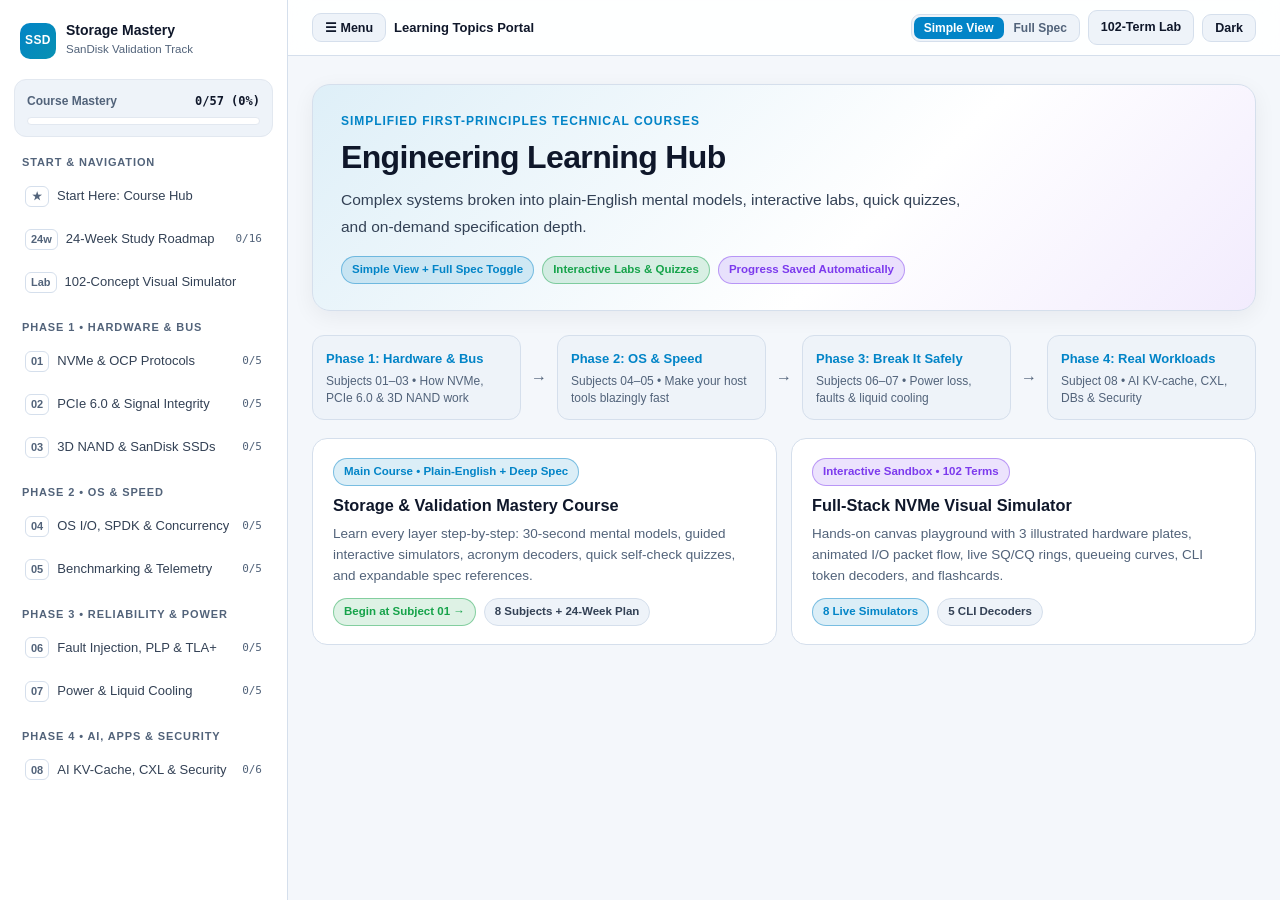
<file: index.html>
<!DOCTYPE html>
<html lang="en">
<head>
  <meta charset="UTF-8" />
  <meta name="viewport" content="width=device-width, initial-scale=1.0" />
  <title>Engineering Learning Hub &mdash; Storage Mastery Hub</title>
  <link rel="stylesheet" href="storage-learning-topics/assets/style.css" />
</head>
<body class="theme-dark">
  <div class="sidebar-backdrop" id="sidebar-backdrop"></div>
  <div class="app-shell">
    <aside class="course-sidebar" id="course-sidebar" data-base="storage-learning-topics/" data-current="portal" aria-label="Course navigation"></aside>

    <div class="main-column">
      <header class="site-header">
        <div class="header-inner">
          <div class="flex-wrap-gap">
            <button id="mobile-menu-btn" class="btn mobile-menu-btn" type="button" aria-label="Open course menu">&#9776; Menu</button>
            <div class="breadcrumbs"><span class="current">Learning Topics Portal</span></div>
          </div>
          <div class="header-controls">
            <div class="depth-switch" title="Switch between plain-English learning view and full specification depth">
              <button type="button" class="depth-btn active" data-depth="simple">Simple View</button>
              <button type="button" class="depth-btn" data-depth="deep">Full Spec</button>
            </div>
            <a class="btn" href="storage-learning-topics/nvme_systems_tutor.html">102-Term Lab</a>
            <button id="theme-toggle" class="btn" type="button">Light</button>
          </div>
        </div>
      </header>

      <main class="container">
        <section class="hero">
          <div class="hero-eyebrow">Simplified First-Principles Technical Courses</div>
          <h1>Engineering Learning Hub</h1>
          <p>Complex systems broken into plain-English mental models, interactive labs, quick quizzes, and on-demand specification depth.</p>
          <div class="hero-meta"><span class="badge badge-primary">Simple View + Full Spec Toggle</span><span class="badge badge-success">Interactive Labs &amp; Quizzes</span><span class="badge badge-violet">Progress Saved Automatically</span></div>
        </section>

        
    <div class="flow-diagram"><div class="flow-node"><strong>Phase 1: Hardware &amp; Bus</strong><span>Subjects 01–03 • How NVMe, PCIe 6.0 &amp; 3D NAND work</span></div><div class="flow-arrow">&rarr;</div><div class="flow-node"><strong>Phase 2: OS &amp; Speed</strong><span>Subjects 04–05 • Make your host tools blazingly fast</span></div><div class="flow-arrow">&rarr;</div><div class="flow-node"><strong>Phase 3: Break It Safely</strong><span>Subjects 06–07 • Power loss, faults &amp; liquid cooling</span></div><div class="flow-arrow">&rarr;</div><div class="flow-node"><strong>Phase 4: Real Workloads</strong><span>Subject 08 • AI KV-cache, CXL, DBs &amp; Security</span></div></div>

    <section class="grid-2">
      <a class="subject-card" href="storage-learning-topics/index.html">
        <div>
          <span class="badge badge-primary">Main Course &bull; Plain-English + Deep Spec</span>
          <h3>Storage &amp; Validation Mastery Course</h3>
          <p>Learn every layer step-by-step: 30-second mental models, guided interactive simulators, acronym decoders, quick self-check quizzes, and expandable spec references.</p>
        </div>
        <div class="flex-wrap-gap">
          <span class="badge badge-success">Begin at Subject 01 &rarr;</span>
          <span class="badge">8 Subjects + 24-Week Plan</span>
        </div>
      </a>

      <a class="subject-card" href="storage-learning-topics/nvme_systems_tutor.html">
        <div>
          <span class="badge badge-violet">Interactive Sandbox &bull; 102 Terms</span>
          <h3>Full-Stack NVMe Visual Simulator</h3>
          <p>Hands-on canvas playground with 3 illustrated hardware plates, animated I/O packet flow, live SQ/CQ rings, queueing curves, CLI token decoders, and flashcards.</p>
        </div>
        <div class="flex-wrap-gap">
          <span class="badge badge-primary">8 Live Simulators</span>
          <span class="badge">5 CLI Decoders</span>
        </div>
      </a>
    </section>
    

        
      </main>
    </div>
  </div>

  <script src="storage-learning-topics/assets/app.js"></script>
  
</body>
</html>
</file>
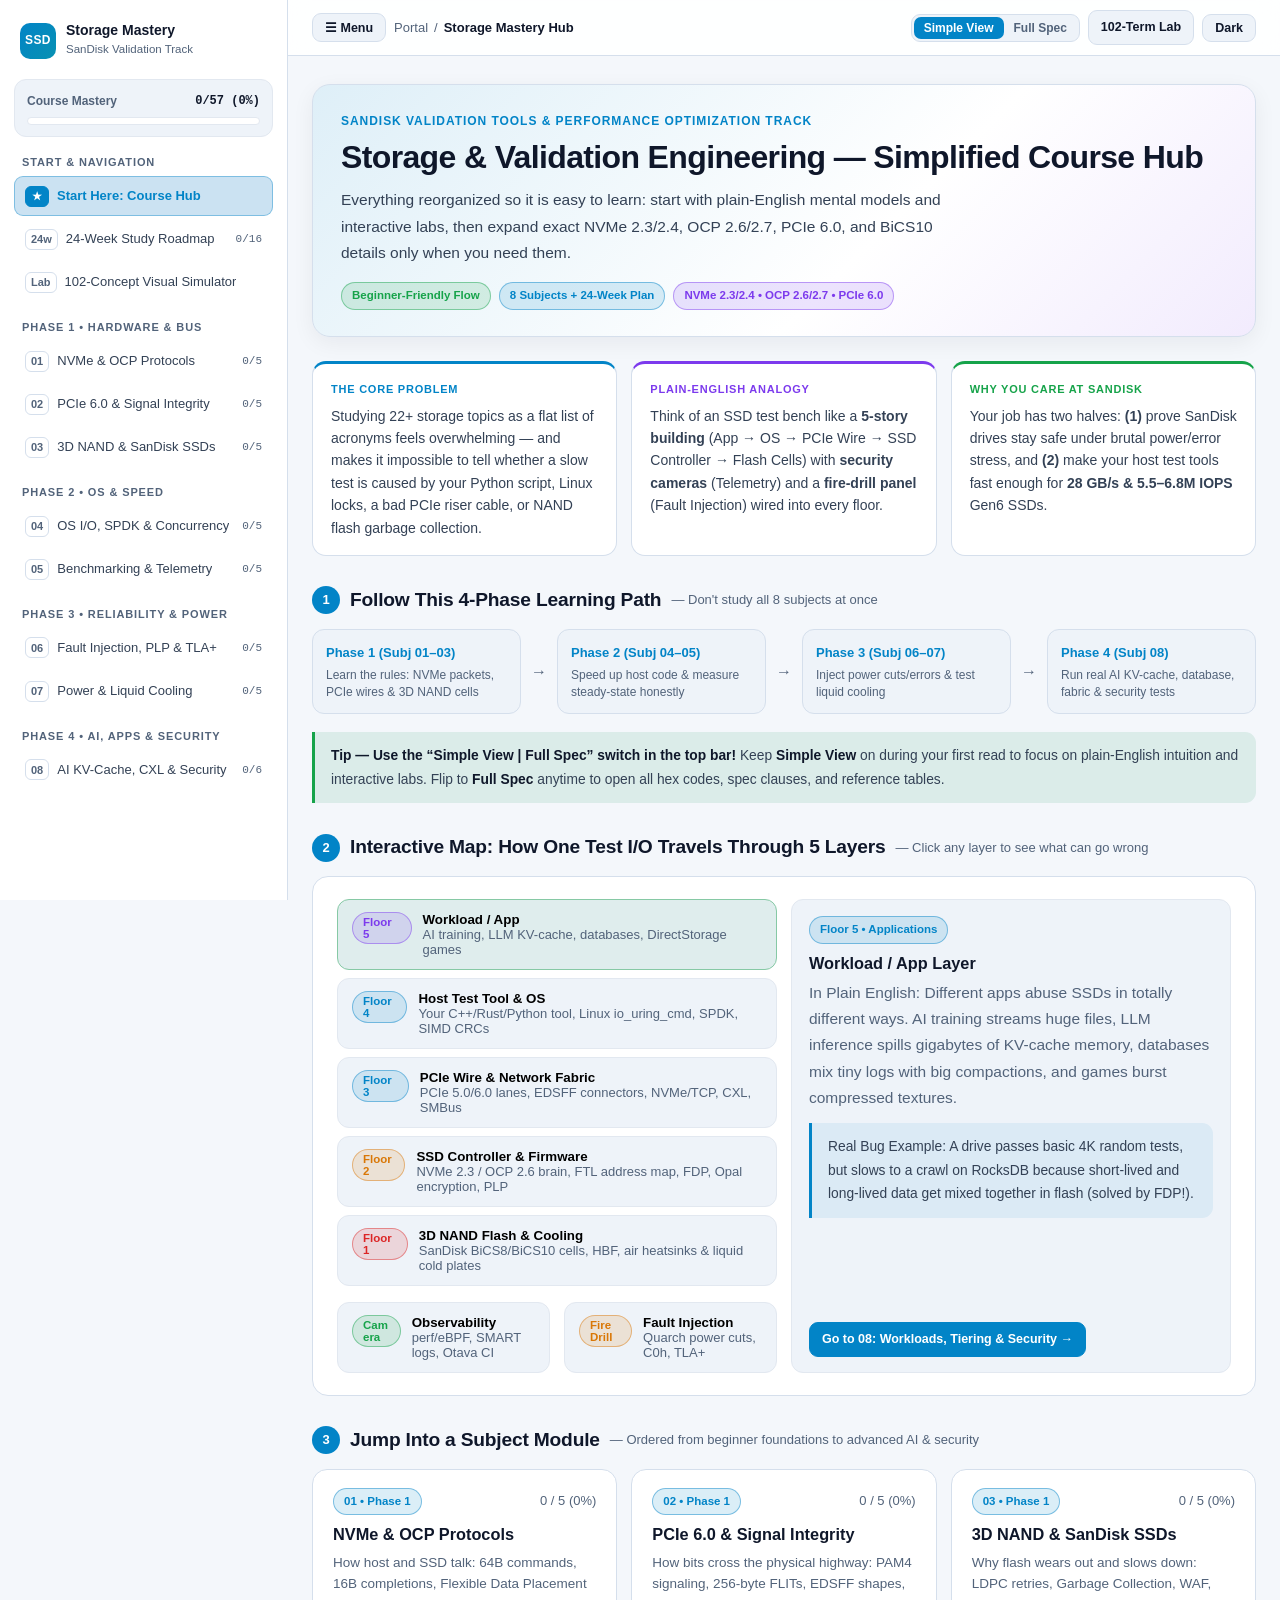
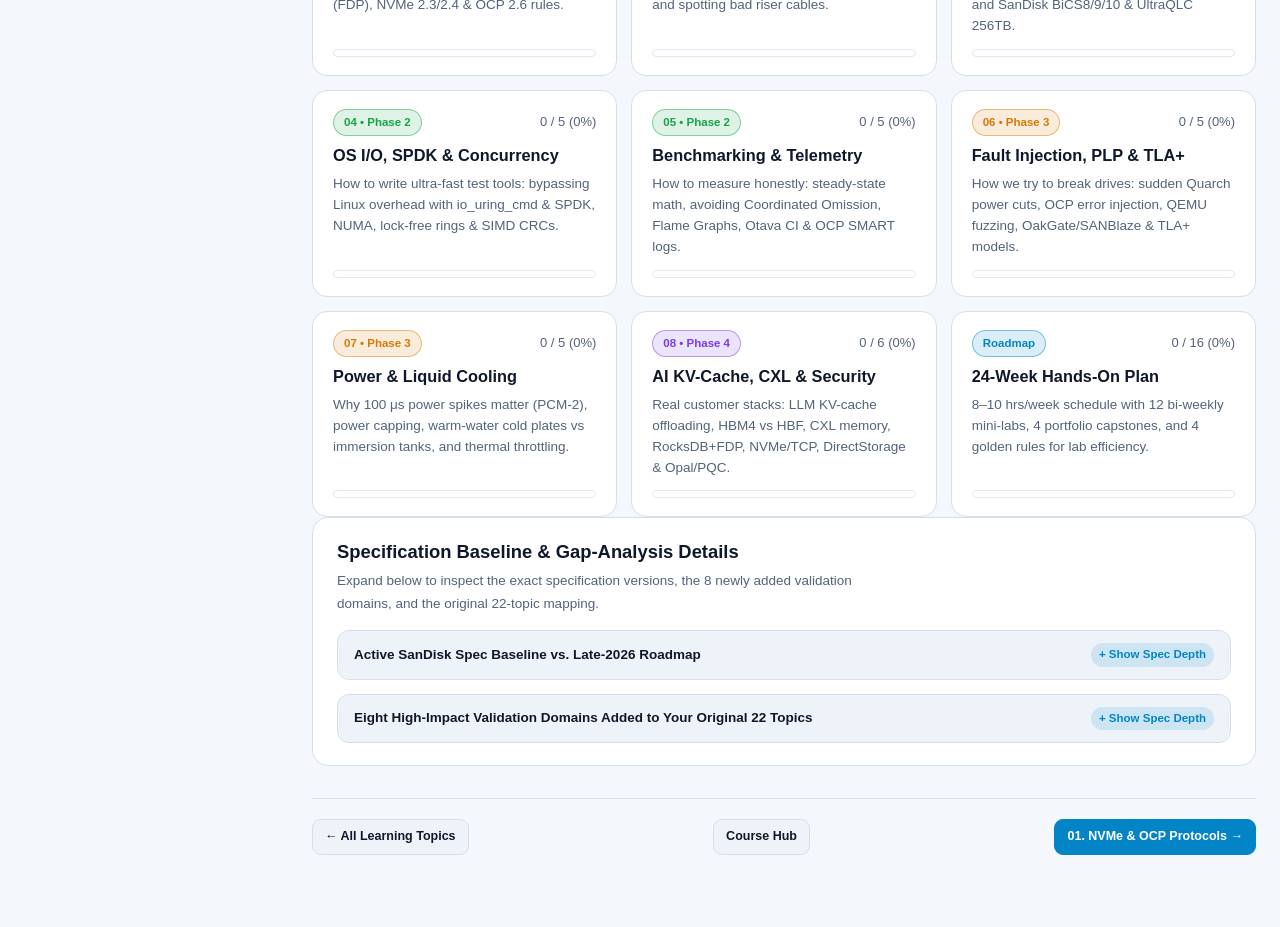
<file: storage-learning-topics/index.html>
<!DOCTYPE html>
<html lang="en">
<head>
  <meta charset="UTF-8" />
  <meta name="viewport" content="width=device-width, initial-scale=1.0" />
  <title>Storage &amp; Validation Engineering — Simplified Course Hub &mdash; Storage Mastery Hub</title>
  <link rel="stylesheet" href="assets/style.css" />
</head>
<body class="theme-dark">
  <div class="sidebar-backdrop" id="sidebar-backdrop"></div>
  <div class="app-shell">
    <aside class="course-sidebar" id="course-sidebar" data-base="./" data-current="hub" aria-label="Course navigation"></aside>

    <div class="main-column">
      <header class="site-header">
        <div class="header-inner">
          <div class="flex-wrap-gap">
            <button id="mobile-menu-btn" class="btn mobile-menu-btn" type="button" aria-label="Open course menu">&#9776; Menu</button>
            <div class="breadcrumbs"><a href="../index.html">Portal</a> <span>/</span> <span class="current">Storage Mastery Hub</span></div>
          </div>
          <div class="header-controls">
            <div class="depth-switch" title="Switch between plain-English learning view and full specification depth">
              <button type="button" class="depth-btn active" data-depth="simple">Simple View</button>
              <button type="button" class="depth-btn" data-depth="deep">Full Spec</button>
            </div>
            <a class="btn" href="./nvme_systems_tutor.html">102-Term Lab</a>
            <button id="theme-toggle" class="btn" type="button">Light</button>
          </div>
        </div>
      </header>

      <main class="container">
        <section class="hero">
          <div class="hero-eyebrow">SanDisk Validation Tools &amp; Performance Optimization Track</div>
          <h1>Storage &amp; Validation Engineering — Simplified Course Hub</h1>
          <p>Everything reorganized so it is easy to learn: start with plain-English mental models and interactive labs, then expand exact NVMe 2.3/2.4, OCP 2.6/2.7, PCIe 6.0, and BiCS10 details only when you need them.</p>
          <div class="hero-meta"><span class="badge badge-success">Beginner-Friendly Flow</span><span class="badge badge-primary">8 Subjects + 24-Week Plan</span><span class="badge badge-violet">NVMe 2.3/2.4 • OCP 2.6/2.7 • PCIe 6.0</span></div>
        </section>

        
    
    <section class="tldr-grid">
      <div class="tldr-card">
        <div class="tldr-label">The Core Problem</div>
        <p>Studying 22+ storage topics as a flat list of acronyms feels overwhelming — and makes it impossible to tell whether a slow test is caused by your Python script, Linux locks, a bad PCIe riser cable, or NAND flash garbage collection.</p>
      </div>
      <div class="tldr-card analogy">
        <div class="tldr-label">Plain-English Analogy</div>
        <p>Think of an SSD test bench like a <strong>5-story building</strong> (App &rarr; OS &rarr; PCIe Wire &rarr; SSD Controller &rarr; Flash Cells) with <strong>security cameras</strong> (Telemetry) and a <strong>fire-drill panel</strong> (Fault Injection) wired into every floor.</p>
      </div>
      <div class="tldr-card role">
        <div class="tldr-label">Why You Care at SanDisk</div>
        <p>Your job has two halves: <strong>(1)</strong> prove SanDisk drives stay safe under brutal power/error stress, and <strong>(2)</strong> make your host test tools fast enough for <strong>28 GB/s &amp; 5.5&ndash;6.8M IOPS</strong> Gen6 SSDs.</p>
      </div>
    </section>
    

    
    <div class="step-banner">
      <span class="step-num">1</span>
      <h2>Follow This 4-Phase Learning Path</h2>
      <span class="muted">&mdash; Don&#x27;t study all 8 subjects at once</span>
    </div>
    
    <div class="flow-diagram"><div class="flow-node"><strong>Phase 1 (Subj 01–03)</strong><span>Learn the rules: NVMe packets, PCIe wires &amp; 3D NAND cells</span></div><div class="flow-arrow">&rarr;</div><div class="flow-node"><strong>Phase 2 (Subj 04–05)</strong><span>Speed up host code &amp; measure steady-state honestly</span></div><div class="flow-arrow">&rarr;</div><div class="flow-node"><strong>Phase 3 (Subj 06–07)</strong><span>Inject power cuts/errors &amp; test liquid cooling</span></div><div class="flow-arrow">&rarr;</div><div class="flow-node"><strong>Phase 4 (Subj 08)</strong><span>Run real AI KV-cache, database, fabric &amp; security tests</span></div></div>

    <div class="callout success">
      <strong>Tip &mdash; Use the &ldquo;Simple View | Full Spec&rdquo; switch in the top bar!</strong> Keep <strong>Simple View</strong> on during your first read to focus on plain-English intuition and interactive labs. Flip to <strong>Full Spec</strong> anytime to open all hex codes, spec clauses, and reference tables.
    </div>

    
    <div class="step-banner">
      <span class="step-num">2</span>
      <h2>Interactive Map: How One Test I/O Travels Through 5 Layers</h2>
      <span class="muted">&mdash; Click any layer to see what can go wrong</span>
    </div>
    
    <section class="card">
      <div class="grid-2">
        <div style="display:flex; flex-direction:column; gap:8px;">
          <button type="button" class="check-item stack-btn" data-layer="l5" style="text-align:left; width:100%;">
            <span class="badge badge-violet">Floor 5</span>
            <div><strong>Workload / App</strong><div class="small muted">AI training, LLM KV-cache, databases, DirectStorage games</div></div>
          </button>
          <button type="button" class="check-item stack-btn" data-layer="l4" style="text-align:left; width:100%;">
            <span class="badge badge-primary">Floor 4</span>
            <div><strong>Host Test Tool &amp; OS</strong><div class="small muted">Your C++/Rust/Python tool, Linux io_uring_cmd, SPDK, SIMD CRCs</div></div>
          </button>
          <button type="button" class="check-item stack-btn" data-layer="l3" style="text-align:left; width:100%;">
            <span class="badge badge-primary">Floor 3</span>
            <div><strong>PCIe Wire &amp; Network Fabric</strong><div class="small muted">PCIe 5.0/6.0 lanes, EDSFF connectors, NVMe/TCP, CXL, SMBus</div></div>
          </button>
          <button type="button" class="check-item stack-btn" data-layer="l2" style="text-align:left; width:100%;">
            <span class="badge badge-warning">Floor 2</span>
            <div><strong>SSD Controller &amp; Firmware</strong><div class="small muted">NVMe 2.3 / OCP 2.6 brain, FTL address map, FDP, Opal encryption, PLP</div></div>
          </button>
          <button type="button" class="check-item stack-btn" data-layer="l1" style="text-align:left; width:100%;">
            <span class="badge badge-error">Floor 1</span>
            <div><strong>3D NAND Flash &amp; Cooling</strong><div class="small muted">SanDisk BiCS8/BiCS10 cells, HBF, air heatsinks &amp; liquid cold plates</div></div>
          </button>
          <div class="grid-2 mt-2">
            <button type="button" class="check-item stack-btn" data-layer="pa" style="text-align:left; width:100%;">
              <span class="badge badge-success">Camera</span>
              <div><strong>Observability</strong><div class="small muted">perf/eBPF, SMART logs, Otava CI</div></div>
            </button>
            <button type="button" class="check-item stack-btn" data-layer="pb" style="text-align:left; width:100%;">
              <span class="badge badge-warning">Fire Drill</span>
              <div><strong>Fault Injection</strong><div class="small muted">Quarch power cuts, C0h, TLA+</div></div>
            </button>
          </div>
        </div>

        <div class="sub-panel" style="display:flex; flex-direction:column; justify-content:space-between; gap:12px;">
          <div>
            <span class="badge badge-primary" id="li-tag">Floor 5</span>
            <h3 id="li-title" style="margin-top:8px;">Workload / App</h3>
            <p id="li-desc" class="muted" style="margin:6px 0 10px;"></p>
            <div class="callout" id="li-symptom"></div>
          </div>
          <div class="flex-wrap-gap" id="li-links"></div>
        </div>
      </div>
    </section>

    
    <div class="step-banner">
      <span class="step-num">3</span>
      <h2>Jump Into a Subject Module</h2>
      <span class="muted">&mdash; Ordered from beginner foundations to advanced AI &amp; security</span>
    </div>
    
    <section class="grid-3">
      <a class="subject-card" href="01-standards-and-protocols/index.html" data-progress-prefix="p01_" data-progress-total="5">
        <div>
          <div class="flex-wrap-gap" style="justify-content:space-between;"><span class="badge badge-primary">01 &bull; Phase 1</span><span class="small muted progress-text">0 / 5 (0%)</span></div>
          <h3>NVMe &amp; OCP Protocols</h3>
          <p>How host and SSD talk: 64B commands, 16B completions, Flexible Data Placement (FDP), NVMe 2.3/2.4 &amp; OCP 2.6 rules.</p>
        </div>
        <div class="progress-track"><div class="progress-fill" style="width:0%"></div></div>
      </a>

      <a class="subject-card" href="02-pcie-interconnects-and-si/index.html" data-progress-prefix="p02_" data-progress-total="5">
        <div>
          <div class="flex-wrap-gap" style="justify-content:space-between;"><span class="badge badge-primary">02 &bull; Phase 1</span><span class="small muted progress-text">0 / 5 (0%)</span></div>
          <h3>PCIe 6.0 &amp; Signal Integrity</h3>
          <p>How bits cross the physical highway: PAM4 signaling, 256-byte FLITs, EDSFF shapes, and spotting bad riser cables.</p>
        </div>
        <div class="progress-track"><div class="progress-fill" style="width:0%"></div></div>
      </a>

      <a class="subject-card" href="03-flash-physics-and-sandisk-platforms/index.html" data-progress-prefix="p03_" data-progress-total="5">
        <div>
          <div class="flex-wrap-gap" style="justify-content:space-between;"><span class="badge badge-primary">03 &bull; Phase 1</span><span class="small muted progress-text">0 / 5 (0%)</span></div>
          <h3>3D NAND &amp; SanDisk SSDs</h3>
          <p>Why flash wears out and slows down: LDPC retries, Garbage Collection, WAF, and SanDisk BiCS8/9/10 &amp; UltraQLC 256TB.</p>
        </div>
        <div class="progress-track"><div class="progress-fill" style="width:0%"></div></div>
      </a>

      <a class="subject-card" href="04-architecture-os-and-concurrency/index.html" data-progress-prefix="p04_" data-progress-total="5">
        <div>
          <div class="flex-wrap-gap" style="justify-content:space-between;"><span class="badge badge-success">04 &bull; Phase 2</span><span class="small muted progress-text">0 / 5 (0%)</span></div>
          <h3>OS I/O, SPDK &amp; Concurrency</h3>
          <p>How to write ultra-fast test tools: bypassing Linux overhead with io_uring_cmd &amp; SPDK, NUMA, lock-free rings &amp; SIMD CRCs.</p>
        </div>
        <div class="progress-track"><div class="progress-fill" style="width:0%"></div></div>
      </a>

      <a class="subject-card" href="05-performance-telemetry-and-observability/index.html" data-progress-prefix="p05_" data-progress-total="5">
        <div>
          <div class="flex-wrap-gap" style="justify-content:space-between;"><span class="badge badge-success">05 &bull; Phase 2</span><span class="small muted progress-text">0 / 5 (0%)</span></div>
          <h3>Benchmarking &amp; Telemetry</h3>
          <p>How to measure honestly: steady-state math, avoiding Coordinated Omission, Flame Graphs, Otava CI &amp; OCP SMART logs.</p>
        </div>
        <div class="progress-track"><div class="progress-fill" style="width:0%"></div></div>
      </a>

      <a class="subject-card" href="06-validation-fault-injection-and-formal-methods/index.html" data-progress-prefix="p06_" data-progress-total="5">
        <div>
          <div class="flex-wrap-gap" style="justify-content:space-between;"><span class="badge badge-warning">06 &bull; Phase 3</span><span class="small muted progress-text">0 / 5 (0%)</span></div>
          <h3>Fault Injection, PLP &amp; TLA+</h3>
          <p>How we try to break drives: sudden Quarch power cuts, OCP error injection, QEMU fuzzing, OakGate/SANBlaze &amp; TLA+ models.</p>
        </div>
        <div class="progress-track"><div class="progress-fill" style="width:0%"></div></div>
      </a>

      <a class="subject-card" href="07-power-thermals-and-liquid-cooling/index.html" data-progress-prefix="p07_" data-progress-total="5">
        <div>
          <div class="flex-wrap-gap" style="justify-content:space-between;"><span class="badge badge-warning">07 &bull; Phase 3</span><span class="small muted progress-text">0 / 5 (0%)</span></div>
          <h3>Power &amp; Liquid Cooling</h3>
          <p>Why 100 &mu;s power spikes matter (PCM-2), power capping, warm-water cold plates vs immersion tanks, and thermal throttling.</p>
        </div>
        <div class="progress-track"><div class="progress-fill" style="width:0%"></div></div>
      </a>

      <a class="subject-card" href="08-workloads-tiering-fabrics-and-security/index.html" data-progress-prefix="p08_" data-progress-total="6">
        <div>
          <div class="flex-wrap-gap" style="justify-content:space-between;"><span class="badge badge-violet">08 &bull; Phase 4</span><span class="small muted progress-text">0 / 6 (0%)</span></div>
          <h3>AI KV-Cache, CXL &amp; Security</h3>
          <p>Real customer stacks: LLM KV-cache offloading, HBM4 vs HBF, CXL memory, RocksDB+FDP, NVMe/TCP, DirectStorage &amp; Opal/PQC.</p>
        </div>
        <div class="progress-track"><div class="progress-fill" style="width:0%"></div></div>
      </a>

      <a class="subject-card" href="09-24-week-mastery-syllabus/index.html" data-progress-prefix="syl_" data-progress-total="16">
        <div>
          <div class="flex-wrap-gap" style="justify-content:space-between;"><span class="badge badge-primary">Roadmap</span><span class="small muted progress-text">0 / 16 (0%)</span></div>
          <h3>24-Week Hands-On Plan</h3>
          <p>8&ndash;10 hrs/week schedule with 12 bi-weekly mini-labs, 4 portfolio capstones, and 4 golden rules for lab efficiency.</p>
        </div>
        <div class="progress-track"><div class="progress-fill" style="width:0%"></div></div>
      </a>
    </section>

    <section class="card">
      <h2 style="margin-bottom:6px;">Specification Baseline &amp; Gap-Analysis Details</h2>
      <p class="card-subtitle">Expand below to inspect the exact specification versions, the 8 newly added validation domains, and the original 22-topic mapping.</p>

      <details class="deep-dive">
        <summary>Active SanDisk Spec Baseline vs. Late-2026 Roadmap</summary>
        <div class="deep-dive-body">
          <ul class="clean-list">
            <li><strong>Active Team Baseline:</strong> NVMe Base 2.3, NVM Command Set 1.2, PCIe Transport 1.3, TCG Storage Architecture Core 2.01, TCG Opal 2.30, and OCP Datacenter NVMe SSD 2.6.</li>
            <li><strong>Late-2026 Transition:</strong> NVMe 2.4 (ratified August 2026), OCP 2.7, PCIe 6.0 enterprise SSDs (vendor-reported up to 28 GB/s &amp; 5.5&ndash;6.8M IOPS), 332-layer BiCS10 NAND, and High Bandwidth Flash (HBF) for AI inference.</li>
          </ul>
        </div>
      </details>

      <details class="deep-dive">
        <summary>Eight High-Impact Validation Domains Added to Your Original 22 Topics</summary>
        <div class="deep-dive-body">
          <ol class="clean-list">
            <li><strong>Splitting &ldquo;TCP&rdquo; into TCG Security &amp; NVMe/TCP Fabrics:</strong> Separates TCG Core 2.01 / Opal 2.30 encryption from NVMe/TCP (1.2/1.3) &amp; RoCEv2 network storage.</li>
            <li><strong>Validator-as-a-System Engineering:</strong> Eliminates host CPU bottlenecks at Gen6 rates using Intel ISA-L SIMD CRCs, lock-free queues, NUMA pinning &amp; zero-copy DMA.</li>
            <li><strong>Out-of-Band Sidebands:</strong> NVMe-MI 2.1/2.2 over MCTP, SMBus/I2C, I3C &amp; PCIe VDM for health polling, sideband FW updates &amp; SPDM auth.</li>
            <li><strong>Formal State-Machine Modeling (TLA+ / PlusCal):</strong> Mathematically verifies concurrent resets, queue invariants &amp; PLP safety (actively recruited at SanDisk).</li>
            <li><strong>Statistical Rigor &amp; CI Change-Point Detection:</strong> SNIA SSS PTS steady-state math, Coordinated Omission prevention, p99.99/max &amp; Apache Otava (Hunter).</li>
            <li><strong>Form Factors &amp; Signal Integrity:</strong> EDSFF E1.S/E1.L/E3.S/E3.L (SFF-TA-1002), Gen5/Gen6 riser loss &amp; PCIe eye diagnostics (<code>nvmeadm sandisk/pci-eye</code>).</li>
            <li><strong>Commercial HIL &amp; Shift-Left Emulation:</strong> OakGate, SANBlaze, Quarch PPM/PAM, LeCroy Summit + early offline dev on QEMU/FEMU.</li>
            <li><strong>AI-Assisted Engineering Governance:</strong> Accelerating scripting/log triage with approved AI tools while verifying outputs &amp; protecting IP boundaries.</li>
          </ol>
        </div>
      </details>
    </section>
    

        <nav class="subject-pager"><a class="btn" href="./../index.html">&larr; All Learning Topics</a><a class="btn" href="./index.html">Course Hub</a><a class="btn btn-primary" href="./01-standards-and-protocols/index.html">01. NVMe &amp; OCP Protocols &rarr;</a></nav>
      </main>
    </div>
  </div>

  <script src="assets/app.js"></script>
  <script>

    const LAYERS = {
      l5: {
        tag: 'Floor 5 • Applications',
        title: 'Workload / App Layer',
        desc: 'In Plain English: Different apps abuse SSDs in totally different ways. AI training streams huge files, LLM inference spills gigabytes of KV-cache memory, databases mix tiny logs with big compactions, and games burst compressed textures.',
        symptom: 'Real Bug Example: A drive passes basic 4K random tests, but slows to a crawl on RocksDB because short-lived and long-lived data get mixed together in flash (solved by FDP!).',
        links: [['Go to 08: Workloads, Tiering & Security', '08-workloads-tiering-fabrics-and-security/index.html']]
      },
      l4: {
        tag: 'Floor 4 • Host Computer',
        title: 'Host Test Tool & Operating System',
        desc: 'In Plain English: Before an I/O ever reaches the SSD, it has to get out of your Linux/Windows server. Standard OS system calls and locks add ~40% extra delay and burn CPU cores checking CRCs.',
        symptom: 'Golden Rule: Always prove your host PC is innocent first! Use io_uring_cmd or SPDK polling, pin to the local NUMA socket, and use Intel ISA-L SIMD instructions.',
        links: [['Go to 04: OS I/O, SPDK & Concurrency', '04-architecture-os-and-concurrency/index.html']]
      },
      l3: {
        tag: 'Floor 3 • Physical Wires',
        title: 'PCIe Bus, Connectors & Fabrics',
        desc: 'In Plain English: PCIe 6.0 sends 64 billion transfers/sec per lane using 4 voltage levels (PAM4) packed into 256-byte FLIT boxes with built-in error correction.',
        symptom: 'Real Bug Example: A loose or noisy PCIe Gen5/Gen6 riser card causes thousands of invisible link retries — making a healthy SSD look broken.',
        links: [['Go to 02: PCIe 6.0 & Signal Integrity', '02-pcie-interconnects-and-si/index.html']]
      },
      l2: {
        tag: 'Floor 2 • Drive Brain',
        title: 'SSD Controller & Firmware',
        desc: 'In Plain English: Inside the SSD sits a multi-core ARM/RISC-V computer running firmware. It speaks NVMe 2.3 & OCP 2.6, translates logical block addresses to physical flash (FTL), encrypts data (Opal), and manages emergency power-loss capacitors (PLP).',
        symptom: 'Real Bug Example: If firmware hangs, OCP 2.6 requires a watchdog to catch it in under 2 seconds (CRASH-5) and recover cleanly without losing data.',
        links: [['Go to 01: NVMe & OCP Protocols', '01-standards-and-protocols/index.html']]
      },
      l1: {
        tag: 'Floor 1 • Silicon Physics',
        title: '3D NAND Flash & Cooling',
        desc: 'In Plain English: Flash cells trap electrons inside 218 to 332 stacked layers (BiCS8–BiCS10). Over time, electrons leak out, forcing slow error-recovery retries, while dense 40–70W Gen6 drives need warm-water cold plates to avoid overheating.',
        symptom: 'Real Bug Example: Sudden multi-millisecond p99.99 latency spikes happen when worn flash cells fail fast ECC and fall back to multi-pass voltage retries or garbage collection.',
        links: [['Go to 03: 3D NAND & SanDisk SSDs', '03-flash-physics-and-sandisk-platforms/index.html'], ['Go to 07: Power & Liquid Cooling', '07-power-thermals-and-liquid-cooling/index.html']]
      },
      pa: {
        tag: 'Security Cameras • All Floors',
        title: 'Observability, Profiling & Telemetry',
        desc: 'In Plain English: Tools like Linux perf/eBPF Flame Graphs show where CPU time goes, NVMe/OCP SMART log pages expose internal SSD health counters, and Apache Otava catches subtle CI speed regressions.',
        symptom: 'Real Bug Example: Testing a brand-new empty drive (FOB) gives fake 2–3× inflated write speeds — you must precondition to steady state first!',
        links: [['Go to 05: Benchmarking & Telemetry', '05-performance-telemetry-and-observability/index.html']]
      },
      pb: {
        tag: 'Fire Drill Panel • All Floors',
        title: 'Fault Injection, Fuzzing & Formal Models',
        desc: 'In Plain English: Don’t just test sunny-day reads and writes. Pull power mid-write with Quarch modules, inject 21 types of firmware faults (OCP C0h), fuzz commands on QEMU, and prove state machines mathematically with TLA+.',
        symptom: 'Real Bug Example: State-aware fuzzing on an emulator finds rare command-order crashes in 67% fewer tries than blind random fuzzing.',
        links: [['Go to 06: Fault Injection, PLP & TLA+', '06-validation-fault-injection-and-formal-methods/index.html']]
      }
    };

    function showLayer(key) {
      const d = LAYERS[key] || LAYERS.l5;
      document.querySelectorAll('.stack-btn').forEach(b => b.classList.toggle('done', b.dataset.layer === key));
      document.getElementById('li-tag').textContent = d.tag;
      document.getElementById('li-title').textContent = d.title;
      document.getElementById('li-desc').textContent = d.desc;
      document.getElementById('li-symptom').textContent = d.symptom;
      document.getElementById('li-links').innerHTML = d.links.map(([lbl, href]) => `<a class="btn btn-primary" href="${href}">${lbl} &rarr;</a>`).join('');
    }
    document.querySelectorAll('.stack-btn').forEach(b => b.addEventListener('click', () => showLayer(b.dataset.layer)));
    showLayer('l5');
    
</script>
</body>
</html>
</file>
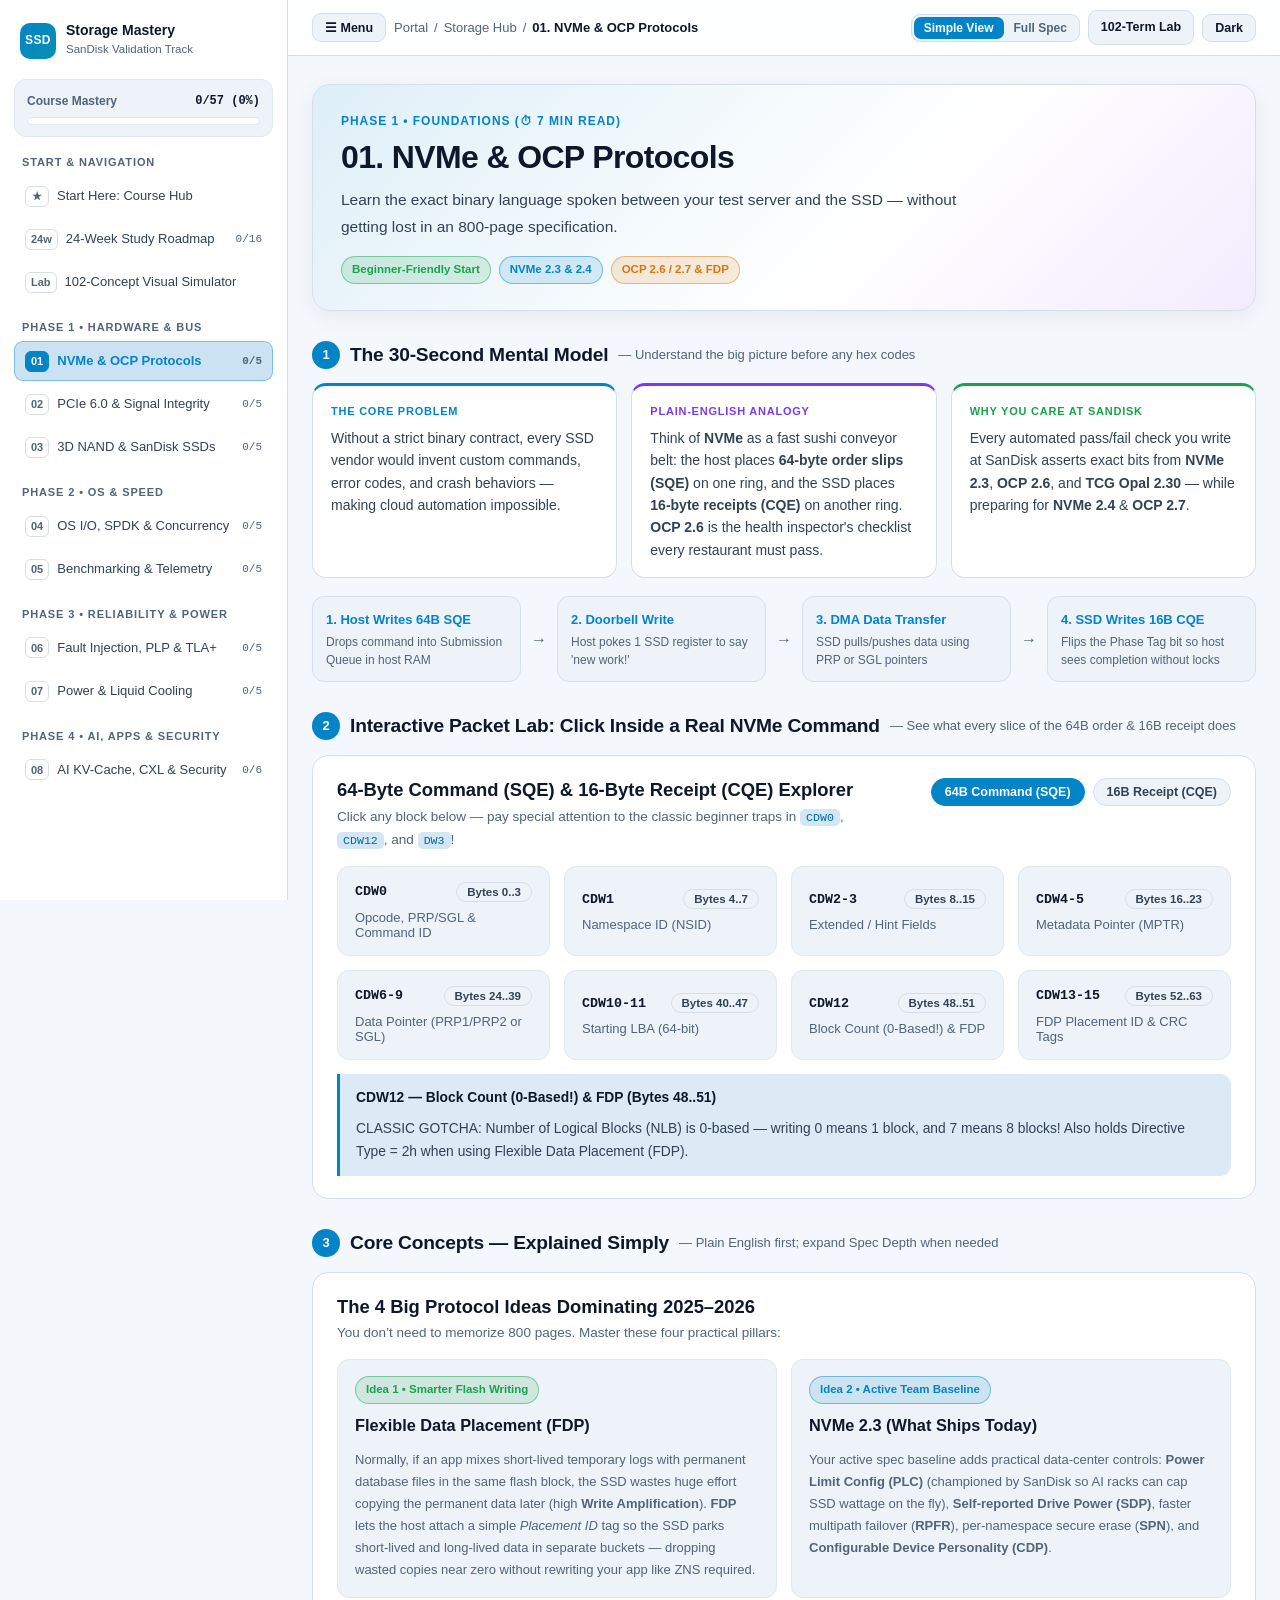
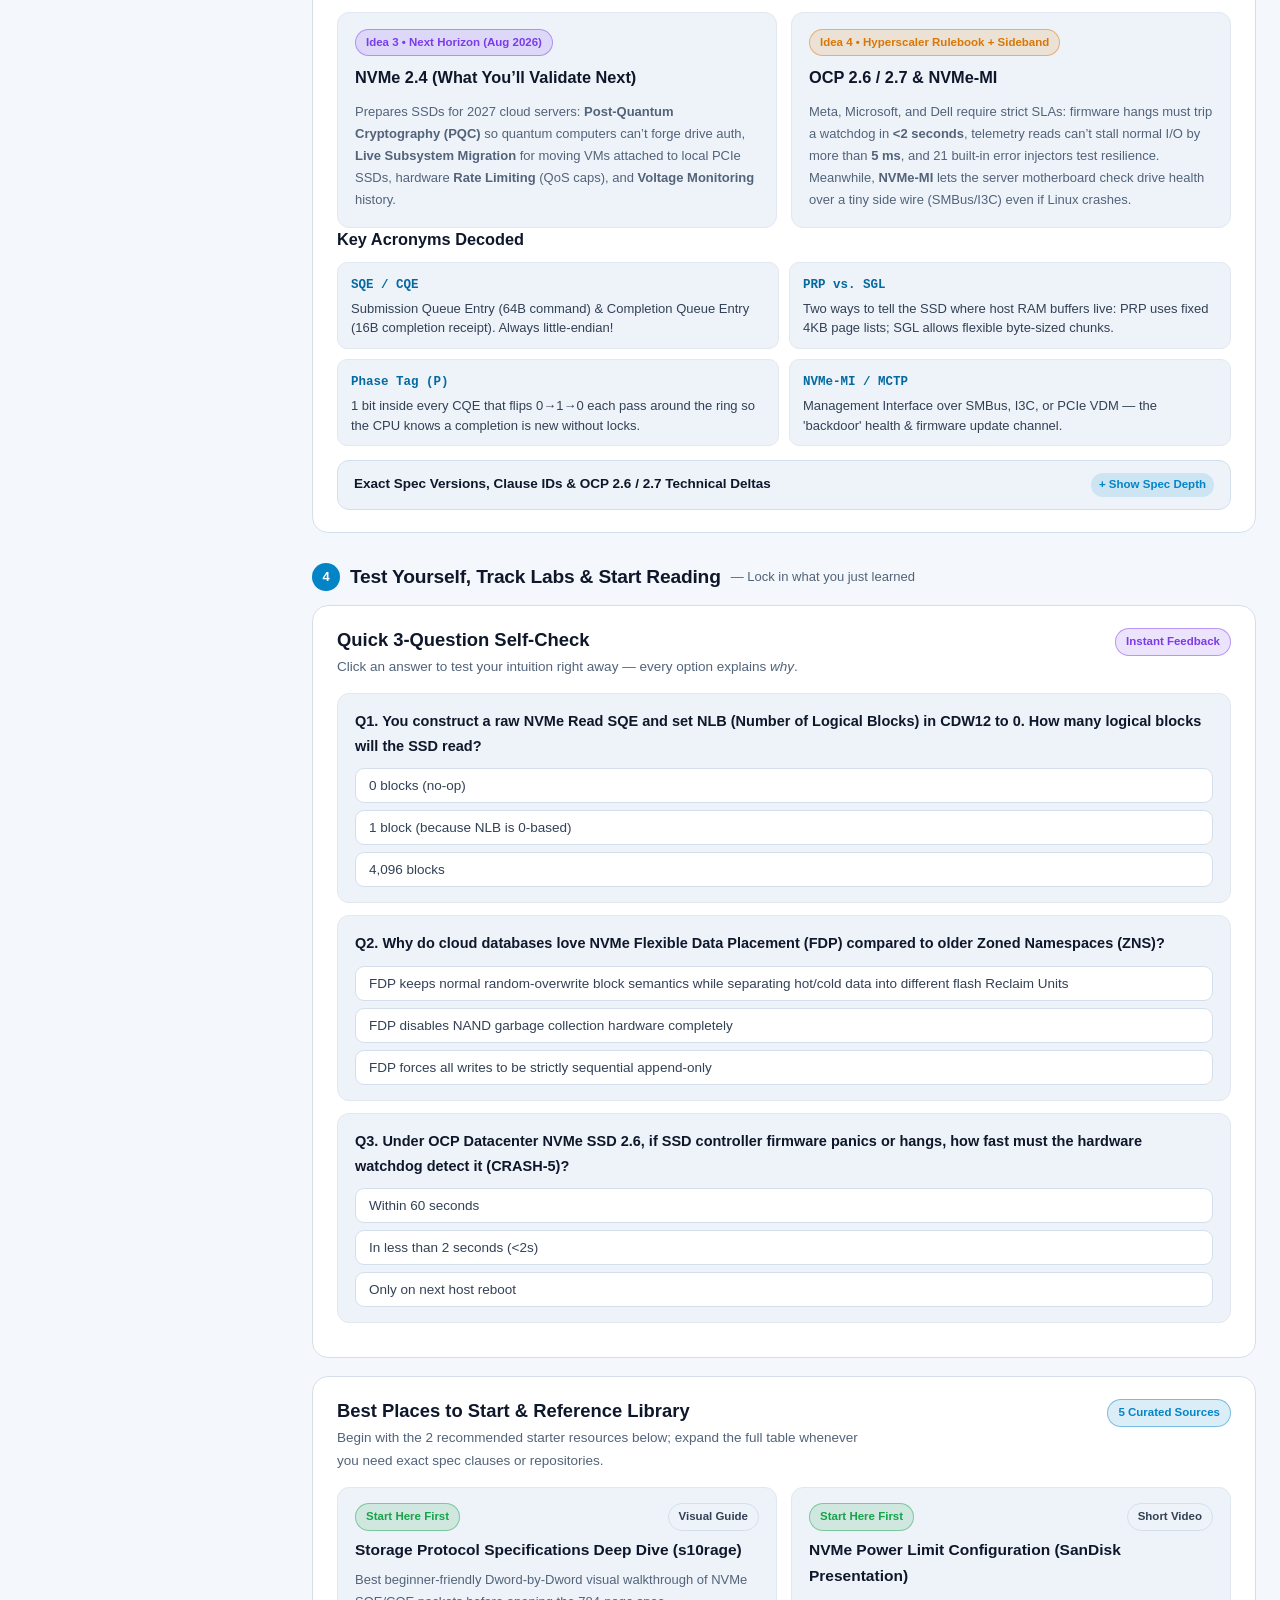
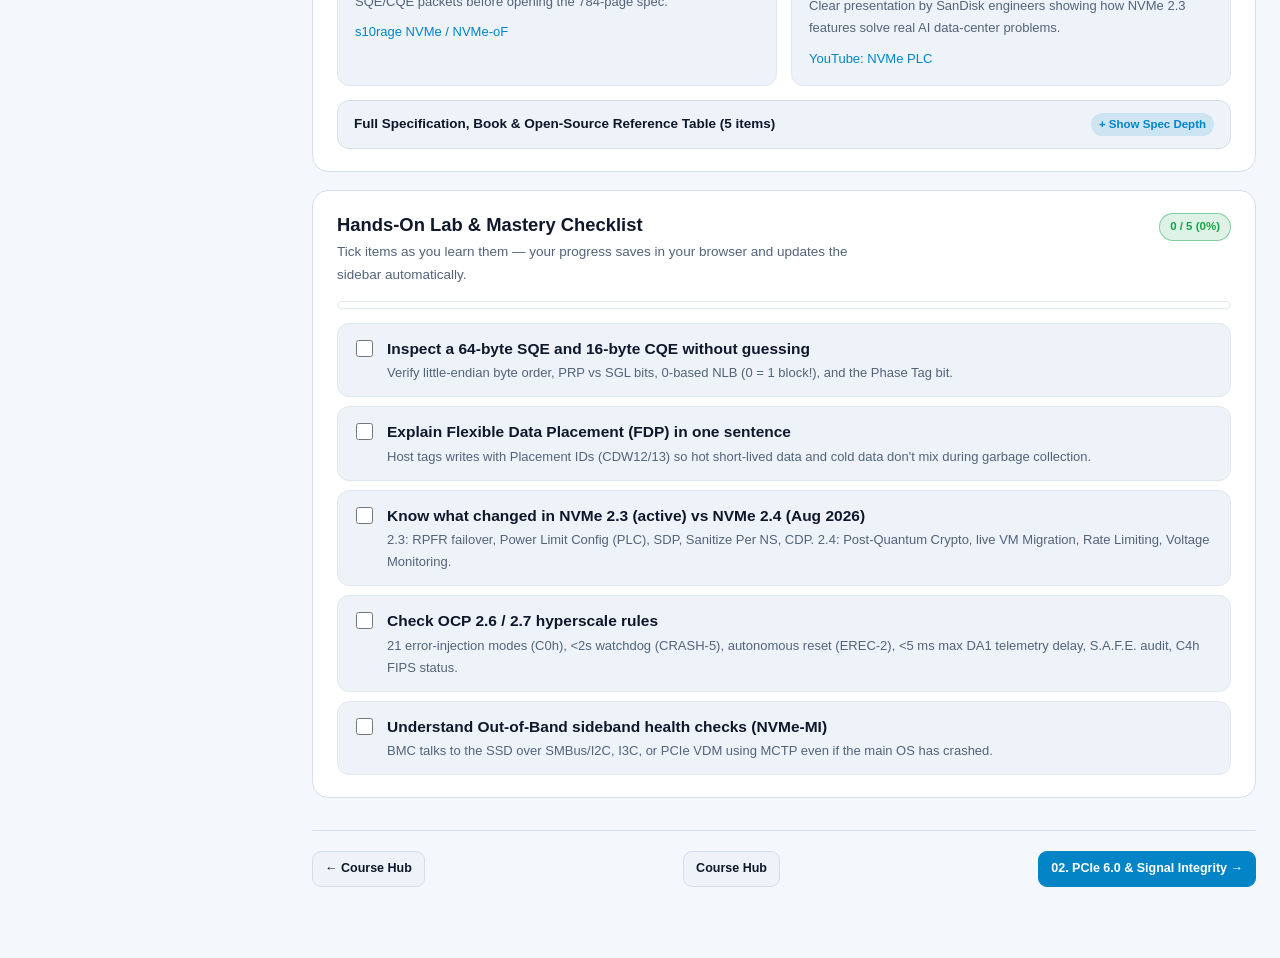
<file: storage-learning-topics/01-standards-and-protocols/index.html>
<!DOCTYPE html>
<html lang="en">
<head>
  <meta charset="UTF-8" />
  <meta name="viewport" content="width=device-width, initial-scale=1.0" />
  <title>01. NVMe &amp; OCP Protocols &mdash; Storage Mastery Hub</title>
  <link rel="stylesheet" href="../assets/style.css" />
</head>
<body class="theme-dark">
  <div class="sidebar-backdrop" id="sidebar-backdrop"></div>
  <div class="app-shell">
    <aside class="course-sidebar" id="course-sidebar" data-base="../" data-current="p01" aria-label="Course navigation"></aside>

    <div class="main-column">
      <header class="site-header">
        <div class="header-inner">
          <div class="flex-wrap-gap">
            <button id="mobile-menu-btn" class="btn mobile-menu-btn" type="button" aria-label="Open course menu">&#9776; Menu</button>
            <div class="breadcrumbs"><a href="../../index.html">Portal</a> <span>/</span> <a href="../index.html">Storage Hub</a> <span>/</span> <span class="current">01. NVMe &amp; OCP Protocols</span></div>
          </div>
          <div class="header-controls">
            <div class="depth-switch" title="Switch between plain-English learning view and full specification depth">
              <button type="button" class="depth-btn active" data-depth="simple">Simple View</button>
              <button type="button" class="depth-btn" data-depth="deep">Full Spec</button>
            </div>
            <a class="btn" href="../nvme_systems_tutor.html">102-Term Lab</a>
            <button id="theme-toggle" class="btn" type="button">Light</button>
          </div>
        </div>
      </header>

      <main class="container">
        <section class="hero">
          <div class="hero-eyebrow">Phase 1 • Foundations (⏱ 7 min read)</div>
          <h1>01. NVMe &amp; OCP Protocols</h1>
          <p>Learn the exact binary language spoken between your test server and the SSD — without getting lost in an 800-page specification.</p>
          <div class="hero-meta"><span class="badge badge-success">Beginner-Friendly Start</span><span class="badge badge-primary">NVMe 2.3 &amp; 2.4</span><span class="badge badge-warning">OCP 2.6 / 2.7 &amp; FDP</span></div>
        </section>

        
    
    <div class="step-banner">
      <span class="step-num">1</span>
      <h2>The 30-Second Mental Model</h2>
      <span class="muted">&mdash; Understand the big picture before any hex codes</span>
    </div>
    
    
    <section class="tldr-grid">
      <div class="tldr-card">
        <div class="tldr-label">The Core Problem</div>
        <p>Without a strict binary contract, every SSD vendor would invent custom commands, error codes, and crash behaviors &mdash; making cloud automation impossible.</p>
      </div>
      <div class="tldr-card analogy">
        <div class="tldr-label">Plain-English Analogy</div>
        <p>Think of <strong>NVMe</strong> as a fast sushi conveyor belt: the host places <strong>64-byte order slips (SQE)</strong> on one ring, and the SSD places <strong>16-byte receipts (CQE)</strong> on another ring. <strong>OCP 2.6</strong> is the health inspector's checklist every restaurant must pass.</p>
      </div>
      <div class="tldr-card role">
        <div class="tldr-label">Why You Care at SanDisk</div>
        <p>Every automated pass/fail check you write at SanDisk asserts exact bits from <strong>NVMe 2.3</strong>, <strong>OCP 2.6</strong>, and <strong>TCG Opal 2.30</strong> &mdash; while preparing for <strong>NVMe 2.4</strong> &amp; <strong>OCP 2.7</strong>.</p>
      </div>
    </section>
    

    <div class="flow-diagram"><div class="flow-node"><strong>1. Host Writes 64B SQE</strong><span>Drops command into Submission Queue in host RAM</span></div><div class="flow-arrow">&rarr;</div><div class="flow-node"><strong>2. Doorbell Write</strong><span>Host pokes 1 SSD register to say &#x27;new work!&#x27;</span></div><div class="flow-arrow">&rarr;</div><div class="flow-node"><strong>3. DMA Data Transfer</strong><span>SSD pulls/pushes data using PRP or SGL pointers</span></div><div class="flow-arrow">&rarr;</div><div class="flow-node"><strong>4. SSD Writes 16B CQE</strong><span>Flips the Phase Tag bit so host sees completion without locks</span></div></div>

    
    <div class="step-banner">
      <span class="step-num">2</span>
      <h2>Interactive Packet Lab: Click Inside a Real NVMe Command</h2>
      <span class="muted">&mdash; See what every slice of the 64B order &amp; 16B receipt does</span>
    </div>
    
    <section class="card">
      <div class="card-header">
        <div>
          <h2>64-Byte Command (SQE) &amp; 16-Byte Receipt (CQE) Explorer</h2>
          <p class="card-subtitle">Click any block below &mdash; pay special attention to the classic beginner traps in <code>CDW0</code>, <code>CDW12</code>, and <code>DW3</code>!</p>
        </div>
        <div class="pill-bar mb-0" data-tab-group="p01-frame">
          <button type="button" class="pill active" data-tab-target="sqe">64B Command (SQE)</button>
          <button type="button" class="pill" data-tab-target="cqe">16B Receipt (CQE)</button>
        </div>
      </div>

      <div class="tab-pane active" data-tab-pane-group="p01-frame" data-tab-pane="sqe">
        <div class="grid-4" id="sqe-grid"></div>
      </div>
      <div class="tab-pane" data-tab-pane-group="p01-frame" data-tab-pane="cqe">
        <div class="grid-4" id="cqe-grid"></div>
      </div>

      <div class="callout mt-3 mb-0" id="frame-detail">
        <strong id="fd-title">Select a field above</strong>
        <p id="fd-body" class="mb-0 mt-2"></p>
      </div>
    </section>

    
    <div class="step-banner">
      <span class="step-num">3</span>
      <h2>Core Concepts — Explained Simply</h2>
      <span class="muted">&mdash; Plain English first; expand Spec Depth when needed</span>
    </div>
    
    <section class="card">
      <h2>The 4 Big Protocol Ideas Dominating 2025&ndash;2026</h2>
      <p class="card-subtitle">You don&rsquo;t need to memorize 800 pages. Master these four practical pillars:</p>

      <div class="grid-2 mt-3">
        <div class="sub-panel">
          <span class="badge badge-success mb-2">Idea 1 &bull; Smarter Flash Writing</span>
          <h3>Flexible Data Placement (FDP)</h3>
          <p class="small muted mb-0">Normally, if an app mixes short-lived temporary logs with permanent database files in the same flash block, the SSD wastes huge effort copying the permanent data later (high <strong>Write Amplification</strong>). <strong>FDP</strong> lets the host attach a simple <em>Placement ID</em> tag so the SSD parks short-lived and long-lived data in separate buckets &mdash; dropping wasted copies near zero without rewriting your app like ZNS required.</p>
        </div>

        <div class="sub-panel">
          <span class="badge badge-primary mb-2">Idea 2 &bull; Active Team Baseline</span>
          <h3>NVMe 2.3 (What Ships Today)</h3>
          <p class="small muted mb-0">Your active spec baseline adds practical data-center controls: <strong>Power Limit Config (PLC)</strong> (championed by SanDisk so AI racks can cap SSD wattage on the fly), <strong>Self-reported Drive Power (SDP)</strong>, faster multipath failover (<strong>RPFR</strong>), per-namespace secure erase (<strong>SPN</strong>), and <strong>Configurable Device Personality (CDP)</strong>.</p>
        </div>

        <div class="sub-panel">
          <span class="badge badge-violet mb-2">Idea 3 &bull; Next Horizon (Aug 2026)</span>
          <h3>NVMe 2.4 (What You&rsquo;ll Validate Next)</h3>
          <p class="small muted mb-0">Prepares SSDs for 2027 cloud servers: <strong>Post-Quantum Cryptography (PQC)</strong> so quantum computers can&rsquo;t forge drive auth, <strong>Live Subsystem Migration</strong> for moving VMs attached to local PCIe SSDs, hardware <strong>Rate Limiting</strong> (QoS caps), and <strong>Voltage Monitoring</strong> history.</p>
        </div>

        <div class="sub-panel">
          <span class="badge badge-warning mb-2">Idea 4 &bull; Hyperscaler Rulebook + Sideband</span>
          <h3>OCP 2.6 / 2.7 &amp; NVMe-MI</h3>
          <p class="small muted mb-0">Meta, Microsoft, and Dell require strict SLAs: firmware hangs must trip a watchdog in <strong>&lt;2 seconds</strong>, telemetry reads can&rsquo;t stall normal I/O by more than <strong>5 ms</strong>, and 21 built-in error injectors test resilience. Meanwhile, <strong>NVMe-MI</strong> lets the server motherboard check drive health over a tiny side wire (SMBus/I3C) even if Linux crashes.</p>
        </div>
      </div>

      <h3 class="mt-3">Key Acronyms Decoded</h3>
      <div class="term-grid"><div class="term-box"><strong>SQE / CQE</strong><p>Submission Queue Entry (64B command) &amp; Completion Queue Entry (16B completion receipt). Always little-endian!</p></div><div class="term-box"><strong>PRP vs. SGL</strong><p>Two ways to tell the SSD where host RAM buffers live: PRP uses fixed 4KB page lists; SGL allows flexible byte-sized chunks.</p></div><div class="term-box"><strong>Phase Tag (P)</strong><p>1 bit inside every CQE that flips 0→1→0 each pass around the ring so the CPU knows a completion is new without locks.</p></div><div class="term-box"><strong>NVMe-MI / MCTP</strong><p>Management Interface over SMBus, I3C, or PCIe VDM — the &#x27;backdoor&#x27; health &amp; firmware update channel.</p></div></div>

      <details class="deep-dive">
        <summary>Exact Spec Versions, Clause IDs &amp; OCP 2.6 / 2.7 Technical Deltas</summary>
        <div class="deep-dive-body">
          <ul class="clean-list">
            <li><strong>Active Baseline:</strong> NVMe Base 2.3 (ratified Jul/Aug 2025), NVM Command Set 1.2, PCIe Transport 1.3, TCG Core 2.01 / Opal 2.30, OCP Datacenter NVMe SSD 2.6.</li>
            <li><strong>FDP Mechanics (TP4146):</strong> Flash divided into Reclaim Groups (RGs) &amp; Reclaim Units (RUs) addressed via Reclaim Unit Handles (RUHs) and Placement IDs (PIDs) in <code>CDW12</code> (<code>DTYPE=2h</code>) and <code>CDW13</code> (<code>DSPEC</code>).</li>
            <li><strong>OCP 2.6 Key Assertions:</strong> 21 Error Injection types (<code>Set Features C0h</code>), <code>CRASH-5</code> (&lt;2s FW watchdog), <code>EREC-2</code> (autonomous panic recovery preferring NVMe Controller Reset), 32 KiB DA1 telemetry &lt;1 ms typical / &lt;5 ms max latency impact, &gt;16 Virtual FIFOs across DA1/DA2, mandatory OCP S.A.F.E. firmware audits (<code>SEC-15</code>).</li>
            <li><strong>OCP 2.7 Delta (Late 2025):</strong> Fixes two byte/offset errata from v2.6 and adds FIPS 140 validation status to Device Capability Log <code>C4h</code>.</li>
          </ul>
        </div>
      </details>
    </section>

    
    <div class="step-banner">
      <span class="step-num">4</span>
      <h2>Test Yourself, Track Labs &amp; Start Reading</h2>
      <span class="muted">&mdash; Lock in what you just learned</span>
    </div>
    
    
    <section class="card">
      <div class="card-header">
        <div>
          <h2>Quick 3-Question Self-Check</h2>
          <p class="card-subtitle">Click an answer to test your intuition right away &mdash; every option explains <em>why</em>.</p>
        </div>
        <span class="badge badge-violet">Instant Feedback</span>
      </div>
      <div id="p01-quiz"></div>
    </section>
    
    
    <section class="card">
      <div class="card-header">
        <div>
          <h2>Best Places to Start &amp; Reference Library</h2>
          <p class="card-subtitle">Begin with the 2 recommended starter resources below; expand the full table whenever you need exact spec clauses or repositories.</p>
        </div>
        <span class="badge badge-primary">5 Curated Sources</span>
      </div>
      <div class="grid-2"><div class="sub-panel"><div class="flex-wrap-gap" style="justify-content:space-between;margin-bottom:6px;"><span class="badge badge-success">Start Here First</span><span class="badge">Visual Guide</span></div><strong>Storage Protocol Specifications Deep Dive (s10rage)</strong><p class="small muted" style="margin:6px 0 8px;">Best beginner-friendly Dword-by-Dword visual walkthrough of NVMe SQE/CQE packets before opening the 784-page spec.</p><div class="small"><a href="https://s10rage.com/docs/interfaces-and-protocols/storage-protocol-specifications-nvme-nvmeof" target="_blank" rel="noopener noreferrer">s10rage NVMe / NVMe-oF</a></div></div><div class="sub-panel"><div class="flex-wrap-gap" style="justify-content:space-between;margin-bottom:6px;"><span class="badge badge-success">Start Here First</span><span class="badge">Short Video</span></div><strong>NVMe Power Limit Configuration (SanDisk Presentation)</strong><p class="small muted" style="margin:6px 0 8px;">Clear presentation by SanDisk engineers showing how NVMe 2.3 features solve real AI data-center problems.</p><div class="small"><a href="https://www.youtube.com/watch?v=gZsZrrXHHVM" target="_blank" rel="noopener noreferrer">YouTube: NVMe PLC</a></div></div></div>
      <details class="deep-dive">
        <summary>Full Specification, Book &amp; Open-Source Reference Table (5 items)</summary>
        <div class="deep-dive-body">
          <div class="table-wrap" style="margin:0;">
            <table>
              <thead>
                <tr><th>Source / Resource</th><th>Format</th><th>Link / Identifier</th><th>How to Use It</th></tr>
              </thead>
              <tbody><tr><td><strong>Storage Protocol Specifications Deep Dive (s10rage)</strong></td><td><span class="badge">Visual Guide</span></td><td><a href="https://s10rage.com/docs/interfaces-and-protocols/storage-protocol-specifications-nvme-nvmeof" target="_blank" rel="noopener noreferrer">s10rage NVMe / NVMe-oF</a></td><td>Best beginner-friendly Dword-by-Dword visual walkthrough of NVMe SQE/CQE packets before opening the 784-page spec.</td></tr><tr><td><strong>NVMe Power Limit Configuration (SanDisk Presentation)</strong></td><td><span class="badge">Short Video</span></td><td><a href="https://www.youtube.com/watch?v=gZsZrrXHHVM" target="_blank" rel="noopener noreferrer">YouTube: NVMe PLC</a></td><td>Clear presentation by SanDisk engineers showing how NVMe 2.3 features solve real AI data-center problems.</td></tr><tr><td><strong>NVM Express Specification Library (Base 2.3/2.4, NVM CS 1.2/1.3, PCIe 1.3/1.4, TCP 1.2/1.3, NVMe-MI 2.1/2.2)</strong></td><td><span class="badge">Primary Spec</span></td><td><a href="https://nvmexpress.org/specifications/" target="_blank" rel="noopener noreferrer">nvmexpress.org/specifications</a></td><td>Use as a lookup dictionary (never read cover-to-cover!) for exact bit fields, status codes, and reset rules.</td></tr><tr><td><strong>OCP Datacenter NVMe SSD Specification v2.6 (&amp; OCP Storage Hub for v2.7)</strong></td><td><span class="badge">Primary Spec</span></td><td><a href="https://www.opencompute.org/documents/datacenter-nvme-ssd-specification-v2-6-2-pdf" target="_blank" rel="noopener noreferrer">OCP SSD v2.6 PDF</a> &bull; <a href="https://www.opencompute.org/projects/storage/" target="_blank" rel="noopener noreferrer">OCP Storage Project</a></td><td>Hyperscale checklist from Meta/Microsoft/Google/Dell: maps IDs like CRASH-5 and EREC-2 directly to pass/fail tests.</td></tr><tr><td><strong>SNIA Solid State Storage PTS v2.0.1 / v2.0.2</strong></td><td><span class="badge">Primary Spec</span></td><td><a href="https://www.snia.org/sites/default/files/technical_work/PTS/SSS_PTS_2.0.1.pdf" target="_blank" rel="noopener noreferrer">SNIA SSS PTS PDF</a></td><td>Standard recipe for wiping a drive and preconditioning it to steady state before measuring speed.</td></tr></tbody>
            </table>
          </div>
        </div>
      </details>
    </section>
    
    
    <section class="card" data-progress-prefix="p01_" data-progress-total="5">
      <div class="card-header">
        <div>
          <h2>Hands-On Lab &amp; Mastery Checklist</h2>
          <p class="card-subtitle">Tick items as you learn them &mdash; your progress saves in your browser and updates the sidebar automatically.</p>
        </div>
        <span class="badge badge-success progress-text">0 / 5 (0%)</span>
      </div>
      <div class="progress-track mb-2"><div class="progress-fill" style="width: 0%"></div></div>
      <div class="checklist mt-3"><label class="check-item"><input type="checkbox" data-check-id="p01_01" /><div><div class="check-title"><strong>Inspect a 64-byte SQE and 16-byte CQE without guessing</strong></div><div class="small muted">Verify little-endian byte order, PRP vs SGL bits, 0-based NLB (0 = 1 block!), and the Phase Tag bit.</div></div></label><label class="check-item"><input type="checkbox" data-check-id="p01_02" /><div><div class="check-title"><strong>Explain Flexible Data Placement (FDP) in one sentence</strong></div><div class="small muted">Host tags writes with Placement IDs (CDW12/13) so hot short-lived data and cold data don&#x27;t mix during garbage collection.</div></div></label><label class="check-item"><input type="checkbox" data-check-id="p01_03" /><div><div class="check-title"><strong>Know what changed in NVMe 2.3 (active) vs NVMe 2.4 (Aug 2026)</strong></div><div class="small muted">2.3: RPFR failover, Power Limit Config (PLC), SDP, Sanitize Per NS, CDP. 2.4: Post-Quantum Crypto, live VM Migration, Rate Limiting, Voltage Monitoring.</div></div></label><label class="check-item"><input type="checkbox" data-check-id="p01_04" /><div><div class="check-title"><strong>Check OCP 2.6 / 2.7 hyperscale rules</strong></div><div class="small muted">21 error-injection modes (C0h), &lt;2s watchdog (CRASH-5), autonomous reset (EREC-2), &lt;5 ms max DA1 telemetry delay, S.A.F.E. audit, C4h FIPS status.</div></div></label><label class="check-item"><input type="checkbox" data-check-id="p01_05" /><div><div class="check-title"><strong>Understand Out-of-Band sideband health checks (NVMe-MI)</strong></div><div class="small muted">BMC talks to the SSD over SMBus/I2C, I3C, or PCIe VDM using MCTP even if the main OS has crashed.</div></div></label></div>
    </section>
    
    

        <nav class="subject-pager"><a class="btn" href="../index.html">&larr; Course Hub</a><a class="btn" href="../index.html">Course Hub</a><a class="btn btn-primary" href="../02-pcie-interconnects-and-si/index.html">02. PCIe 6.0 &amp; Signal Integrity &rarr;</a></nav>
      </main>
    </div>
  </div>

  <script src="../assets/app.js"></script>
  <script>

    const SQE_FIELDS = [
      { id: 'CDW0', name: 'Opcode, PRP/SGL & Command ID', tag: 'Bytes 0..3', desc: 'Beginner Note: Contains what command to run (Opcode), whether memory pointers use PRP or SGL (PSDT bits 15:14), and a 16-bit ticket number (CID) so you can match the receipt later.' },
      { id: 'CDW1', name: 'Namespace ID (NSID)', tag: 'Bytes 4..7', desc: 'Which logical drive partition (Namespace) you are reading/writing (usually 1). Stored in little-endian byte order, unlike old big-endian SCSI!' },
      { id: 'CDW2-3', name: 'Extended / Hint Fields', tag: 'Bytes 8..15', desc: 'Reserved or used by newer command-set features.' },
      { id: 'CDW4-5', name: 'Metadata Pointer (MPTR)', tag: 'Bytes 16..23', desc: 'Optional 64-bit RAM address for separate extra integrity bytes (DIX protection info).' },
      { id: 'CDW6-9', name: 'Data Pointer (PRP1/PRP2 or SGL)', tag: 'Bytes 24..39', desc: 'The exact host RAM addresses where the SSD should DMA-read or DMA-write your payload — zero CPU copying!' },
      { id: 'CDW10-11', name: 'Starting LBA (64-bit)', tag: 'Bytes 40..47', desc: 'Which sector number on the SSD to start reading or writing.' },
      { id: 'CDW12', name: 'Block Count (0-Based!) & FDP', tag: 'Bytes 48..51', desc: 'CLASSIC GOTCHA: Number of Logical Blocks (NLB) is 0-based — writing 0 means 1 block, and 7 means 8 blocks! Also holds Directive Type = 2h when using Flexible Data Placement (FDP).' },
      { id: 'CDW13-15', name: 'FDP Placement ID & CRC Tags', tag: 'Bytes 52..63', desc: 'CDW13 carries your FDP Placement ID (which Reclaim Unit bucket to write into); CDW14–15 hold end-to-end T10 CRC reference tags.' }
    ];
    const CQE_FIELDS = [
      { id: 'DW0-1', name: 'Command Result', tag: 'Bytes 0..7', desc: 'Optional output value returned by Admin/feature commands.' },
      { id: 'DW2', name: 'SQ Head Pointer & Queue ID', tag: 'Bytes 8..11', desc: 'Tells the host how far the SSD has consumed the Submission Queue ring so free slots can be reused.' },
      { id: 'DW3 (CID)', name: 'Matching Ticket # (CID)', tag: 'Bytes 12..13', desc: 'Matches CDW0 CID from your SQE — remember SSDs finish commands out-of-order!' },
      { id: 'DW3 (P+Status)', name: 'Phase Tag Bit + Pass/Fail', tag: 'Bytes 14..15', desc: 'KEY TRICK: Bit 16 is the Phase Tag (flips 0↔1 each loop around the ring). The CPU just watches this 1 bit in RAM to detect finished I/Os with zero locks or PCIe register reads!' }
    ];

    function renderFields(containerId, list) {
      const box = document.getElementById(containerId);
      box.innerHTML = '';
      list.forEach((f, idx) => {
        const b = document.createElement('button');
        b.type = 'button';
        b.className = 'sub-panel';
        b.style.cssText = 'text-align:left; cursor:pointer; color:var(--fg);';
        b.innerHTML = `<div class="flex-wrap-gap" style="justify-content:space-between;"><strong class="mono">${f.id}</strong><span class="badge">${f.tag}</span></div><div class="small muted mt-2">${f.name}</div>`;
        b.addEventListener('click', () => {
          document.getElementById('fd-title').textContent = `${f.id} — ${f.name} (${f.tag})`;
          document.getElementById('fd-body').textContent = f.desc;
        });
        box.appendChild(b);
        if (containerId === 'sqe-grid' && idx === 6) {
          document.getElementById('fd-title').textContent = `${f.id} — ${f.name} (${f.tag})`;
          document.getElementById('fd-body').textContent = f.desc;
        }
      });
    }
    renderFields('sqe-grid', SQE_FIELDS);
    renderFields('cqe-grid', CQE_FIELDS);

    document.addEventListener('DOMContentLoaded', () => {
      StorageHub.renderQuiz('p01-quiz', [
        {
          q: 'You construct a raw NVMe Read SQE and set NLB (Number of Logical Blocks) in CDW12 to 0. How many logical blocks will the SSD read?',
          options: ['0 blocks (no-op)', '1 block (because NLB is 0-based)', '4,096 blocks'],
          answer: 1,
          explain: 'NVMe NLB is 0s-based so a 16-bit field can represent 1 to 65,536 blocks. Setting NLB = 0 requests exactly 1 logical block!'
        },
        {
          q: 'Why do cloud databases love NVMe Flexible Data Placement (FDP) compared to older Zoned Namespaces (ZNS)?',
          options: [
            'FDP keeps normal random-overwrite block semantics while separating hot/cold data into different flash Reclaim Units',
            'FDP disables NAND garbage collection hardware completely',
            'FDP forces all writes to be strictly sequential append-only'
          ],
          answer: 0,
          explain: 'Unlike ZNS (which required rewriting host apps for sequential append-only zones), FDP keeps standard block LBAs and simply uses a Placement ID hint in CDW12/13 to isolate data lifetimes and push WAF near 1.0.'
        },
        {
          q: 'Under OCP Datacenter NVMe SSD 2.6, if SSD controller firmware panics or hangs, how fast must the hardware watchdog detect it (CRASH-5)?',
          options: ['Within 60 seconds', 'In less than 2 seconds (<2s)', 'Only on next host reboot'],
          answer: 1,
          explain: 'OCP 2.6 CRASH-5 mandates a <2 second firmware watchdog timer, paired with EREC-2 autonomous recovery preferring an NVMe Controller Reset.'
        }
      ]);
    });
    
</script>
</body>
</html>
</file>
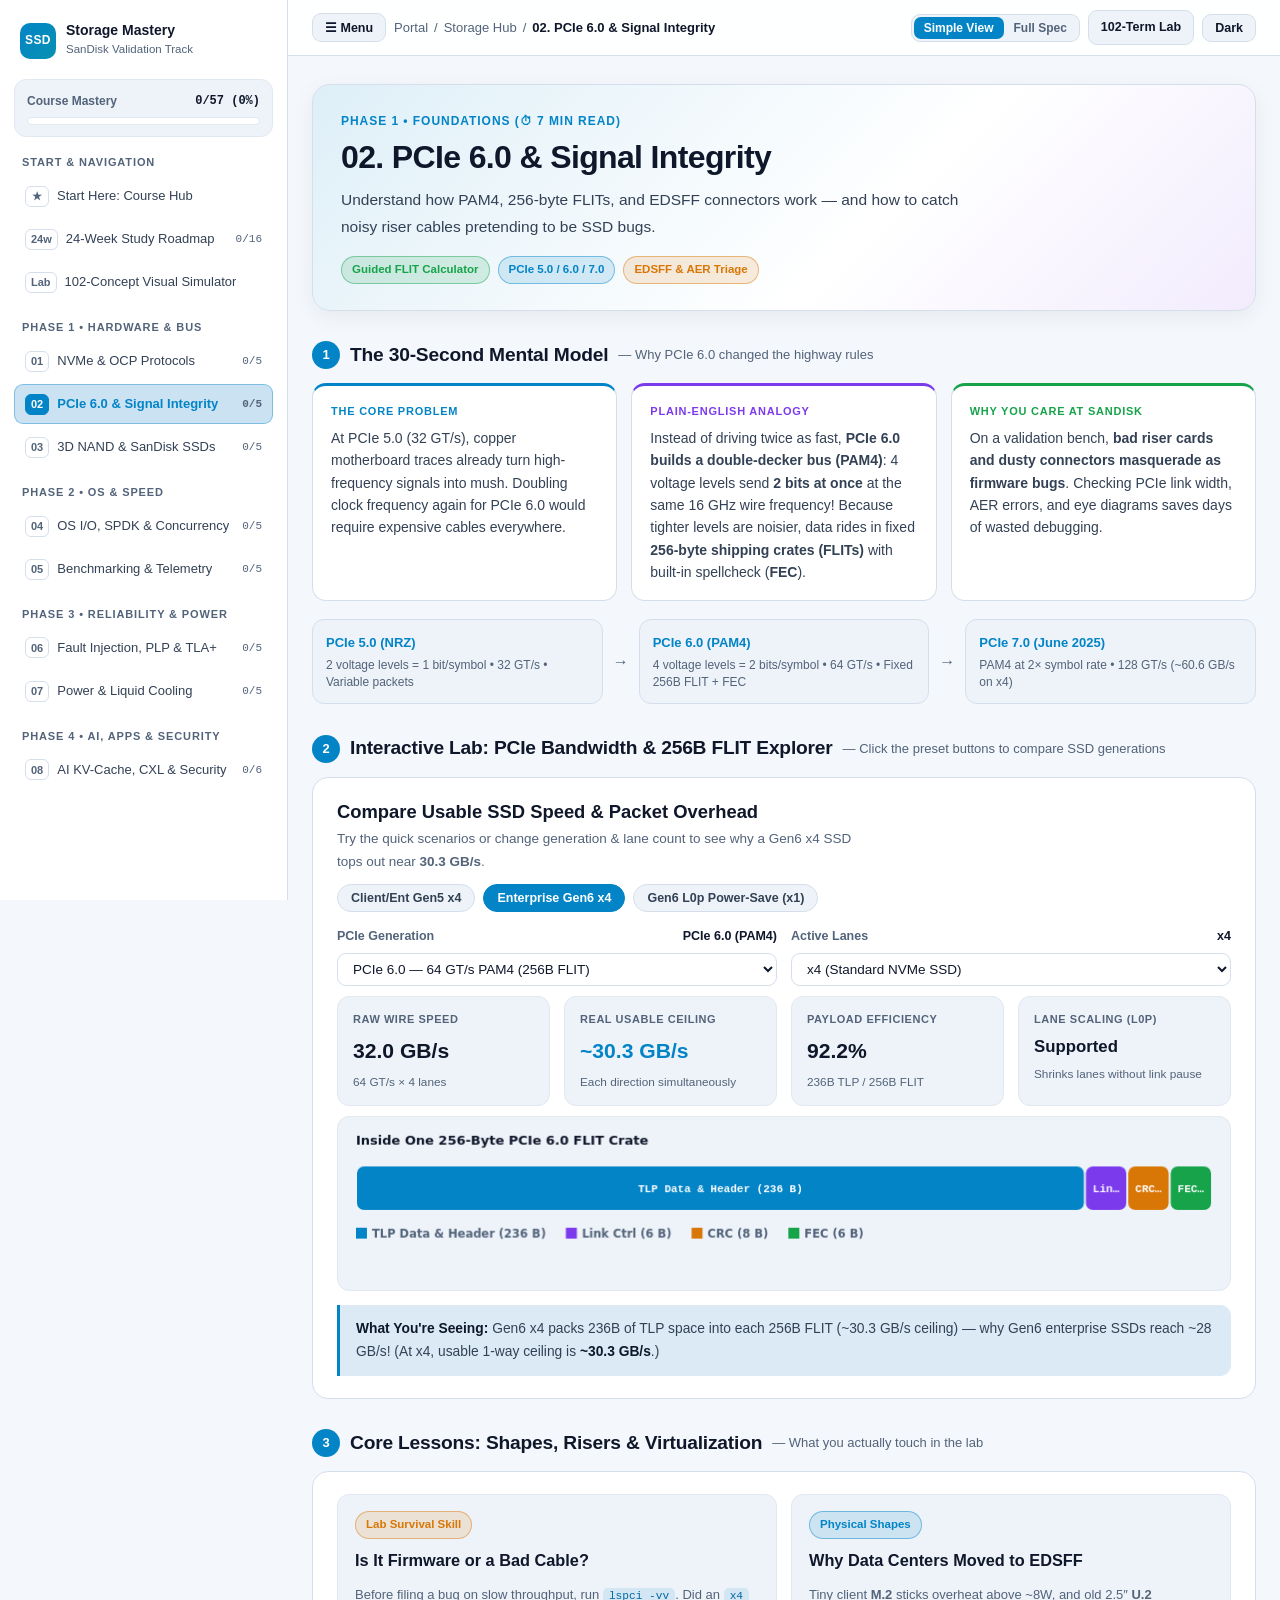
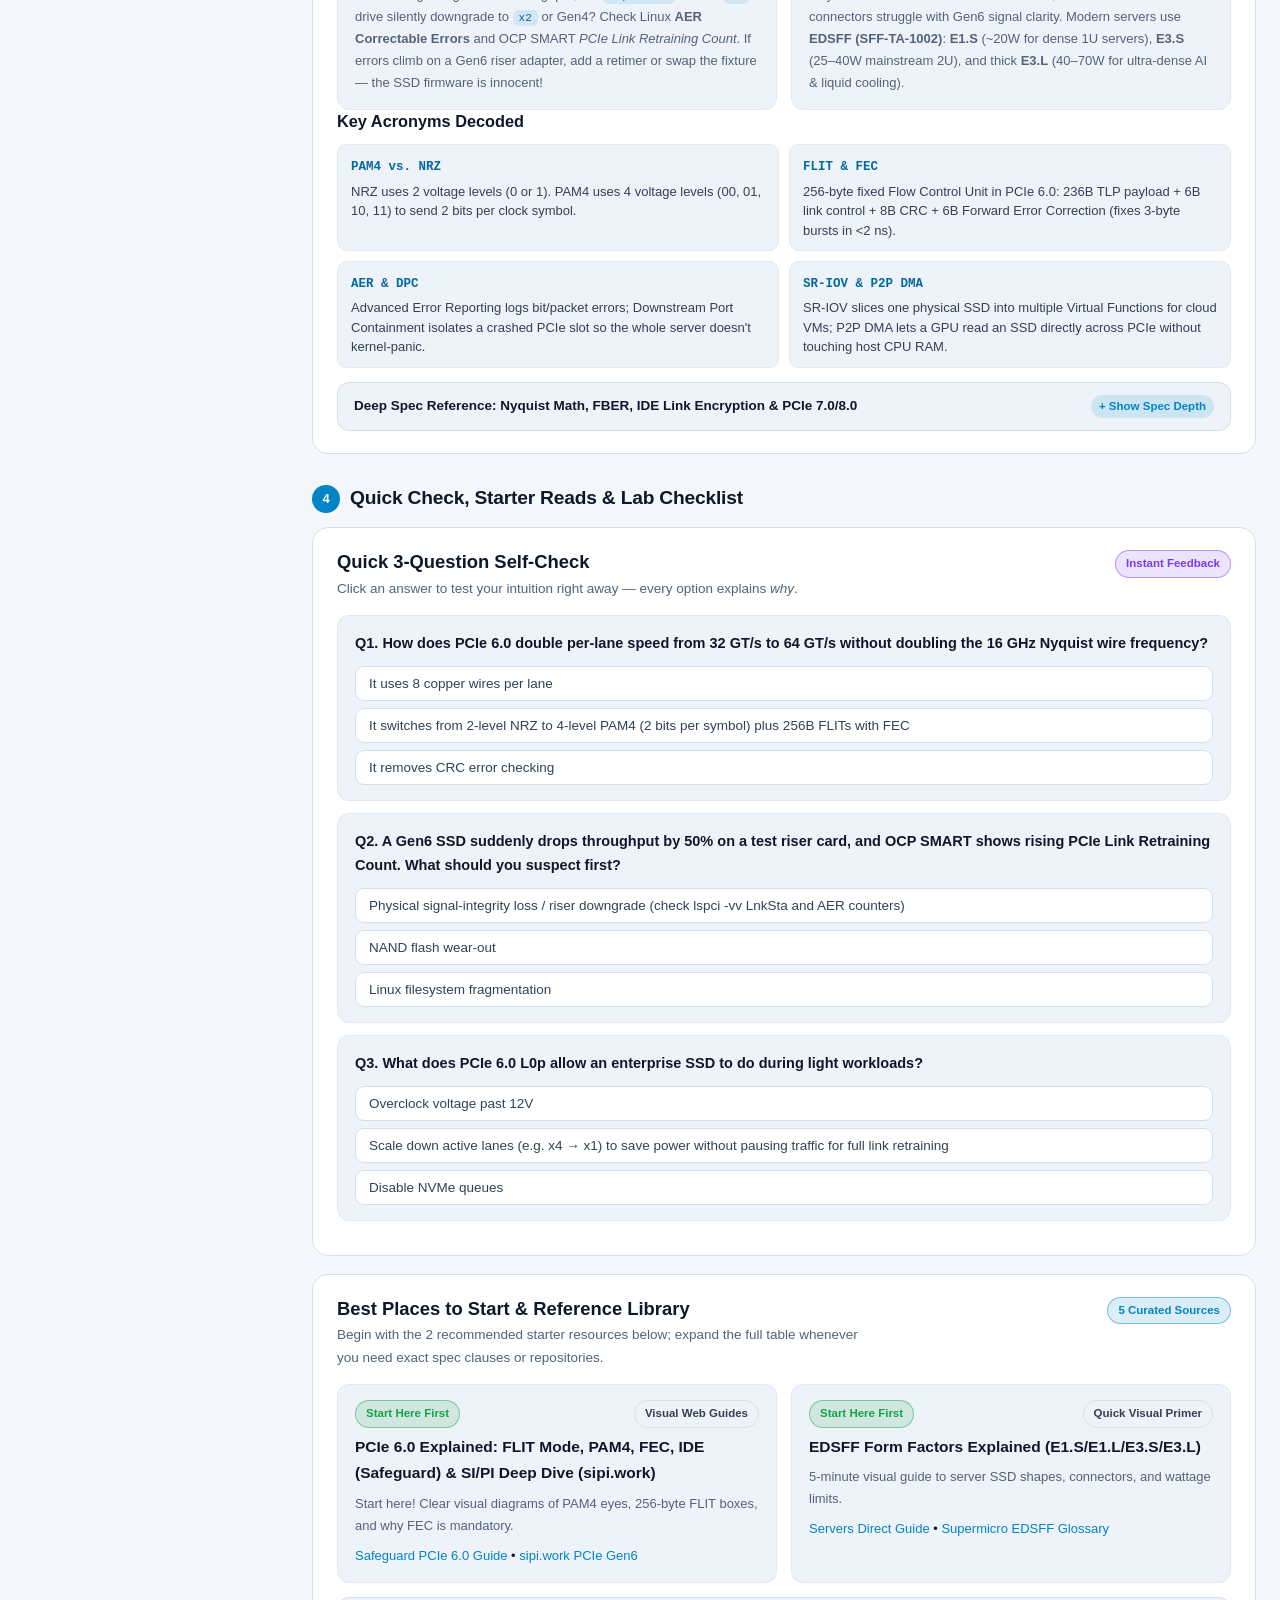
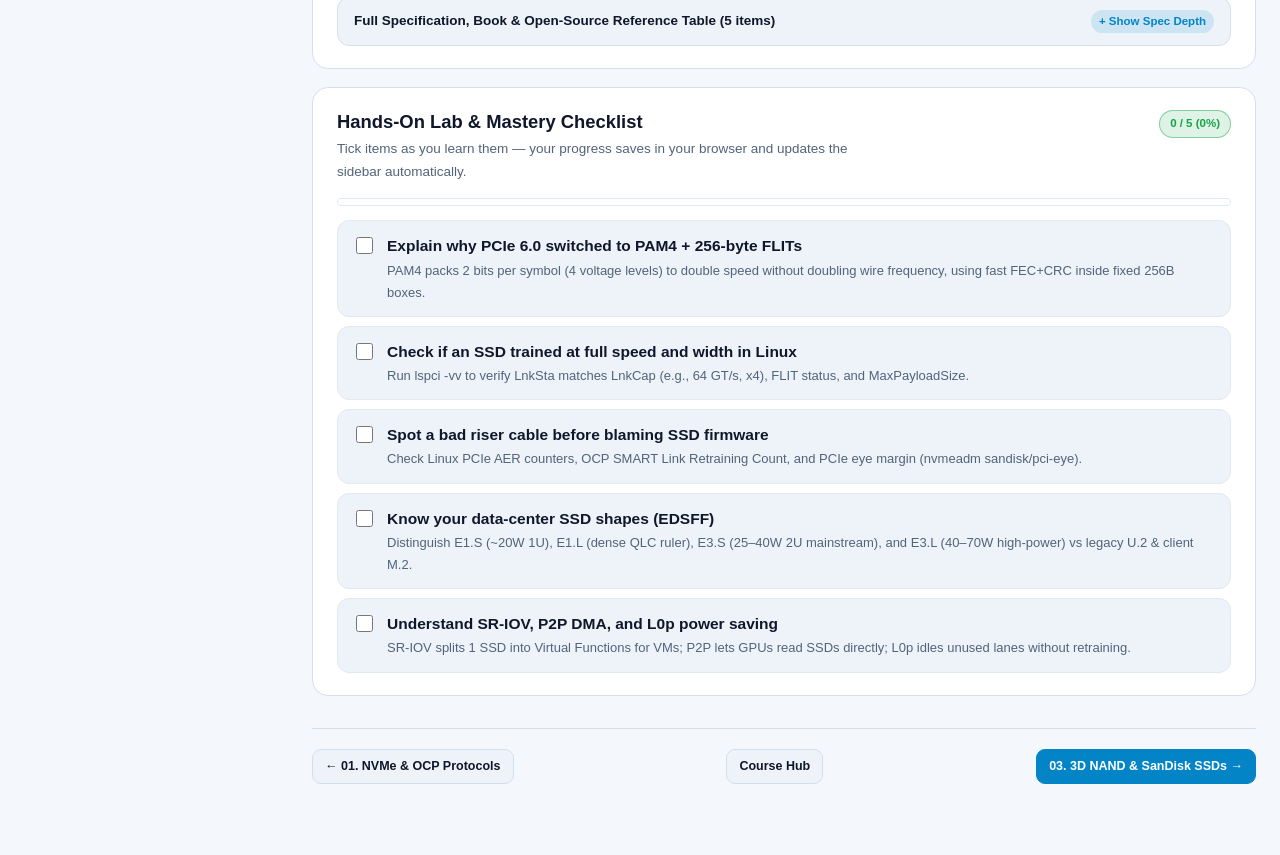
<file: storage-learning-topics/02-pcie-interconnects-and-si/index.html>
<!DOCTYPE html>
<html lang="en">
<head>
  <meta charset="UTF-8" />
  <meta name="viewport" content="width=device-width, initial-scale=1.0" />
  <title>02. PCIe 6.0 &amp; Signal Integrity &mdash; Storage Mastery Hub</title>
  <link rel="stylesheet" href="../assets/style.css" />
</head>
<body class="theme-dark">
  <div class="sidebar-backdrop" id="sidebar-backdrop"></div>
  <div class="app-shell">
    <aside class="course-sidebar" id="course-sidebar" data-base="../" data-current="p02" aria-label="Course navigation"></aside>

    <div class="main-column">
      <header class="site-header">
        <div class="header-inner">
          <div class="flex-wrap-gap">
            <button id="mobile-menu-btn" class="btn mobile-menu-btn" type="button" aria-label="Open course menu">&#9776; Menu</button>
            <div class="breadcrumbs"><a href="../../index.html">Portal</a> <span>/</span> <a href="../index.html">Storage Hub</a> <span>/</span> <span class="current">02. PCIe 6.0 &amp; Signal Integrity</span></div>
          </div>
          <div class="header-controls">
            <div class="depth-switch" title="Switch between plain-English learning view and full specification depth">
              <button type="button" class="depth-btn active" data-depth="simple">Simple View</button>
              <button type="button" class="depth-btn" data-depth="deep">Full Spec</button>
            </div>
            <a class="btn" href="../nvme_systems_tutor.html">102-Term Lab</a>
            <button id="theme-toggle" class="btn" type="button">Light</button>
          </div>
        </div>
      </header>

      <main class="container">
        <section class="hero">
          <div class="hero-eyebrow">Phase 1 • Foundations (⏱ 7 min read)</div>
          <h1>02. PCIe 6.0 &amp; Signal Integrity</h1>
          <p>Understand how PAM4, 256-byte FLITs, and EDSFF connectors work — and how to catch noisy riser cables pretending to be SSD bugs.</p>
          <div class="hero-meta"><span class="badge badge-success">Guided FLIT Calculator</span><span class="badge badge-primary">PCIe 5.0 / 6.0 / 7.0</span><span class="badge badge-warning">EDSFF &amp; AER Triage</span></div>
        </section>

        
    
    <div class="step-banner">
      <span class="step-num">1</span>
      <h2>The 30-Second Mental Model</h2>
      <span class="muted">&mdash; Why PCIe 6.0 changed the highway rules</span>
    </div>
    
    
    <section class="tldr-grid">
      <div class="tldr-card">
        <div class="tldr-label">The Core Problem</div>
        <p>At PCIe 5.0 (32 GT/s), copper motherboard traces already turn high-frequency signals into mush. Doubling clock frequency again for PCIe 6.0 would require expensive cables everywhere.</p>
      </div>
      <div class="tldr-card analogy">
        <div class="tldr-label">Plain-English Analogy</div>
        <p>Instead of driving twice as fast, <strong>PCIe 6.0 builds a double-decker bus (PAM4)</strong>: 4 voltage levels send <strong>2 bits at once</strong> at the same 16 GHz wire frequency! Because tighter levels are noisier, data rides in fixed <strong>256-byte shipping crates (FLITs)</strong> with built-in spellcheck (<strong>FEC</strong>).</p>
      </div>
      <div class="tldr-card role">
        <div class="tldr-label">Why You Care at SanDisk</div>
        <p>On a validation bench, <strong>bad riser cards and dusty connectors masquerade as firmware bugs</strong>. Checking PCIe link width, AER errors, and eye diagrams saves days of wasted debugging.</p>
      </div>
    </section>
    

    <div class="flow-diagram"><div class="flow-node"><strong>PCIe 5.0 (NRZ)</strong><span>2 voltage levels = 1 bit/symbol • 32 GT/s • Variable packets</span></div><div class="flow-arrow">&rarr;</div><div class="flow-node"><strong>PCIe 6.0 (PAM4)</strong><span>4 voltage levels = 2 bits/symbol • 64 GT/s • Fixed 256B FLIT + FEC</span></div><div class="flow-arrow">&rarr;</div><div class="flow-node"><strong>PCIe 7.0 (June 2025)</strong><span>PAM4 at 2× symbol rate • 128 GT/s (~60.6 GB/s on x4)</span></div></div>

    
    <div class="step-banner">
      <span class="step-num">2</span>
      <h2>Interactive Lab: PCIe Bandwidth &amp; 256B FLIT Explorer</h2>
      <span class="muted">&mdash; Click the preset buttons to compare SSD generations</span>
    </div>
    
    <section class="card">
      <div class="card-header">
        <div>
          <h2>Compare Usable SSD Speed &amp; Packet Overhead</h2>
          <p class="card-subtitle">Try the quick scenarios or change generation &amp; lane count to see why a Gen6 x4 SSD tops out near <strong>30.3 GB/s</strong>.</p>
        </div>
        <div class="pill-bar mb-0">
          <button type="button" class="pill" id="p2-try-g5">Client/Ent Gen5 x4</button>
          <button type="button" class="pill active" id="p2-try-g6">Enterprise Gen6 x4</button>
          <button type="button" class="pill" id="p2-try-l0p">Gen6 L0p Power-Save (x1)</button>
        </div>
      </div>

      <div class="grid-2 mb-2">
        <div class="control-group">
          <div class="control-label"><span>PCIe Generation</span><strong id="pcie-gen-lbl">PCIe 6.0 (PAM4)</strong></div>
          <select id="p2-gen">
            <option value="4">PCIe 4.0 &mdash; 16 GT/s NRZ</option>
            <option value="5">PCIe 5.0 &mdash; 32 GT/s NRZ</option>
            <option value="6" selected>PCIe 6.0 &mdash; 64 GT/s PAM4 (256B FLIT)</option>
            <option value="7">PCIe 7.0 &mdash; 128 GT/s PAM4 (256B FLIT)</option>
          </select>
        </div>
        <div class="control-group">
          <div class="control-label"><span>Active Lanes</span><strong id="p2-lanes-lbl">x4</strong></div>
          <select id="p2-lanes">
            <option value="1">x1 (L0p power-save)</option>
            <option value="2">x2 (L0p half-width)</option>
            <option value="4" selected>x4 (Standard NVMe SSD)</option>
            <option value="8">x8</option>
            <option value="16">x16 (GPU slot &bull; ~121 GB/s on Gen6)</option>
          </select>
        </div>
      </div>

      <div class="grid-4 mb-2">
        <div class="kpi-tile"><div class="kpi-label">Raw Wire Speed</div><div class="kpi-value" id="k-raw">32.0 GB/s</div><div class="kpi-note" id="k-gt">64 GT/s &times; 4 lanes</div></div>
        <div class="kpi-tile"><div class="kpi-label">Real Usable Ceiling</div><div class="kpi-value" id="k-usable" style="color:var(--primary);">~30.3 GB/s</div><div class="kpi-note">Each direction simultaneously</div></div>
        <div class="kpi-tile"><div class="kpi-label">Payload Efficiency</div><div class="kpi-value" id="k-eff">92.2%</div><div class="kpi-note" id="k-eff-note">236B data per 256B FLIT</div></div>
        <div class="kpi-tile"><div class="kpi-label">Lane Scaling (L0p)</div><div class="kpi-value" id="k-l0p" style="font-size:1.05rem;">Supported</div><div class="kpi-note">Shrinks lanes without link pause</div></div>
      </div>

      <canvas id="p2-flit-canvas" height="175"></canvas>
      <div class="callout mt-3 mb-0" id="p2-takeaway"></div>
    </section>

    
    <div class="step-banner">
      <span class="step-num">3</span>
      <h2>Core Lessons: Shapes, Risers &amp; Virtualization</h2>
      <span class="muted">&mdash; What you actually touch in the lab</span>
    </div>
    
    <section class="card">
      <div class="grid-2">
        <div class="sub-panel">
          <span class="badge badge-warning mb-2">Lab Survival Skill</span>
          <h3>Is It Firmware or a Bad Cable?</h3>
          <p class="small muted mb-0">Before filing a bug on slow throughput, run <code>lspci -vv</code>. Did an <code>x4</code> drive silently downgrade to <code>x2</code> or Gen4? Check Linux <strong>AER Correctable Errors</strong> and OCP SMART <em>PCIe Link Retraining Count</em>. If errors climb on a Gen6 riser adapter, add a retimer or swap the fixture &mdash; the SSD firmware is innocent!</p>
        </div>
        <div class="sub-panel">
          <span class="badge badge-primary mb-2">Physical Shapes</span>
          <h3>Why Data Centers Moved to EDSFF</h3>
          <p class="small muted mb-0">Tiny client <strong>M.2</strong> sticks overheat above ~8W, and old 2.5&Prime; <strong>U.2</strong> connectors struggle with Gen6 signal clarity. Modern servers use <strong>EDSFF (SFF-TA-1002)</strong>: <strong>E1.S</strong> (~20W for dense 1U servers), <strong>E3.S</strong> (25&ndash;40W mainstream 2U), and thick <strong>E3.L</strong> (40&ndash;70W for ultra-dense AI &amp; liquid cooling).</p>
        </div>
      </div>

      <h3 class="mt-3">Key Acronyms Decoded</h3>
      <div class="term-grid"><div class="term-box"><strong>PAM4 vs. NRZ</strong><p>NRZ uses 2 voltage levels (0 or 1). PAM4 uses 4 voltage levels (00, 01, 10, 11) to send 2 bits per clock symbol.</p></div><div class="term-box"><strong>FLIT &amp; FEC</strong><p>256-byte fixed Flow Control Unit in PCIe 6.0: 236B TLP payload + 6B link control + 8B CRC + 6B Forward Error Correction (fixes 3-byte bursts in &lt;2 ns).</p></div><div class="term-box"><strong>AER &amp; DPC</strong><p>Advanced Error Reporting logs bit/packet errors; Downstream Port Containment isolates a crashed PCIe slot so the whole server doesn&#x27;t kernel-panic.</p></div><div class="term-box"><strong>SR-IOV &amp; P2P DMA</strong><p>SR-IOV slices one physical SSD into multiple Virtual Functions for cloud VMs; P2P DMA lets a GPU read an SSD directly across PCIe without touching host CPU RAM.</p></div></div>

      <details class="deep-dive">
        <summary>Deep Spec Reference: Nyquist Math, FBER, IDE Link Encryption &amp; PCIe 7.0/8.0</summary>
        <div class="deep-dive-body">
          <ul class="clean-list">
            <li><strong>PCIe 6.0 (Base Spec Rev 6.4, June 11, 2025):</strong> 64 GT/s PAM4 at 32 GBd keeps Nyquist at <strong>16 GHz</strong> (same as Gen5 NRZ). Raw First Bit Error Rate (FBER) target relaxes to <code>1e-6</code> because 6B FEC + 8B CRC + Link Replay drops effective error rate far below <code>1e-12</code> in under 2 ns.</li>
            <li><strong>PCIe 7.0 &amp; 8.0 Roadmap:</strong> PCIe 7.0 (128 GT/s, released to PCI-SIG members June 2025) doubles PAM4 symbol rate to 64 GBd (32 GHz Nyquist). PCIe 8.0 (256 GT/s) targets member release by 2028.</li>
            <li><strong>Link Security (IDE / CMA / DOE):</strong> Data Object Exchange (DOE) mailboxes carry Component Measurement &amp; Authentication (CMA/SPDM) to key hardware <strong>Integrity and Data Encryption (IDE)</strong> directly across PCIe TLP wires.</li>
          </ul>
        </div>
      </details>
    </section>

    
    <div class="step-banner">
      <span class="step-num">4</span>
      <h2>Quick Check, Starter Reads &amp; Lab Checklist</h2>
      
    </div>
    
    
    <section class="card">
      <div class="card-header">
        <div>
          <h2>Quick 3-Question Self-Check</h2>
          <p class="card-subtitle">Click an answer to test your intuition right away &mdash; every option explains <em>why</em>.</p>
        </div>
        <span class="badge badge-violet">Instant Feedback</span>
      </div>
      <div id="p02-quiz"></div>
    </section>
    
    
    <section class="card">
      <div class="card-header">
        <div>
          <h2>Best Places to Start &amp; Reference Library</h2>
          <p class="card-subtitle">Begin with the 2 recommended starter resources below; expand the full table whenever you need exact spec clauses or repositories.</p>
        </div>
        <span class="badge badge-primary">5 Curated Sources</span>
      </div>
      <div class="grid-2"><div class="sub-panel"><div class="flex-wrap-gap" style="justify-content:space-between;margin-bottom:6px;"><span class="badge badge-success">Start Here First</span><span class="badge">Visual Web Guides</span></div><strong>PCIe 6.0 Explained: FLIT Mode, PAM4, FEC, IDE (Safeguard) &amp; SI/PI Deep Dive (sipi.work)</strong><p class="small muted" style="margin:6px 0 8px;">Start here! Clear visual diagrams of PAM4 eyes, 256-byte FLIT boxes, and why FEC is mandatory.</p><div class="small"><a href="https://safeguard.sh/resources/blog/pcie-6-explained-flit-mode-pam4-fec-and-integrity-and-data-encryption" target="_blank" rel="noopener noreferrer">Safeguard PCIe 6.0 Guide</a> &bull; <a href="https://sipi.work/topics/interfaces/pcie-gen6.html" target="_blank" rel="noopener noreferrer">sipi.work PCIe Gen6</a></div></div><div class="sub-panel"><div class="flex-wrap-gap" style="justify-content:space-between;margin-bottom:6px;"><span class="badge badge-success">Start Here First</span><span class="badge">Quick Visual Primer</span></div><strong>EDSFF Form Factors Explained (E1.S/E1.L/E3.S/E3.L)</strong><p class="small muted" style="margin:6px 0 8px;">5-minute visual guide to server SSD shapes, connectors, and wattage limits.</p><div class="small"><a href="https://www.serversdirect.com/insights/nvme-form-factors-explained-m2-u2-e1s-e3s" target="_blank" rel="noopener noreferrer">Servers Direct Guide</a> &bull; <a href="https://www.supermicro.com/en/glossary/edsff" target="_blank" rel="noopener noreferrer">Supermicro EDSFF Glossary</a></div></div></div>
      <details class="deep-dive">
        <summary>Full Specification, Book &amp; Open-Source Reference Table (5 items)</summary>
        <div class="deep-dive-body">
          <div class="table-wrap" style="margin:0;">
            <table>
              <thead>
                <tr><th>Source / Resource</th><th>Format</th><th>Link / Identifier</th><th>How to Use It</th></tr>
              </thead>
              <tbody><tr><td><strong>PCIe 6.0 Explained: FLIT Mode, PAM4, FEC, IDE (Safeguard) &amp; SI/PI Deep Dive (sipi.work)</strong></td><td><span class="badge">Visual Web Guides</span></td><td><a href="https://safeguard.sh/resources/blog/pcie-6-explained-flit-mode-pam4-fec-and-integrity-and-data-encryption" target="_blank" rel="noopener noreferrer">Safeguard PCIe 6.0 Guide</a> &bull; <a href="https://sipi.work/topics/interfaces/pcie-gen6.html" target="_blank" rel="noopener noreferrer">sipi.work PCIe Gen6</a></td><td>Start here! Clear visual diagrams of PAM4 eyes, 256-byte FLIT boxes, and why FEC is mandatory.</td></tr><tr><td><strong>EDSFF Form Factors Explained (E1.S/E1.L/E3.S/E3.L)</strong></td><td><span class="badge">Quick Visual Primer</span></td><td><a href="https://www.serversdirect.com/insights/nvme-form-factors-explained-m2-u2-e1s-e3s" target="_blank" rel="noopener noreferrer">Servers Direct Guide</a> &bull; <a href="https://www.supermicro.com/en/glossary/edsff" target="_blank" rel="noopener noreferrer">Supermicro EDSFF Glossary</a></td><td>5-minute visual guide to server SSD shapes, connectors, and wattage limits.</td></tr><tr><td><strong>PCI Express Technology 3.0 — Mike Jackson, Ravi Budruk et al. (MindShare Press)</strong></td><td><span class="badge">Foundational Book</span></td><td><span class="mono small">ISBN 978-0-9770878-6-0</span></td><td>The gold-standard textbook for understanding TLPs, credits, ordering rules, and link training (LTSSM).</td></tr><tr><td><strong>Linux Kernel PCIe AER, P2P DMA &amp; SR-IOV Docs</strong></td><td><span class="badge">Official OS Docs</span></td><td><a href="https://docs.kernel.org/PCI/pcieaer-howto.html" target="_blank" rel="noopener noreferrer">PCIe AER HOWTO</a> &bull; <a href="https://docs.kernel.org/driver-api/pci/p2pdma.html" target="_blank" rel="noopener noreferrer">P2P DMA</a> &bull; <a href="https://docs.kernel.org/PCI/pci-iov-howto.html" target="_blank" rel="noopener noreferrer">SR-IOV HOWTO</a></td><td>Practical Linux commands to inject PCIe errors (/dev/aer_inject), check P2P GPU paths, and create Virtual Functions.</td></tr><tr><td><strong>PCI-SIG Official Specifications &amp; Intel PCIe DevNet Resources</strong></td><td><span class="badge">Primary Spec</span></td><td><a href="https://pcisig.com/specifications" target="_blank" rel="noopener noreferrer">PCI-SIG Specs</a> &bull; <a href="https://www.intel.com/content/www/us/en/io/pci-express/pci-express-architecture-devnet-resources.html" target="_blank" rel="noopener noreferrer">Intel PCIe DevNet</a></td><td>Corporate spec lookup for Base Spec 6.4 / 7.0, retimers, and IDE/CMA/DOE link security.</td></tr></tbody>
            </table>
          </div>
        </div>
      </details>
    </section>
    
    
    <section class="card" data-progress-prefix="p02_" data-progress-total="5">
      <div class="card-header">
        <div>
          <h2>Hands-On Lab &amp; Mastery Checklist</h2>
          <p class="card-subtitle">Tick items as you learn them &mdash; your progress saves in your browser and updates the sidebar automatically.</p>
        </div>
        <span class="badge badge-success progress-text">0 / 5 (0%)</span>
      </div>
      <div class="progress-track mb-2"><div class="progress-fill" style="width: 0%"></div></div>
      <div class="checklist mt-3"><label class="check-item"><input type="checkbox" data-check-id="p02_01" /><div><div class="check-title"><strong>Explain why PCIe 6.0 switched to PAM4 + 256-byte FLITs</strong></div><div class="small muted">PAM4 packs 2 bits per symbol (4 voltage levels) to double speed without doubling wire frequency, using fast FEC+CRC inside fixed 256B boxes.</div></div></label><label class="check-item"><input type="checkbox" data-check-id="p02_02" /><div><div class="check-title"><strong>Check if an SSD trained at full speed and width in Linux</strong></div><div class="small muted">Run lspci -vv to verify LnkSta matches LnkCap (e.g., 64 GT/s, x4), FLIT status, and MaxPayloadSize.</div></div></label><label class="check-item"><input type="checkbox" data-check-id="p02_03" /><div><div class="check-title"><strong>Spot a bad riser cable before blaming SSD firmware</strong></div><div class="small muted">Check Linux PCIe AER counters, OCP SMART Link Retraining Count, and PCIe eye margin (nvmeadm sandisk/pci-eye).</div></div></label><label class="check-item"><input type="checkbox" data-check-id="p02_04" /><div><div class="check-title"><strong>Know your data-center SSD shapes (EDSFF)</strong></div><div class="small muted">Distinguish E1.S (~20W 1U), E1.L (dense QLC ruler), E3.S (25–40W 2U mainstream), and E3.L (40–70W high-power) vs legacy U.2 &amp; client M.2.</div></div></label><label class="check-item"><input type="checkbox" data-check-id="p02_05" /><div><div class="check-title"><strong>Understand SR-IOV, P2P DMA, and L0p power saving</strong></div><div class="small muted">SR-IOV splits 1 SSD into Virtual Functions for VMs; P2P lets GPUs read SSDs directly; L0p idles unused lanes without retraining.</div></div></label></div>
    </section>
    
    

        <nav class="subject-pager"><a class="btn" href="../01-standards-and-protocols/index.html">&larr; 01. NVMe &amp; OCP Protocols</a><a class="btn" href="../index.html">Course Hub</a><a class="btn btn-primary" href="../03-flash-physics-and-sandisk-platforms/index.html">03. 3D NAND &amp; SanDisk SSDs &rarr;</a></nav>
      </main>
    </div>
  </div>

  <script src="../assets/app.js"></script>
  <script>

    const GEN_SPEC = {
      4: { label: 'PCIe 4.0 (NRZ)', gts: 16, eff: 128 / 130, usablePer4: 7.88, flit: false, l0p: 'No L0p', msg: 'Gen4 x4 tops out around ~7.0–7.5 GB/s in real SSDs after TLP header overhead.' },
      5: { label: 'PCIe 5.0 (NRZ)', gts: 32, eff: 128 / 130, usablePer4: 15.75, flit: false, l0p: 'No L0p', msg: 'Gen5 x4 gives ~15.75 GB/s theoretical TLP ceiling — why flagship Gen5 SSDs (like SanDisk SN8100) peak right around 14.9 GB/s!' },
      6: { label: 'PCIe 6.0 (PAM4)', gts: 64, eff: 236 / 256, usablePer4: 30.3, flit: true, l0p: 'Supported', msg: 'Gen6 x4 packs 236B of TLP space into each 256B FLIT (~30.3 GB/s ceiling) — why Gen6 enterprise SSDs reach ~28 GB/s!' },
      7: { label: 'PCIe 7.0 (PAM4)', gts: 128, eff: 236 / 256, usablePer4: 60.6, flit: true, l0p: 'Supported', msg: 'Gen7 doubles PAM4 symbol rate to 64 GBd, pushing an x4 SSD link past 60 GB/s.' }
    };

    function drawFlit() {
      const gen = document.getElementById('p2-gen').value;
      const lanes = parseInt(document.getElementById('p2-lanes').value, 10);
      const s = GEN_SPEC[gen];
      const rawGBs = (s.gts * lanes) / 8;
      const usableGBs = (s.usablePer4 / 4) * lanes;

      document.getElementById('pcie-gen-lbl').textContent = s.label;
      document.getElementById('p2-lanes-lbl').textContent = 'x' + lanes;
      document.getElementById('k-raw').textContent = rawGBs.toFixed(1) + ' GB/s';
      document.getElementById('k-gt').textContent = `${s.gts} GT/s × ${lanes} lane${lanes > 1 ? 's' : ''}`;
      document.getElementById('k-usable').textContent = '~' + usableGBs.toFixed(1) + ' GB/s';
      document.getElementById('k-eff').textContent = (s.eff * 100).toFixed(1) + '%';
      document.getElementById('k-eff-note').textContent = s.flit ? '236B TLP / 256B FLIT' : '128b/130b line coding';
      document.getElementById('k-l0p').textContent = s.l0p;
      document.getElementById('p2-takeaway').innerHTML = `<strong>What You're Seeing:</strong> ${s.msg} (At x${lanes}, usable 1-way ceiling is <strong>~${usableGBs.toFixed(1)} GB/s</strong>.)`;

      const { ctx, w, h, th } = StorageHub.prepCanvas(document.getElementById('p2-flit-canvas'), 175);
      const padX = 18, barW = w - padX * 2, barY = 50, barH = 44;
      ctx.fillStyle = th.fg;
      ctx.font = '700 13px system-ui, sans-serif';
      ctx.fillText(StorageHub.fitText(ctx, s.flit ? `Inside One 256-Byte PCIe ${gen}.0 FLIT Crate` : `PCIe ${gen}.0 Variable Packet Framing (128b/130b)`, barW), padX, 28);

      const segs = s.flit
        ? [
            { name: 'TLP Data & Header (236 B)', frac: 236 / 256, color: th.primary },
            { name: 'Link Ctrl (6 B)', frac: 6 / 256, color: th.violet },
            { name: 'CRC (8 B)', frac: 8 / 256, color: th.warning },
            { name: 'FEC (6 B)', frac: 6 / 256, color: th.success }
          ]
        : [
            { name: 'TLP Payload & Header (~86%)', frac: 0.86, color: th.primary },
            { name: 'LCRC + Framing (~12.5%)', frac: 0.125, color: th.warning },
            { name: '2b Sync (1.5%)', frac: 0.015, color: th.violet }
          ];

      const minW = Math.min(46, barW * 0.09);
      const rawW = segs.map(x => Math.max(minW, x.frac * barW));
      const sumW = rawW.reduce((a, b) => a + b, 0);
      const widths = rawW.map(v => (v / sumW) * barW);

      let curX = padX;
      segs.forEach((seg, i) => {
        const sw = widths[i];
        ctx.fillStyle = seg.color;
        StorageHub.roundRect(ctx, curX + 1, barY, Math.max(2, sw - 2), barH, 7);
        ctx.fill();
        ctx.fillStyle = StorageHub.contrastText(seg.color);
        ctx.font = '700 11px ui-monospace, monospace';
        const txt = StorageHub.fitText(ctx, seg.name, sw - 10);
        if (txt) { ctx.textAlign = 'center'; ctx.fillText(txt, curX + sw / 2, barY + barH / 2 + 4); }
        curX += sw;
      });
      ctx.textAlign = 'left';

      let lx = padX, ly = barY + barH + 28;
      ctx.font = '600 11.5px system-ui, sans-serif';
      segs.forEach(seg => {
        const tw = ctx.measureText(seg.name).width + 26;
        if (lx + tw > w - padX) { lx = padX; ly += 20; }
        ctx.fillStyle = seg.color; ctx.fillRect(lx, ly - 10, 11, 11);
        ctx.fillStyle = th.muted; ctx.fillText(seg.name, lx + 16, ly);
        lx += tw + 10;
      });
    }

    function setP2(g, l, btnId) {
      document.getElementById('p2-gen').value = g;
      document.getElementById('p2-lanes').value = l;
      ['p2-try-g5', 'p2-try-g6', 'p2-try-l0p'].forEach(id => document.getElementById(id).classList.toggle('active', id === btnId));
      drawFlit();
    }
    document.getElementById('p2-try-g5').addEventListener('click', () => setP2('5', '4', 'p2-try-g5'));
    document.getElementById('p2-try-g6').addEventListener('click', () => setP2('6', '4', 'p2-try-g6'));
    document.getElementById('p2-try-l0p').addEventListener('click', () => setP2('6', '1', 'p2-try-l0p'));
    document.getElementById('p2-gen').addEventListener('change', drawFlit);
    document.getElementById('p2-lanes').addEventListener('change', drawFlit);
    window.addEventListener('resize', drawFlit);
    window.addEventListener('themechange', drawFlit);
    drawFlit();

    document.addEventListener('DOMContentLoaded', () => {
      StorageHub.renderQuiz('p02-quiz', [
        {
          q: 'How does PCIe 6.0 double per-lane speed from 32 GT/s to 64 GT/s without doubling the 16 GHz Nyquist wire frequency?',
          options: ['It uses 8 copper wires per lane', 'It switches from 2-level NRZ to 4-level PAM4 (2 bits per symbol) plus 256B FLITs with FEC', 'It removes CRC error checking'],
          answer: 1,
          explain: 'PAM4 encodes 2 bits per symbol across 4 voltage levels at 32 GBd, keeping Nyquist at 16 GHz while using lightweight FEC + 8B CRC inside 256B FLITs to tame the smaller eye openings.'
        },
        {
          q: 'A Gen6 SSD suddenly drops throughput by 50% on a test riser card, and OCP SMART shows rising PCIe Link Retraining Count. What should you suspect first?',
          options: ['Physical signal-integrity loss / riser downgrade (check lspci -vv LnkSta and AER counters)', 'NAND flash wear-out', 'Linux filesystem fragmentation'],
          answer: 0,
          explain: 'Gen5/Gen6 risers and worn connectors easily lose eye margin and trigger link width/speed downgrades or replay storms — always check lspci -vv and AER first!'
        },
        {
          q: 'What does PCIe 6.0 L0p allow an enterprise SSD to do during light workloads?',
          options: ['Overclock voltage past 12V', 'Scale down active lanes (e.g. x4 → x1) to save power without pausing traffic for full link retraining', 'Disable NVMe queues'],
          answer: 1,
          explain: 'L0p dynamically idles unused lanes losslessy without dropping the link into full LTSSM recovery/retraining.'
        }
      ]);
    });
    
</script>
</body>
</html>
</file>
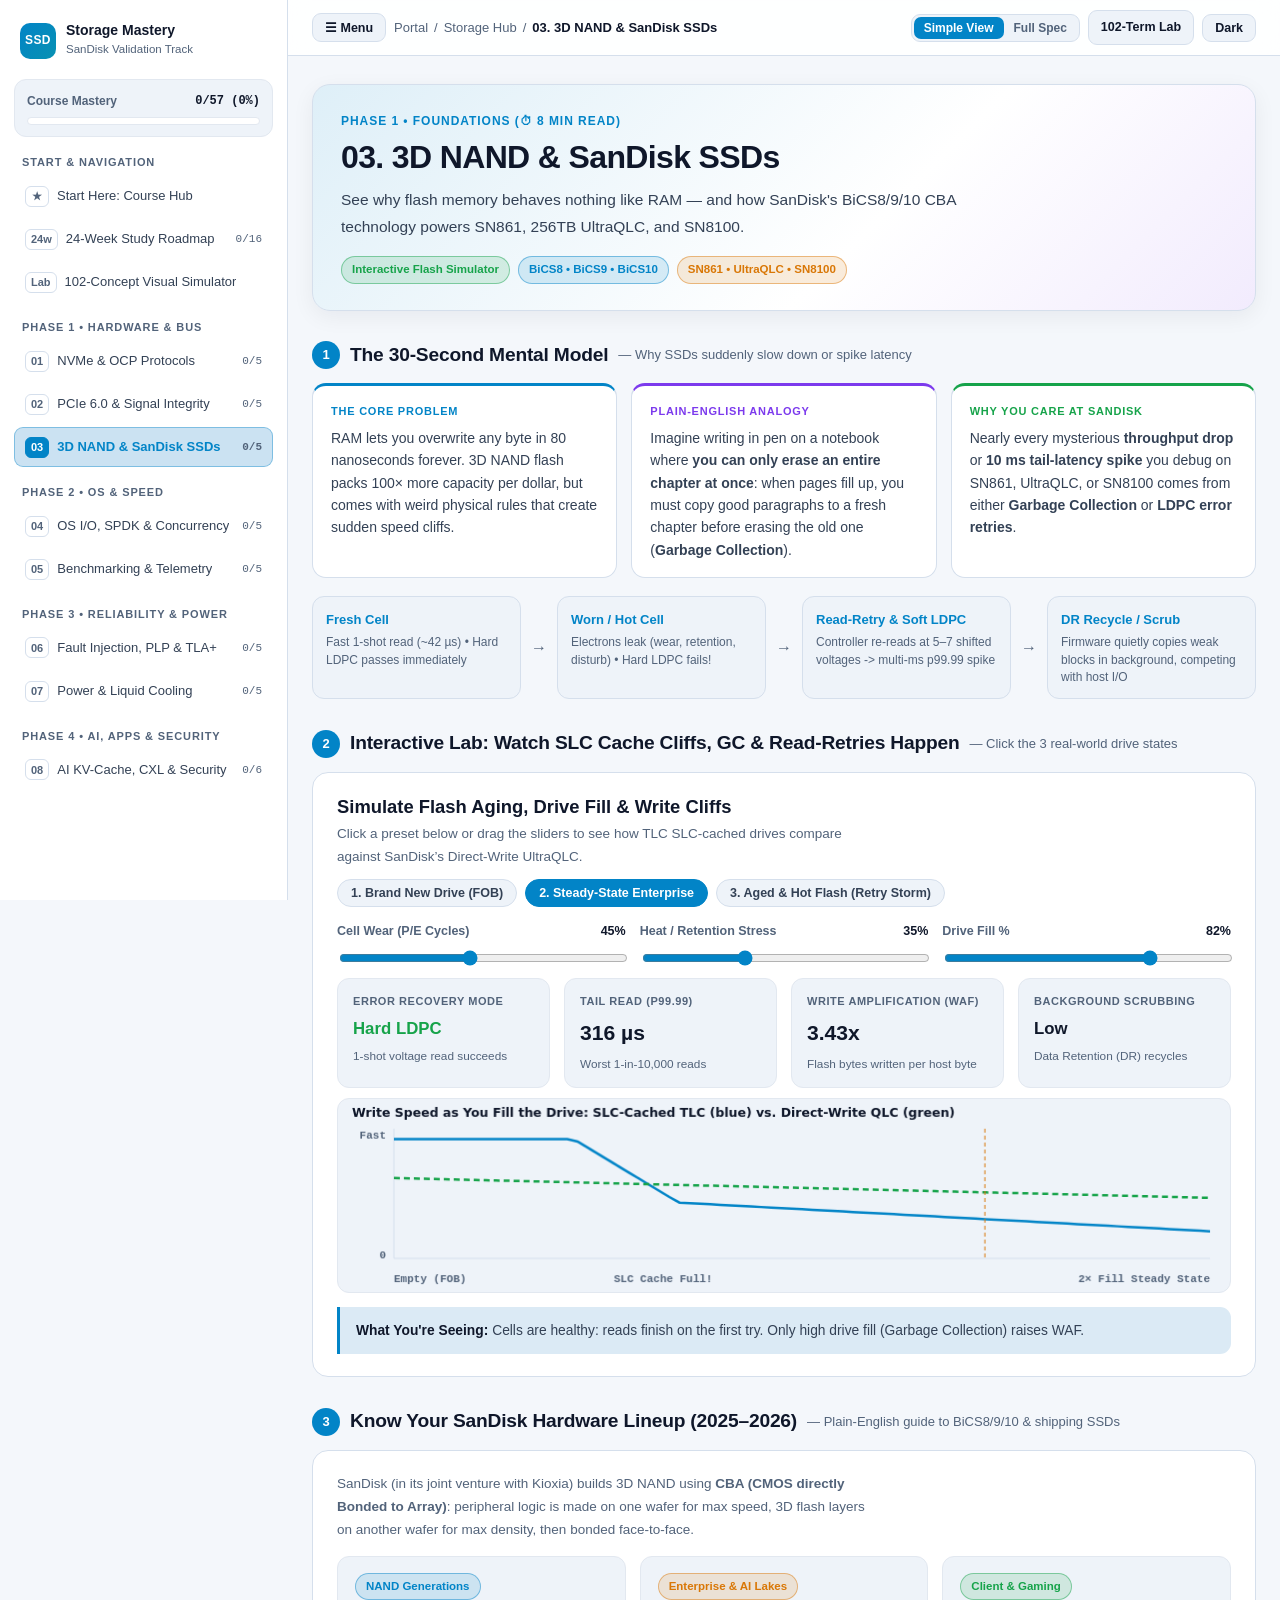
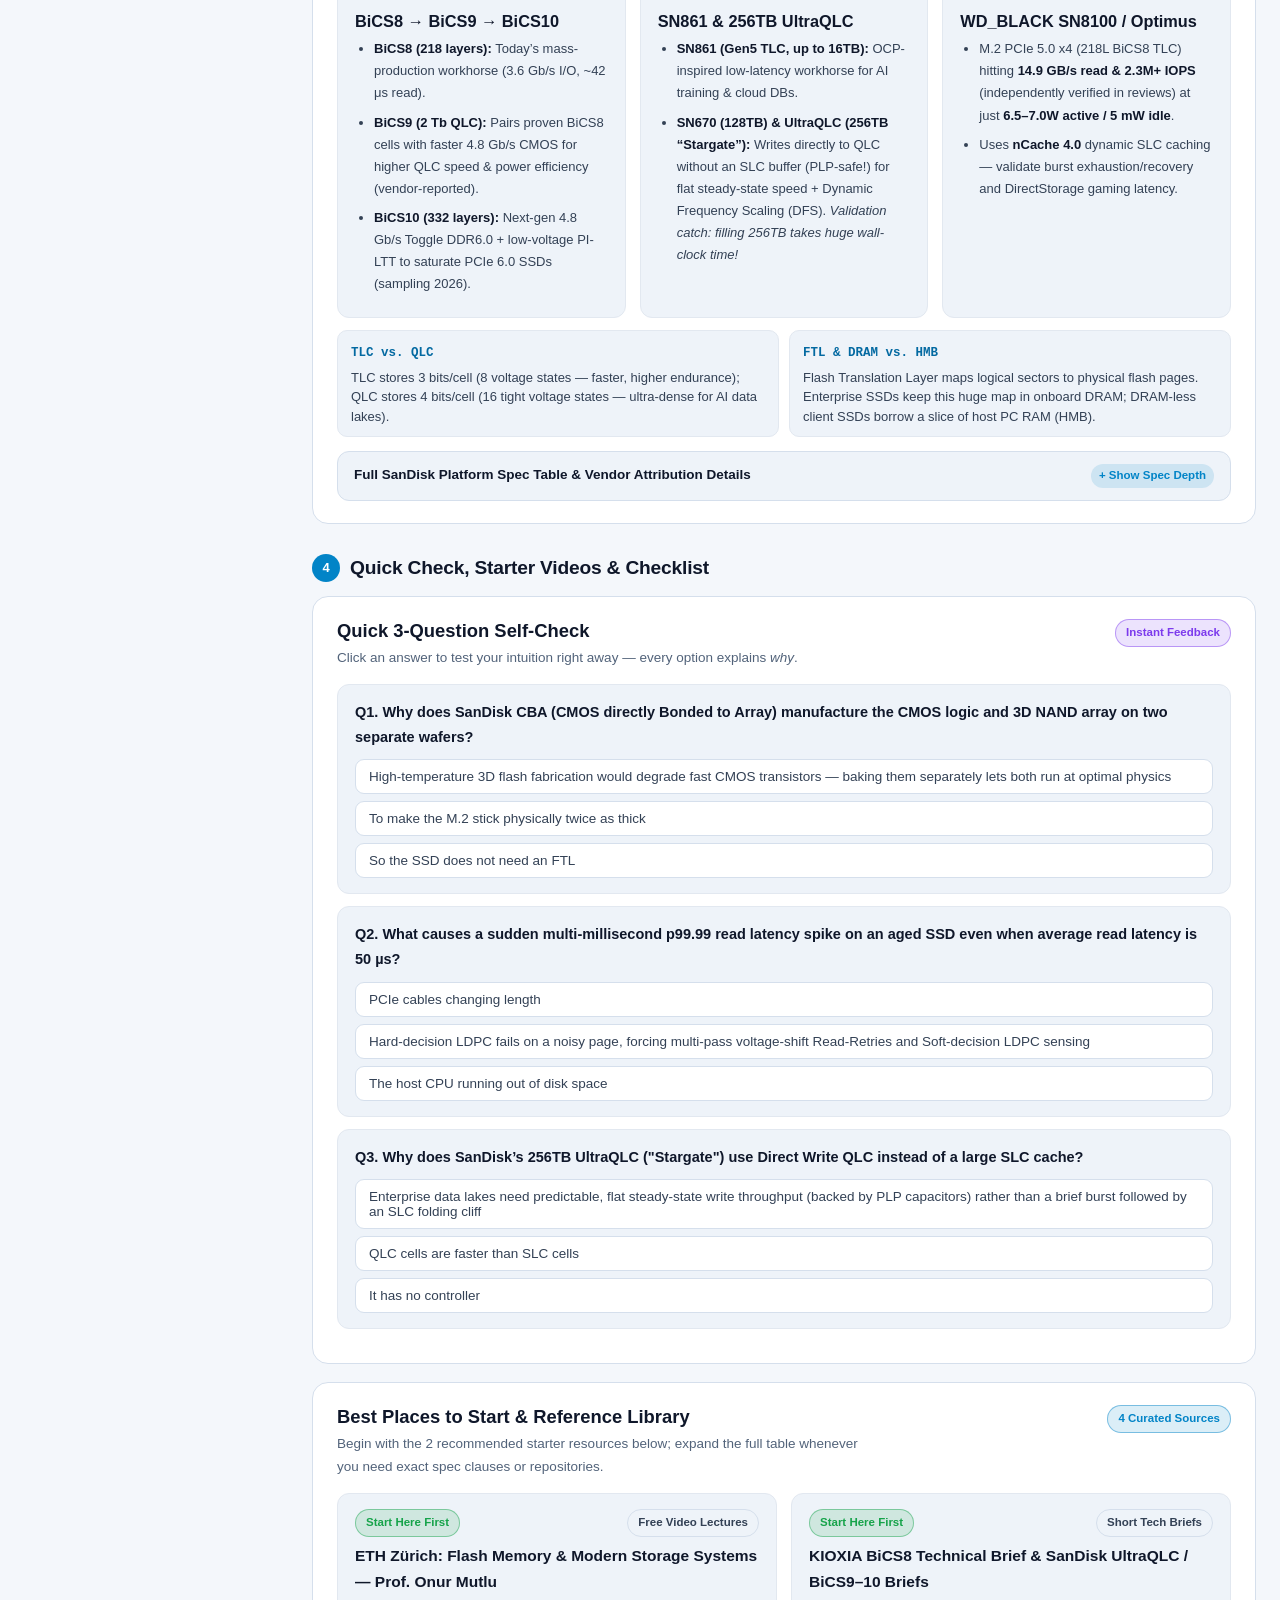
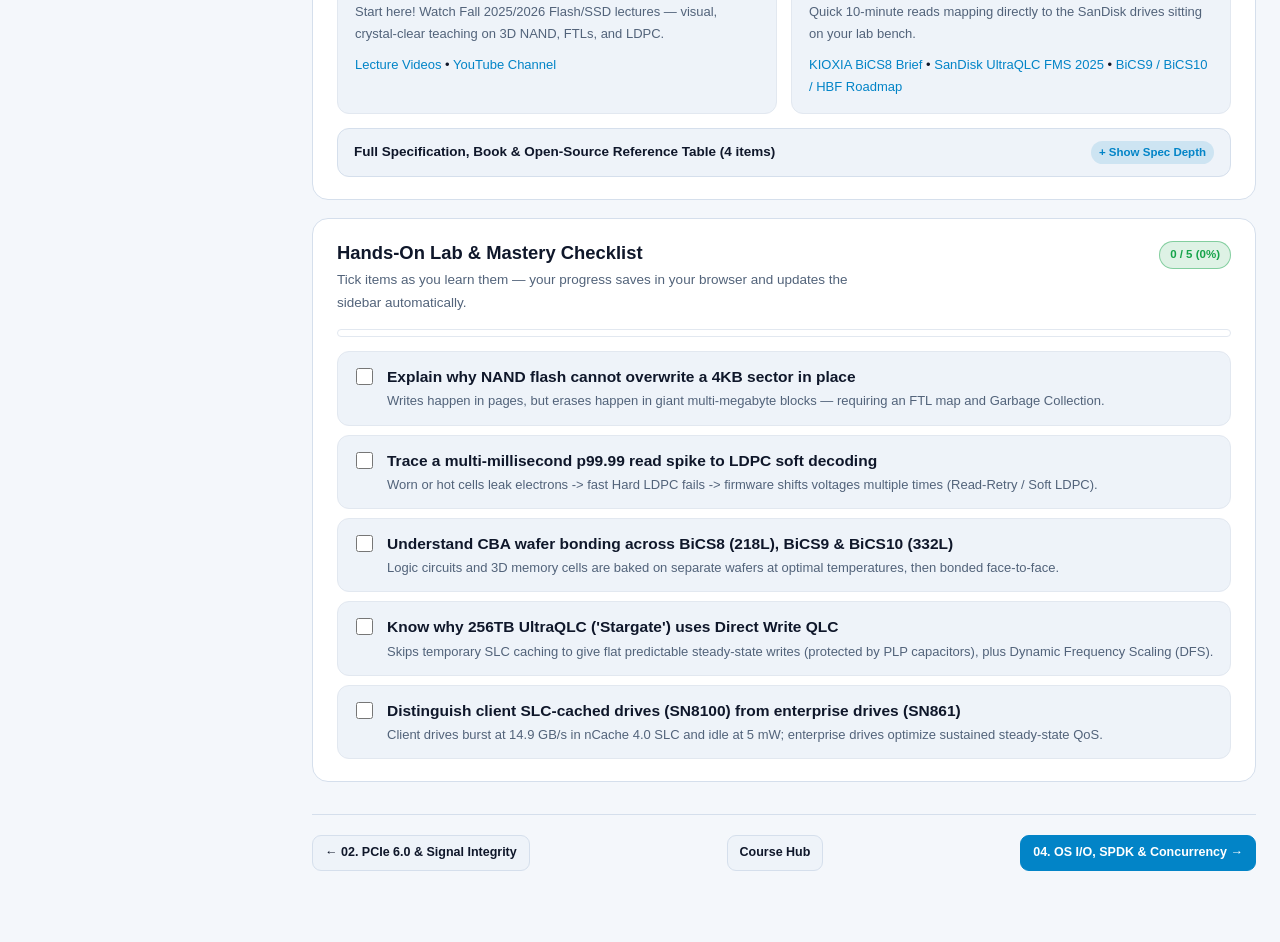
<file: storage-learning-topics/03-flash-physics-and-sandisk-platforms/index.html>
<!DOCTYPE html>
<html lang="en">
<head>
  <meta charset="UTF-8" />
  <meta name="viewport" content="width=device-width, initial-scale=1.0" />
  <title>03. 3D NAND &amp; SanDisk SSDs &mdash; Storage Mastery Hub</title>
  <link rel="stylesheet" href="../assets/style.css" />
</head>
<body class="theme-dark">
  <div class="sidebar-backdrop" id="sidebar-backdrop"></div>
  <div class="app-shell">
    <aside class="course-sidebar" id="course-sidebar" data-base="../" data-current="p03" aria-label="Course navigation"></aside>

    <div class="main-column">
      <header class="site-header">
        <div class="header-inner">
          <div class="flex-wrap-gap">
            <button id="mobile-menu-btn" class="btn mobile-menu-btn" type="button" aria-label="Open course menu">&#9776; Menu</button>
            <div class="breadcrumbs"><a href="../../index.html">Portal</a> <span>/</span> <a href="../index.html">Storage Hub</a> <span>/</span> <span class="current">03. 3D NAND &amp; SanDisk SSDs</span></div>
          </div>
          <div class="header-controls">
            <div class="depth-switch" title="Switch between plain-English learning view and full specification depth">
              <button type="button" class="depth-btn active" data-depth="simple">Simple View</button>
              <button type="button" class="depth-btn" data-depth="deep">Full Spec</button>
            </div>
            <a class="btn" href="../nvme_systems_tutor.html">102-Term Lab</a>
            <button id="theme-toggle" class="btn" type="button">Light</button>
          </div>
        </div>
      </header>

      <main class="container">
        <section class="hero">
          <div class="hero-eyebrow">Phase 1 • Foundations (⏱ 8 min read)</div>
          <h1>03. 3D NAND &amp; SanDisk SSDs</h1>
          <p>See why flash memory behaves nothing like RAM — and how SanDisk's BiCS8/9/10 CBA technology powers SN861, 256TB UltraQLC, and SN8100.</p>
          <div class="hero-meta"><span class="badge badge-success">Interactive Flash Simulator</span><span class="badge badge-primary">BiCS8 • BiCS9 • BiCS10</span><span class="badge badge-warning">SN861 • UltraQLC • SN8100</span></div>
        </section>

        
    
    <div class="step-banner">
      <span class="step-num">1</span>
      <h2>The 30-Second Mental Model</h2>
      <span class="muted">&mdash; Why SSDs suddenly slow down or spike latency</span>
    </div>
    
    
    <section class="tldr-grid">
      <div class="tldr-card">
        <div class="tldr-label">The Core Problem</div>
        <p>RAM lets you overwrite any byte in 80 nanoseconds forever. 3D NAND flash packs 100&times; more capacity per dollar, but comes with weird physical rules that create sudden speed cliffs.</p>
      </div>
      <div class="tldr-card analogy">
        <div class="tldr-label">Plain-English Analogy</div>
        <p>Imagine writing in pen on a notebook where <strong>you can only erase an entire chapter at once</strong>: when pages fill up, you must copy good paragraphs to a fresh chapter before erasing the old one (<strong>Garbage Collection</strong>).</p>
      </div>
      <div class="tldr-card role">
        <div class="tldr-label">Why You Care at SanDisk</div>
        <p>Nearly every mysterious <strong>throughput drop</strong> or <strong>10 ms tail-latency spike</strong> you debug on SN861, UltraQLC, or SN8100 comes from either <strong>Garbage Collection</strong> or <strong>LDPC error retries</strong>.</p>
      </div>
    </section>
    

    <div class="flow-diagram"><div class="flow-node"><strong>Fresh Cell</strong><span>Fast 1-shot read (~42 µs) • Hard LDPC passes immediately</span></div><div class="flow-arrow">&rarr;</div><div class="flow-node"><strong>Worn / Hot Cell</strong><span>Electrons leak (wear, retention, disturb) • Hard LDPC fails!</span></div><div class="flow-arrow">&rarr;</div><div class="flow-node"><strong>Read-Retry &amp; Soft LDPC</strong><span>Controller re-reads at 5–7 shifted voltages -&gt; multi-ms p99.99 spike</span></div><div class="flow-arrow">&rarr;</div><div class="flow-node"><strong>DR Recycle / Scrub</strong><span>Firmware quietly copies weak blocks in background, competing with host I/O</span></div></div>

    
    <div class="step-banner">
      <span class="step-num">2</span>
      <h2>Interactive Lab: Watch SLC Cache Cliffs, GC &amp; Read-Retries Happen</h2>
      <span class="muted">&mdash; Click the 3 real-world drive states</span>
    </div>
    
    <section class="card">
      <div class="card-header">
        <div>
          <h2>Simulate Flash Aging, Drive Fill &amp; Write Cliffs</h2>
          <p class="card-subtitle">Click a preset below or drag the sliders to see how TLC SLC-cached drives compare against SanDisk&rsquo;s Direct-Write UltraQLC.</p>
        </div>
        <div class="pill-bar mb-0">
          <button type="button" class="pill" id="p3-s1">1. Brand New Drive (FOB)</button>
          <button type="button" class="pill active" id="p3-s2">2. Steady-State Enterprise</button>
          <button type="button" class="pill" id="p3-s3">3. Aged &amp; Hot Flash (Retry Storm)</button>
        </div>
      </div>

      <div class="grid-3 mb-2">
        <div class="control-group"><div class="control-label"><span>Cell Wear (P/E Cycles)</span><strong id="p3-wear-v">45%</strong></div><input type="range" id="p3-wear" min="0" max="100" value="45" /></div>
        <div class="control-group"><div class="control-label"><span>Heat / Retention Stress</span><strong id="p3-ret-v">35%</strong></div><input type="range" id="p3-ret" min="0" max="100" value="35" /></div>
        <div class="control-group"><div class="control-label"><span>Drive Fill %</span><strong id="p3-fill-v">82%</strong></div><input type="range" id="p3-fill" min="40" max="98" value="82" /></div>
      </div>

      <div class="grid-4 mb-2">
        <div class="kpi-tile"><div class="kpi-label">Error Recovery Mode</div><div class="kpi-value" id="p3-ecc" style="font-size:1.05rem;">Hard LDPC</div><div class="kpi-note" id="p3-ecc-note">Fast single-pass read</div></div>
        <div class="kpi-tile"><div class="kpi-label">Tail Read (p99.99)</div><div class="kpi-value" id="p3-p9999">180 &mu;s</div><div class="kpi-note">Worst 1-in-10,000 reads</div></div>
        <div class="kpi-tile"><div class="kpi-label">Write Amplification (WAF)</div><div class="kpi-value" id="p3-waf">2.4x</div><div class="kpi-note">Flash bytes written per host byte</div></div>
        <div class="kpi-tile"><div class="kpi-label">Background Scrubbing</div><div class="kpi-value" id="p3-dr" style="font-size:1.05rem;">Low</div><div class="kpi-note">Data Retention (DR) recycles</div></div>
      </div>

      <canvas id="p3-nand-canvas" height="195"></canvas>
      <div class="callout mt-3 mb-0" id="p3-takeaway"></div>
    </section>

    
    <div class="step-banner">
      <span class="step-num">3</span>
      <h2>Know Your SanDisk Hardware Lineup (2025–2026)</h2>
      <span class="muted">&mdash; Plain-English guide to BiCS8/9/10 &amp; shipping SSDs</span>
    </div>
    
    <section class="card">
      <p class="card-subtitle mb-2">SanDisk (in its joint venture with Kioxia) builds 3D NAND using <strong>CBA (CMOS directly Bonded to Array)</strong>: peripheral logic is made on one wafer for max speed, 3D flash layers on another wafer for max density, then bonded face-to-face.</p>

      <div class="grid-3 mt-3">
        <div class="sub-panel">
          <span class="badge badge-primary mb-2">NAND Generations</span>
          <h3>BiCS8 &rarr; BiCS9 &rarr; BiCS10</h3>
          <ul class="clean-list small">
            <li><strong>BiCS8 (218 layers):</strong> Today&rsquo;s mass-production workhorse (3.6 Gb/s I/O, ~42 &mu;s read).</li>
            <li><strong>BiCS9 (2 Tb QLC):</strong> Pairs proven BiCS8 cells with faster 4.8 Gb/s CMOS for higher QLC speed &amp; power efficiency (vendor-reported).</li>
            <li><strong>BiCS10 (332 layers):</strong> Next-gen 4.8 Gb/s Toggle DDR6.0 + low-voltage PI-LTT to saturate PCIe 6.0 SSDs (sampling 2026).</li>
          </ul>
        </div>

        <div class="sub-panel">
          <span class="badge badge-warning mb-2">Enterprise &amp; AI Lakes</span>
          <h3>SN861 &amp; 256TB UltraQLC</h3>
          <ul class="clean-list small">
            <li><strong>SN861 (Gen5 TLC, up to 16TB):</strong> OCP-inspired low-latency workhorse for AI training &amp; cloud DBs.</li>
            <li><strong>SN670 (128TB) &amp; UltraQLC (256TB &ldquo;Stargate&rdquo;):</strong> Writes directly to QLC without an SLC buffer (PLP-safe!) for flat steady-state speed + Dynamic Frequency Scaling (DFS). <em>Validation catch: filling 256TB takes huge wall-clock time!</em></li>
          </ul>
        </div>

        <div class="sub-panel">
          <span class="badge badge-success mb-2">Client &amp; Gaming</span>
          <h3>WD_BLACK SN8100 / Optimus</h3>
          <ul class="clean-list small">
            <li>M.2 PCIe 5.0 x4 (218L BiCS8 TLC) hitting <strong>14.9 GB/s read &amp; 2.3M+ IOPS</strong> (independently verified in reviews) at just <strong>6.5&ndash;7.0W active / 5 mW idle</strong>.</li>
            <li>Uses <strong>nCache 4.0</strong> dynamic SLC caching &mdash; validate burst exhaustion/recovery and DirectStorage gaming latency.</li>
          </ul>
        </div>
      </div>

      <div class="term-grid"><div class="term-box"><strong>TLC vs. QLC</strong><p>TLC stores 3 bits/cell (8 voltage states — faster, higher endurance); QLC stores 4 bits/cell (16 tight voltage states — ultra-dense for AI data lakes).</p></div><div class="term-box"><strong>FTL &amp; DRAM vs. HMB</strong><p>Flash Translation Layer maps logical sectors to physical flash pages. Enterprise SSDs keep this huge map in onboard DRAM; DRAM-less client SSDs borrow a slice of host PC RAM (HMB).</p></div></div>

      <details class="deep-dive">
        <summary>Full SanDisk Platform Spec Table &amp; Vendor Attribution Details</summary>
        <div class="deep-dive-body">
          <p class="small muted"><em>Attribution: BiCS9/BiCS10 relative gains and UltraQLC DFS/DR projections are vendor-reported from SanDisk press releases &amp; Investor Day briefings; SN8100 retail numbers are corroborated by independent reviews.</em></p>
          <div class="table-wrap" style="margin:0;">
            <table>
              <thead><tr><th>Platform</th><th>Status</th><th>Key Figures</th><th>Validation Focus</th></tr></thead>
              <tbody>
                <tr><td><strong>BiCS8</strong></td><td>Mass Production</td><td>218L CBA, 3.6 Gb/s, &gt;23 Gb/mm&sup2;, 42 &mu;s read (1Tb), 8TB/pkg (2Tb QLC)</td><td>Multi-plane parallelism &amp; baseline thermals</td></tr>
                <tr><td><strong>BiCS9 (2Tb QLC)</strong></td><td>Unveiled Aug 2026</td><td>4.8 Gb/s; +150% W BW, +75% R BW, +85%/+40% W/R power eff vs BiCS8 QLC</td><td>High channel concurrency &amp; QLC power budgets</td></tr>
                <tr><td><strong>BiCS10</strong></td><td>Sampling H2 2026</td><td>332L CBA, 4.8 Gb/s Toggle DDR6.0, SCA, PI-LTT; TLC +59% density, QLC +100% BW</td><td>PCIe 6.0 saturation &amp; low-voltage I/O validation</td></tr>
                <tr><td><strong>SN861</strong></td><td>Shipping</td><td>PCIe Gen5 TLC up to 16TB, OCP Inspired</td><td>OCP 2.6 QoS &amp; AI training/prompting</td></tr>
                <tr><td><strong>SN670 / UltraQLC 256TB</strong></td><td>Shipping Q4 FY26</td><td>Direct Write QLC (first-pass PLP-safe), DFS (+10% perf/W), &minus;33% DR recycles</td><td>Fast preconditioning workflows, QLC PLP &amp; DFS sweeps</td></tr>
                <tr><td><strong>SN8100 / Optimus GX Pro</strong></td><td>Shipping</td><td>SM2508 8-ch, 14.9/14.0 GB/s, 2.3M/2.4M IOPS, 6.5&ndash;7W / 5mW, nCache 4.0</td><td>SLC folding curves, DirectStorage &amp; APST sleep</td></tr>
              </tbody>
            </table>
          </div>
        </div>
      </details>
    </section>

    
    <div class="step-banner">
      <span class="step-num">4</span>
      <h2>Quick Check, Starter Videos &amp; Checklist</h2>
      
    </div>
    
    
    <section class="card">
      <div class="card-header">
        <div>
          <h2>Quick 3-Question Self-Check</h2>
          <p class="card-subtitle">Click an answer to test your intuition right away &mdash; every option explains <em>why</em>.</p>
        </div>
        <span class="badge badge-violet">Instant Feedback</span>
      </div>
      <div id="p03-quiz"></div>
    </section>
    
    
    <section class="card">
      <div class="card-header">
        <div>
          <h2>Best Places to Start &amp; Reference Library</h2>
          <p class="card-subtitle">Begin with the 2 recommended starter resources below; expand the full table whenever you need exact spec clauses or repositories.</p>
        </div>
        <span class="badge badge-primary">4 Curated Sources</span>
      </div>
      <div class="grid-2"><div class="sub-panel"><div class="flex-wrap-gap" style="justify-content:space-between;margin-bottom:6px;"><span class="badge badge-success">Start Here First</span><span class="badge">Free Video Lectures</span></div><strong>ETH Zürich: Flash Memory &amp; Modern Storage Systems — Prof. Onur Mutlu</strong><p class="small muted" style="margin:6px 0 8px;">Start here! Watch Fall 2025/2026 Flash/SSD lectures — visual, crystal-clear teaching on 3D NAND, FTLs, and LDPC.</p><div class="small"><a href="https://people.inf.ethz.ch/omutlu/lecture-videos.html" target="_blank" rel="noopener noreferrer">Lecture Videos</a> &bull; <a href="https://www.youtube.com/onurmutlulectures" target="_blank" rel="noopener noreferrer">YouTube Channel</a></div></div><div class="sub-panel"><div class="flex-wrap-gap" style="justify-content:space-between;margin-bottom:6px;"><span class="badge badge-success">Start Here First</span><span class="badge">Short Tech Briefs</span></div><strong>KIOXIA BiCS8 Technical Brief &amp; SanDisk UltraQLC / BiCS9–10 Briefs</strong><p class="small muted" style="margin:6px 0 8px;">Quick 10-minute reads mapping directly to the SanDisk drives sitting on your lab bench.</p><div class="small"><a href="https://americas.kioxia.com/en-ca/business/resources/tech-brief/bics8-ssd.html" target="_blank" rel="noopener noreferrer">KIOXIA BiCS8 Brief</a> &bull; <a href="https://www.sandisk.com/company/newsroom/press-releases/2025/2025-08-05-sandisk-showcases-ultraqlc-technology-platform-with-milestone-enterprise-ssd-capacity-at-fms-2025" target="_blank" rel="noopener noreferrer">SanDisk UltraQLC FMS 2025</a> &bull; <a href="https://convergedigest.com/sandisk-bics9-bics10-hbf-nand-technology-roadmap/" target="_blank" rel="noopener noreferrer">BiCS9 / BiCS10 / HBF Roadmap</a></div></div></div>
      <details class="deep-dive">
        <summary>Full Specification, Book &amp; Open-Source Reference Table (4 items)</summary>
        <div class="deep-dive-body">
          <div class="table-wrap" style="margin:0;">
            <table>
              <thead>
                <tr><th>Source / Resource</th><th>Format</th><th>Link / Identifier</th><th>How to Use It</th></tr>
              </thead>
              <tbody><tr><td><strong>ETH Zürich: Flash Memory &amp; Modern Storage Systems — Prof. Onur Mutlu</strong></td><td><span class="badge">Free Video Lectures</span></td><td><a href="https://people.inf.ethz.ch/omutlu/lecture-videos.html" target="_blank" rel="noopener noreferrer">Lecture Videos</a> &bull; <a href="https://www.youtube.com/onurmutlulectures" target="_blank" rel="noopener noreferrer">YouTube Channel</a></td><td>Start here! Watch Fall 2025/2026 Flash/SSD lectures — visual, crystal-clear teaching on 3D NAND, FTLs, and LDPC.</td></tr><tr><td><strong>KIOXIA BiCS8 Technical Brief &amp; SanDisk UltraQLC / BiCS9–10 Briefs</strong></td><td><span class="badge">Short Tech Briefs</span></td><td><a href="https://americas.kioxia.com/en-ca/business/resources/tech-brief/bics8-ssd.html" target="_blank" rel="noopener noreferrer">KIOXIA BiCS8 Brief</a> &bull; <a href="https://www.sandisk.com/company/newsroom/press-releases/2025/2025-08-05-sandisk-showcases-ultraqlc-technology-platform-with-milestone-enterprise-ssd-capacity-at-fms-2025" target="_blank" rel="noopener noreferrer">SanDisk UltraQLC FMS 2025</a> &bull; <a href="https://convergedigest.com/sandisk-bics9-bics10-hbf-nand-technology-roadmap/" target="_blank" rel="noopener noreferrer">BiCS9 / BiCS10 / HBF Roadmap</a></td><td>Quick 10-minute reads mapping directly to the SanDisk drives sitting on your lab bench.</td></tr><tr><td><strong>Inside Solid State Drives (SSDs), 2nd Ed. (2018) — Micheloni, Marelli, Eshghi</strong></td><td><span class="badge">Reference Textbook</span></td><td><span class="mono small">ISBN 978-981-13-0599-3 (Springer)</span></td><td>Deep reference when you need exact LDPC math, voltage-shift sensing, and data randomization details.</td></tr><tr><td><strong>USENIX FAST &#x27;19: Intra-SSD Redundancy &amp; Flash Error Models (Kim et al.)</strong></td><td><span class="badge">Research Paper</span></td><td><a href="https://www.usenix.org/system/files/fast19-kim-bryan.pdf" target="_blank" rel="noopener noreferrer">FAST &#x27;19 Paper PDF</a></td><td>Shows how background scrubbing and read-disturb cause real-world tail-latency spikes.</td></tr></tbody>
            </table>
          </div>
        </div>
      </details>
    </section>
    
    
    <section class="card" data-progress-prefix="p03_" data-progress-total="5">
      <div class="card-header">
        <div>
          <h2>Hands-On Lab &amp; Mastery Checklist</h2>
          <p class="card-subtitle">Tick items as you learn them &mdash; your progress saves in your browser and updates the sidebar automatically.</p>
        </div>
        <span class="badge badge-success progress-text">0 / 5 (0%)</span>
      </div>
      <div class="progress-track mb-2"><div class="progress-fill" style="width: 0%"></div></div>
      <div class="checklist mt-3"><label class="check-item"><input type="checkbox" data-check-id="p03_01" /><div><div class="check-title"><strong>Explain why NAND flash cannot overwrite a 4KB sector in place</strong></div><div class="small muted">Writes happen in pages, but erases happen in giant multi-megabyte blocks — requiring an FTL map and Garbage Collection.</div></div></label><label class="check-item"><input type="checkbox" data-check-id="p03_02" /><div><div class="check-title"><strong>Trace a multi-millisecond p99.99 read spike to LDPC soft decoding</strong></div><div class="small muted">Worn or hot cells leak electrons -&gt; fast Hard LDPC fails -&gt; firmware shifts voltages multiple times (Read-Retry / Soft LDPC).</div></div></label><label class="check-item"><input type="checkbox" data-check-id="p03_03" /><div><div class="check-title"><strong>Understand CBA wafer bonding across BiCS8 (218L), BiCS9 &amp; BiCS10 (332L)</strong></div><div class="small muted">Logic circuits and 3D memory cells are baked on separate wafers at optimal temperatures, then bonded face-to-face.</div></div></label><label class="check-item"><input type="checkbox" data-check-id="p03_04" /><div><div class="check-title"><strong>Know why 256TB UltraQLC (&#x27;Stargate&#x27;) uses Direct Write QLC</strong></div><div class="small muted">Skips temporary SLC caching to give flat predictable steady-state writes (protected by PLP capacitors), plus Dynamic Frequency Scaling (DFS).</div></div></label><label class="check-item"><input type="checkbox" data-check-id="p03_05" /><div><div class="check-title"><strong>Distinguish client SLC-cached drives (SN8100) from enterprise drives (SN861)</strong></div><div class="small muted">Client drives burst at 14.9 GB/s in nCache 4.0 SLC and idle at 5 mW; enterprise drives optimize sustained steady-state QoS.</div></div></label></div>
    </section>
    
    

        <nav class="subject-pager"><a class="btn" href="../02-pcie-interconnects-and-si/index.html">&larr; 02. PCIe 6.0 &amp; Signal Integrity</a><a class="btn" href="../index.html">Course Hub</a><a class="btn btn-primary" href="../04-architecture-os-and-concurrency/index.html">04. OS I/O, SPDK &amp; Concurrency &rarr;</a></nav>
      </main>
    </div>
  </div>

  <script src="../assets/app.js"></script>
  <script>

    function drawNand() {
      const wear = parseInt(document.getElementById('p3-wear').value, 10);
      const ret = parseInt(document.getElementById('p3-ret').value, 10);
      const fill = parseInt(document.getElementById('p3-fill').value, 10);
      document.getElementById('p3-wear-v').textContent = wear + '%';
      document.getElementById('p3-ret-v').textContent = ret + '%';
      document.getElementById('p3-fill-v').textContent = fill + '%';

      const rberScore = wear * 0.55 + ret * 0.65;
      const waf = +(1 + Math.pow((fill - 35) / 45, 2.3) * 2.2).toFixed(2);
      const p9999Us = Math.round(95 + waf * 45 + (rberScore > 65 ? Math.pow(rberScore - 65, 1.75) * 14 : rberScore * 1.4));

      const eccEl = document.getElementById('p3-ecc');
      const eccNote = document.getElementById('p3-ecc-note');
      const drEl = document.getElementById('p3-dr');
      let msg = '';
      if (rberScore < 55) {
        eccEl.textContent = 'Hard LDPC'; eccEl.style.color = 'var(--success)';
        eccNote.textContent = '1-shot voltage read succeeds'; drEl.textContent = 'Low';
        msg = 'Cells are healthy: reads finish on the first try. Only high drive fill (Garbage Collection) raises WAF.';
      } else if (rberScore < 85) {
        eccEl.textContent = 'Read-Retry'; eccEl.style.color = 'var(--warning)';
        eccNote.textContent = 'Shifting read voltages'; drEl.textContent = 'Moderate';
        msg = 'Notice p99.99 climbing! Some worn/warm cells fail Hard LDPC, forcing extra voltage-shift retries.';
      } else {
        eccEl.textContent = 'Soft LDPC + DR'; eccEl.style.color = 'var(--error)';
        eccNote.textContent = 'Multi-pass sensing + block rescues'; drEl.textContent = 'Heavy!';
        msg = 'Tail-latency storm! Heavy electron leakage triggers slow multi-read Soft LDPC and background Data Retention (DR) block copies.';
      }
      document.getElementById('p3-p9999').textContent = p9999Us >= 1000 ? (p9999Us / 1000).toFixed(2) + ' ms' : p9999Us + ' µs';
      document.getElementById('p3-waf').textContent = waf.toFixed(2) + 'x';
      document.getElementById('p3-takeaway').innerHTML = `<strong>What You're Seeing:</strong> ${msg}`;

      const { ctx, w, h, th } = StorageHub.prepCanvas(document.getElementById('p3-nand-canvas'), 195);
      const padL = 56, padR = 20, padT = 30, padB = 34;
      const pw = w - padL - padR, ph = h - padT - padB;

      ctx.fillStyle = th.fg;
      ctx.font = '700 12.5px system-ui, sans-serif';
      ctx.fillText(StorageHub.fitText(ctx, 'Write Speed as You Fill the Drive: SLC-Cached TLC (blue) vs. Direct-Write QLC (green)', w - 24), 14, 18);

      ctx.strokeStyle = th.border;
      ctx.beginPath(); ctx.moveTo(padL, padT); ctx.lineTo(padL, padT + ph); ctx.lineTo(padL + pw, padT + ph); ctx.stroke();

      function plotCurve(fn, color, dashed) {
        ctx.save(); ctx.strokeStyle = color; ctx.lineWidth = 2.5;
        if (dashed) ctx.setLineDash([6, 4]);
        ctx.beginPath();
        for (let i = 0; i <= 80; i++) {
          const xNorm = i / 80, yNorm = fn(xNorm);
          const x = padL + xNorm * pw, y = padT + (1 - yNorm) * ph;
          if (i === 0) ctx.moveTo(x, y); else ctx.lineTo(x, y);
        }
        ctx.stroke(); ctx.restore();
      }
      const gcDrag = Math.min(0.42, (waf - 1) * 0.14);
      plotCurve(x => x < 0.22 ? 0.92 : (x < 0.35 ? 0.92 - (x - 0.22) * 3.8 : Math.max(0.18, 0.43 - gcDrag * (x - 0.35))), th.primary, false);
      plotCurve(x => Math.max(0.32, 0.62 - gcDrag * 0.45 * x), th.success, true);

      const mx = padL + ((fill - 40) / 58) * pw;
      ctx.save(); ctx.strokeStyle = th.warning; ctx.setLineDash([4, 3]);
      ctx.beginPath(); ctx.moveTo(mx, padT); ctx.lineTo(mx, padT + ph); ctx.stroke(); ctx.restore();

      ctx.fillStyle = th.muted; ctx.font = '600 11px ui-monospace, monospace';
      ctx.fillText('Empty (FOB)', padL, h - 10);
      ctx.textAlign = 'center'; ctx.fillText('SLC Cache Full!', padL + pw * 0.33, h - 10);
      ctx.textAlign = 'right'; ctx.fillText('2× Fill Steady State', padL + pw, h - 10);
      ctx.fillText('Fast', padL - 8, padT + 10); ctx.fillText('0', padL - 8, padT + ph);
      ctx.textAlign = 'left';
    }

    function setP3(w, r, f, btnId) {
      document.getElementById('p3-wear').value = w;
      document.getElementById('p3-ret').value = r;
      document.getElementById('p3-fill').value = f;
      ['p3-s1', 'p3-s2', 'p3-s3'].forEach(id => document.getElementById(id).classList.toggle('active', id === btnId));
      drawNand();
    }
    document.getElementById('p3-s1').addEventListener('click', () => setP3(5, 10, 42, 'p3-s1'));
    document.getElementById('p3-s2').addEventListener('click', () => setP3(45, 35, 82, 'p3-s2'));
    document.getElementById('p3-s3').addEventListener('click', () => setP3(90, 88, 92, 'p3-s3'));
    ['p3-wear', 'p3-ret', 'p3-fill'].forEach(id => document.getElementById(id).addEventListener('input', drawNand));
    window.addEventListener('resize', drawNand);
    window.addEventListener('themechange', drawNand);
    drawNand();

    document.addEventListener('DOMContentLoaded', () => {
      StorageHub.renderQuiz('p03-quiz', [
        {
          q: 'Why does SanDisk CBA (CMOS directly Bonded to Array) manufacture the CMOS logic and 3D NAND array on two separate wafers?',
          options: [
            'High-temperature 3D flash fabrication would degrade fast CMOS transistors — baking them separately lets both run at optimal physics',
            'To make the M.2 stick physically twice as thick',
            'So the SSD does not need an FTL'
          ],
          answer: 0,
          explain: 'Bonding a dedicated CMOS logic wafer directly to a high-layer 3D NAND wafer lets peripheral I/O circuits hit 3.6–4.8 Gb/s without suffering thermal damage from 332-layer memory processing.'
        },
        {
          q: 'What causes a sudden multi-millisecond p99.99 read latency spike on an aged SSD even when average read latency is 50 µs?',
          options: [
            'PCIe cables changing length',
            'Hard-decision LDPC fails on a noisy page, forcing multi-pass voltage-shift Read-Retries and Soft-decision LDPC sensing',
            'The host CPU running out of disk space'
          ],
          answer: 1,
          explain: 'Soft LDPC requires reading the same flash page multiple times at shifted reference voltages to compute bit probabilities (LLRs), turning a 45 µs read into milliseconds.'
        },
        {
          q: 'Why does SanDisk’s 256TB UltraQLC ("Stargate") use Direct Write QLC instead of a large SLC cache?',
          options: [
            'Enterprise data lakes need predictable, flat steady-state write throughput (backed by PLP capacitors) rather than a brief burst followed by an SLC folding cliff',
            'QLC cells are faster than SLC cells',
            'It has no controller'
          ],
          answer: 0,
          explain: 'Direct Write QLC (made crash-safe on the first pass via PLP) avoids dramatic SLC cache exhaustion cliffs under continuous hyperscale ingest.'
        }
      ]);
    });
    
</script>
</body>
</html>
</file>
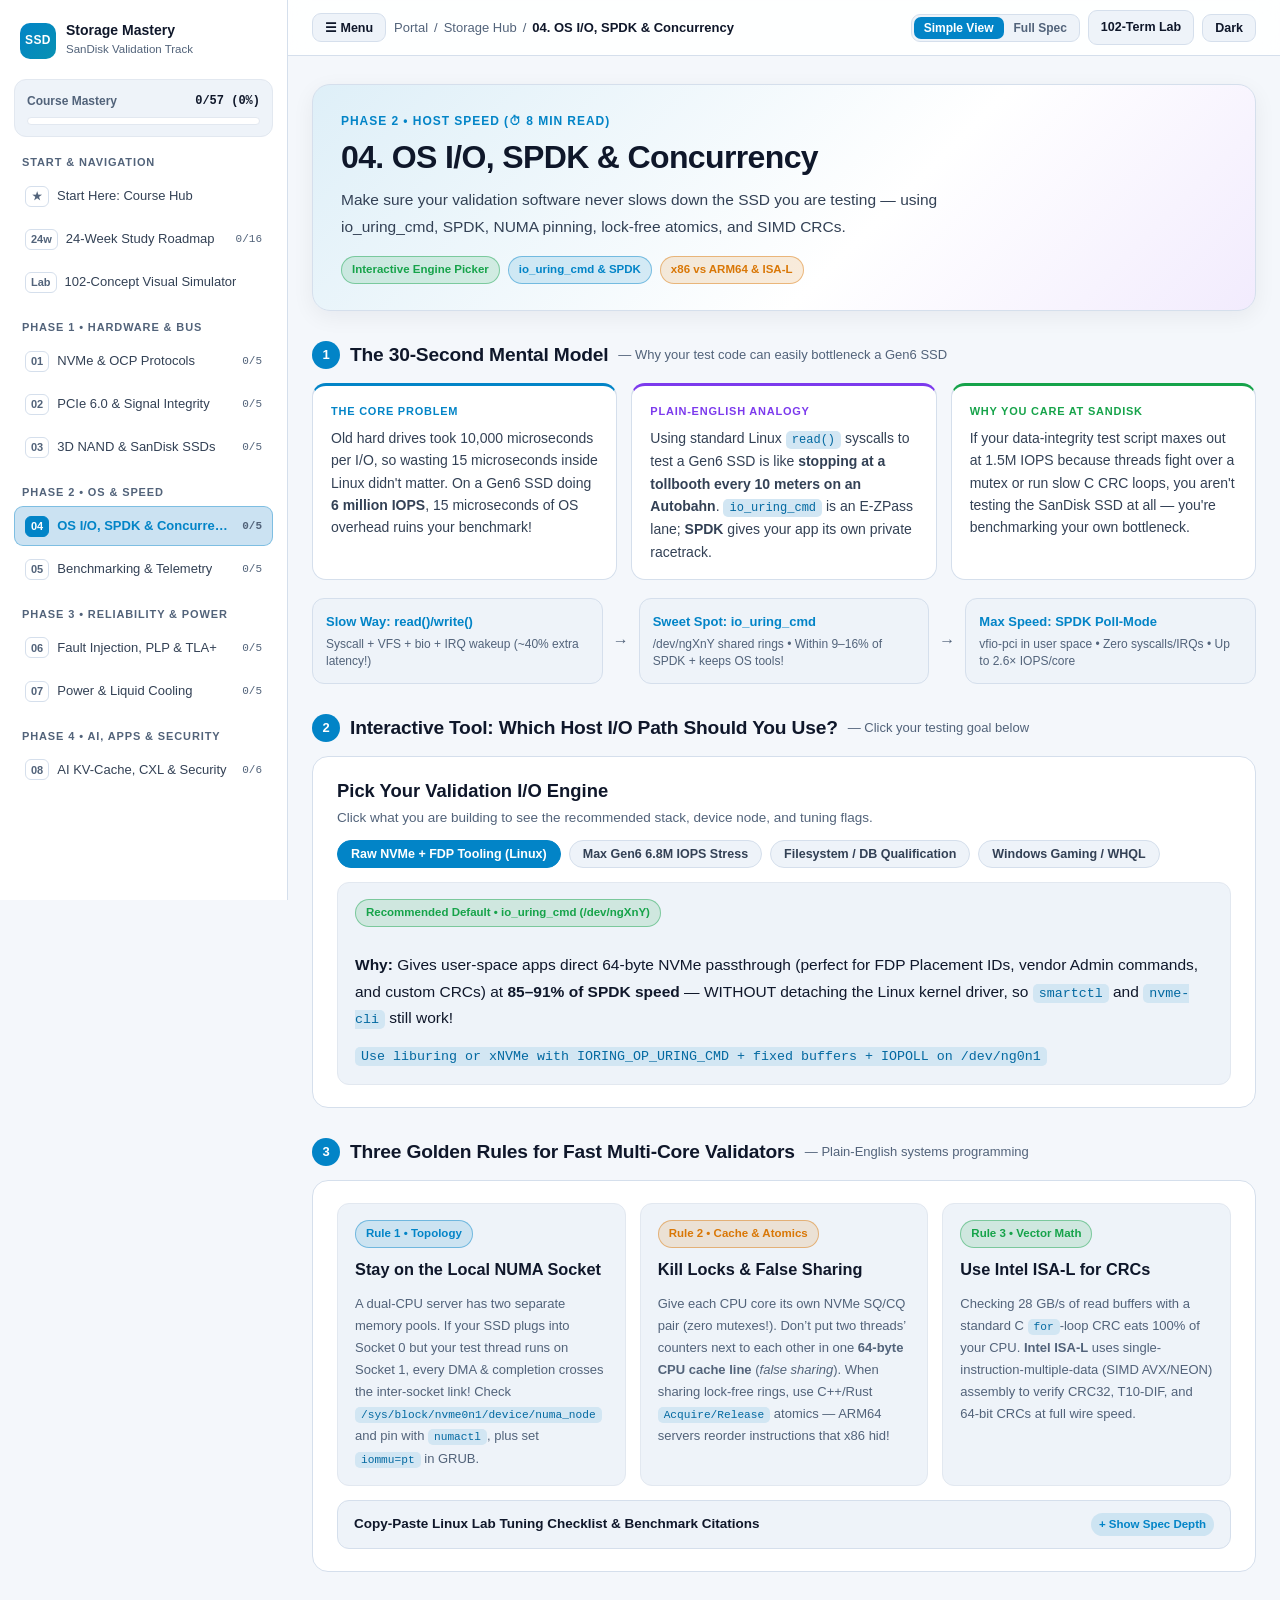
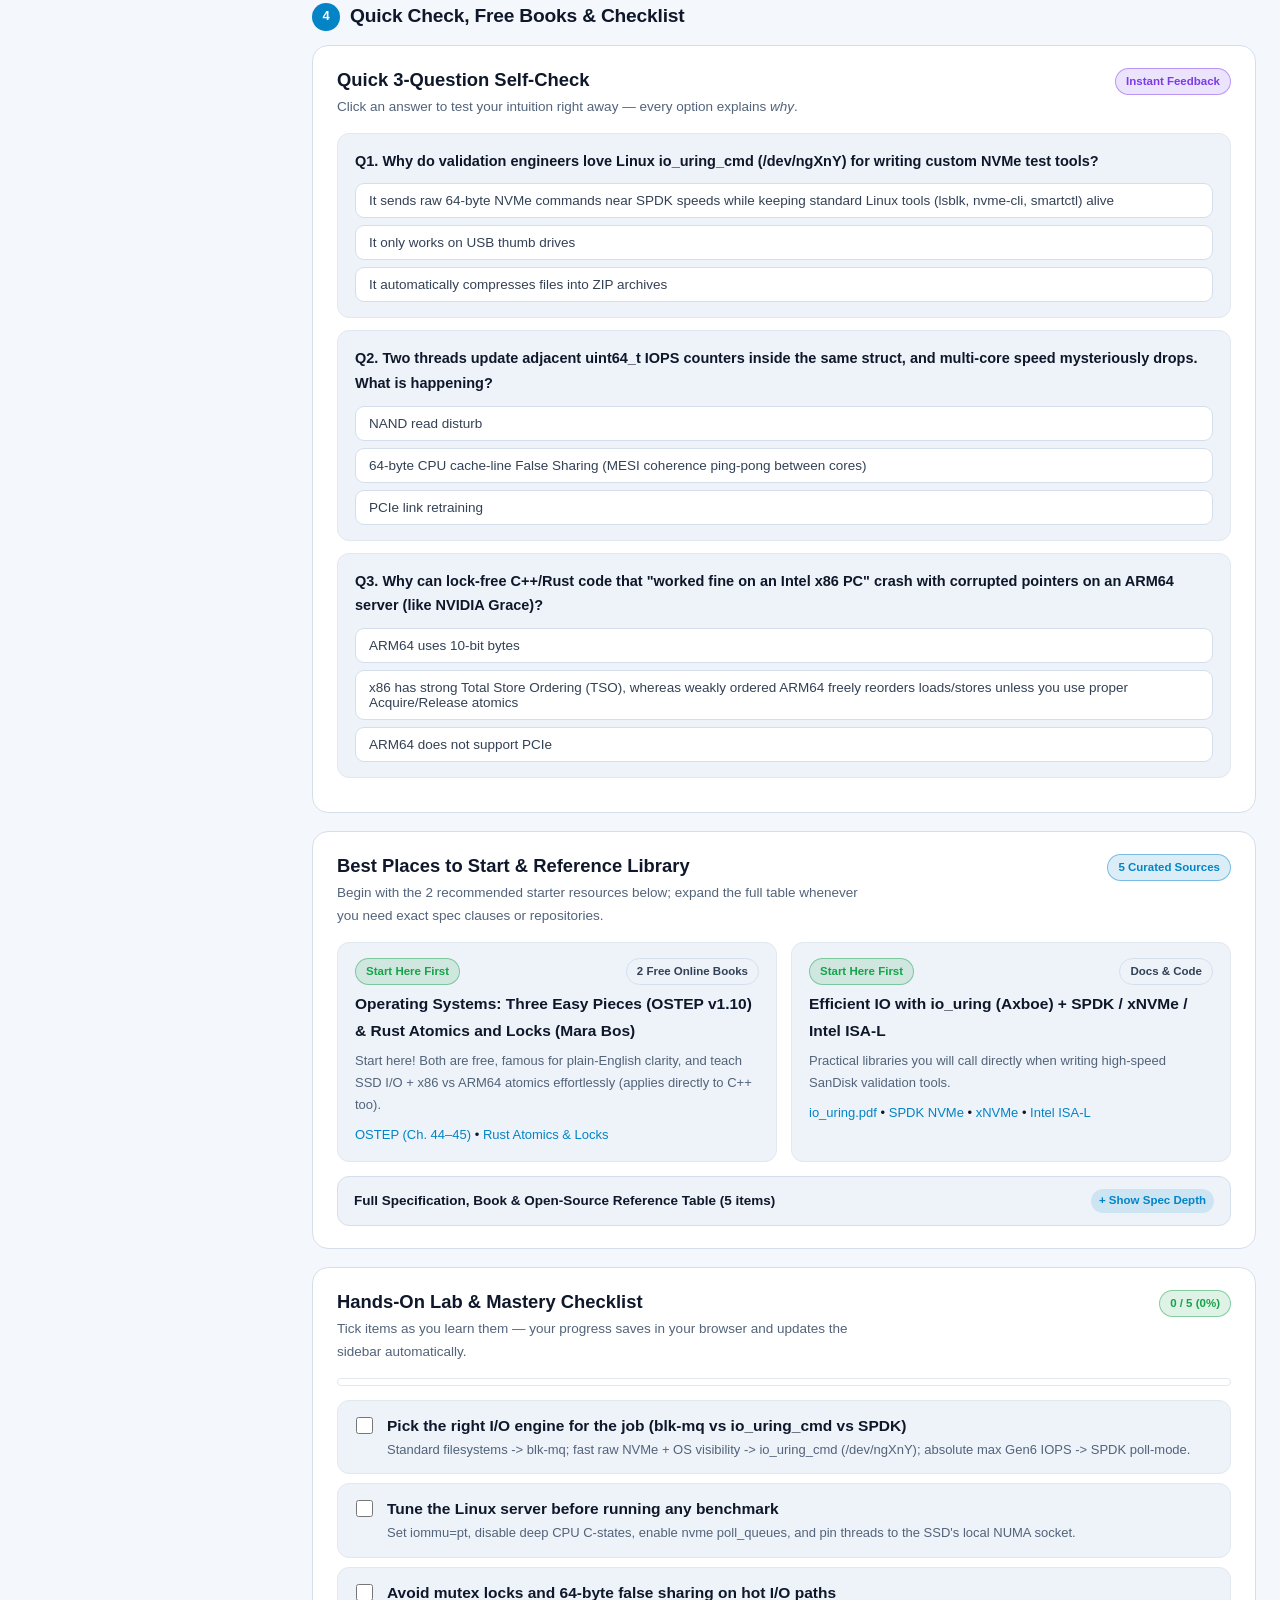
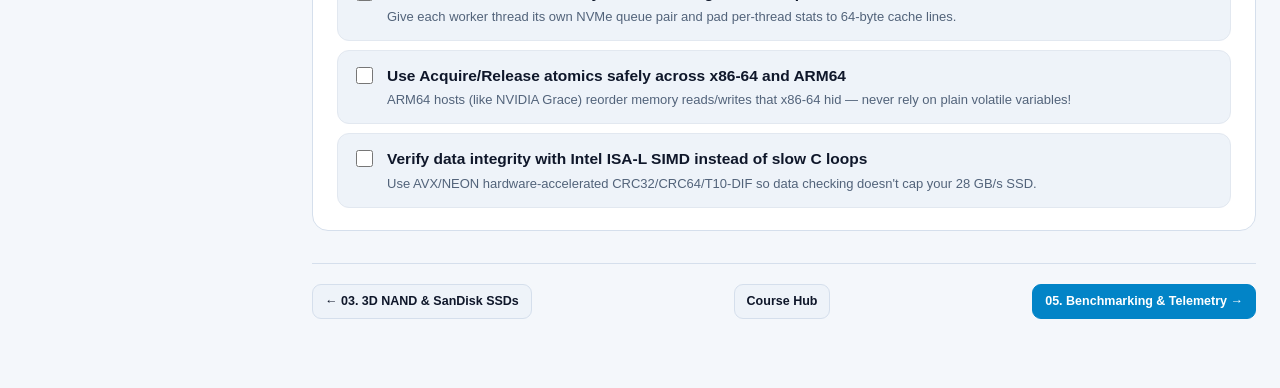
<file: storage-learning-topics/04-architecture-os-and-concurrency/index.html>
<!DOCTYPE html>
<html lang="en">
<head>
  <meta charset="UTF-8" />
  <meta name="viewport" content="width=device-width, initial-scale=1.0" />
  <title>04. OS I/O, SPDK &amp; Concurrency &mdash; Storage Mastery Hub</title>
  <link rel="stylesheet" href="../assets/style.css" />
</head>
<body class="theme-dark">
  <div class="sidebar-backdrop" id="sidebar-backdrop"></div>
  <div class="app-shell">
    <aside class="course-sidebar" id="course-sidebar" data-base="../" data-current="p04" aria-label="Course navigation"></aside>

    <div class="main-column">
      <header class="site-header">
        <div class="header-inner">
          <div class="flex-wrap-gap">
            <button id="mobile-menu-btn" class="btn mobile-menu-btn" type="button" aria-label="Open course menu">&#9776; Menu</button>
            <div class="breadcrumbs"><a href="../../index.html">Portal</a> <span>/</span> <a href="../index.html">Storage Hub</a> <span>/</span> <span class="current">04. OS I/O, SPDK &amp; Concurrency</span></div>
          </div>
          <div class="header-controls">
            <div class="depth-switch" title="Switch between plain-English learning view and full specification depth">
              <button type="button" class="depth-btn active" data-depth="simple">Simple View</button>
              <button type="button" class="depth-btn" data-depth="deep">Full Spec</button>
            </div>
            <a class="btn" href="../nvme_systems_tutor.html">102-Term Lab</a>
            <button id="theme-toggle" class="btn" type="button">Light</button>
          </div>
        </div>
      </header>

      <main class="container">
        <section class="hero">
          <div class="hero-eyebrow">Phase 2 • Host Speed (⏱ 8 min read)</div>
          <h1>04. OS I/O, SPDK &amp; Concurrency</h1>
          <p>Make sure your validation software never slows down the SSD you are testing — using io_uring_cmd, SPDK, NUMA pinning, lock-free atomics, and SIMD CRCs.</p>
          <div class="hero-meta"><span class="badge badge-success">Interactive Engine Picker</span><span class="badge badge-primary">io_uring_cmd &amp; SPDK</span><span class="badge badge-warning">x86 vs ARM64 &amp; ISA-L</span></div>
        </section>

        
    
    <div class="step-banner">
      <span class="step-num">1</span>
      <h2>The 30-Second Mental Model</h2>
      <span class="muted">&mdash; Why your test code can easily bottleneck a Gen6 SSD</span>
    </div>
    
    
    <section class="tldr-grid">
      <div class="tldr-card">
        <div class="tldr-label">The Core Problem</div>
        <p>Old hard drives took 10,000 microseconds per I/O, so wasting 15 microseconds inside Linux didn't matter. On a Gen6 SSD doing <strong>6 million IOPS</strong>, 15 microseconds of OS overhead ruins your benchmark!</p>
      </div>
      <div class="tldr-card analogy">
        <div class="tldr-label">Plain-English Analogy</div>
        <p>Using standard Linux <code>read()</code> syscalls to test a Gen6 SSD is like <strong>stopping at a tollbooth every 10 meters on an Autobahn</strong>. <code>io_uring_cmd</code> is an E-ZPass lane; <strong>SPDK</strong> gives your app its own private racetrack.</p>
      </div>
      <div class="tldr-card role">
        <div class="tldr-label">Why You Care at SanDisk</div>
        <p>If your data-integrity test script maxes out at 1.5M IOPS because threads fight over a mutex or run slow C CRC loops, you aren't testing the SanDisk SSD at all &mdash; you're benchmarking your own bottleneck.</p>
      </div>
    </section>
    

    <div class="flow-diagram"><div class="flow-node"><strong>Slow Way: read()/write()</strong><span>Syscall + VFS + bio + IRQ wakeup (~40% extra latency!)</span></div><div class="flow-arrow">&rarr;</div><div class="flow-node"><strong>Sweet Spot: io_uring_cmd</strong><span>/dev/ngXnY shared rings • Within 9–16% of SPDK + keeps OS tools!</span></div><div class="flow-arrow">&rarr;</div><div class="flow-node"><strong>Max Speed: SPDK Poll-Mode</strong><span>vfio-pci in user space • Zero syscalls/IRQs • Up to 2.6× IOPS/core</span></div></div>

    
    <div class="step-banner">
      <span class="step-num">2</span>
      <h2>Interactive Tool: Which Host I/O Path Should You Use?</h2>
      <span class="muted">&mdash; Click your testing goal below</span>
    </div>
    
    <section class="card">
      <div class="card-header">
        <div>
          <h2>Pick Your Validation I/O Engine</h2>
          <p class="card-subtitle">Click what you are building to see the recommended stack, device node, and tuning flags.</p>
        </div>
        <div class="pill-bar mb-0">
          <button type="button" class="pill active" id="p4-b1">Raw NVMe + FDP Tooling (Linux)</button>
          <button type="button" class="pill" id="p4-b2">Max Gen6 6.8M IOPS Stress</button>
          <button type="button" class="pill" id="p4-b3">Filesystem / DB Qualification</button>
          <button type="button" class="pill" id="p4-b4">Windows Gaming / WHQL</button>
        </div>
      </div>

      <div class="sub-panel" id="p4-advisor"></div>
    </section>

    
    <div class="step-banner">
      <span class="step-num">3</span>
      <h2>Three Golden Rules for Fast Multi-Core Validators</h2>
      <span class="muted">&mdash; Plain-English systems programming</span>
    </div>
    
    <section class="card">
      <div class="grid-3">
        <div class="sub-panel">
          <span class="badge badge-primary mb-2">Rule 1 &bull; Topology</span>
          <h3>Stay on the Local NUMA Socket</h3>
          <p class="small muted mb-0">A dual-CPU server has two separate memory pools. If your SSD plugs into Socket 0 but your test thread runs on Socket 1, every DMA &amp; completion crosses the inter-socket link! Check <code>/sys/block/nvme0n1/device/numa_node</code> and pin with <code>numactl</code>, plus set <code>iommu=pt</code> in GRUB.</p>
        </div>

        <div class="sub-panel">
          <span class="badge badge-warning mb-2">Rule 2 &bull; Cache &amp; Atomics</span>
          <h3>Kill Locks &amp; False Sharing</h3>
          <p class="small muted mb-0">Give each CPU core its own NVMe SQ/CQ pair (zero mutexes!). Don&rsquo;t put two threads&rsquo; counters next to each other in one <strong>64-byte CPU cache line</strong> (<em>false sharing</em>). When sharing lock-free rings, use C++/Rust <code>Acquire/Release</code> atomics &mdash; ARM64 servers reorder instructions that x86 hid!</p>
        </div>

        <div class="sub-panel">
          <span class="badge badge-success mb-2">Rule 3 &bull; Vector Math</span>
          <h3>Use Intel ISA-L for CRCs</h3>
          <p class="small muted mb-0">Checking 28 GB/s of read buffers with a standard C <code>for</code>-loop CRC eats 100% of your CPU. <strong>Intel ISA-L</strong> uses single-instruction-multiple-data (SIMD AVX/NEON) assembly to verify CRC32, T10-DIF, and 64-bit CRCs at full wire speed.</p>
        </div>
      </div>

      <details class="deep-dive">
        <summary>Copy-Paste Linux Lab Tuning Checklist &amp; Benchmark Citations</summary>
        <div class="deep-dive-body">
          <pre># 1. GRUB boot flags: bypass IOMMU page-table walks &amp; stop CPU sleep wake-up lag
iommu=pt intel_idle.max_cstate=0 processor.max_cstate=1

# 2. Enable kernel NVMe polling queues &amp; tune block queue sysfs
options nvme poll_queues=16
echo 2 &gt; /sys/block/nvme0n1/queue/nomerges
echo 2 &gt; /sys/block/nvme0n1/queue/rq_affinity
echo 1024 &gt; /sys/block/nvme0n1/queue/nr_requests</pre>
          <ul class="clean-list small">
            <li><strong>USENIX FAST &rsquo;24 (Samsung &amp; Western Digital):</strong> <code>io_uring_cmd</code> over <code>/dev/ngXnY</code> boosted throughput <strong>+35% (2.9M &rarr; 3.9M IOPS)</strong> and came within <strong>9&ndash;16% of raw SPDK</strong> with fixed buffers + polling while keeping <code>lsblk</code>, cgroups &amp; <code>smartctl</code> working.</li>
            <li><strong>SPDK Poll-Mode Benchmarks:</strong> <code>spdk_nvme_perf</code> achieved up to <strong>2.6&times; more IOPS per core</strong> than <code>fio</code> block I/O on 4K random reads.</li>
          </ul>
        </div>
      </details>
    </section>

    
    <div class="step-banner">
      <span class="step-num">4</span>
      <h2>Quick Check, Free Books &amp; Checklist</h2>
      
    </div>
    
    
    <section class="card">
      <div class="card-header">
        <div>
          <h2>Quick 3-Question Self-Check</h2>
          <p class="card-subtitle">Click an answer to test your intuition right away &mdash; every option explains <em>why</em>.</p>
        </div>
        <span class="badge badge-violet">Instant Feedback</span>
      </div>
      <div id="p04-quiz"></div>
    </section>
    
    
    <section class="card">
      <div class="card-header">
        <div>
          <h2>Best Places to Start &amp; Reference Library</h2>
          <p class="card-subtitle">Begin with the 2 recommended starter resources below; expand the full table whenever you need exact spec clauses or repositories.</p>
        </div>
        <span class="badge badge-primary">5 Curated Sources</span>
      </div>
      <div class="grid-2"><div class="sub-panel"><div class="flex-wrap-gap" style="justify-content:space-between;margin-bottom:6px;"><span class="badge badge-success">Start Here First</span><span class="badge">2 Free Online Books</span></div><strong>Operating Systems: Three Easy Pieces (OSTEP v1.10) &amp; Rust Atomics and Locks (Mara Bos)</strong><p class="small muted" style="margin:6px 0 8px;">Start here! Both are free, famous for plain-English clarity, and teach SSD I/O + x86 vs ARM64 atomics effortlessly (applies directly to C++ too).</p><div class="small"><a href="https://pages.cs.wisc.edu/~remzi/OSTEP/" target="_blank" rel="noopener noreferrer">OSTEP (Ch. 44–45)</a> &bull; <a href="https://mara.nl/atomics/" target="_blank" rel="noopener noreferrer">Rust Atomics &amp; Locks</a></div></div><div class="sub-panel"><div class="flex-wrap-gap" style="justify-content:space-between;margin-bottom:6px;"><span class="badge badge-success">Start Here First</span><span class="badge">Docs &amp; Code</span></div><strong>Efficient IO with io_uring (Axboe) + SPDK / xNVMe / Intel ISA-L</strong><p class="small muted" style="margin:6px 0 8px;">Practical libraries you will call directly when writing high-speed SanDisk validation tools.</p><div class="small"><a href="https://kernel.dk/io_uring.pdf" target="_blank" rel="noopener noreferrer">io_uring.pdf</a> &bull; <a href="https://spdk.io/doc/nvme.html" target="_blank" rel="noopener noreferrer">SPDK NVMe</a> &bull; <a href="https://github.com/xnvme/xnvme" target="_blank" rel="noopener noreferrer">xNVMe</a> &bull; <a href="https://github.com/intel/isa-l" target="_blank" rel="noopener noreferrer">Intel ISA-L</a></div></div></div>
      <details class="deep-dive">
        <summary>Full Specification, Book &amp; Open-Source Reference Table (5 items)</summary>
        <div class="deep-dive-body">
          <div class="table-wrap" style="margin:0;">
            <table>
              <thead>
                <tr><th>Source / Resource</th><th>Format</th><th>Link / Identifier</th><th>How to Use It</th></tr>
              </thead>
              <tbody><tr><td><strong>Operating Systems: Three Easy Pieces (OSTEP v1.10) &amp; Rust Atomics and Locks (Mara Bos)</strong></td><td><span class="badge">2 Free Online Books</span></td><td><a href="https://pages.cs.wisc.edu/~remzi/OSTEP/" target="_blank" rel="noopener noreferrer">OSTEP (Ch. 44–45)</a> &bull; <a href="https://mara.nl/atomics/" target="_blank" rel="noopener noreferrer">Rust Atomics &amp; Locks</a></td><td>Start here! Both are free, famous for plain-English clarity, and teach SSD I/O + x86 vs ARM64 atomics effortlessly (applies directly to C++ too).</td></tr><tr><td><strong>Efficient IO with io_uring (Axboe) + SPDK / xNVMe / Intel ISA-L</strong></td><td><span class="badge">Docs &amp; Code</span></td><td><a href="https://kernel.dk/io_uring.pdf" target="_blank" rel="noopener noreferrer">io_uring.pdf</a> &bull; <a href="https://spdk.io/doc/nvme.html" target="_blank" rel="noopener noreferrer">SPDK NVMe</a> &bull; <a href="https://github.com/xnvme/xnvme" target="_blank" rel="noopener noreferrer">xNVMe</a> &bull; <a href="https://github.com/intel/isa-l" target="_blank" rel="noopener noreferrer">Intel ISA-L</a></td><td>Practical libraries you will call directly when writing high-speed SanDisk validation tools.</td></tr><tr><td><strong>Computer Systems: A Programmer&#x27;s Perspective (CS:APP3e) &amp; Hennessy/Patterson</strong></td><td><span class="badge">Core Textbooks</span></td><td><a href="https://csapp.cs.cmu.edu/" target="_blank" rel="noopener noreferrer">csapp.cs.cmu.edu</a> &bull; <a href="https://shop.elsevier.com/books/computer-architecture/hennessy/978-0-12-811905-1" target="_blank" rel="noopener noreferrer">Elsevier CAQA 6e</a></td><td>Deep foundation on CPU caches, virtual memory, DMA, and cache coherence.</td></tr><tr><td><strong>Linux Kernel Docs (blk-mq, nvme) &amp; NVIDIA/Gen5 Tuning Checklists</strong></td><td><span class="badge">OS Guides</span></td><td><a href="https://docs.kernel.org/block/blk-mq.html" target="_blank" rel="noopener noreferrer">blk-mq</a> &bull; <a href="https://kernel-internals.org/block/nvme/" target="_blank" rel="noopener noreferrer">kernel-internals NVMe</a> &bull; <a href="https://docs.nvidia.com/dccpu/grace-perf-tuning-guide/optimizing-io.html" target="_blank" rel="noopener noreferrer">NVIDIA Grace IO Guide</a> &bull; <a href="https://xinnor.io/blog/pcie-gen-5-storage-array-optimization-overcoming-the-obstacles-to-maximize-performance/" target="_blank" rel="noopener noreferrer">Xinnor Gen5 Tuning</a></td><td>Step-by-step Linux tuning commands and kernel driver walkthroughs.</td></tr><tr><td><strong>What Every Programmer Should Know About Memory (Drepper), Pikus &amp; McKenney Perfbook</strong></td><td><span class="badge">Advanced Optimization</span></td><td><a href="https://liuyehcf.github.io/resources/paper/What-Every-Programmer%E2%80%93Should-Know-About-Memory.pdf" target="_blank" rel="noopener noreferrer">Drepper PDF</a> &bull; <a href="https://github.com/PacktPublishing/The-Art-of-Writing-Efficient-Programs" target="_blank" rel="noopener noreferrer">Pikus GitHub</a> &bull; <a href="https://www.kernel.org/pub/linux/kernel/people/paulmck/perfbook/perfbook.html" target="_blank" rel="noopener noreferrer">Perfbook PDF</a> &bull; <a href="https://www.agner.org/optimize/" target="_blank" rel="noopener noreferrer">Agner Fog</a></td><td>Consult when squeezing maximum IOPS per CPU core out of C++/Rust verifiers.</td></tr></tbody>
            </table>
          </div>
        </div>
      </details>
    </section>
    
    
    <section class="card" data-progress-prefix="p04_" data-progress-total="5">
      <div class="card-header">
        <div>
          <h2>Hands-On Lab &amp; Mastery Checklist</h2>
          <p class="card-subtitle">Tick items as you learn them &mdash; your progress saves in your browser and updates the sidebar automatically.</p>
        </div>
        <span class="badge badge-success progress-text">0 / 5 (0%)</span>
      </div>
      <div class="progress-track mb-2"><div class="progress-fill" style="width: 0%"></div></div>
      <div class="checklist mt-3"><label class="check-item"><input type="checkbox" data-check-id="p04_01" /><div><div class="check-title"><strong>Pick the right I/O engine for the job (blk-mq vs io_uring_cmd vs SPDK)</strong></div><div class="small muted">Standard filesystems -&gt; blk-mq; fast raw NVMe + OS visibility -&gt; io_uring_cmd (/dev/ngXnY); absolute max Gen6 IOPS -&gt; SPDK poll-mode.</div></div></label><label class="check-item"><input type="checkbox" data-check-id="p04_02" /><div><div class="check-title"><strong>Tune the Linux server before running any benchmark</strong></div><div class="small muted">Set iommu=pt, disable deep CPU C-states, enable nvme poll_queues, and pin threads to the SSD&#x27;s local NUMA socket.</div></div></label><label class="check-item"><input type="checkbox" data-check-id="p04_03" /><div><div class="check-title"><strong>Avoid mutex locks and 64-byte false sharing on hot I/O paths</strong></div><div class="small muted">Give each worker thread its own NVMe queue pair and pad per-thread stats to 64-byte cache lines.</div></div></label><label class="check-item"><input type="checkbox" data-check-id="p04_04" /><div><div class="check-title"><strong>Use Acquire/Release atomics safely across x86-64 and ARM64</strong></div><div class="small muted">ARM64 hosts (like NVIDIA Grace) reorder memory reads/writes that x86-64 hid — never rely on plain volatile variables!</div></div></label><label class="check-item"><input type="checkbox" data-check-id="p04_05" /><div><div class="check-title"><strong>Verify data integrity with Intel ISA-L SIMD instead of slow C loops</strong></div><div class="small muted">Use AVX/NEON hardware-accelerated CRC32/CRC64/T10-DIF so data checking doesn&#x27;t cap your 28 GB/s SSD.</div></div></label></div>
    </section>
    
    

        <nav class="subject-pager"><a class="btn" href="../03-flash-physics-and-sandisk-platforms/index.html">&larr; 03. 3D NAND &amp; SanDisk SSDs</a><a class="btn" href="../index.html">Course Hub</a><a class="btn btn-primary" href="../05-performance-telemetry-and-observability/index.html">05. Benchmarking &amp; Telemetry &rarr;</a></nav>
      </main>
    </div>
  </div>

  <script src="../assets/app.js"></script>
  <script>

    const ADVISOR = {
      b1: {
        badge: 'Recommended Default • io_uring_cmd (/dev/ngXnY)',
        html: `<p class="mb-2"><strong>Why:</strong> Gives user-space apps direct 64-byte NVMe passthrough (perfect for FDP Placement IDs, vendor Admin commands, and custom CRCs) at <strong>85–91% of SPDK speed</strong> — WITHOUT detaching the Linux kernel driver, so <code>smartctl</code> and <code>nvme-cli</code> still work!</p>
               <code class="mono">Use liburing or xNVMe with IORING_OP_URING_CMD + fixed buffers + IOPOLL on /dev/ng0n1</code>`
      },
      b2: {
        badge: 'Maximum Ceiling • SPDK Poll-Mode (vfio-pci)',
        html: `<p class="mb-2"><strong>Why:</strong> Unbinds the kernel driver completely and maps NVMe PCIe BAR registers straight into your process with 2MB/1GB hugepages and 100% dedicated polling cores. Delivers up to <strong>2.6× more IOPS/core</strong> to saturate 5.5–6.8M IOPS Gen6 drives.</p>
               <code class="mono">scripts/setup.sh (vfio-pci + hugepages) → spdk_nvme_perf / spdk_nvme_qpair_process_completions()</code>`
      },
      b3: {
        badge: 'OS Stack Qualification • Linux blk-mq (/dev/nvmeXnY)',
        html: `<p class="mb-2"><strong>Why:</strong> Required when testing XFS/ext4 filesystems, RocksDB, or kernel driver regressions (<code>drivers/nvme/host/pci.c</code>). Mitigate kernel overhead by enabling <code>poll_queues</code>, <code>O_DIRECT</code>, and <code>iommu=pt</code>.</p>
               <code class="mono">fio --ioengine=io_uring --direct=1 --hipri=1 --filename=/dev/nvme0n1</code>`
      },
      b4: {
        badge: 'Client & Console • Windows StorNVMe + BypassIO + DirectStorage',
        html: `<p class="mb-2"><strong>Why:</strong> For client Gen5 drives (SN8100 / Optimus) and WHQL HLK certification, DirectStorage 1.2+ uses <strong>BypassIO</strong> to skip legacy Windows storage filters and stream compressed assets straight to GPU GDeflate.</p>
               <code class="mono">Windows HLK Studio + DirectStorage GpuDecompressionBenchmark.exe</code>`
      }
    };

    function showAdv(k, btnId) {
      ['p4-b1', 'p4-b2', 'p4-b3', 'p4-b4'].forEach(id => document.getElementById(id).classList.toggle('active', id === btnId));
      const d = ADVISOR[k];
      document.getElementById('p4-advisor').innerHTML = `<span class="badge badge-success mb-2">${d.badge}</span>${d.html}`;
    }
    document.getElementById('p4-b1').addEventListener('click', () => showAdv('b1', 'p4-b1'));
    document.getElementById('p4-b2').addEventListener('click', () => showAdv('b2', 'p4-b2'));
    document.getElementById('p4-b3').addEventListener('click', () => showAdv('b3', 'p4-b3'));
    document.getElementById('p4-b4').addEventListener('click', () => showAdv('b4', 'p4-b4'));
    showAdv('b1', 'p4-b1');

    document.addEventListener('DOMContentLoaded', () => {
      StorageHub.renderQuiz('p04-quiz', [
        {
          q: 'Why do validation engineers love Linux io_uring_cmd (/dev/ngXnY) for writing custom NVMe test tools?',
          options: [
            'It sends raw 64-byte NVMe commands near SPDK speeds while keeping standard Linux tools (lsblk, nvme-cli, smartctl) alive',
            'It only works on USB thumb drives',
            'It automatically compresses files into ZIP archives'
          ],
          answer: 0,
          explain: 'Unlike SPDK (which unbinds the kernel nvme driver via vfio-pci), /dev/ngXnY char devices let you issue fast async raw NVMe commands while keeping standard OS visibility.'
        },
        {
          q: 'Two threads update adjacent uint64_t IOPS counters inside the same struct, and multi-core speed mysteriously drops. What is happening?',
          options: ['NAND read disturb', '64-byte CPU cache-line False Sharing (MESI coherence ping-pong between cores)', 'PCIe link retraining'],
          answer: 1,
          explain: 'CPU caches track memory in 64-byte lines. Two cores writing different variables inside the same 64-byte line constantly invalidate each other’s L1 cache — pad per-thread structs to 64 bytes!'
        },
        {
          q: 'Why can lock-free C++/Rust code that "worked fine on an Intel x86 PC" crash with corrupted pointers on an ARM64 server (like NVIDIA Grace)?',
          options: [
            'ARM64 uses 10-bit bytes',
            'x86 has strong Total Store Ordering (TSO), whereas weakly ordered ARM64 freely reorders loads/stores unless you use proper Acquire/Release atomics',
            'ARM64 does not support PCIe'
          ],
          answer: 1,
          explain: 'Weakly ordered ARM64 cores can make a ring-buffer "ready" flag visible before the payload write finishes unless paired with Release (writer) and Acquire (reader) memory ordering.'
        }
      ]);
    });
    
</script>
</body>
</html>
</file>
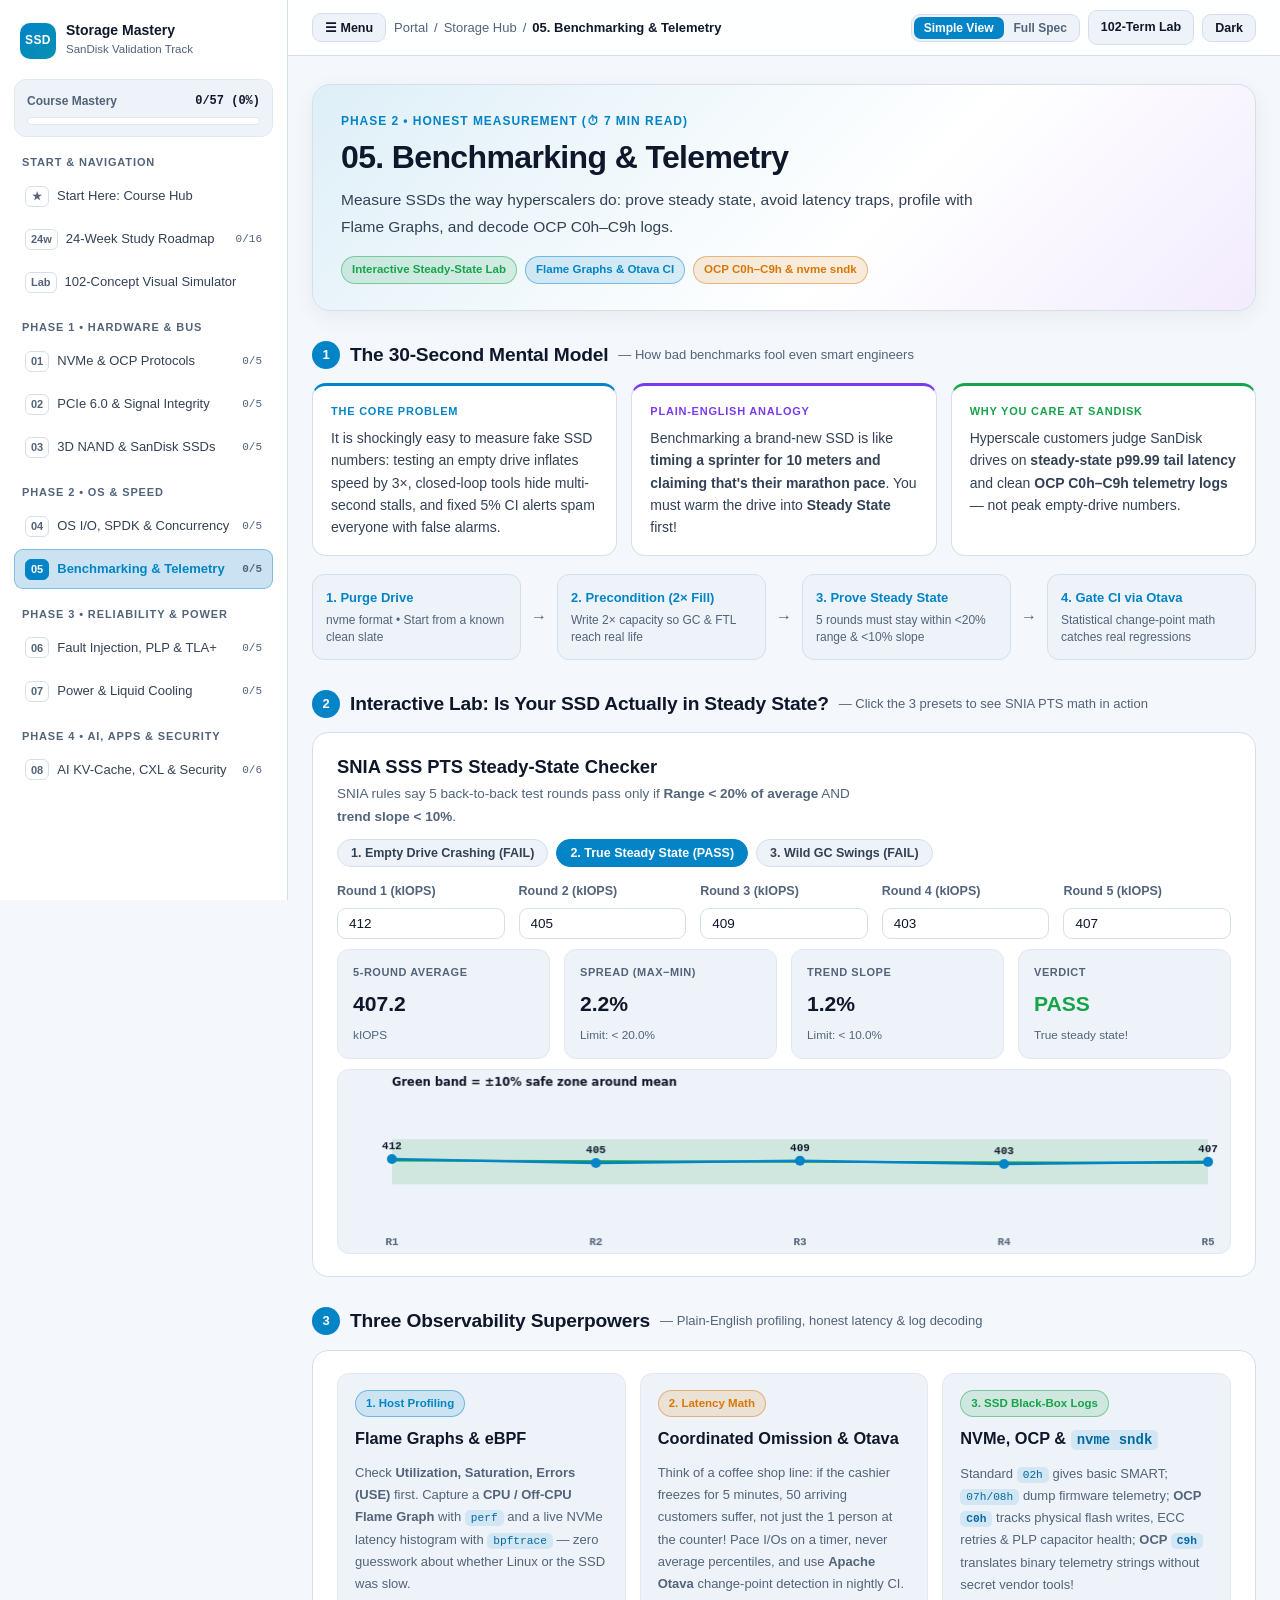
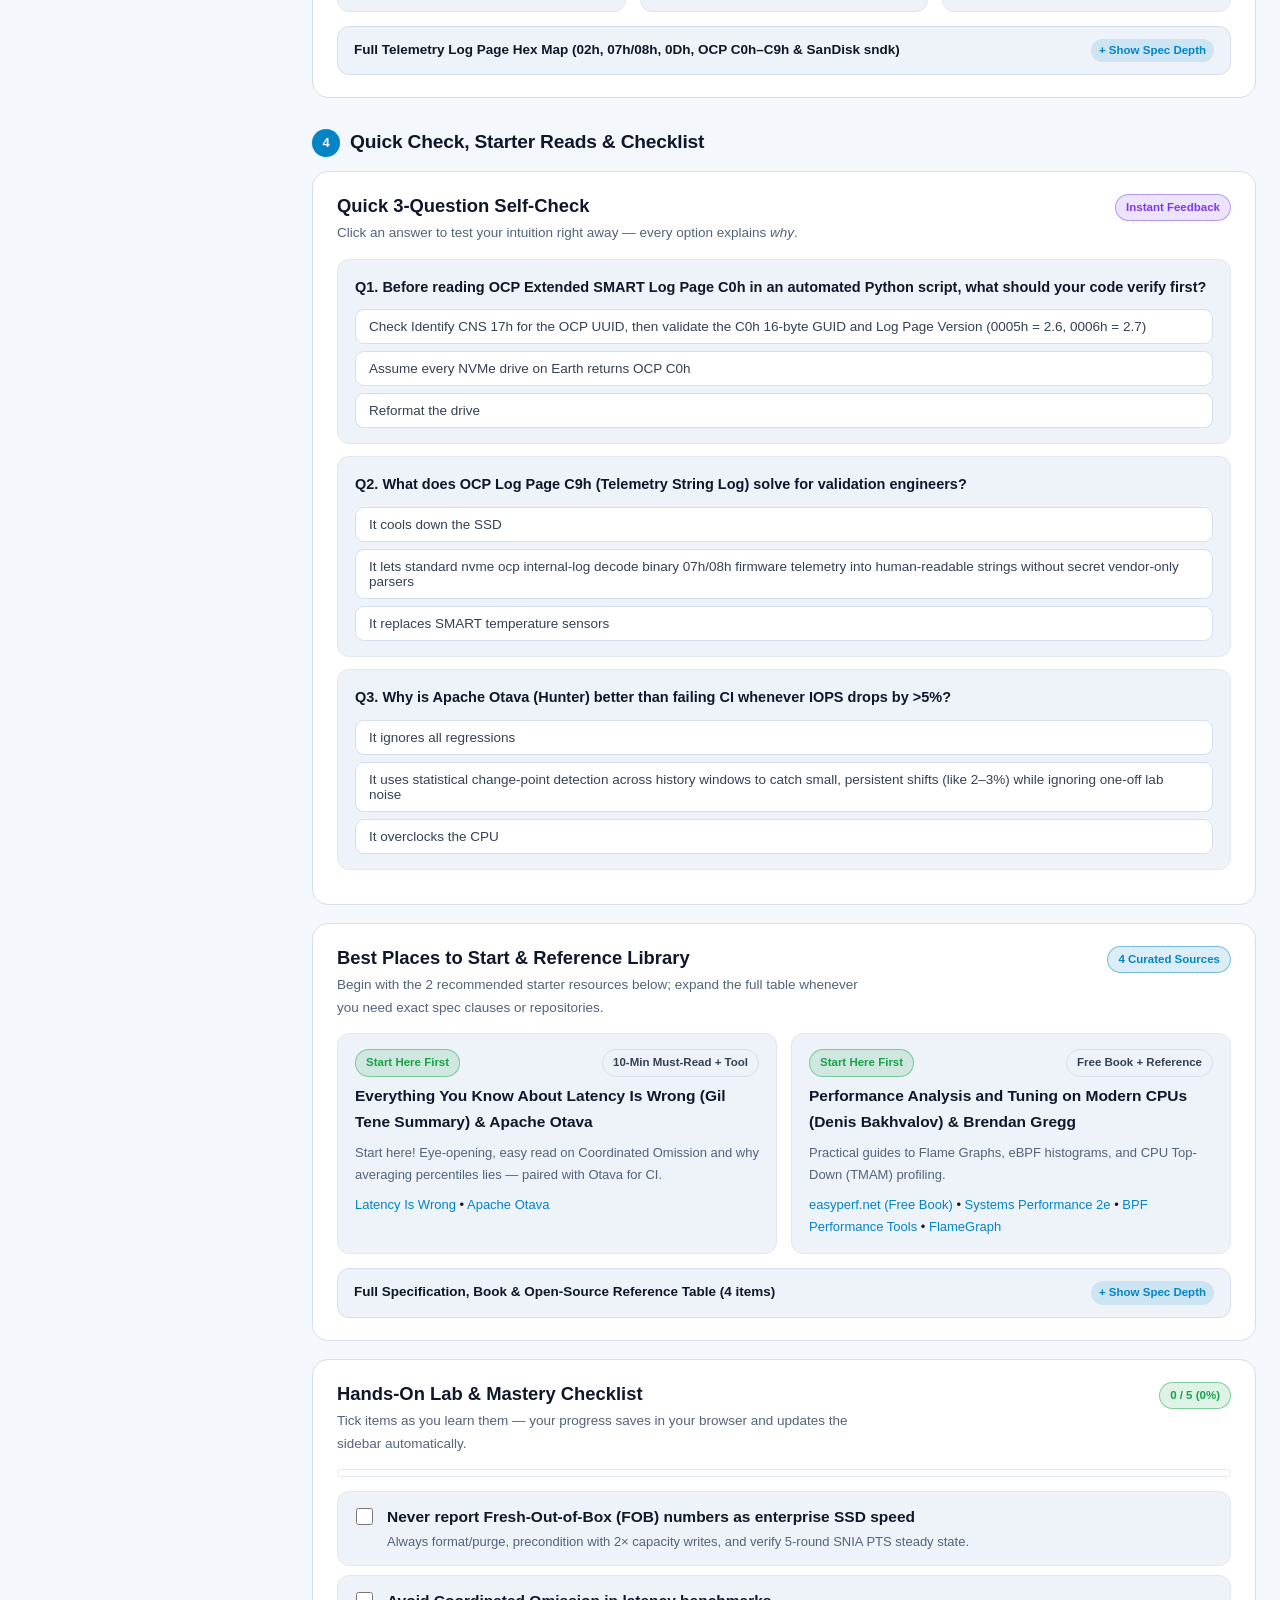
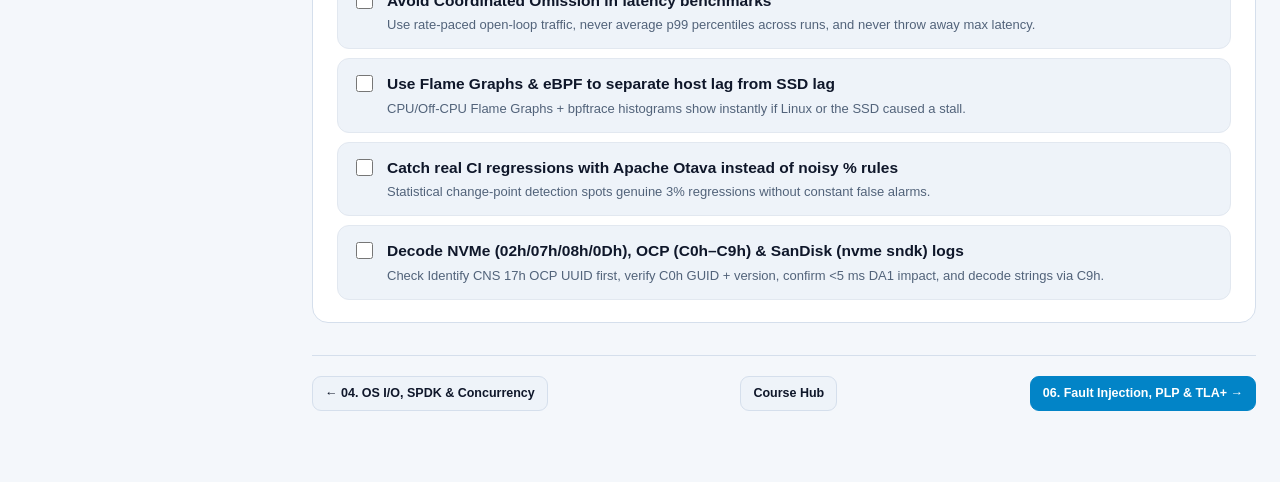
<file: storage-learning-topics/05-performance-telemetry-and-observability/index.html>
<!DOCTYPE html>
<html lang="en">
<head>
  <meta charset="UTF-8" />
  <meta name="viewport" content="width=device-width, initial-scale=1.0" />
  <title>05. Benchmarking &amp; Telemetry &mdash; Storage Mastery Hub</title>
  <link rel="stylesheet" href="../assets/style.css" />
</head>
<body class="theme-dark">
  <div class="sidebar-backdrop" id="sidebar-backdrop"></div>
  <div class="app-shell">
    <aside class="course-sidebar" id="course-sidebar" data-base="../" data-current="p05" aria-label="Course navigation"></aside>

    <div class="main-column">
      <header class="site-header">
        <div class="header-inner">
          <div class="flex-wrap-gap">
            <button id="mobile-menu-btn" class="btn mobile-menu-btn" type="button" aria-label="Open course menu">&#9776; Menu</button>
            <div class="breadcrumbs"><a href="../../index.html">Portal</a> <span>/</span> <a href="../index.html">Storage Hub</a> <span>/</span> <span class="current">05. Benchmarking &amp; Telemetry</span></div>
          </div>
          <div class="header-controls">
            <div class="depth-switch" title="Switch between plain-English learning view and full specification depth">
              <button type="button" class="depth-btn active" data-depth="simple">Simple View</button>
              <button type="button" class="depth-btn" data-depth="deep">Full Spec</button>
            </div>
            <a class="btn" href="../nvme_systems_tutor.html">102-Term Lab</a>
            <button id="theme-toggle" class="btn" type="button">Light</button>
          </div>
        </div>
      </header>

      <main class="container">
        <section class="hero">
          <div class="hero-eyebrow">Phase 2 • Honest Measurement (⏱ 7 min read)</div>
          <h1>05. Benchmarking &amp; Telemetry</h1>
          <p>Measure SSDs the way hyperscalers do: prove steady state, avoid latency traps, profile with Flame Graphs, and decode OCP C0h–C9h logs.</p>
          <div class="hero-meta"><span class="badge badge-success">Interactive Steady-State Lab</span><span class="badge badge-primary">Flame Graphs &amp; Otava CI</span><span class="badge badge-warning">OCP C0h–C9h &amp; nvme sndk</span></div>
        </section>

        
    
    <div class="step-banner">
      <span class="step-num">1</span>
      <h2>The 30-Second Mental Model</h2>
      <span class="muted">&mdash; How bad benchmarks fool even smart engineers</span>
    </div>
    
    
    <section class="tldr-grid">
      <div class="tldr-card">
        <div class="tldr-label">The Core Problem</div>
        <p>It is shockingly easy to measure fake SSD numbers: testing an empty drive inflates speed by 3&times;, closed-loop tools hide multi-second stalls, and fixed 5% CI alerts spam everyone with false alarms.</p>
      </div>
      <div class="tldr-card analogy">
        <div class="tldr-label">Plain-English Analogy</div>
        <p>Benchmarking a brand-new SSD is like <strong>timing a sprinter for 10 meters and claiming that's their marathon pace</strong>. You must warm the drive into <strong>Steady State</strong> first!</p>
      </div>
      <div class="tldr-card role">
        <div class="tldr-label">Why You Care at SanDisk</div>
        <p>Hyperscale customers judge SanDisk drives on <strong>steady-state p99.99 tail latency</strong> and clean <strong>OCP C0h&ndash;C9h telemetry logs</strong> &mdash; not peak empty-drive numbers.</p>
      </div>
    </section>
    

    <div class="flow-diagram"><div class="flow-node"><strong>1. Purge Drive</strong><span>nvme format • Start from a known clean slate</span></div><div class="flow-arrow">&rarr;</div><div class="flow-node"><strong>2. Precondition (2× Fill)</strong><span>Write 2× capacity so GC &amp; FTL reach real life</span></div><div class="flow-arrow">&rarr;</div><div class="flow-node"><strong>3. Prove Steady State</strong><span>5 rounds must stay within &lt;20% range &amp; &lt;10% slope</span></div><div class="flow-arrow">&rarr;</div><div class="flow-node"><strong>4. Gate CI via Otava</strong><span>Statistical change-point math catches real regressions</span></div></div>

    
    <div class="step-banner">
      <span class="step-num">2</span>
      <h2>Interactive Lab: Is Your SSD Actually in Steady State?</h2>
      <span class="muted">&mdash; Click the 3 presets to see SNIA PTS math in action</span>
    </div>
    
    <section class="card">
      <div class="card-header">
        <div>
          <h2>SNIA SSS PTS Steady-State Checker</h2>
          <p class="card-subtitle">SNIA rules say 5 back-to-back test rounds pass only if <strong>Range &lt; 20% of average</strong> AND <strong>trend slope &lt; 10%</strong>.</p>
        </div>
        <div class="pill-bar mb-0">
          <button type="button" class="pill" id="pts-fob">1. Empty Drive Crashing (FAIL)</button>
          <button type="button" class="pill active" id="pts-ss">2. True Steady State (PASS)</button>
          <button type="button" class="pill" id="pts-gc">3. Wild GC Swings (FAIL)</button>
        </div>
      </div>

      <div class="grid-5 mb-2">
        <div class="control-group"><div class="control-label"><span>Round 1 (kIOPS)</span></div><input type="number" id="r1" value="412" /></div>
        <div class="control-group"><div class="control-label"><span>Round 2 (kIOPS)</span></div><input type="number" id="r2" value="405" /></div>
        <div class="control-group"><div class="control-label"><span>Round 3 (kIOPS)</span></div><input type="number" id="r3" value="409" /></div>
        <div class="control-group"><div class="control-label"><span>Round 4 (kIOPS)</span></div><input type="number" id="r4" value="403" /></div>
        <div class="control-group"><div class="control-label"><span>Round 5 (kIOPS)</span></div><input type="number" id="r5" value="407" /></div>
      </div>

      <div class="grid-4 mb-2">
        <div class="kpi-tile"><div class="kpi-label">5-Round Average</div><div class="kpi-value" id="pts-mean">407.2</div><div class="kpi-note">kIOPS</div></div>
        <div class="kpi-tile"><div class="kpi-label">Spread (Max&minus;Min)</div><div class="kpi-value" id="pts-range">2.2%</div><div class="kpi-note">Limit: &lt; 20.0%</div></div>
        <div class="kpi-tile"><div class="kpi-label">Trend Slope</div><div class="kpi-value" id="pts-slope">1.2%</div><div class="kpi-note">Limit: &lt; 10.0%</div></div>
        <div class="kpi-tile"><div class="kpi-label">Verdict</div><div class="kpi-value" id="pts-verdict" style="color:var(--success);">PASS</div><div class="kpi-note" id="pts-note">Valid steady state!</div></div>
      </div>

      <canvas id="p5-pts-canvas" height="185"></canvas>
    </section>

    
    <div class="step-banner">
      <span class="step-num">3</span>
      <h2>Three Observability Superpowers</h2>
      <span class="muted">&mdash; Plain-English profiling, honest latency &amp; log decoding</span>
    </div>
    
    <section class="card">
      <div class="grid-3">
        <div class="sub-panel">
          <span class="badge badge-primary mb-2">1. Host Profiling</span>
          <h3>Flame Graphs &amp; eBPF</h3>
          <p class="small muted mb-0">Check <strong>Utilization, Saturation, Errors (USE)</strong> first. Capture a <strong>CPU / Off-CPU Flame Graph</strong> with <code>perf</code> and a live NVMe latency histogram with <code>bpftrace</code> &mdash; zero guesswork about whether Linux or the SSD was slow.</p>
        </div>
        <div class="sub-panel">
          <span class="badge badge-warning mb-2">2. Latency Math</span>
          <h3>Coordinated Omission &amp; Otava</h3>
          <p class="small muted mb-0">Think of a coffee shop line: if the cashier freezes for 5 minutes, 50 arriving customers suffer, not just the 1 person at the counter! Pace I/Os on a timer, never average percentiles, and use <strong>Apache Otava</strong> change-point detection in nightly CI.</p>
        </div>
        <div class="sub-panel">
          <span class="badge badge-success mb-2">3. SSD Black-Box Logs</span>
          <h3>NVMe, OCP &amp; <code>nvme sndk</code></h3>
          <p class="small muted mb-0">Standard <code>02h</code> gives basic SMART; <code>07h/08h</code> dump firmware telemetry; <strong>OCP <code>C0h</code></strong> tracks physical flash writes, ECC retries &amp; PLP capacitor health; <strong>OCP <code>C9h</code></strong> translates binary telemetry strings without secret vendor tools!</p>
        </div>
      </div>

      <details class="deep-dive">
        <summary>Full Telemetry Log Page Hex Map (02h, 07h/08h, 0Dh, OCP C0h&ndash;C9h &amp; SanDisk sndk)</summary>
        <div class="deep-dive-body">
          <div class="table-wrap" style="margin:0;">
            <table>
              <thead><tr><th>Log ID</th><th>Scope</th><th>Key Validation Checks &amp; Gotchas</th></tr></thead>
              <tbody>
                <tr><td><code>02h</code> &amp; <code>0Dh</code> (PEL)</td><td>NVMe 2.3</td><td>SMART temps, media errors, % used; Persistent Event Log (<code>0Dh</code>) survives power cycles &amp; resets.</td></tr>
                <tr><td><code>07h</code> &amp; <code>08h</code> Telemetry</td><td>NVMe 2.3 + OCP 2.6</td><td>Data Areas 1&ndash;4; <code>08h</code> persists across resets. OCP 2.6: 32 KiB DA1 must cause <strong>&lt;1 ms typical / &lt;5 ms max</strong> I/O latency impact; &gt;16 Virtual FIFOs.</td></tr>
                <tr><td><code>C0h</code> Extended SMART</td><td>OCP 2.6 / 2.7</td><td>512B little-endian. First check OCP UUID <code>C194D55B-E094-4794-A21D-29998F56BE6F</code> in Identify <code>CNS 17h</code>, then verify GUID <code>AFD514C97C6F4F9CA4F2BFEA2810AFC5h</code> &amp; version (<code>0005h</code>=2.6, <code>0006h</code>=2.7). Capacitor health <code>FFFFh</code> = no PLP.</td></tr>
                <tr><td><code>C1h</code>, <code>C2h</code> &amp; Latency Monitor</td><td>OCP 2.6</td><td><code>C1h</code> panic count &amp; reset action (<code>EREC-2</code>); <code>C2h</code> FW history; Latency Monitor (<code>Set Feature C5h</code>) hardware latency buckets.</td></tr>
                <tr><td><code>C4h</code>, <code>C6h</code>, <code>C9h</code></td><td>OCP 2.6 / 2.7</td><td><code>C9h</code> String Log decodes <code>07h/08h</code> via <code>nvme ocp internal-log</code>; <code>C4h</code> v2 adds FIPS 140 status in OCP 2.7; watch OCP 2.6 <code>C6h</code> byte-vs-Dword fix.</td></tr>
                <tr><td><code>nvme sndk</code> / <code>wdc</code></td><td>SanDisk Plugins</td><td><code>vs-smart-add-log</code>, <code>vs-device-waf</code>, <code>get-latency-monitor-log</code>, <code>vs-temperature-stats</code>, <code>get-crash-dump</code>, <code>get-pfail-dump</code>, <code>vs-internal-log</code>, <code>nvmeadm pci-eye</code>. (<code>nvme-cli</code> v3.x merges <code>libnvme</code>.)</td></tr>
              </tbody>
            </table>
          </div>
        </div>
      </details>
    </section>

    
    <div class="step-banner">
      <span class="step-num">4</span>
      <h2>Quick Check, Starter Reads &amp; Checklist</h2>
      
    </div>
    
    
    <section class="card">
      <div class="card-header">
        <div>
          <h2>Quick 3-Question Self-Check</h2>
          <p class="card-subtitle">Click an answer to test your intuition right away &mdash; every option explains <em>why</em>.</p>
        </div>
        <span class="badge badge-violet">Instant Feedback</span>
      </div>
      <div id="p05-quiz"></div>
    </section>
    
    
    <section class="card">
      <div class="card-header">
        <div>
          <h2>Best Places to Start &amp; Reference Library</h2>
          <p class="card-subtitle">Begin with the 2 recommended starter resources below; expand the full table whenever you need exact spec clauses or repositories.</p>
        </div>
        <span class="badge badge-primary">4 Curated Sources</span>
      </div>
      <div class="grid-2"><div class="sub-panel"><div class="flex-wrap-gap" style="justify-content:space-between;margin-bottom:6px;"><span class="badge badge-success">Start Here First</span><span class="badge">10-Min Must-Read + Tool</span></div><strong>Everything You Know About Latency Is Wrong (Gil Tene Summary) &amp; Apache Otava</strong><p class="small muted" style="margin:6px 0 8px;">Start here! Eye-opening, easy read on Coordinated Omission and why averaging percentiles lies — paired with Otava for CI.</p><div class="small"><a href="https://bravenewgeek.com/everything-you-know-about-latency-is-wrong/" target="_blank" rel="noopener noreferrer">Latency Is Wrong</a> &bull; <a href="https://otava.apache.org/docs/download/" target="_blank" rel="noopener noreferrer">Apache Otava</a></div></div><div class="sub-panel"><div class="flex-wrap-gap" style="justify-content:space-between;margin-bottom:6px;"><span class="badge badge-success">Start Here First</span><span class="badge">Free Book + Reference</span></div><strong>Performance Analysis and Tuning on Modern CPUs (Denis Bakhvalov) &amp; Brendan Gregg</strong><p class="small muted" style="margin:6px 0 8px;">Practical guides to Flame Graphs, eBPF histograms, and CPU Top-Down (TMAM) profiling.</p><div class="small"><a href="https://easyperf.net/" target="_blank" rel="noopener noreferrer">easyperf.net (Free Book)</a> &bull; <a href="https://www.brendangregg.com/systems-performance-2nd-edition-book.html" target="_blank" rel="noopener noreferrer">Systems Performance 2e</a> &bull; <a href="https://www.brendangregg.com/bpf-performance-tools-book.html" target="_blank" rel="noopener noreferrer">BPF Performance Tools</a> &bull; <a href="https://github.com/brendangregg/flamegraph" target="_blank" rel="noopener noreferrer">FlameGraph</a></div></div></div>
      <details class="deep-dive">
        <summary>Full Specification, Book &amp; Open-Source Reference Table (4 items)</summary>
        <div class="deep-dive-body">
          <div class="table-wrap" style="margin:0;">
            <table>
              <thead>
                <tr><th>Source / Resource</th><th>Format</th><th>Link / Identifier</th><th>How to Use It</th></tr>
              </thead>
              <tbody><tr><td><strong>Everything You Know About Latency Is Wrong (Gil Tene Summary) &amp; Apache Otava</strong></td><td><span class="badge">10-Min Must-Read + Tool</span></td><td><a href="https://bravenewgeek.com/everything-you-know-about-latency-is-wrong/" target="_blank" rel="noopener noreferrer">Latency Is Wrong</a> &bull; <a href="https://otava.apache.org/docs/download/" target="_blank" rel="noopener noreferrer">Apache Otava</a></td><td>Start here! Eye-opening, easy read on Coordinated Omission and why averaging percentiles lies — paired with Otava for CI.</td></tr><tr><td><strong>Performance Analysis and Tuning on Modern CPUs (Denis Bakhvalov) &amp; Brendan Gregg</strong></td><td><span class="badge">Free Book + Reference</span></td><td><a href="https://easyperf.net/" target="_blank" rel="noopener noreferrer">easyperf.net (Free Book)</a> &bull; <a href="https://www.brendangregg.com/systems-performance-2nd-edition-book.html" target="_blank" rel="noopener noreferrer">Systems Performance 2e</a> &bull; <a href="https://www.brendangregg.com/bpf-performance-tools-book.html" target="_blank" rel="noopener noreferrer">BPF Performance Tools</a> &bull; <a href="https://github.com/brendangregg/flamegraph" target="_blank" rel="noopener noreferrer">FlameGraph</a></td><td>Practical guides to Flame Graphs, eBPF histograms, and CPU Top-Down (TMAM) profiling.</td></tr><tr><td><strong>nvme-cli Repo &amp; OCP / SanDisk Plugin Source Code</strong></td><td><span class="badge">Open-Source Code</span></td><td><a href="https://github.com/linux-nvme/nvme-cli" target="_blank" rel="noopener noreferrer">nvme-cli</a> &bull; <a href="https://github.com/linux-nvme/nvme-cli/blob/master/plugins/ocp/ocp-nvme.c" target="_blank" rel="noopener noreferrer">ocp-nvme.c</a> &bull; <a href="https://github.com/linux-nvme/nvme-cli/blob/master/plugins/wdc/wdc-nvme.c" target="_blank" rel="noopener noreferrer">wdc-nvme.c</a></td><td>Exact C struct definitions for OCP C0h–C9h and SanDisk (sndk/wdc) vendor log decoders.</td></tr><tr><td><strong>MIT 6.172 Performance Engineering &amp; Raj Jain&#x27;s Art of Performance Analysis</strong></td><td><span class="badge">Course &amp; Classic Book</span></td><td><a href="https://ocw.mit.edu/courses/6-172-performance-engineering-of-software-systems-fall-2018/" target="_blank" rel="noopener noreferrer">MIT OCW 6.172</a> &bull; <span class="mono small">Raj Jain (Wiley, 1991)</span></td><td>Deep fundamentals on code speedups and rigorous experimental statistics.</td></tr></tbody>
            </table>
          </div>
        </div>
      </details>
    </section>
    
    
    <section class="card" data-progress-prefix="p05_" data-progress-total="5">
      <div class="card-header">
        <div>
          <h2>Hands-On Lab &amp; Mastery Checklist</h2>
          <p class="card-subtitle">Tick items as you learn them &mdash; your progress saves in your browser and updates the sidebar automatically.</p>
        </div>
        <span class="badge badge-success progress-text">0 / 5 (0%)</span>
      </div>
      <div class="progress-track mb-2"><div class="progress-fill" style="width: 0%"></div></div>
      <div class="checklist mt-3"><label class="check-item"><input type="checkbox" data-check-id="p05_01" /><div><div class="check-title"><strong>Never report Fresh-Out-of-Box (FOB) numbers as enterprise SSD speed</strong></div><div class="small muted">Always format/purge, precondition with 2× capacity writes, and verify 5-round SNIA PTS steady state.</div></div></label><label class="check-item"><input type="checkbox" data-check-id="p05_02" /><div><div class="check-title"><strong>Avoid Coordinated Omission in latency benchmarks</strong></div><div class="small muted">Use rate-paced open-loop traffic, never average p99 percentiles across runs, and never throw away max latency.</div></div></label><label class="check-item"><input type="checkbox" data-check-id="p05_03" /><div><div class="check-title"><strong>Use Flame Graphs &amp; eBPF to separate host lag from SSD lag</strong></div><div class="small muted">CPU/Off-CPU Flame Graphs + bpftrace histograms show instantly if Linux or the SSD caused a stall.</div></div></label><label class="check-item"><input type="checkbox" data-check-id="p05_04" /><div><div class="check-title"><strong>Catch real CI regressions with Apache Otava instead of noisy % rules</strong></div><div class="small muted">Statistical change-point detection spots genuine 3% regressions without constant false alarms.</div></div></label><label class="check-item"><input type="checkbox" data-check-id="p05_05" /><div><div class="check-title"><strong>Decode NVMe (02h/07h/08h/0Dh), OCP (C0h–C9h) &amp; SanDisk (nvme sndk) logs</strong></div><div class="small muted">Check Identify CNS 17h OCP UUID first, verify C0h GUID + version, confirm &lt;5 ms DA1 impact, and decode strings via C9h.</div></div></label></div>
    </section>
    
    

        <nav class="subject-pager"><a class="btn" href="../04-architecture-os-and-concurrency/index.html">&larr; 04. OS I/O, SPDK &amp; Concurrency</a><a class="btn" href="../index.html">Course Hub</a><a class="btn btn-primary" href="../06-validation-fault-injection-and-formal-methods/index.html">06. Fault Injection, PLP &amp; TLA+ &rarr;</a></nav>
      </main>
    </div>
  </div>

  <script src="../assets/app.js"></script>
  <script>

    function evalPTS() {
      const vals = [1, 2, 3, 4, 5].map(i => Math.max(1, parseFloat(document.getElementById('r' + i).value) || 0));
      const n = vals.length;
      const mean = vals.reduce((a, b) => a + b, 0) / n;
      const minV = Math.min(...vals), maxV = Math.max(...vals);
      const rangePct = ((maxV - minV) / mean) * 100;
      const mx = 2;
      let num = 0, den = 0;
      vals.forEach((y, x) => { num += (x - mx) * (y - mean); den += (x - mx) * (x - mx); });
      const slope = num / den;
      const slopePct = (Math.abs(slope * (n - 1)) / mean) * 100;
      const pass = rangePct < 20 && slopePct < 10;

      document.getElementById('pts-mean').textContent = mean.toFixed(1);
      document.getElementById('pts-range').textContent = rangePct.toFixed(1) + '%';
      document.getElementById('pts-slope').textContent = slopePct.toFixed(1) + '%';
      const vEl = document.getElementById('pts-verdict');
      vEl.textContent = pass ? 'PASS' : 'FAIL';
      vEl.style.color = pass ? 'var(--success)' : 'var(--error)';
      document.getElementById('pts-note').textContent = pass ? 'True steady state!' : 'Keep preconditioning';

      const { ctx, w, h, th } = StorageHub.prepCanvas(document.getElementById('p5-pts-canvas'), 185);
      const padL = 54, padR = 22, padT = 26, padB = 28;
      const pw = w - padL - padR, ph = h - padT - padB;
      const yLo = Math.max(0, Math.min(minV, mean * 0.78) * 0.92);
      const yHi = Math.max(maxV, mean * 1.22) * 1.06;
      const toX = i => padL + (i / 4) * pw;
      const toY = v => padT + (1 - (v - yLo) / Math.max(1, yHi - yLo)) * ph;

      ctx.save(); ctx.globalAlpha = 0.14; ctx.fillStyle = th.success;
      ctx.fillRect(padL, toY(mean * 1.1), pw, toY(mean * 0.9) - toY(mean * 1.1));
      ctx.restore();

      ctx.strokeStyle = pass ? th.success : th.error; ctx.lineWidth = 2;
      ctx.beginPath(); ctx.moveTo(toX(0), toY(mean - 2 * slope)); ctx.lineTo(toX(4), toY(mean + 2 * slope)); ctx.stroke();

      ctx.strokeStyle = th.primary; ctx.lineWidth = 2.5;
      ctx.beginPath();
      vals.forEach((v, i) => { if (i === 0) ctx.moveTo(toX(i), toY(v)); else ctx.lineTo(toX(i), toY(v)); });
      ctx.stroke();
      vals.forEach((v, i) => {
        ctx.fillStyle = th.primary; ctx.beginPath(); ctx.arc(toX(i), toY(v), 5, 0, Math.PI * 2); ctx.fill();
        ctx.fillStyle = th.fg; ctx.font = '700 11px ui-monospace, monospace'; ctx.textAlign = 'center';
        ctx.fillText(v.toFixed(0), toX(i), toY(v) - 10);
        ctx.fillStyle = th.muted; ctx.fillText('R' + (i + 1), toX(i), h - 8);
      });
      ctx.textAlign = 'left';
      ctx.fillStyle = th.fg; ctx.font = '700 11.5px system-ui, sans-serif';
      ctx.fillText('Green band = ±10% safe zone around mean', padL, 16);
    }

    function setPreset(arr, activeId) {
      arr.forEach((v, i) => { document.getElementById('r' + (i + 1)).value = v; });
      ['pts-fob', 'pts-ss', 'pts-gc'].forEach(id => document.getElementById(id).classList.toggle('active', id === activeId));
      evalPTS();
    }
    document.getElementById('pts-fob').addEventListener('click', () => setPreset([1150, 920, 680, 510, 440], 'pts-fob'));
    document.getElementById('pts-ss').addEventListener('click', () => setPreset([412, 405, 409, 403, 407], 'pts-ss'));
    document.getElementById('pts-gc').addEventListener('click', () => setPreset([460, 320, 455, 310, 450], 'pts-gc'));
    [1, 2, 3, 4, 5].forEach(i => document.getElementById('r' + i).addEventListener('input', evalPTS));
    window.addEventListener('resize', evalPTS);
    window.addEventListener('themechange', evalPTS);
    evalPTS();

    document.addEventListener('DOMContentLoaded', () => {
      StorageHub.renderQuiz('p05-quiz', [
        {
          q: 'Before reading OCP Extended SMART Log Page C0h in an automated Python script, what should your code verify first?',
          options: [
            'Check Identify CNS 17h for the OCP UUID, then validate the C0h 16-byte GUID and Log Page Version (0005h = 2.6, 0006h = 2.7)',
            'Assume every NVMe drive on Earth returns OCP C0h',
            'Reformat the drive'
          ],
          answer: 0,
          explain: 'Vendor log IDs (C0h–FFh) can mean completely different things on non-OCP drives — gating on the OCP UUID and checking the C0h GUID + version prevents silent misparsing.'
        },
        {
          q: 'What does OCP Log Page C9h (Telemetry String Log) solve for validation engineers?',
          options: [
            'It cools down the SSD',
            'It lets standard nvme ocp internal-log decode binary 07h/08h firmware telemetry into human-readable strings without secret vendor-only parsers',
            'It replaces SMART temperature sensors'
          ],
          answer: 1,
          explain: 'C9h maps numeric event/debug IDs inside 07h/08h binary telemetry blobs directly to ASCII strings so hyperscalers and engineers can triage dumps cleanly.'
        },
        {
          q: 'Why is Apache Otava (Hunter) better than failing CI whenever IOPS drops by >5%?',
          options: [
            'It ignores all regressions',
            'It uses statistical change-point detection across history windows to catch small, persistent shifts (like 2–3%) while ignoring one-off lab noise',
            'It overclocks the CPU'
          ],
          answer: 1,
          explain: 'Modified E-divisive means + Student’s t-test separates real step-changes in firmware/tool performance from random run-to-run variance.'
        }
      ]);
    });
    
</script>
</body>
</html>
</file>
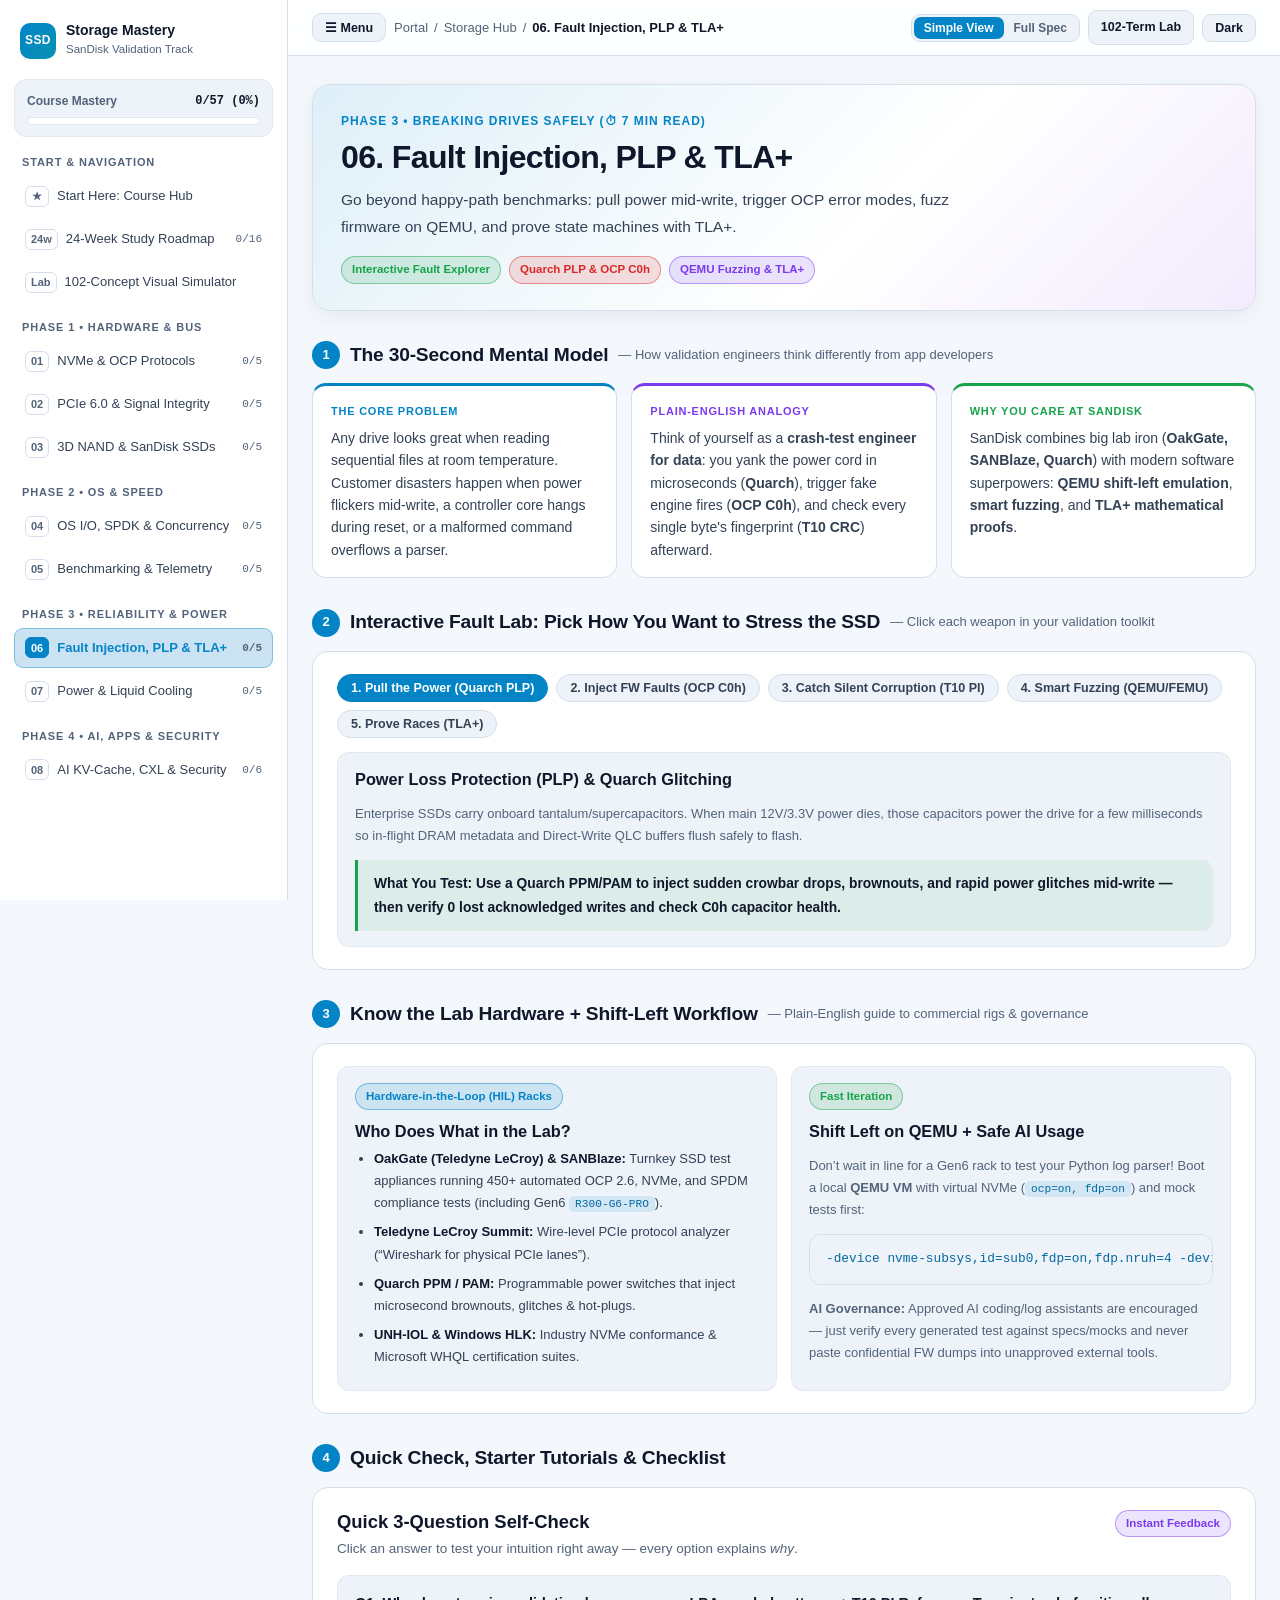
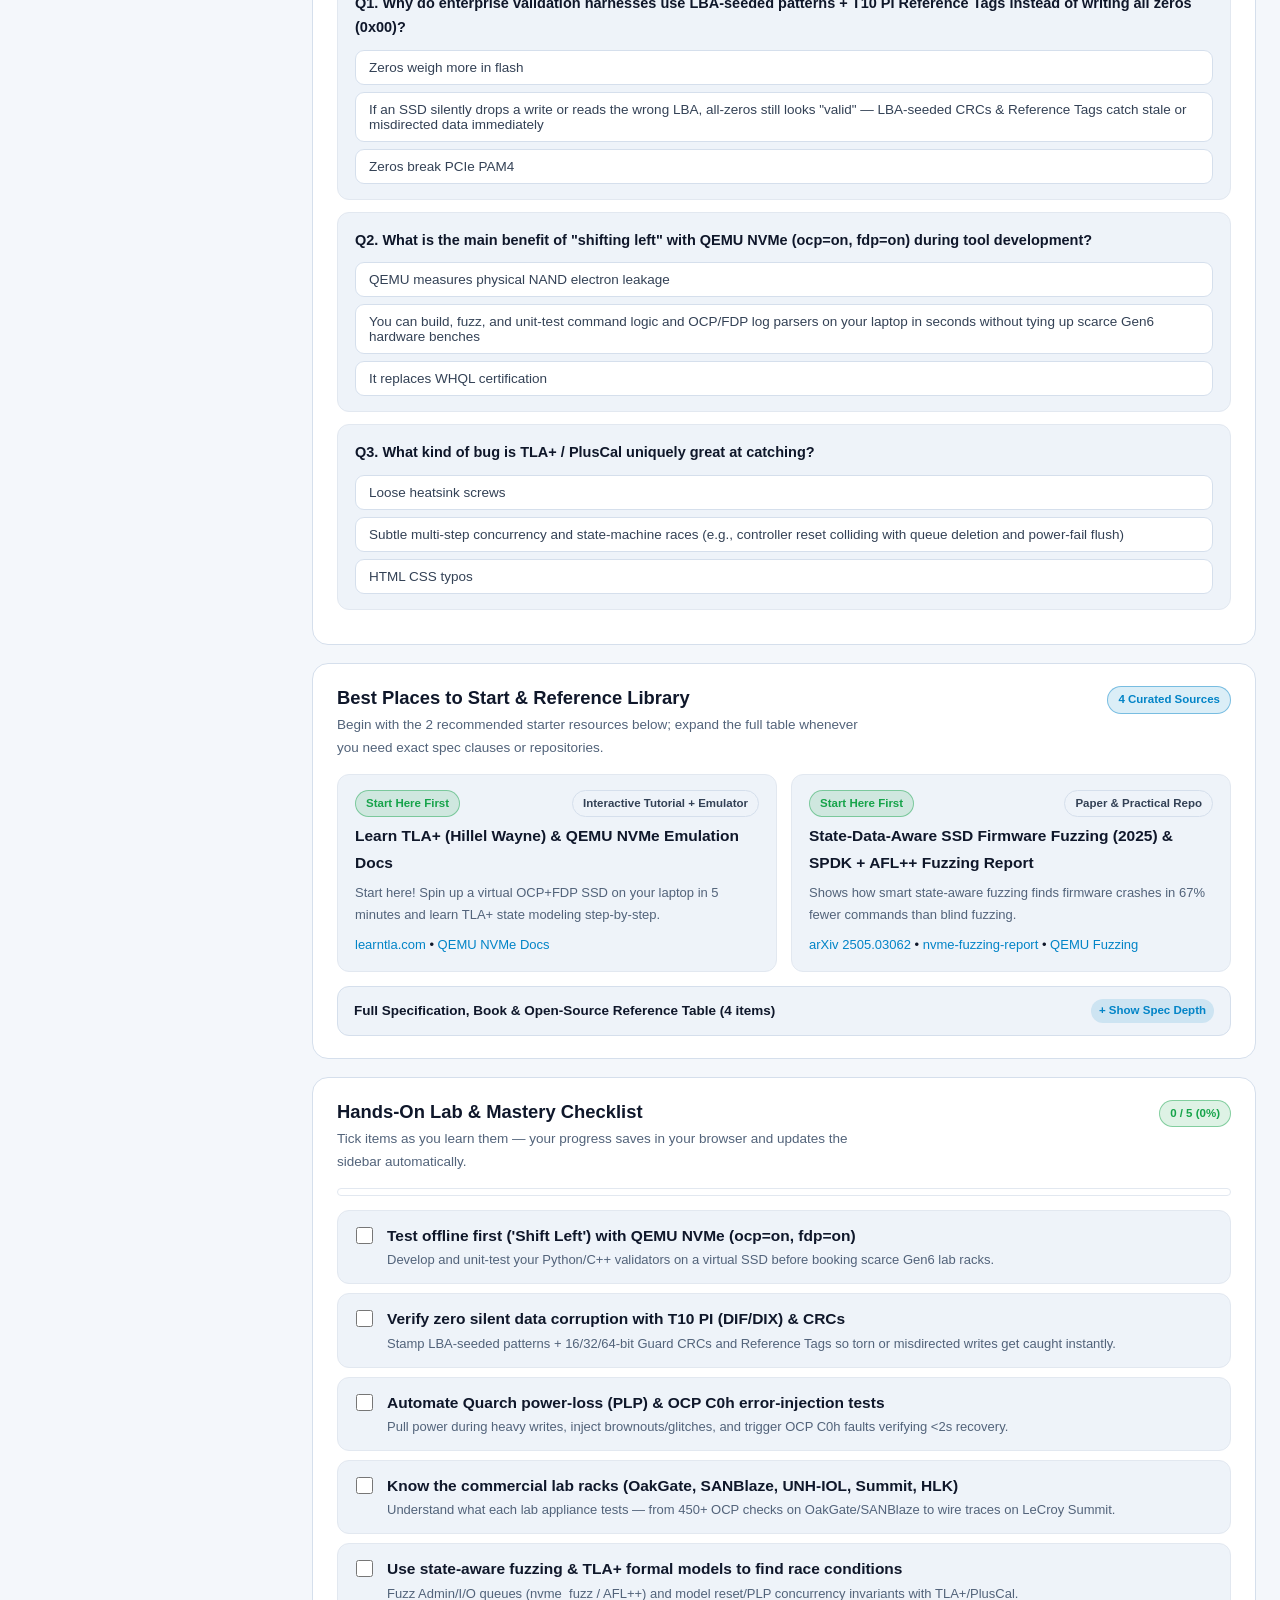
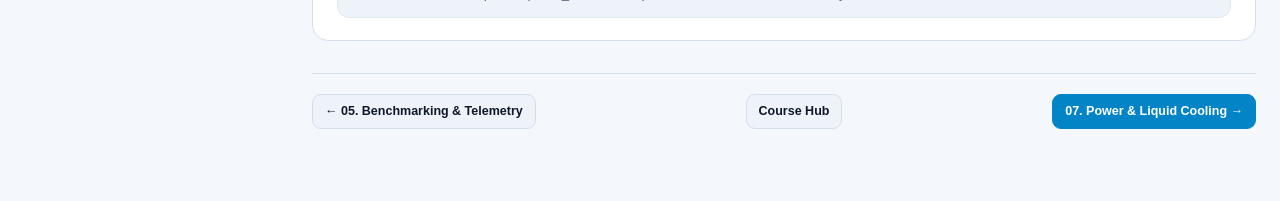
<file: storage-learning-topics/06-validation-fault-injection-and-formal-methods/index.html>
<!DOCTYPE html>
<html lang="en">
<head>
  <meta charset="UTF-8" />
  <meta name="viewport" content="width=device-width, initial-scale=1.0" />
  <title>06. Fault Injection, PLP &amp; TLA+ &mdash; Storage Mastery Hub</title>
  <link rel="stylesheet" href="../assets/style.css" />
</head>
<body class="theme-dark">
  <div class="sidebar-backdrop" id="sidebar-backdrop"></div>
  <div class="app-shell">
    <aside class="course-sidebar" id="course-sidebar" data-base="../" data-current="p06" aria-label="Course navigation"></aside>

    <div class="main-column">
      <header class="site-header">
        <div class="header-inner">
          <div class="flex-wrap-gap">
            <button id="mobile-menu-btn" class="btn mobile-menu-btn" type="button" aria-label="Open course menu">&#9776; Menu</button>
            <div class="breadcrumbs"><a href="../../index.html">Portal</a> <span>/</span> <a href="../index.html">Storage Hub</a> <span>/</span> <span class="current">06. Fault Injection, PLP &amp; TLA+</span></div>
          </div>
          <div class="header-controls">
            <div class="depth-switch" title="Switch between plain-English learning view and full specification depth">
              <button type="button" class="depth-btn active" data-depth="simple">Simple View</button>
              <button type="button" class="depth-btn" data-depth="deep">Full Spec</button>
            </div>
            <a class="btn" href="../nvme_systems_tutor.html">102-Term Lab</a>
            <button id="theme-toggle" class="btn" type="button">Light</button>
          </div>
        </div>
      </header>

      <main class="container">
        <section class="hero">
          <div class="hero-eyebrow">Phase 3 • Breaking Drives Safely (⏱ 7 min read)</div>
          <h1>06. Fault Injection, PLP &amp; TLA+</h1>
          <p>Go beyond happy-path benchmarks: pull power mid-write, trigger OCP error modes, fuzz firmware on QEMU, and prove state machines with TLA+.</p>
          <div class="hero-meta"><span class="badge badge-success">Interactive Fault Explorer</span><span class="badge badge-error">Quarch PLP &amp; OCP C0h</span><span class="badge badge-violet">QEMU Fuzzing &amp; TLA+</span></div>
        </section>

        
    
    <div class="step-banner">
      <span class="step-num">1</span>
      <h2>The 30-Second Mental Model</h2>
      <span class="muted">&mdash; How validation engineers think differently from app developers</span>
    </div>
    
    
    <section class="tldr-grid">
      <div class="tldr-card">
        <div class="tldr-label">The Core Problem</div>
        <p>Any drive looks great when reading sequential files at room temperature. Customer disasters happen when power flickers mid-write, a controller core hangs during reset, or a malformed command overflows a parser.</p>
      </div>
      <div class="tldr-card analogy">
        <div class="tldr-label">Plain-English Analogy</div>
        <p>Think of yourself as a <strong>crash-test engineer for data</strong>: you yank the power cord in microseconds (<strong>Quarch</strong>), trigger fake engine fires (<strong>OCP C0h</strong>), and check every single byte's fingerprint (<strong>T10 CRC</strong>) afterward.</p>
      </div>
      <div class="tldr-card role">
        <div class="tldr-label">Why You Care at SanDisk</div>
        <p>SanDisk combines big lab iron (<strong>OakGate, SANBlaze, Quarch</strong>) with modern software superpowers: <strong>QEMU shift-left emulation</strong>, <strong>smart fuzzing</strong>, and <strong>TLA+ mathematical proofs</strong>.</p>
      </div>
    </section>
    

    
    <div class="step-banner">
      <span class="step-num">2</span>
      <h2>Interactive Fault Lab: Pick How You Want to Stress the SSD</h2>
      <span class="muted">&mdash; Click each weapon in your validation toolkit</span>
    </div>
    
    <section class="card">
      <div class="pill-bar" id="p6-tabs">
        <button type="button" class="pill active" data-k="plp">1. Pull the Power (Quarch PLP)</button>
        <button type="button" class="pill" data-k="c0h">2. Inject FW Faults (OCP C0h)</button>
        <button type="button" class="pill" data-k="dif">3. Catch Silent Corruption (T10 PI)</button>
        <button type="button" class="pill" data-k="fuzz">4. Smart Fuzzing (QEMU/FEMU)</button>
        <button type="button" class="pill" data-k="tla">5. Prove Races (TLA+)</button>
      </div>
      <div class="sub-panel" id="p6-box"></div>
    </section>

    
    <div class="step-banner">
      <span class="step-num">3</span>
      <h2>Know the Lab Hardware + Shift-Left Workflow</h2>
      <span class="muted">&mdash; Plain-English guide to commercial rigs &amp; governance</span>
    </div>
    
    <section class="card">
      <div class="grid-2">
        <div class="sub-panel">
          <span class="badge badge-primary mb-2">Hardware-in-the-Loop (HIL) Racks</span>
          <h3>Who Does What in the Lab?</h3>
          <ul class="clean-list small">
            <li><strong>OakGate (Teledyne LeCroy) &amp; SANBlaze:</strong> Turnkey SSD test appliances running 450+ automated OCP 2.6, NVMe, and SPDM compliance tests (including Gen6 <code>R300-G6-PRO</code>).</li>
            <li><strong>Teledyne LeCroy Summit:</strong> Wire-level PCIe protocol analyzer (&ldquo;Wireshark for physical PCIe lanes&rdquo;).</li>
            <li><strong>Quarch PPM / PAM:</strong> Programmable power switches that inject microsecond brownouts, glitches &amp; hot-plugs.</li>
            <li><strong>UNH-IOL &amp; Windows HLK:</strong> Industry NVMe conformance &amp; Microsoft WHQL certification suites.</li>
          </ul>
        </div>

        <div class="sub-panel">
          <span class="badge badge-success mb-2">Fast Iteration</span>
          <h3>Shift Left on QEMU + Safe AI Usage</h3>
          <p class="small muted">Don&rsquo;t wait in line for a Gen6 rack to test your Python log parser! Boot a local <strong>QEMU VM</strong> with virtual NVMe (<code>ocp=on, fdp=on</code>) and mock tests first:</p>
          <pre style="margin:8px 0;">-device nvme-subsys,id=sub0,fdp=on,fdp.nruh=4 -device nvme,id=nvme0,subsys=sub0,ocp=on</pre>
          <p class="small muted mb-0"><strong>AI Governance:</strong> Approved AI coding/log assistants are encouraged &mdash; just verify every generated test against specs/mocks and never paste confidential FW dumps into unapproved external tools.</p>
        </div>
      </div>
    </section>

    
    <div class="step-banner">
      <span class="step-num">4</span>
      <h2>Quick Check, Starter Tutorials &amp; Checklist</h2>
      
    </div>
    
    
    <section class="card">
      <div class="card-header">
        <div>
          <h2>Quick 3-Question Self-Check</h2>
          <p class="card-subtitle">Click an answer to test your intuition right away &mdash; every option explains <em>why</em>.</p>
        </div>
        <span class="badge badge-violet">Instant Feedback</span>
      </div>
      <div id="p06-quiz"></div>
    </section>
    
    
    <section class="card">
      <div class="card-header">
        <div>
          <h2>Best Places to Start &amp; Reference Library</h2>
          <p class="card-subtitle">Begin with the 2 recommended starter resources below; expand the full table whenever you need exact spec clauses or repositories.</p>
        </div>
        <span class="badge badge-primary">4 Curated Sources</span>
      </div>
      <div class="grid-2"><div class="sub-panel"><div class="flex-wrap-gap" style="justify-content:space-between;margin-bottom:6px;"><span class="badge badge-success">Start Here First</span><span class="badge">Interactive Tutorial + Emulator</span></div><strong>Learn TLA+ (Hillel Wayne) &amp; QEMU NVMe Emulation Docs</strong><p class="small muted" style="margin:6px 0 8px;">Start here! Spin up a virtual OCP+FDP SSD on your laptop in 5 minutes and learn TLA+ state modeling step-by-step.</p><div class="small"><a href="https://learntla.com/" target="_blank" rel="noopener noreferrer">learntla.com</a> &bull; <a href="https://qemu-project.gitlab.io/qemu/system/devices/nvme.html" target="_blank" rel="noopener noreferrer">QEMU NVMe Docs</a></div></div><div class="sub-panel"><div class="flex-wrap-gap" style="justify-content:space-between;margin-bottom:6px;"><span class="badge badge-success">Start Here First</span><span class="badge">Paper &amp; Practical Repo</span></div><strong>State-Data-Aware SSD Firmware Fuzzing (2025) &amp; SPDK + AFL++ Fuzzing Report</strong><p class="small muted" style="margin:6px 0 8px;">Shows how smart state-aware fuzzing finds firmware crashes in 67% fewer commands than blind fuzzing.</p><div class="small"><a href="https://arxiv.org/html/2505.03062v1" target="_blank" rel="noopener noreferrer">arXiv 2505.03062</a> &bull; <a href="https://github.com/benlimpa/nvme-fuzzing-report" target="_blank" rel="noopener noreferrer">nvme-fuzzing-report</a> &bull; <a href="https://www.qemu.org/docs/master/devel/testing/fuzzing.html" target="_blank" rel="noopener noreferrer">QEMU Fuzzing</a></div></div></div>
      <details class="deep-dive">
        <summary>Full Specification, Book &amp; Open-Source Reference Table (4 items)</summary>
        <div class="deep-dive-body">
          <div class="table-wrap" style="margin:0;">
            <table>
              <thead>
                <tr><th>Source / Resource</th><th>Format</th><th>Link / Identifier</th><th>How to Use It</th></tr>
              </thead>
              <tbody><tr><td><strong>Learn TLA+ (Hillel Wayne) &amp; QEMU NVMe Emulation Docs</strong></td><td><span class="badge">Interactive Tutorial + Emulator</span></td><td><a href="https://learntla.com/" target="_blank" rel="noopener noreferrer">learntla.com</a> &bull; <a href="https://qemu-project.gitlab.io/qemu/system/devices/nvme.html" target="_blank" rel="noopener noreferrer">QEMU NVMe Docs</a></td><td>Start here! Spin up a virtual OCP+FDP SSD on your laptop in 5 minutes and learn TLA+ state modeling step-by-step.</td></tr><tr><td><strong>State-Data-Aware SSD Firmware Fuzzing (2025) &amp; SPDK + AFL++ Fuzzing Report</strong></td><td><span class="badge">Paper &amp; Practical Repo</span></td><td><a href="https://arxiv.org/html/2505.03062v1" target="_blank" rel="noopener noreferrer">arXiv 2505.03062</a> &bull; <a href="https://github.com/benlimpa/nvme-fuzzing-report" target="_blank" rel="noopener noreferrer">nvme-fuzzing-report</a> &bull; <a href="https://www.qemu.org/docs/master/devel/testing/fuzzing.html" target="_blank" rel="noopener noreferrer">QEMU Fuzzing</a></td><td>Shows how smart state-aware fuzzing finds firmware crashes in 67% fewer commands than blind fuzzing.</td></tr><tr><td><strong>UNH-IOL Conformance Plans &amp; Windows HLK NVMe Testing Docs</strong></td><td><span class="badge">Official Cert Guides</span></td><td><a href="https://www.iol.unh.edu/testing/storage/nvme/tools" target="_blank" rel="noopener noreferrer">UNH-IOL NVMe Tools</a> &bull; <a href="https://www.iol.unh.edu/sites/default/files/testsuites/nvme/v26/UNH-IOL_NVM_Command_Set_Conformance_v26.0_2026.08.12.pdf" target="_blank" rel="noopener noreferrer">NVM CS Conformance v26 PDF</a> &bull; <a href="https://learn.microsoft.com/en-us/windows-hardware/test/hlk/testref/nvme-ssd-testing-overview" target="_blank" rel="noopener noreferrer">Microsoft HLK NVMe Docs</a></td><td>Industry certification checklists for NVMe compliance and Microsoft WHQL sign-off.</td></tr><tr><td><strong>OakGate, SANBlaze &amp; Quarch Lab Hardware Guides</strong></td><td><span class="badge">HIL Equipment Docs</span></td><td><a href="https://www.teledynelecroy.com/ssdtesting/oakgate-ssd-test-solutions.aspx" target="_blank" rel="noopener noreferrer">Teledyne LeCroy OakGate</a> &bull; <a href="https://www.sanblaze.com/ocp" target="_blank" rel="noopener noreferrer">SANBlaze OCP</a> &bull; <a href="https://quarch.com/solutions/ssd-power-analysis/" target="_blank" rel="noopener noreferrer">Quarch Power Analysis</a></td><td>Reference for the commercial test appliances and programmable power glitchers in SanDisk labs.</td></tr></tbody>
            </table>
          </div>
        </div>
      </details>
    </section>
    
    
    <section class="card" data-progress-prefix="p06_" data-progress-total="5">
      <div class="card-header">
        <div>
          <h2>Hands-On Lab &amp; Mastery Checklist</h2>
          <p class="card-subtitle">Tick items as you learn them &mdash; your progress saves in your browser and updates the sidebar automatically.</p>
        </div>
        <span class="badge badge-success progress-text">0 / 5 (0%)</span>
      </div>
      <div class="progress-track mb-2"><div class="progress-fill" style="width: 0%"></div></div>
      <div class="checklist mt-3"><label class="check-item"><input type="checkbox" data-check-id="p06_01" /><div><div class="check-title"><strong>Test offline first (&#x27;Shift Left&#x27;) with QEMU NVMe (ocp=on, fdp=on)</strong></div><div class="small muted">Develop and unit-test your Python/C++ validators on a virtual SSD before booking scarce Gen6 lab racks.</div></div></label><label class="check-item"><input type="checkbox" data-check-id="p06_02" /><div><div class="check-title"><strong>Verify zero silent data corruption with T10 PI (DIF/DIX) &amp; CRCs</strong></div><div class="small muted">Stamp LBA-seeded patterns + 16/32/64-bit Guard CRCs and Reference Tags so torn or misdirected writes get caught instantly.</div></div></label><label class="check-item"><input type="checkbox" data-check-id="p06_03" /><div><div class="check-title"><strong>Automate Quarch power-loss (PLP) &amp; OCP C0h error-injection tests</strong></div><div class="small muted">Pull power during heavy writes, inject brownouts/glitches, and trigger OCP C0h faults verifying &lt;2s recovery.</div></div></label><label class="check-item"><input type="checkbox" data-check-id="p06_04" /><div><div class="check-title"><strong>Know the commercial lab racks (OakGate, SANBlaze, UNH-IOL, Summit, HLK)</strong></div><div class="small muted">Understand what each lab appliance tests — from 450+ OCP checks on OakGate/SANBlaze to wire traces on LeCroy Summit.</div></div></label><label class="check-item"><input type="checkbox" data-check-id="p06_05" /><div><div class="check-title"><strong>Use state-aware fuzzing &amp; TLA+ formal models to find race conditions</strong></div><div class="small muted">Fuzz Admin/I/O queues (nvme_fuzz / AFL++) and model reset/PLP concurrency invariants with TLA+/PlusCal.</div></div></label></div>
    </section>
    
    

        <nav class="subject-pager"><a class="btn" href="../05-performance-telemetry-and-observability/index.html">&larr; 05. Benchmarking &amp; Telemetry</a><a class="btn" href="../index.html">Course Hub</a><a class="btn btn-primary" href="../07-power-thermals-and-liquid-cooling/index.html">07. Power &amp; Liquid Cooling &rarr;</a></nav>
      </main>
    </div>
  </div>

  <script src="../assets/app.js"></script>
  <script>

    const P6_DATA = {
      plp: {
        title: 'Power Loss Protection (PLP) & Quarch Glitching',
        body: 'Enterprise SSDs carry onboard tantalum/supercapacitors. When main 12V/3.3V power dies, those capacitors power the drive for a few milliseconds so in-flight DRAM metadata and Direct-Write QLC buffers flush safely to flash.',
        check: 'What You Test: Use a Quarch PPM/PAM to inject sudden crowbar drops, brownouts, and rapid power glitches mid-write — then verify 0 lost acknowledged writes and check C0h capacitor health.'
      },
      c0h: {
        title: 'OCP 2.6 Set Features C0h (21 Built-In Error Modes)',
        body: 'Instead of waiting months for a rare bug, OCP 2.6 mandates 21 software-triggerable fault modes (from 0001h CPU Hang to 0015h Critical Temperature Event).',
        check: 'What You Test: Inject a controller hang -> assert <2s hardware watchdog detection (CRASH-5), autonomous NVMe Controller Reset recovery (EREC-2), and incremented panic counter in Log C1h.'
      },
      dif: {
        title: 'End-to-End Data Integrity (T10 PI DIF/DIX & 32/64b CRC)',
        body: 'What if the SSD writes valid data to the WRONG sector (misdirected write) or returns stale old data? Simple read-without-check benchmarks never notice!',
        check: 'What You Test: Stamp every block with an LBA-seeded pattern + T10 Protection Information (Guard CRC + Application Tag + Reference LBA Tag across 520B sectors or separate DIX buffers).'
      },
      fuzz: {
        title: 'State-Data-Aware Fuzzing (AFL++, nvme_fuzz, Syzkaller)',
        body: 'Blind random fuzzers get rejected immediately by basic NVMe sanity checks. State-aware fuzzers track valid queue/namespace states and mutate deep protocol sequences.',
        check: 'Research Result: On the QEMU-based FEMU emulator, state-data-aware fuzzing matched AFL++ firmware code coverage using ~67% fewer commands!'
      },
      tla: {
        title: 'Formal State-Machine Proofs (TLA+ & PlusCal)',
        body: 'Concurrency bugs (e.g., an async Controller Reset arriving at the exact microsecond a Namespace Detach and PLP flush overlap) have too many interleavings for human brains.',
        check: 'Why SanDisk Uses It: Writing a short TLA+/PlusCal model lets the TLC model checker exhaustively test millions of interleavings and print the exact counterexample trace if an invariant breaks.'
      }
    };

    function showP6(k) {
      document.querySelectorAll('#p6-tabs .pill').forEach(b => b.classList.toggle('active', b.dataset.k === k));
      const d = P6_DATA[k];
      document.getElementById('p6-box').innerHTML = `<h3>${d.title}</h3><p class="small muted">${d.body}</p><div class="callout success mb-0"><strong>${d.check}</strong></div>`;
    }
    document.querySelectorAll('#p6-tabs .pill').forEach(b => b.addEventListener('click', () => showP6(b.dataset.k)));
    showP6('plp');

    document.addEventListener('DOMContentLoaded', () => {
      StorageHub.renderQuiz('p06-quiz', [
        {
          q: 'Why do enterprise validation harnesses use LBA-seeded patterns + T10 PI Reference Tags instead of writing all zeros (0x00)?',
          options: [
            'Zeros weigh more in flash',
            'If an SSD silently drops a write or reads the wrong LBA, all-zeros still looks "valid" — LBA-seeded CRCs & Reference Tags catch stale or misdirected data immediately',
            'Zeros break PCIe PAM4'
          ],
          answer: 1,
          explain: 'Embedding the target LBA and write-generation seed + Guard CRC inside every block catches torn writes, stale reads, and misdirected writes instantly.'
        },
        {
          q: 'What is the main benefit of "shifting left" with QEMU NVMe (ocp=on, fdp=on) during tool development?',
          options: [
            'QEMU measures physical NAND electron leakage',
            'You can build, fuzz, and unit-test command logic and OCP/FDP log parsers on your laptop in seconds without tying up scarce Gen6 hardware benches',
            'It replaces WHQL certification'
          ],
          answer: 1,
          explain: 'QEMU emulates NVMe queues, FDP Reclaim Units, SR-IOV, and OCP logs in software — letting your test code arrive at the hardware lab already debugged.'
        },
        {
          q: 'What kind of bug is TLA+ / PlusCal uniquely great at catching?',
          options: [
            'Loose heatsink screws',
            'Subtle multi-step concurrency and state-machine races (e.g., controller reset colliding with queue deletion and power-fail flush)',
            'HTML CSS typos'
          ],
          answer: 1,
          explain: 'The TLC model checker explores every reachable concurrent state transition and outputs the shortest step-by-step trace that violates your safety invariant.'
        }
      ]);
    });
    
</script>
</body>
</html>
</file>
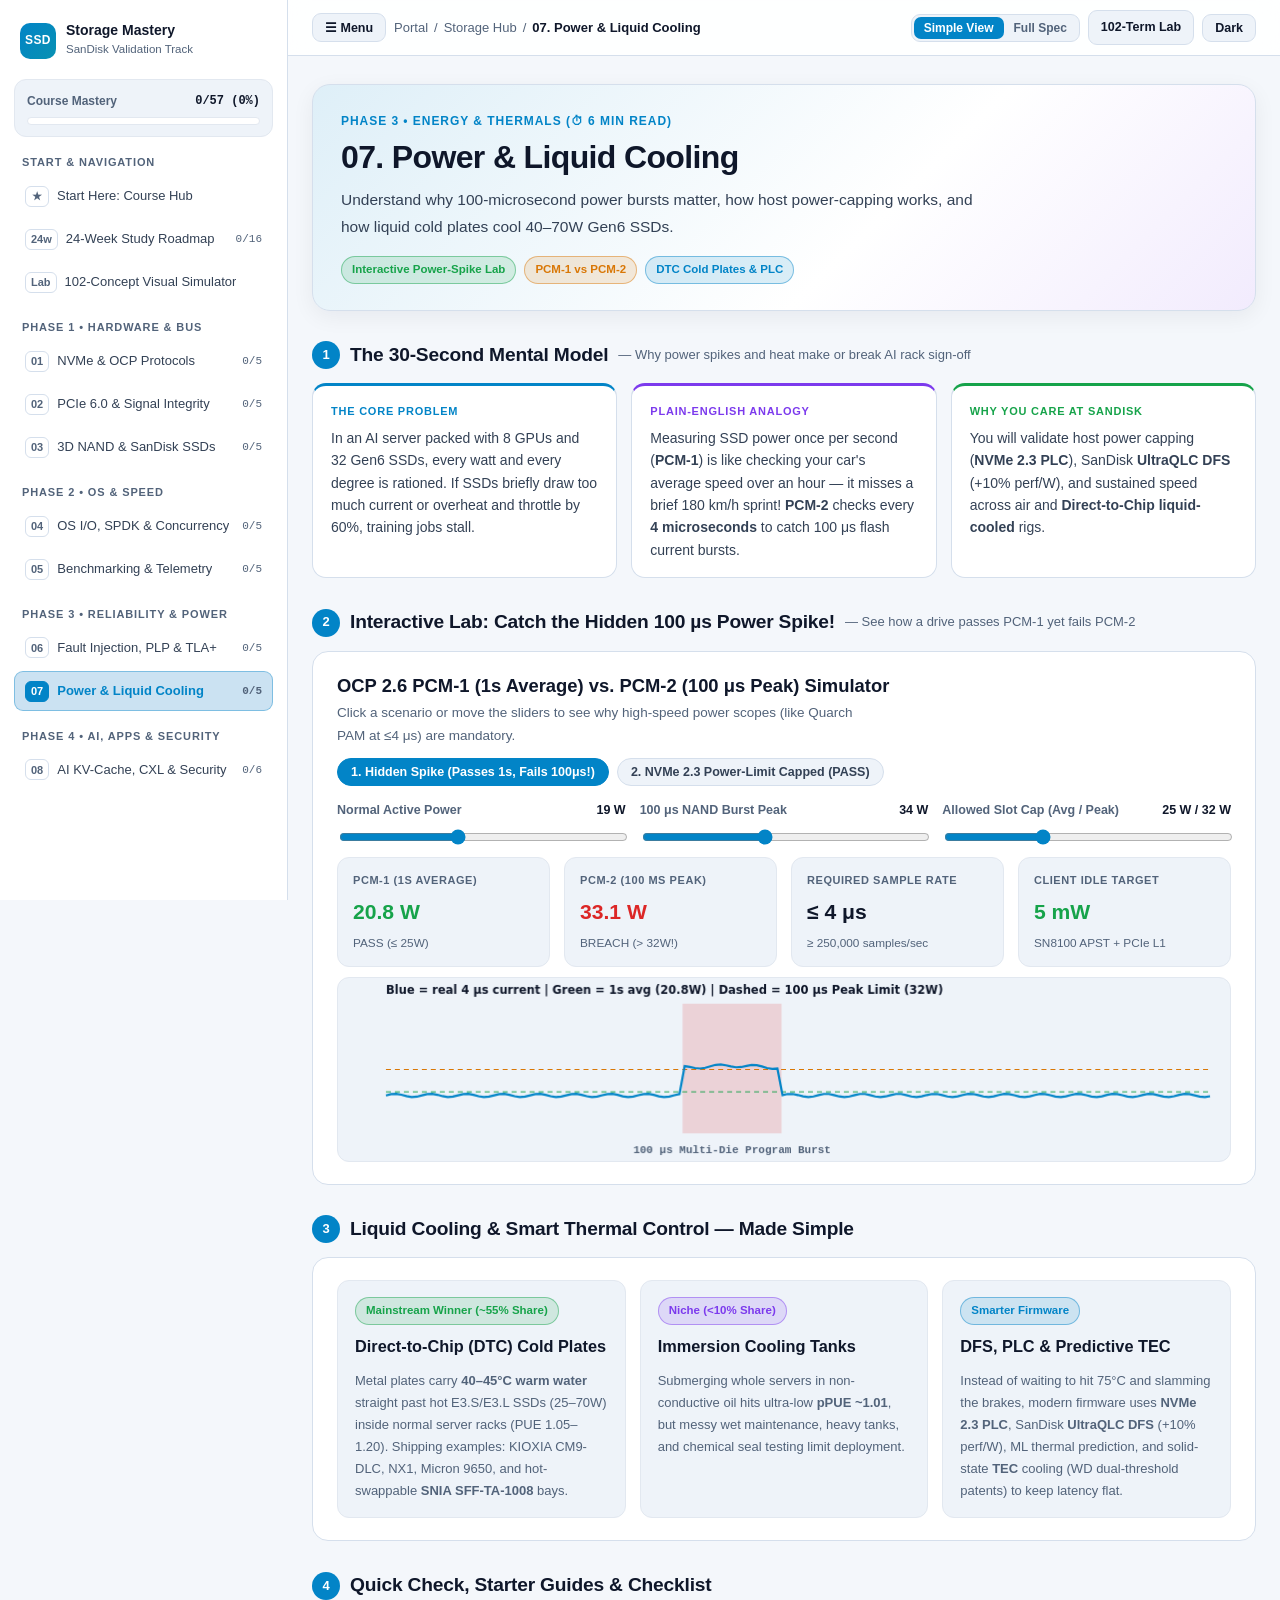
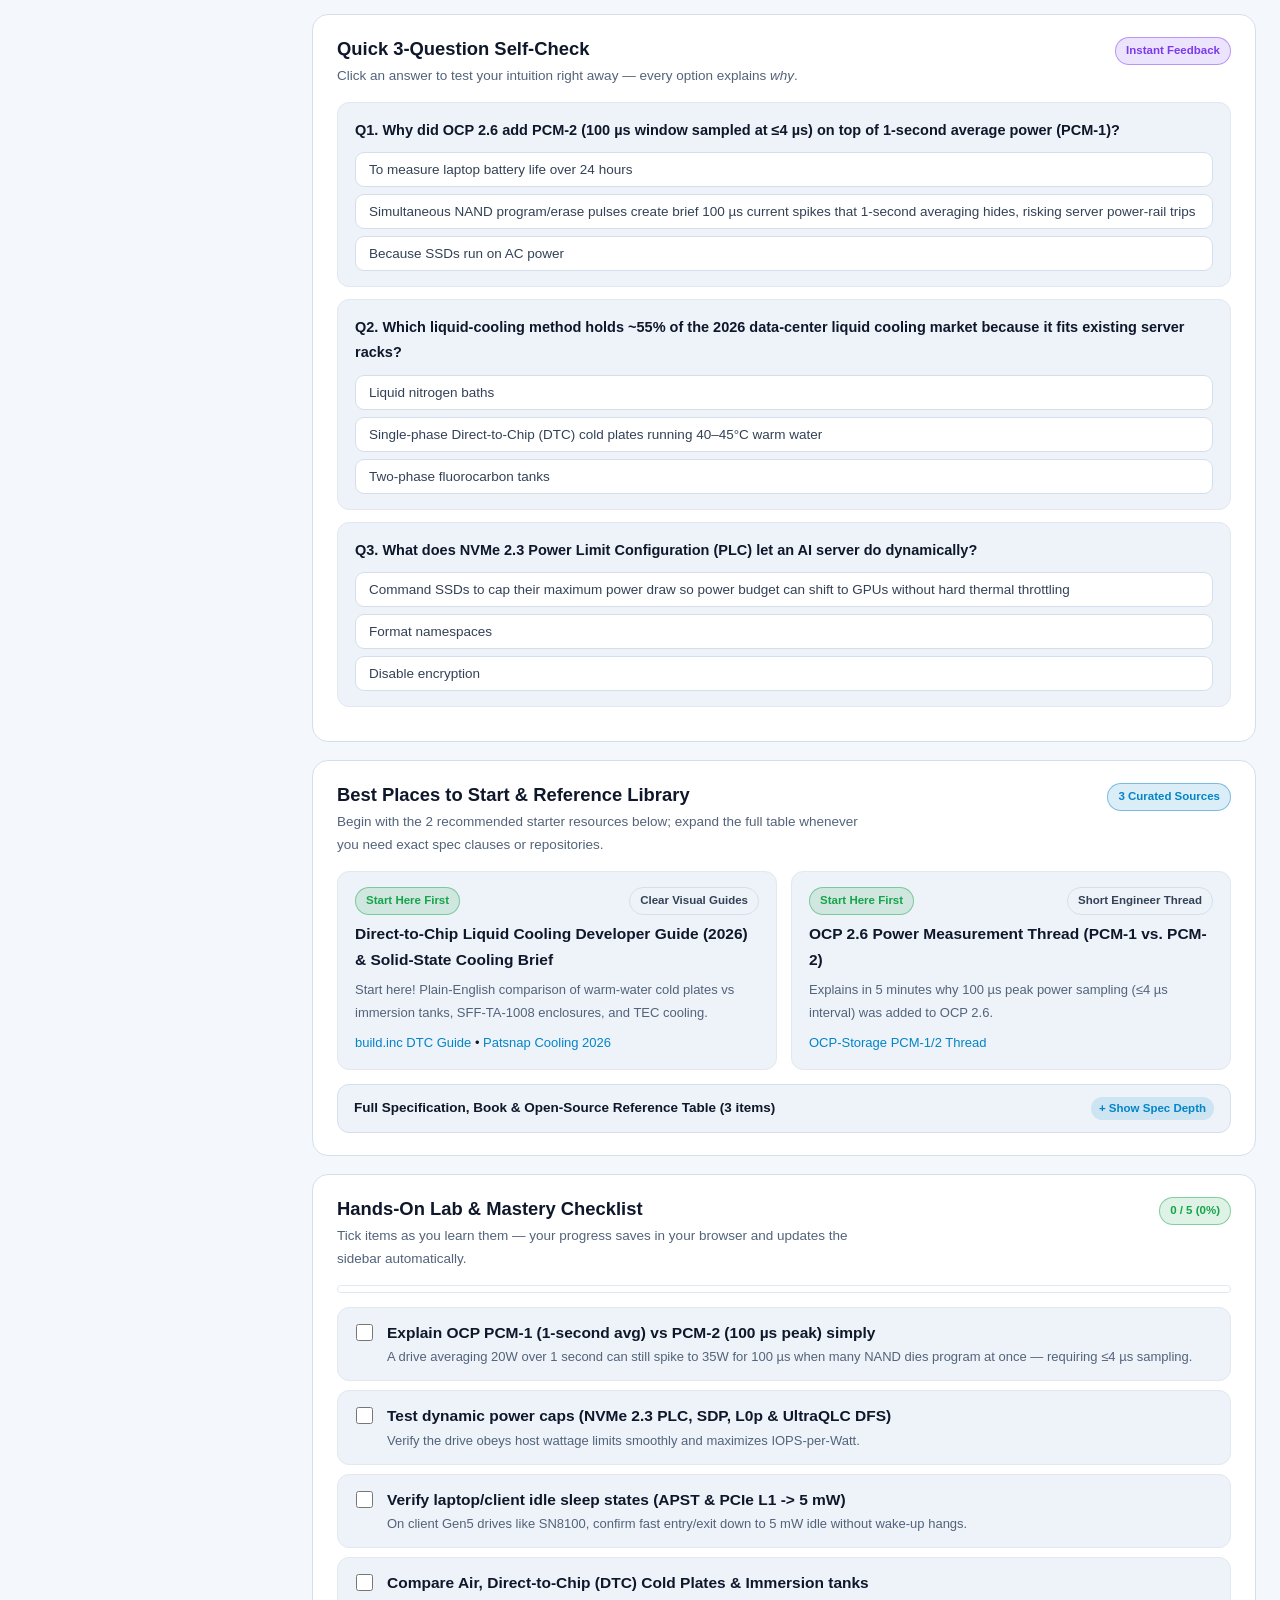
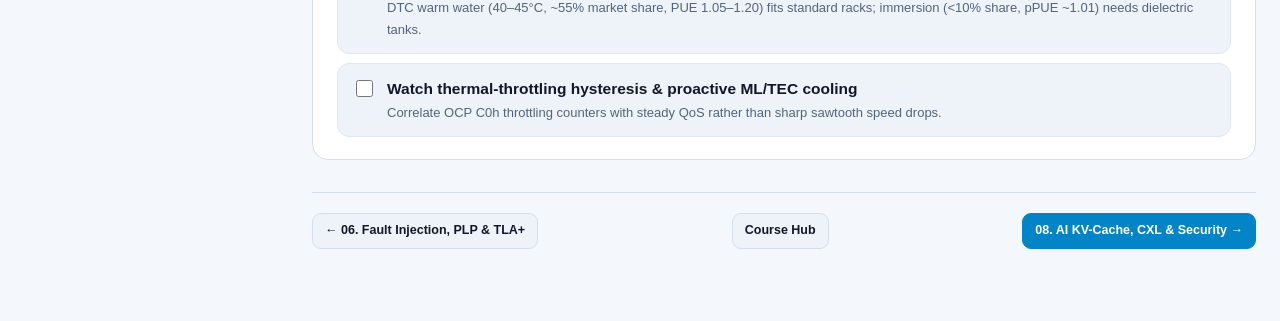
<file: storage-learning-topics/07-power-thermals-and-liquid-cooling/index.html>
<!DOCTYPE html>
<html lang="en">
<head>
  <meta charset="UTF-8" />
  <meta name="viewport" content="width=device-width, initial-scale=1.0" />
  <title>07. Power &amp; Liquid Cooling &mdash; Storage Mastery Hub</title>
  <link rel="stylesheet" href="../assets/style.css" />
</head>
<body class="theme-dark">
  <div class="sidebar-backdrop" id="sidebar-backdrop"></div>
  <div class="app-shell">
    <aside class="course-sidebar" id="course-sidebar" data-base="../" data-current="p07" aria-label="Course navigation"></aside>

    <div class="main-column">
      <header class="site-header">
        <div class="header-inner">
          <div class="flex-wrap-gap">
            <button id="mobile-menu-btn" class="btn mobile-menu-btn" type="button" aria-label="Open course menu">&#9776; Menu</button>
            <div class="breadcrumbs"><a href="../../index.html">Portal</a> <span>/</span> <a href="../index.html">Storage Hub</a> <span>/</span> <span class="current">07. Power &amp; Liquid Cooling</span></div>
          </div>
          <div class="header-controls">
            <div class="depth-switch" title="Switch between plain-English learning view and full specification depth">
              <button type="button" class="depth-btn active" data-depth="simple">Simple View</button>
              <button type="button" class="depth-btn" data-depth="deep">Full Spec</button>
            </div>
            <a class="btn" href="../nvme_systems_tutor.html">102-Term Lab</a>
            <button id="theme-toggle" class="btn" type="button">Light</button>
          </div>
        </div>
      </header>

      <main class="container">
        <section class="hero">
          <div class="hero-eyebrow">Phase 3 • Energy &amp; Thermals (⏱ 6 min read)</div>
          <h1>07. Power &amp; Liquid Cooling</h1>
          <p>Understand why 100-microsecond power bursts matter, how host power-capping works, and how liquid cold plates cool 40–70W Gen6 SSDs.</p>
          <div class="hero-meta"><span class="badge badge-success">Interactive Power-Spike Lab</span><span class="badge badge-warning">PCM-1 vs PCM-2</span><span class="badge badge-primary">DTC Cold Plates &amp; PLC</span></div>
        </section>

        
    
    <div class="step-banner">
      <span class="step-num">1</span>
      <h2>The 30-Second Mental Model</h2>
      <span class="muted">&mdash; Why power spikes and heat make or break AI rack sign-off</span>
    </div>
    
    
    <section class="tldr-grid">
      <div class="tldr-card">
        <div class="tldr-label">The Core Problem</div>
        <p>In an AI server packed with 8 GPUs and 32 Gen6 SSDs, every watt and every degree is rationed. If SSDs briefly draw too much current or overheat and throttle by 60%, training jobs stall.</p>
      </div>
      <div class="tldr-card analogy">
        <div class="tldr-label">Plain-English Analogy</div>
        <p>Measuring SSD power once per second (<strong>PCM-1</strong>) is like checking your car's average speed over an hour &mdash; it misses a brief 180 km/h sprint! <strong>PCM-2</strong> checks every <strong>4 microseconds</strong> to catch 100 &mu;s flash current bursts.</p>
      </div>
      <div class="tldr-card role">
        <div class="tldr-label">Why You Care at SanDisk</div>
        <p>You will validate host power capping (<strong>NVMe 2.3 PLC</strong>), SanDisk <strong>UltraQLC DFS</strong> (+10% perf/W), and sustained speed across air and <strong>Direct-to-Chip liquid-cooled</strong> rigs.</p>
      </div>
    </section>
    

    
    <div class="step-banner">
      <span class="step-num">2</span>
      <h2>Interactive Lab: Catch the Hidden 100 µs Power Spike!</h2>
      <span class="muted">&mdash; See how a drive passes PCM-1 yet fails PCM-2</span>
    </div>
    
    <section class="card">
      <div class="card-header">
        <div>
          <h2>OCP 2.6 PCM-1 (1s Average) vs. PCM-2 (100 &mu;s Peak) Simulator</h2>
          <p class="card-subtitle">Click a scenario or move the sliders to see why high-speed power scopes (like Quarch PAM at &le;4 &mu;s) are mandatory.</p>
        </div>
        <div class="pill-bar mb-0">
          <button type="button" class="pill active" id="p7-s1">1. Hidden Spike (Passes 1s, Fails 100&mu;s!)</button>
          <button type="button" class="pill" id="p7-s2">2. NVMe 2.3 Power-Limit Capped (PASS)</button>
        </div>
      </div>

      <div class="grid-3 mb-2">
        <div class="control-group"><div class="control-label"><span>Normal Active Power</span><strong id="p7-base-v">19 W</strong></div><input type="range" id="p7-base" min="8" max="35" value="19" /></div>
        <div class="control-group"><div class="control-label"><span>100 &mu;s NAND Burst Peak</span><strong id="p7-spike-v">34 W</strong></div><input type="range" id="p7-spike" min="15" max="60" value="34" /></div>
        <div class="control-group"><div class="control-label"><span>Allowed Slot Cap (Avg / Peak)</span><strong id="p7-cap-v">25 W / 32 W</strong></div><input type="range" id="p7-cap" min="15" max="45" value="25" /></div>
      </div>

      <div class="grid-4 mb-2">
        <div class="kpi-tile"><div class="kpi-label">PCM-1 (1s Average)</div><div class="kpi-value" id="p7-pcm1">20.8 W</div><div class="kpi-note" id="p7-pcm1-st">PASS</div></div>
        <div class="kpi-tile"><div class="kpi-label">PCM-2 (100 &mu;s Peak)</div><div class="kpi-value" id="p7-pcm2" style="color:var(--error);">33.1 W</div><div class="kpi-note" id="p7-pcm2-st">BREACH!</div></div>
        <div class="kpi-tile"><div class="kpi-label">Required Sample Rate</div><div class="kpi-value">&le; 4 &mu;s</div><div class="kpi-note">&ge; 250,000 samples/sec</div></div>
        <div class="kpi-tile"><div class="kpi-label">Client Idle Target</div><div class="kpi-value" style="color:var(--success);">5 mW</div><div class="kpi-note">SN8100 APST + PCIe L1</div></div>
      </div>

      <canvas id="p7-pcm-canvas" height="185"></canvas>
    </section>

    
    <div class="step-banner">
      <span class="step-num">3</span>
      <h2>Liquid Cooling &amp; Smart Thermal Control — Made Simple</h2>
      
    </div>
    
    <section class="card">
      <div class="grid-3">
        <div class="sub-panel">
          <span class="badge badge-success mb-2">Mainstream Winner (~55% Share)</span>
          <h3>Direct-to-Chip (DTC) Cold Plates</h3>
          <p class="small muted mb-0">Metal plates carry <strong>40&ndash;45&deg;C warm water</strong> straight past hot E3.S/E3.L SSDs (25&ndash;70W) inside normal server racks (PUE 1.05&ndash;1.20). Shipping examples: KIOXIA CM9-DLC, NX1, Micron 9650, and hot-swappable <strong>SNIA SFF-TA-1008</strong> bays.</p>
        </div>
        <div class="sub-panel">
          <span class="badge badge-violet mb-2">Niche (&lt;10% Share)</span>
          <h3>Immersion Cooling Tanks</h3>
          <p class="small muted mb-0">Submerging whole servers in non-conductive oil hits ultra-low <strong>pPUE ~1.01</strong>, but messy wet maintenance, heavy tanks, and chemical seal testing limit deployment.</p>
        </div>
        <div class="sub-panel">
          <span class="badge badge-primary mb-2">Smarter Firmware</span>
          <h3>DFS, PLC &amp; Predictive TEC</h3>
          <p class="small muted mb-0">Instead of waiting to hit 75&deg;C and slamming the brakes, modern firmware uses <strong>NVMe 2.3 PLC</strong>, SanDisk <strong>UltraQLC DFS</strong> (+10% perf/W), ML thermal prediction, and solid-state <strong>TEC</strong> cooling (WD dual-threshold patents) to keep latency flat.</p>
        </div>
      </div>
    </section>

    
    <div class="step-banner">
      <span class="step-num">4</span>
      <h2>Quick Check, Starter Guides &amp; Checklist</h2>
      
    </div>
    
    
    <section class="card">
      <div class="card-header">
        <div>
          <h2>Quick 3-Question Self-Check</h2>
          <p class="card-subtitle">Click an answer to test your intuition right away &mdash; every option explains <em>why</em>.</p>
        </div>
        <span class="badge badge-violet">Instant Feedback</span>
      </div>
      <div id="p07-quiz"></div>
    </section>
    
    
    <section class="card">
      <div class="card-header">
        <div>
          <h2>Best Places to Start &amp; Reference Library</h2>
          <p class="card-subtitle">Begin with the 2 recommended starter resources below; expand the full table whenever you need exact spec clauses or repositories.</p>
        </div>
        <span class="badge badge-primary">3 Curated Sources</span>
      </div>
      <div class="grid-2"><div class="sub-panel"><div class="flex-wrap-gap" style="justify-content:space-between;margin-bottom:6px;"><span class="badge badge-success">Start Here First</span><span class="badge">Clear Visual Guides</span></div><strong>Direct-to-Chip Liquid Cooling Developer Guide (2026) &amp; Solid-State Cooling Brief</strong><p class="small muted" style="margin:6px 0 8px;">Start here! Plain-English comparison of warm-water cold plates vs immersion tanks, SFF-TA-1008 enclosures, and TEC cooling.</p><div class="small"><a href="https://build.inc/insights/direct-to-chip-liquid-cooling-developer-guide" target="_blank" rel="noopener noreferrer">build.inc DTC Guide</a> &bull; <a href="https://eureka.patsnap.com/resources/blog/rd-blog/solid-state-cooling-technology-2026-patsnap-eureka/" target="_blank" rel="noopener noreferrer">Patsnap Cooling 2026</a></div></div><div class="sub-panel"><div class="flex-wrap-gap" style="justify-content:space-between;margin-bottom:6px;"><span class="badge badge-success">Start Here First</span><span class="badge">Short Engineer Thread</span></div><strong>OCP 2.6 Power Measurement Thread (PCM-1 vs. PCM-2)</strong><p class="small muted" style="margin:6px 0 8px;">Explains in 5 minutes why 100 µs peak power sampling (≤4 µs interval) was added to OCP 2.6.</p><div class="small"><a href="https://ocp-all.groups.io/g/OCP-Storage/topic/ocp_datacenter_nvme_ssd_v2_6/109456924" target="_blank" rel="noopener noreferrer">OCP-Storage PCM-1/2 Thread</a></div></div></div>
      <details class="deep-dive">
        <summary>Full Specification, Book &amp; Open-Source Reference Table (3 items)</summary>
        <div class="deep-dive-body">
          <div class="table-wrap" style="margin:0;">
            <table>
              <thead>
                <tr><th>Source / Resource</th><th>Format</th><th>Link / Identifier</th><th>How to Use It</th></tr>
              </thead>
              <tbody><tr><td><strong>Direct-to-Chip Liquid Cooling Developer Guide (2026) &amp; Solid-State Cooling Brief</strong></td><td><span class="badge">Clear Visual Guides</span></td><td><a href="https://build.inc/insights/direct-to-chip-liquid-cooling-developer-guide" target="_blank" rel="noopener noreferrer">build.inc DTC Guide</a> &bull; <a href="https://eureka.patsnap.com/resources/blog/rd-blog/solid-state-cooling-technology-2026-patsnap-eureka/" target="_blank" rel="noopener noreferrer">Patsnap Cooling 2026</a></td><td>Start here! Plain-English comparison of warm-water cold plates vs immersion tanks, SFF-TA-1008 enclosures, and TEC cooling.</td></tr><tr><td><strong>OCP 2.6 Power Measurement Thread (PCM-1 vs. PCM-2)</strong></td><td><span class="badge">Short Engineer Thread</span></td><td><a href="https://ocp-all.groups.io/g/OCP-Storage/topic/ocp_datacenter_nvme_ssd_v2_6/109456924" target="_blank" rel="noopener noreferrer">OCP-Storage PCM-1/2 Thread</a></td><td>Explains in 5 minutes why 100 µs peak power sampling (≤4 µs interval) was added to OCP 2.6.</td></tr><tr><td><strong>OCP Cooling Environments Project &amp; Windows NVMe Power Guidelines</strong></td><td><span class="badge">Standards &amp; OS Docs</span></td><td><a href="https://www.opencompute.org/projects/cooling-environments/" target="_blank" rel="noopener noreferrer">OCP Cooling Project</a> &bull; <a href="https://learn.microsoft.com/en-us/windows-hardware/design/component-guidelines/power-management-for-storage-hardware-devices-nvme" target="_blank" rel="noopener noreferrer">Microsoft NVMe Power Docs</a></td><td>Reference for rack liquid-cooling specs and Windows client APST sleep transitions.</td></tr></tbody>
            </table>
          </div>
        </div>
      </details>
    </section>
    
    
    <section class="card" data-progress-prefix="p07_" data-progress-total="5">
      <div class="card-header">
        <div>
          <h2>Hands-On Lab &amp; Mastery Checklist</h2>
          <p class="card-subtitle">Tick items as you learn them &mdash; your progress saves in your browser and updates the sidebar automatically.</p>
        </div>
        <span class="badge badge-success progress-text">0 / 5 (0%)</span>
      </div>
      <div class="progress-track mb-2"><div class="progress-fill" style="width: 0%"></div></div>
      <div class="checklist mt-3"><label class="check-item"><input type="checkbox" data-check-id="p07_01" /><div><div class="check-title"><strong>Explain OCP PCM-1 (1-second avg) vs PCM-2 (100 µs peak) simply</strong></div><div class="small muted">A drive averaging 20W over 1 second can still spike to 35W for 100 µs when many NAND dies program at once — requiring ≤4 µs sampling.</div></div></label><label class="check-item"><input type="checkbox" data-check-id="p07_02" /><div><div class="check-title"><strong>Test dynamic power caps (NVMe 2.3 PLC, SDP, L0p &amp; UltraQLC DFS)</strong></div><div class="small muted">Verify the drive obeys host wattage limits smoothly and maximizes IOPS-per-Watt.</div></div></label><label class="check-item"><input type="checkbox" data-check-id="p07_03" /><div><div class="check-title"><strong>Verify laptop/client idle sleep states (APST &amp; PCIe L1 -&gt; 5 mW)</strong></div><div class="small muted">On client Gen5 drives like SN8100, confirm fast entry/exit down to 5 mW idle without wake-up hangs.</div></div></label><label class="check-item"><input type="checkbox" data-check-id="p07_04" /><div><div class="check-title"><strong>Compare Air, Direct-to-Chip (DTC) Cold Plates &amp; Immersion tanks</strong></div><div class="small muted">DTC warm water (40–45°C, ~55% market share, PUE 1.05–1.20) fits standard racks; immersion (&lt;10% share, pPUE ~1.01) needs dielectric tanks.</div></div></label><label class="check-item"><input type="checkbox" data-check-id="p07_05" /><div><div class="check-title"><strong>Watch thermal-throttling hysteresis &amp; proactive ML/TEC cooling</strong></div><div class="small muted">Correlate OCP C0h throttling counters with steady QoS rather than sharp sawtooth speed drops.</div></div></label></div>
    </section>
    
    

        <nav class="subject-pager"><a class="btn" href="../06-validation-fault-injection-and-formal-methods/index.html">&larr; 06. Fault Injection, PLP &amp; TLA+</a><a class="btn" href="../index.html">Course Hub</a><a class="btn btn-primary" href="../08-workloads-tiering-fabrics-and-security/index.html">08. AI KV-Cache, CXL &amp; Security &rarr;</a></nav>
      </main>
    </div>
  </div>

  <script src="../assets/app.js"></script>
  <script>

    function drawPCM() {
      const baseW = parseInt(document.getElementById('p7-base').value, 10);
      const spikeW = Math.max(baseW + 2, parseInt(document.getElementById('p7-spike').value, 10));
      const cap1 = parseInt(document.getElementById('p7-cap').value, 10);
      const cap2 = Math.round(cap1 * 1.28);

      document.getElementById('p7-base-v').textContent = baseW + ' W';
      document.getElementById('p7-spike-v').textContent = spikeW + ' W';
      document.getElementById('p7-cap-v').textContent = `${cap1} W / ${cap2} W`;

      const pcm1 = baseW + (spikeW - baseW) * 0.12;
      const pcm2 = baseW + (spikeW - baseW) * 0.94;
      const pass1 = pcm1 <= cap1, pass2 = pcm2 <= cap2;

      const e1 = document.getElementById('p7-pcm1');
      e1.textContent = pcm1.toFixed(1) + ' W'; e1.style.color = pass1 ? 'var(--success)' : 'var(--error)';
      document.getElementById('p7-pcm1-st').textContent = pass1 ? `PASS (≤ ${cap1}W)` : `BREACH (> ${cap1}W)`;

      const e2 = document.getElementById('p7-pcm2');
      e2.textContent = pcm2.toFixed(1) + ' W'; e2.style.color = pass2 ? 'var(--success)' : 'var(--error)';
      document.getElementById('p7-pcm2-st').textContent = pass2 ? `PASS (≤ ${cap2}W)` : `BREACH (> ${cap2}W!)`;

      const { ctx, w, h, th } = StorageHub.prepCanvas(document.getElementById('p7-pcm-canvas'), 185);
      const padL = 48, padR = 20, padT = 26, padB = 28;
      const pw = w - padL - padR, ph = h - padT - padB;
      const yMax = Math.max(65, spikeW + 8, cap2 + 8);
      const toY = v => padT + (1 - v / yMax) * ph;

      const bx1 = padL + pw * 0.36, bx2 = padL + pw * 0.48;
      ctx.save(); ctx.globalAlpha = 0.16; ctx.fillStyle = pass2 ? th.success : th.error;
      ctx.fillRect(bx1, padT, bx2 - bx1, ph); ctx.restore();

      ctx.save(); ctx.strokeStyle = th.warning; ctx.setLineDash([5, 4]);
      ctx.beginPath(); ctx.moveTo(padL, toY(cap2)); ctx.lineTo(padL + pw, toY(cap2)); ctx.stroke();
      ctx.strokeStyle = th.success;
      ctx.beginPath(); ctx.moveTo(padL, toY(pcm1)); ctx.lineTo(padL + pw, toY(pcm1)); ctx.stroke();
      ctx.restore();

      ctx.strokeStyle = th.primary; ctx.lineWidth = 2.2; ctx.beginPath();
      for (let i = 0; i <= 160; i++) {
        const t = i / 160;
        const inBurst = (t >= 0.36 && t <= 0.48);
        const ripple = Math.sin(i * 0.9) * 0.8;
        const val = inBurst ? spikeW - Math.abs(t - 0.42) * 18 + ripple : baseW + ripple;
        const x = padL + t * pw, y = toY(Math.max(0, val));
        if (i === 0) ctx.moveTo(x, y); else ctx.lineTo(x, y);
      }
      ctx.stroke();

      ctx.fillStyle = th.fg; ctx.font = '700 11.5px system-ui, sans-serif';
      ctx.fillText(StorageHub.fitText(ctx, `Blue = real 4 µs current | Green = 1s avg (${pcm1.toFixed(1)}W) | Dashed = 100 µs Peak Limit (${cap2}W)`, pw), padL, 16);
      ctx.fillStyle = th.muted; ctx.font = '600 11px ui-monospace, monospace'; ctx.textAlign = 'center';
      ctx.fillText('100 µs Multi-Die Program Burst', (bx1 + bx2) / 2, h - 8);
      ctx.textAlign = 'left';
    }

    document.getElementById('p7-s1').addEventListener('click', () => {
      document.getElementById('p7-base').value = 19; document.getElementById('p7-spike').value = 34; document.getElementById('p7-cap').value = 25;
      document.getElementById('p7-s1').classList.add('active'); document.getElementById('p7-s2').classList.remove('active');
      drawPCM();
    });
    document.getElementById('p7-s2').addEventListener('click', () => {
      document.getElementById('p7-base').value = 17; document.getElementById('p7-spike').value = 28; document.getElementById('p7-cap').value = 25;
      document.getElementById('p7-s2').classList.add('active'); document.getElementById('p7-s1').classList.remove('active');
      drawPCM();
    });
    ['p7-base', 'p7-spike', 'p7-cap'].forEach(id => document.getElementById(id).addEventListener('input', drawPCM));
    window.addEventListener('resize', drawPCM);
    window.addEventListener('themechange', drawPCM);
    drawPCM();

    document.addEventListener('DOMContentLoaded', () => {
      StorageHub.renderQuiz('p07-quiz', [
        {
          q: 'Why did OCP 2.6 add PCM-2 (100 µs window sampled at ≤4 µs) on top of 1-second average power (PCM-1)?',
          options: [
            'To measure laptop battery life over 24 hours',
            'Simultaneous NAND program/erase pulses create brief 100 µs current spikes that 1-second averaging hides, risking server power-rail trips',
            'Because SSDs run on AC power'
          ],
          answer: 1,
          explain: 'Brief multi-die NAND current bursts vanish inside a 1-second average, yet can still trip fast over-current protection on dense backplanes.'
        },
        {
          q: 'Which liquid-cooling method holds ~55% of the 2026 data-center liquid cooling market because it fits existing server racks?',
          options: ['Liquid nitrogen baths', 'Single-phase Direct-to-Chip (DTC) cold plates running 40–45°C warm water', 'Two-phase fluorocarbon tanks'],
          answer: 1,
          explain: 'Single-phase DTC cold plates integrate cleanly into standard racks (including SFF-TA-1008 hot-swap bays) without requiring open dielectric immersion tanks.'
        },
        {
          q: 'What does NVMe 2.3 Power Limit Configuration (PLC) let an AI server do dynamically?',
          options: ['Command SSDs to cap their maximum power draw so power budget can shift to GPUs without hard thermal throttling', 'Format namespaces', 'Disable encryption'],
          answer: 0,
          explain: 'PLC gives the host fine-grained active power governance, paired with Self-reported Drive Power (SDP) telemetry.'
        }
      ]);
    });
    
</script>
</body>
</html>
</file>
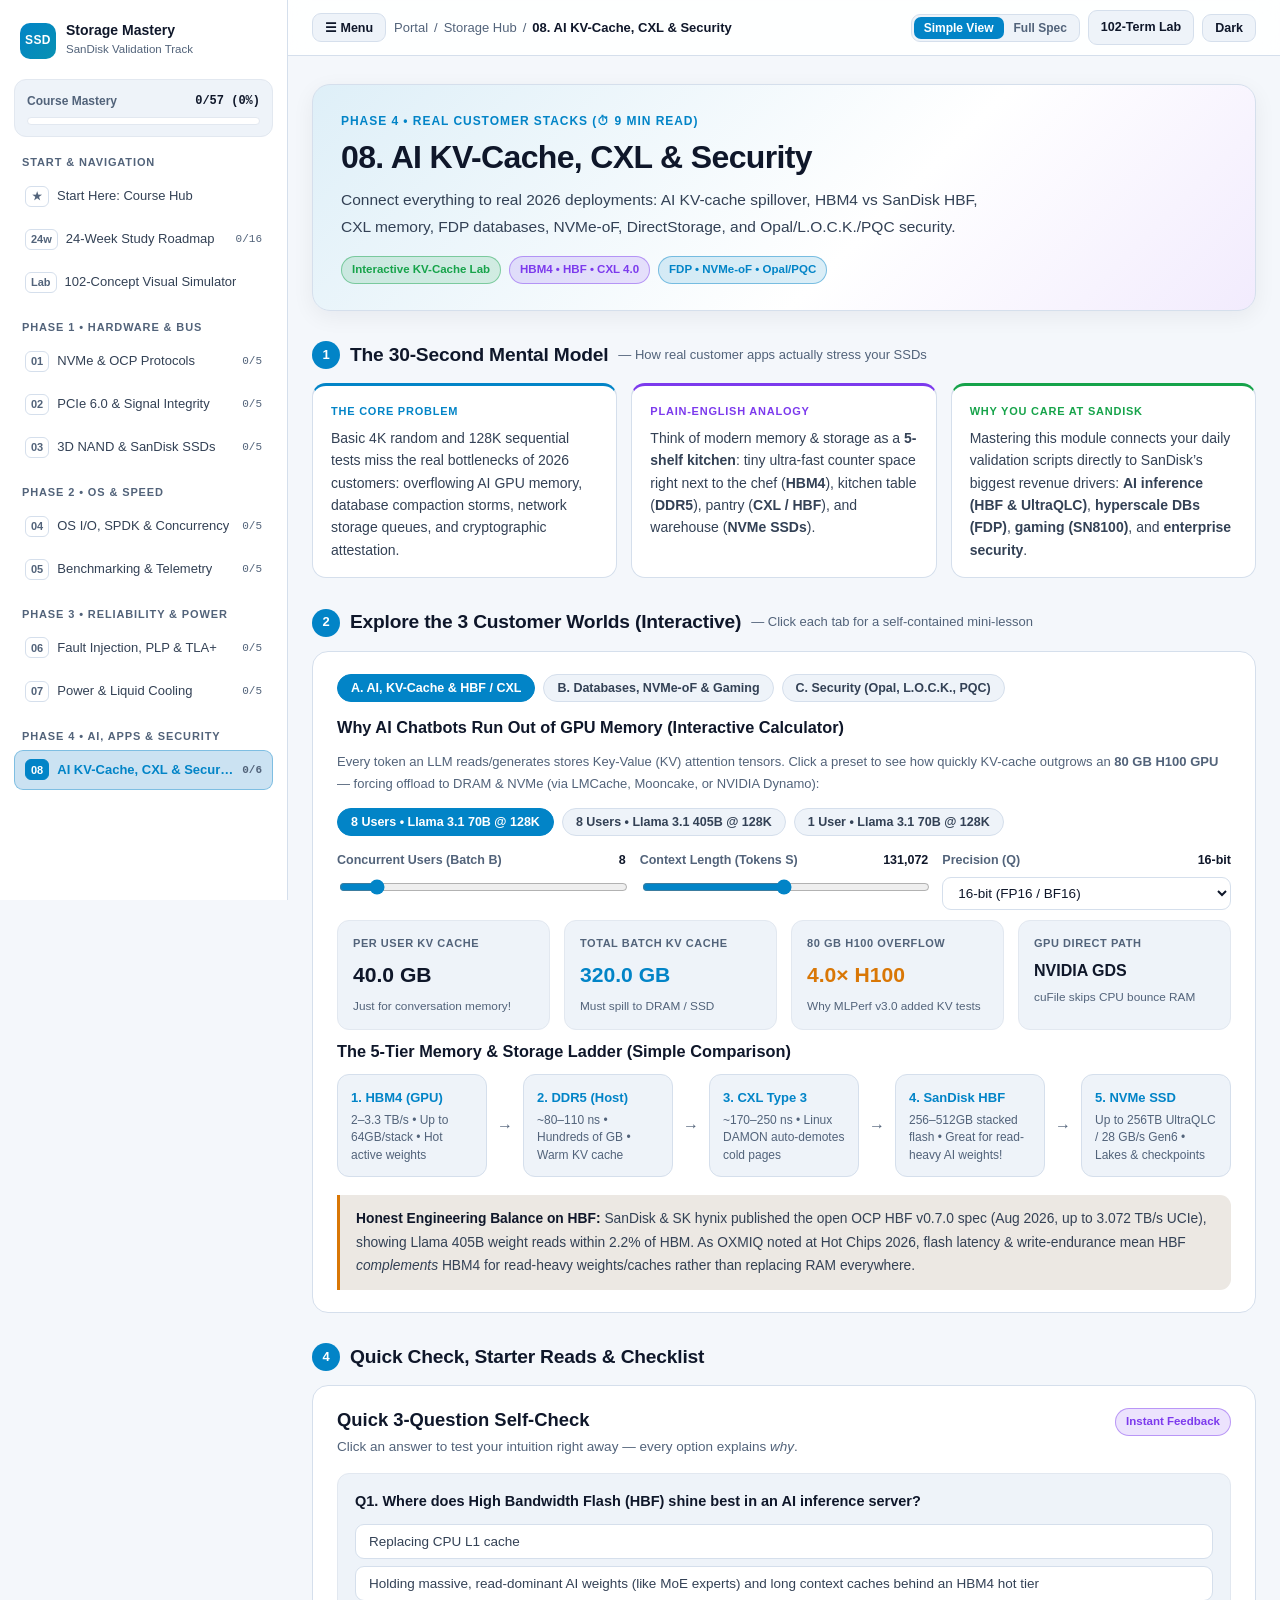
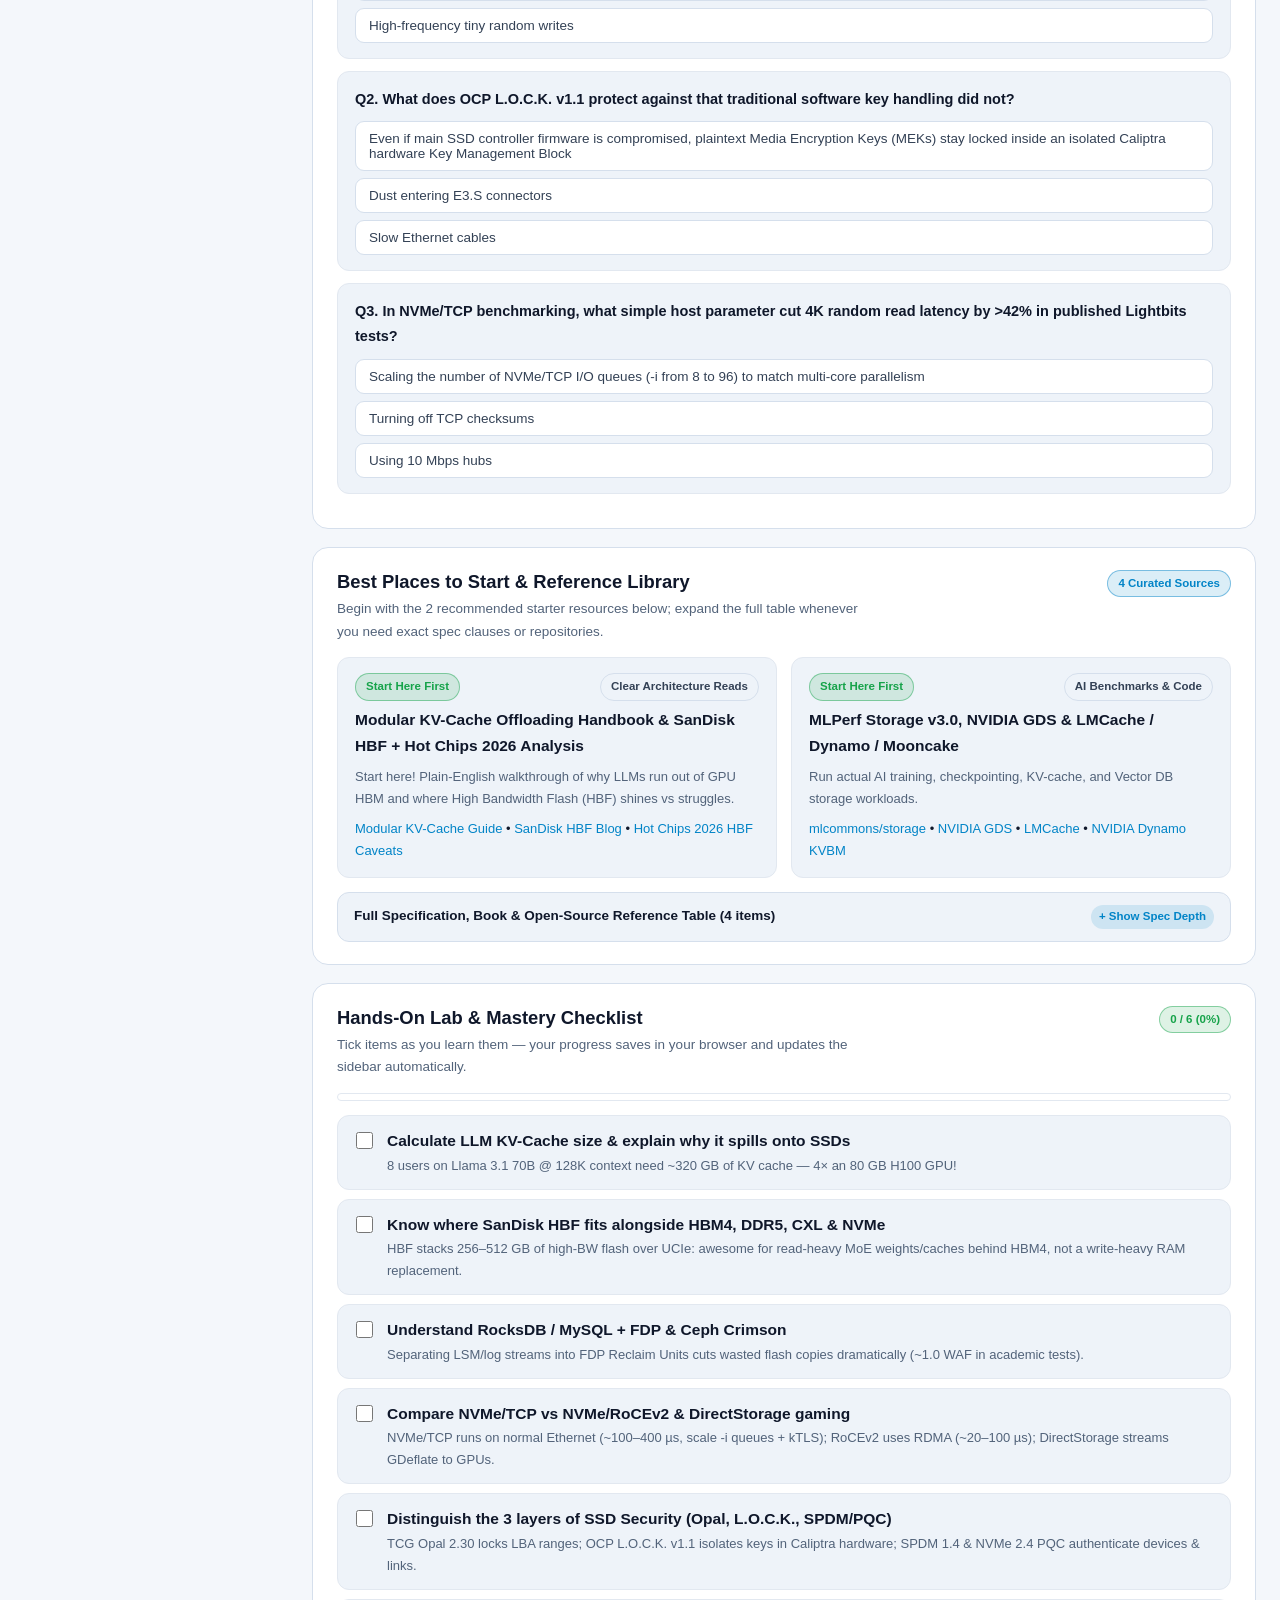
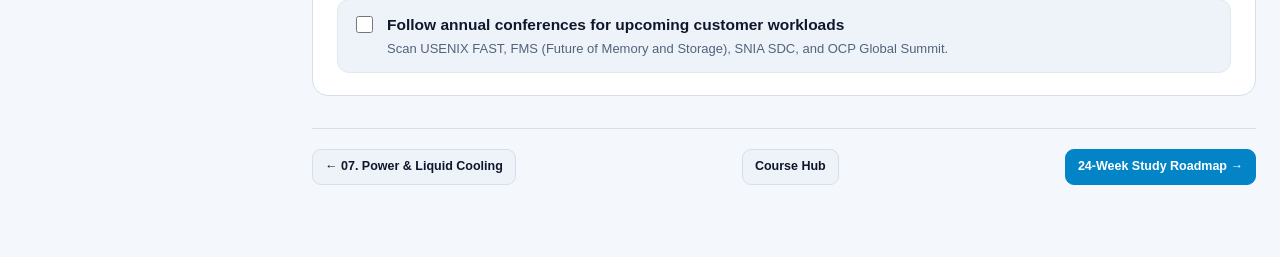
<file: storage-learning-topics/08-workloads-tiering-fabrics-and-security/index.html>
<!DOCTYPE html>
<html lang="en">
<head>
  <meta charset="UTF-8" />
  <meta name="viewport" content="width=device-width, initial-scale=1.0" />
  <title>08. AI KV-Cache, CXL &amp; Security &mdash; Storage Mastery Hub</title>
  <link rel="stylesheet" href="../assets/style.css" />
</head>
<body class="theme-dark">
  <div class="sidebar-backdrop" id="sidebar-backdrop"></div>
  <div class="app-shell">
    <aside class="course-sidebar" id="course-sidebar" data-base="../" data-current="p08" aria-label="Course navigation"></aside>

    <div class="main-column">
      <header class="site-header">
        <div class="header-inner">
          <div class="flex-wrap-gap">
            <button id="mobile-menu-btn" class="btn mobile-menu-btn" type="button" aria-label="Open course menu">&#9776; Menu</button>
            <div class="breadcrumbs"><a href="../../index.html">Portal</a> <span>/</span> <a href="../index.html">Storage Hub</a> <span>/</span> <span class="current">08. AI KV-Cache, CXL &amp; Security</span></div>
          </div>
          <div class="header-controls">
            <div class="depth-switch" title="Switch between plain-English learning view and full specification depth">
              <button type="button" class="depth-btn active" data-depth="simple">Simple View</button>
              <button type="button" class="depth-btn" data-depth="deep">Full Spec</button>
            </div>
            <a class="btn" href="../nvme_systems_tutor.html">102-Term Lab</a>
            <button id="theme-toggle" class="btn" type="button">Light</button>
          </div>
        </div>
      </header>

      <main class="container">
        <section class="hero">
          <div class="hero-eyebrow">Phase 4 • Real Customer Stacks (⏱ 9 min read)</div>
          <h1>08. AI KV-Cache, CXL &amp; Security</h1>
          <p>Connect everything to real 2026 deployments: AI KV-cache spillover, HBM4 vs SanDisk HBF, CXL memory, FDP databases, NVMe-oF, DirectStorage, and Opal/L.O.C.K./PQC security.</p>
          <div class="hero-meta"><span class="badge badge-success">Interactive KV-Cache Lab</span><span class="badge badge-violet">HBM4 • HBF • CXL 4.0</span><span class="badge badge-primary">FDP • NVMe-oF • Opal/PQC</span></div>
        </section>

        
    
    <div class="step-banner">
      <span class="step-num">1</span>
      <h2>The 30-Second Mental Model</h2>
      <span class="muted">&mdash; How real customer apps actually stress your SSDs</span>
    </div>
    
    
    <section class="tldr-grid">
      <div class="tldr-card">
        <div class="tldr-label">The Core Problem</div>
        <p>Basic 4K random and 128K sequential tests miss the real bottlenecks of 2026 customers: overflowing AI GPU memory, database compaction storms, network storage queues, and cryptographic attestation.</p>
      </div>
      <div class="tldr-card analogy">
        <div class="tldr-label">Plain-English Analogy</div>
        <p>Think of modern memory &amp; storage as a <strong>5-shelf kitchen</strong>: tiny ultra-fast counter space right next to the chef (<strong>HBM4</strong>), kitchen table (<strong>DDR5</strong>), pantry (<strong>CXL / HBF</strong>), and warehouse (<strong>NVMe SSDs</strong>).</p>
      </div>
      <div class="tldr-card role">
        <div class="tldr-label">Why You Care at SanDisk</div>
        <p>Mastering this module connects your daily validation scripts directly to SanDisk&rsquo;s biggest revenue drivers: <strong>AI inference (HBF &amp; UltraQLC)</strong>, <strong>hyperscale DBs (FDP)</strong>, <strong>gaming (SN8100)</strong>, and <strong>enterprise security</strong>.</p>
      </div>
    </section>
    

    
    <div class="step-banner">
      <span class="step-num">2</span>
      <h2>Explore the 3 Customer Worlds (Interactive)</h2>
      <span class="muted">&mdash; Click each tab for a self-contained mini-lesson</span>
    </div>
    
    <section class="card">
      <div class="pill-bar" data-tab-group="p08-main">
        <button type="button" class="pill active" data-tab-target="ai">A. AI, KV-Cache &amp; HBF / CXL</button>
        <button type="button" class="pill" data-tab-target="apps">B. Databases, NVMe-oF &amp; Gaming</button>
        <button type="button" class="pill" data-tab-target="sec">C. Security (Opal, L.O.C.K., PQC)</button>
      </div>

      <!-- TAB A: AI & TIERING -->
      <div class="tab-pane active" data-tab-pane-group="p08-main" data-tab-pane="ai">
        <h3>Why AI Chatbots Run Out of GPU Memory (Interactive Calculator)</h3>
        <p class="small muted">Every token an LLM reads/generates stores Key-Value (KV) attention tensors. Click a preset to see how quickly KV-cache outgrows an <strong>80 GB H100 GPU</strong> &mdash; forcing offload to DRAM &amp; NVMe (via LMCache, Mooncake, or NVIDIA Dynamo):</p>

        <div class="pill-bar mt-2">
          <button type="button" class="pill active" id="kv-p1">8 Users &bull; Llama 3.1 70B @ 128K</button>
          <button type="button" class="pill" id="kv-p2">8 Users &bull; Llama 3.1 405B @ 128K</button>
          <button type="button" class="pill" id="kv-p3">1 User &bull; Llama 3.1 70B @ 128K</button>
        </div>

        <div class="grid-3 mb-2">
          <div class="control-group"><div class="control-label"><span>Concurrent Users (Batch B)</span><strong id="kv-b-v">8</strong></div><input type="range" id="kv-b" min="1" max="64" value="8" /></div>
          <div class="control-group"><div class="control-label"><span>Context Length (Tokens S)</span><strong id="kv-s-v">131,072</strong></div><input type="range" id="kv-s" min="4096" max="262144" step="4096" value="131072" /></div>
          <div class="control-group"><div class="control-label"><span>Precision (Q)</span><strong id="kv-q-v">16-bit</strong></div>
            <select id="kv-q"><option value="16" selected>16-bit (FP16 / BF16)</option><option value="8">8-bit (FP8)</option><option value="4">4-bit (INT4)</option></select>
          </div>
        </div>
        <input type="hidden" id="kv-l" value="80" /><input type="hidden" id="kv-h" value="8" /><input type="hidden" id="kv-d" value="128" />

        <div class="grid-4 mb-2">
          <div class="kpi-tile"><div class="kpi-label">Per User KV Cache</div><div class="kpi-value" id="kv-per">40.0 GB</div><div class="kpi-note">Just for conversation memory!</div></div>
          <div class="kpi-tile"><div class="kpi-label">Total Batch KV Cache</div><div class="kpi-value" id="kv-tot" style="color:var(--primary);">320.0 GB</div><div class="kpi-note">Must spill to DRAM / SSD</div></div>
          <div class="kpi-tile"><div class="kpi-label">80 GB H100 Overflow</div><div class="kpi-value" id="kv-h100" style="color:var(--warning);">4.0&times; H100</div><div class="kpi-note">Why MLPerf v3.0 added KV tests</div></div>
          <div class="kpi-tile"><div class="kpi-label">GPU Direct Path</div><div class="kpi-value" style="font-size:1rem;">NVIDIA GDS</div><div class="kpi-note">cuFile skips CPU bounce RAM</div></div>
        </div>

        <h3 class="mt-3">The 5-Tier Memory &amp; Storage Ladder (Simple Comparison)</h3>
        <div class="flow-diagram"><div class="flow-node"><strong>1. HBM4 (GPU)</strong><span>2–3.3 TB/s • Up to 64GB/stack • Hot active weights</span></div><div class="flow-arrow">&rarr;</div><div class="flow-node"><strong>2. DDR5 (Host)</strong><span>~80–110 ns • Hundreds of GB • Warm KV cache</span></div><div class="flow-arrow">&rarr;</div><div class="flow-node"><strong>3. CXL Type 3</strong><span>~170–250 ns • Linux DAMON auto-demotes cold pages</span></div><div class="flow-arrow">&rarr;</div><div class="flow-node"><strong>4. SanDisk HBF</strong><span>256–512GB stacked flash • Great for read-heavy AI weights!</span></div><div class="flow-arrow">&rarr;</div><div class="flow-node"><strong>5. NVMe SSD</strong><span>Up to 256TB UltraQLC / 28 GB/s Gen6 • Lakes &amp; checkpoints</span></div></div>
        <div class="callout warning mb-0">
          <strong>Honest Engineering Balance on HBF:</strong> SanDisk &amp; SK hynix published the open OCP HBF v0.7.0 spec (Aug 2026, up to 3.072 TB/s UCIe), showing Llama 405B weight reads within 2.2% of HBM. As OXMIQ noted at Hot Chips 2026, flash latency &amp; write-endurance mean HBF <em>complements</em> HBM4 for read-heavy weights/caches rather than replacing RAM everywhere.
        </div>
      </div>

      <!-- TAB B: APPS, FABRICS & GAMING -->
      <div class="tab-pane" data-tab-pane-group="p08-main" data-tab-pane="apps">
        <div class="grid-2">
          <div class="sub-panel">
            <span class="badge badge-success mb-2">Databases + FDP</span>
            <h3>RocksDB, MySQL &amp; Ceph Crimson</h3>
            <p class="small muted mb-0">Databases write hot logs alongside cold tables. Using NVMe <strong>FDP</strong> plugins (KIOXIA <code>UFROP</code>, Samsung <code>TorFS</code>, Meta <code>CacheLib</code>) achieved <strong>~1.0 WAF at 90% fill</strong> in academic tests and cut XFS tail latency by <strong>55%</strong>! At cluster scale, <strong>Ceph Crimson / PoseidonStore</strong> uses <code>io_uring</code> to eliminate RocksDB overhead.</p>
          </div>
          <div class="sub-panel">
            <span class="badge badge-primary mb-2">Networked SSDs (NVMe-oF)</span>
            <h3>NVMe/TCP vs. NVMe/RoCEv2</h3>
            <p class="small muted mb-0"><strong>NVMe/TCP</strong> runs over normal Ethernet (~100&ndash;400 &mu;s; scaling <code>-i</code> I/O queues from 8&rarr;96 cut latency &gt;42% in Lightbits tests; add <code>kTLS 1.3</code> for encryption). <strong>RoCEv2</strong> uses zero-copy RDMA over UDP 4791 (~20&ndash;100 &mu;s) on lossless <code>PFC + ECN/DCQCN</code> switches.</p>
          </div>
          <div class="sub-panel">
            <span class="badge badge-violet mb-2">PC &amp; Console Gaming</span>
            <h3>DirectStorage 1.2+ &amp; GDeflate</h3>
            <p class="small muted mb-0">Instead of the CPU decompressing game textures one file at a time, <strong>DirectStorage + BypassIO</strong> batches thousands of compressed reads from SN8100 straight into the GPU for <strong>GDeflate</strong> decompression (console target: 50k IOPS using &le;10% of 1 CPU core).</p>
          </div>
          <div class="sub-panel">
            <span class="badge badge-warning mb-2">Computational Storage</span>
            <h3>Running Code Inside the SSD</h3>
            <p class="small muted mb-0"><strong>NVMe Computational Programs (TP4091)</strong> &amp; <strong>SNIA CS-APM v1.2</strong> let hosts offload filters/eBPF onto SSD controllers &mdash; promising, though real adoption still awaits unified software ecosystems.</p>
          </div>
        </div>
      </div>

      <!-- TAB C: SECURITY -->
      <div class="tab-pane" data-tab-pane-group="p08-main" data-tab-pane="sec">
        <p class="small muted">Think of storage security in <strong>three clean layers</strong>:</p>
        <div class="grid-3 mt-2">
          <div class="sub-panel">
            <span class="badge badge-primary mb-2">1. Lock Data on Flash</span>
            <h3>TCG Opal 2.30, Ruby &amp; EKP</h3>
            <p class="small muted mb-0">Hardware AES engine encrypts every NAND page automatically. You validate Level 0 Discovery, LBA Locking Ranges, Shadow MBR pre-boot auth, Block SID, PSID Revert, and instant crypto-erase (plus Aug 2026 <strong>Epoch Key Purge</strong>).</p>
          </div>
          <div class="sub-panel">
            <span class="badge badge-warning mb-2">2. Hide Keys from Firmware</span>
            <h3>OCP S.A.F.E. &amp; L.O.C.K. v1.1</h3>
            <p class="small muted mb-0"><strong>S.A.F.E.</strong> audits FW across 20 security areas. <strong>OCP L.O.C.K. v1.1</strong> (Caliptra hardware vault) keeps raw encryption keys out of main SSD firmware, wrapping keys with <strong>RFC 9180 HPKE</strong> on every reset.</p>
          </div>
          <div class="sub-panel">
            <span class="badge badge-violet mb-2">3. Prove Drive Identity &amp; Wire</span>
            <h3>SPDM 1.4, FIPS 140-3 &amp; PQC</h3>
            <p class="small muted mb-0"><strong>SPDM 1.4</strong> cryptographically proves the SSD hardware &amp; firmware are genuine (and keys <strong>PCIe IDE</strong> wire encryption). <strong>FIPS 140-3</strong> certifies crypto modules, and <strong>NVMe 2.4 PQC</strong> (FIPS 203/204/205) future-proofs against quantum attacks.</p>
          </div>
        </div>
      </div>
    </section>

    
    <div class="step-banner">
      <span class="step-num">4</span>
      <h2>Quick Check, Starter Reads &amp; Checklist</h2>
      
    </div>
    
    
    <section class="card">
      <div class="card-header">
        <div>
          <h2>Quick 3-Question Self-Check</h2>
          <p class="card-subtitle">Click an answer to test your intuition right away &mdash; every option explains <em>why</em>.</p>
        </div>
        <span class="badge badge-violet">Instant Feedback</span>
      </div>
      <div id="p08-quiz"></div>
    </section>
    
    
    <section class="card">
      <div class="card-header">
        <div>
          <h2>Best Places to Start &amp; Reference Library</h2>
          <p class="card-subtitle">Begin with the 2 recommended starter resources below; expand the full table whenever you need exact spec clauses or repositories.</p>
        </div>
        <span class="badge badge-primary">4 Curated Sources</span>
      </div>
      <div class="grid-2"><div class="sub-panel"><div class="flex-wrap-gap" style="justify-content:space-between;margin-bottom:6px;"><span class="badge badge-success">Start Here First</span><span class="badge">Clear Architecture Reads</span></div><strong>Modular KV-Cache Offloading Handbook &amp; SanDisk HBF + Hot Chips 2026 Analysis</strong><p class="small muted" style="margin:6px 0 8px;">Start here! Plain-English walkthrough of why LLMs run out of GPU HBM and where High Bandwidth Flash (HBF) shines vs struggles.</p><div class="small"><a href="https://handbook.modular.com/inference-optimization/kv-cache-offloading/" target="_blank" rel="noopener noreferrer">Modular KV-Cache Guide</a> &bull; <a href="https://www.sandisk.com/company/newsroom/blogs/2025/scaling-beyond-the-wall-inside-sandisks-high-bandwidth-flash-for-ai" target="_blank" rel="noopener noreferrer">SanDisk HBF Blog</a> &bull; <a href="https://www.tomshardware.com/pc-components/ssds/hot-chips-2026-high-bandwidth-flash-promises-massive-bandwidth-and-capacity-but-its-usability-is-extremely-limited-new-memory-format-strikes-a-balance-between-hbm-and-nand-flash" target="_blank" rel="noopener noreferrer">Hot Chips 2026 HBF Caveats</a></div></div><div class="sub-panel"><div class="flex-wrap-gap" style="justify-content:space-between;margin-bottom:6px;"><span class="badge badge-success">Start Here First</span><span class="badge">AI Benchmarks &amp; Code</span></div><strong>MLPerf Storage v3.0, NVIDIA GDS &amp; LMCache / Dynamo / Mooncake</strong><p class="small muted" style="margin:6px 0 8px;">Run actual AI training, checkpointing, KV-cache, and Vector DB storage workloads.</p><div class="small"><a href="https://github.com/mlcommons/storage" target="_blank" rel="noopener noreferrer">mlcommons/storage</a> &bull; <a href="https://docs.nvidia.com/gpudirect-storage/" target="_blank" rel="noopener noreferrer">NVIDIA GDS</a> &bull; <a href="https://github.com/lmcache/lmcache" target="_blank" rel="noopener noreferrer">LMCache</a> &bull; <a href="https://docs.nvidia.com/dynamo/knowledge-base/modular-components/backends/v-llm/kv-cache-offloading" target="_blank" rel="noopener noreferrer">NVIDIA Dynamo KVBM</a></div></div></div>
      <details class="deep-dive">
        <summary>Full Specification, Book &amp; Open-Source Reference Table (4 items)</summary>
        <div class="deep-dive-body">
          <div class="table-wrap" style="margin:0;">
            <table>
              <thead>
                <tr><th>Source / Resource</th><th>Format</th><th>Link / Identifier</th><th>How to Use It</th></tr>
              </thead>
              <tbody><tr><td><strong>Modular KV-Cache Offloading Handbook &amp; SanDisk HBF + Hot Chips 2026 Analysis</strong></td><td><span class="badge">Clear Architecture Reads</span></td><td><a href="https://handbook.modular.com/inference-optimization/kv-cache-offloading/" target="_blank" rel="noopener noreferrer">Modular KV-Cache Guide</a> &bull; <a href="https://www.sandisk.com/company/newsroom/blogs/2025/scaling-beyond-the-wall-inside-sandisks-high-bandwidth-flash-for-ai" target="_blank" rel="noopener noreferrer">SanDisk HBF Blog</a> &bull; <a href="https://www.tomshardware.com/pc-components/ssds/hot-chips-2026-high-bandwidth-flash-promises-massive-bandwidth-and-capacity-but-its-usability-is-extremely-limited-new-memory-format-strikes-a-balance-between-hbm-and-nand-flash" target="_blank" rel="noopener noreferrer">Hot Chips 2026 HBF Caveats</a></td><td>Start here! Plain-English walkthrough of why LLMs run out of GPU HBM and where High Bandwidth Flash (HBF) shines vs struggles.</td></tr><tr><td><strong>MLPerf Storage v3.0, NVIDIA GDS &amp; LMCache / Dynamo / Mooncake</strong></td><td><span class="badge">AI Benchmarks &amp; Code</span></td><td><a href="https://github.com/mlcommons/storage" target="_blank" rel="noopener noreferrer">mlcommons/storage</a> &bull; <a href="https://docs.nvidia.com/gpudirect-storage/" target="_blank" rel="noopener noreferrer">NVIDIA GDS</a> &bull; <a href="https://github.com/lmcache/lmcache" target="_blank" rel="noopener noreferrer">LMCache</a> &bull; <a href="https://docs.nvidia.com/dynamo/knowledge-base/modular-components/backends/v-llm/kv-cache-offloading" target="_blank" rel="noopener noreferrer">NVIDIA Dynamo KVBM</a></td><td>Run actual AI training, checkpointing, KV-cache, and Vector DB storage workloads.</td></tr><tr><td><strong>CXL 4.0, Linux CXL Tiering, CacheLib FDP &amp; RocksDB UFROP</strong></td><td><span class="badge">Tiering &amp; DB Guides</span></td><td><a href="https://kernel-internals.org/mm/cxl-memory-tiering/" target="_blank" rel="noopener noreferrer">Linux CXL Tiering</a> &bull; <a href="https://cachelib.org/docs/Cache_Library_User_Guides/FDP_enabled_Cache/" target="_blank" rel="noopener noreferrer">CacheLib FDP</a> &bull; <a href="https://github.com/kioxia-jp/ufrop" target="_blank" rel="noopener noreferrer">KIOXIA UFROP</a> &bull; <a href="https://www.databass.dev/" target="_blank" rel="noopener noreferrer">databass.dev</a></td><td>Hands-on guides to CXL Type 3 NUMA demotion and FDP-accelerated databases.</td></tr><tr><td><strong>NVMe/TCP vs RoCEv2, DirectStorage SDK &amp; TCG Opal / OCP L.O.C.K. / SPDM / FIPS</strong></td><td><span class="badge">Fabrics, Gaming &amp; Security</span></td><td><a href="https://www.lightbitslabs.com/blog/scaling-4k-random-read-on-nvme-tcp-why-outstanding-i-o-and-i-matter-more-than-you-think-part-1/" target="_blank" rel="noopener noreferrer">Lightbits NVMe/TCP -i</a> &bull; <a href="https://github.com/microsoft/DirectStorage" target="_blank" rel="noopener noreferrer">DirectStorage GitHub</a> &bull; <a href="https://www.trustedcomputinggroup.org/resources/documents/storage-work-group-storage-security-subsystem-class-opal" target="_blank" rel="noopener noreferrer">TCG Opal</a> &bull; <a href="https://www.opencompute.org/documents/ocp-lock-specification-v1-1-final-pdf/" target="_blank" rel="noopener noreferrer">OCP L.O.C.K. v1.1</a> &bull; <a href="https://www.dmtf.org/standards/spdm" target="_blank" rel="noopener noreferrer">DMTF SPDM</a> &bull; <a href="https://csrc.nist.gov/pubs/fips/140-3/final" target="_blank" rel="noopener noreferrer">NIST FIPS 140-3</a></td><td>Reference specs and benchmarks across networked fabrics, Windows gaming, and hardware security.</td></tr></tbody>
            </table>
          </div>
        </div>
      </details>
    </section>
    
    
    <section class="card" data-progress-prefix="p08_" data-progress-total="6">
      <div class="card-header">
        <div>
          <h2>Hands-On Lab &amp; Mastery Checklist</h2>
          <p class="card-subtitle">Tick items as you learn them &mdash; your progress saves in your browser and updates the sidebar automatically.</p>
        </div>
        <span class="badge badge-success progress-text">0 / 6 (0%)</span>
      </div>
      <div class="progress-track mb-2"><div class="progress-fill" style="width: 0%"></div></div>
      <div class="checklist mt-3"><label class="check-item"><input type="checkbox" data-check-id="p08_01" /><div><div class="check-title"><strong>Calculate LLM KV-Cache size &amp; explain why it spills onto SSDs</strong></div><div class="small muted">8 users on Llama 3.1 70B @ 128K context need ~320 GB of KV cache — 4× an 80 GB H100 GPU!</div></div></label><label class="check-item"><input type="checkbox" data-check-id="p08_02" /><div><div class="check-title"><strong>Know where SanDisk HBF fits alongside HBM4, DDR5, CXL &amp; NVMe</strong></div><div class="small muted">HBF stacks 256–512 GB of high-BW flash over UCIe: awesome for read-heavy MoE weights/caches behind HBM4, not a write-heavy RAM replacement.</div></div></label><label class="check-item"><input type="checkbox" data-check-id="p08_03" /><div><div class="check-title"><strong>Understand RocksDB / MySQL + FDP &amp; Ceph Crimson</strong></div><div class="small muted">Separating LSM/log streams into FDP Reclaim Units cuts wasted flash copies dramatically (~1.0 WAF in academic tests).</div></div></label><label class="check-item"><input type="checkbox" data-check-id="p08_04" /><div><div class="check-title"><strong>Compare NVMe/TCP vs NVMe/RoCEv2 &amp; DirectStorage gaming</strong></div><div class="small muted">NVMe/TCP runs on normal Ethernet (~100–400 µs, scale -i queues + kTLS); RoCEv2 uses RDMA (~20–100 µs); DirectStorage streams GDeflate to GPUs.</div></div></label><label class="check-item"><input type="checkbox" data-check-id="p08_05" /><div><div class="check-title"><strong>Distinguish the 3 layers of SSD Security (Opal, L.O.C.K., SPDM/PQC)</strong></div><div class="small muted">TCG Opal 2.30 locks LBA ranges; OCP L.O.C.K. v1.1 isolates keys in Caliptra hardware; SPDM 1.4 &amp; NVMe 2.4 PQC authenticate devices &amp; links.</div></div></label><label class="check-item"><input type="checkbox" data-check-id="p08_06" /><div><div class="check-title"><strong>Follow annual conferences for upcoming customer workloads</strong></div><div class="small muted">Scan USENIX FAST, FMS (Future of Memory and Storage), SNIA SDC, and OCP Global Summit.</div></div></label></div>
    </section>
    
    

        <nav class="subject-pager"><a class="btn" href="../07-power-thermals-and-liquid-cooling/index.html">&larr; 07. Power &amp; Liquid Cooling</a><a class="btn" href="../index.html">Course Hub</a><a class="btn btn-primary" href="../09-24-week-mastery-syllabus/index.html">24-Week Study Roadmap &rarr;</a></nav>
      </main>
    </div>
  </div>

  <script src="../assets/app.js"></script>
  <script>

    function calcKV() {
      const B = parseInt(document.getElementById('kv-b').value, 10);
      const S = parseInt(document.getElementById('kv-s').value, 10);
      const Q = parseInt(document.getElementById('kv-q').value, 10);
      const L = parseInt(document.getElementById('kv-l').value, 10) || 80;
      const H = parseInt(document.getElementById('kv-h').value, 10) || 8;
      const D = parseInt(document.getElementById('kv-d').value, 10) || 128;

      document.getElementById('kv-b-v').textContent = B;
      document.getElementById('kv-s-v').textContent = S.toLocaleString();
      document.getElementById('kv-q-v').textContent = Q + '-bit';

      const perUserGB = (2 * 1 * S * L * H * D * (Q / 8)) / (1024 ** 3);
      const totalGB = perUserGB * B;
      document.getElementById('kv-per').textContent = perUserGB.toFixed(1) + ' GB';
      document.getElementById('kv-tot').textContent = totalGB.toFixed(1) + ' GB';
      document.getElementById('kv-h100').textContent = (totalGB / 80).toFixed(1) + '× H100';
    }

    function setKV(b, s, l, q, btnId) {
      document.getElementById('kv-b').value = b;
      document.getElementById('kv-s').value = s;
      document.getElementById('kv-l').value = l;
      document.getElementById('kv-q').value = q;
      ['kv-p1', 'kv-p2', 'kv-p3'].forEach(id => document.getElementById(id).classList.toggle('active', id === btnId));
      calcKV();
    }
    document.getElementById('kv-p1').addEventListener('click', () => setKV(8, 131072, 80, 16, 'kv-p1'));
    document.getElementById('kv-p2').addEventListener('click', () => setKV(8, 131072, 126, 16, 'kv-p2'));
    document.getElementById('kv-p3').addEventListener('click', () => setKV(1, 131072, 80, 16, 'kv-p3'));
    ['kv-b', 'kv-s', 'kv-q'].forEach(id => document.getElementById(id).addEventListener('input', calcKV));
    calcKV();

    document.addEventListener('DOMContentLoaded', () => {
      StorageHub.renderQuiz('p08-quiz', [
        {
          q: 'Where does High Bandwidth Flash (HBF) shine best in an AI inference server?',
          options: [
            'Replacing CPU L1 cache',
            'Holding massive, read-dominant AI weights (like MoE experts) and long context caches behind an HBM4 hot tier',
            'High-frequency tiny random writes'
          ],
          answer: 1,
          explain: 'HBF offers 8–16 stacked NAND layers with TB/s-class read bandwidth, making it ideal for huge read-mostly model weights while HBM4 absorbs hot read/write traffic.'
        },
        {
          q: 'What does OCP L.O.C.K. v1.1 protect against that traditional software key handling did not?',
          options: [
            'Even if main SSD controller firmware is compromised, plaintext Media Encryption Keys (MEKs) stay locked inside an isolated Caliptra hardware Key Management Block',
            'Dust entering E3.S connectors',
            'Slow Ethernet cables'
          ],
          answer: 0,
          explain: 'OCP L.O.C.K. v1.1 isolates raw MEKs inside dedicated Caliptra hardware and wraps transit keys via RFC 9180 HPKE KEM rotated on reset.'
        },
        {
          q: 'In NVMe/TCP benchmarking, what simple host parameter cut 4K random read latency by >42% in published Lightbits tests?',
          options: ['Scaling the number of NVMe/TCP I/O queues (-i from 8 to 96) to match multi-core parallelism', 'Turning off TCP checksums', 'Using 10 Mbps hubs'],
          answer: 0,
          explain: 'Increasing NVMe/TCP I/O queue count (-i) spreads socket and CPU processing across cores, dramatically lowering queueing delay.'
        }
      ]);
    });
    
</script>
</body>
</html>
</file>
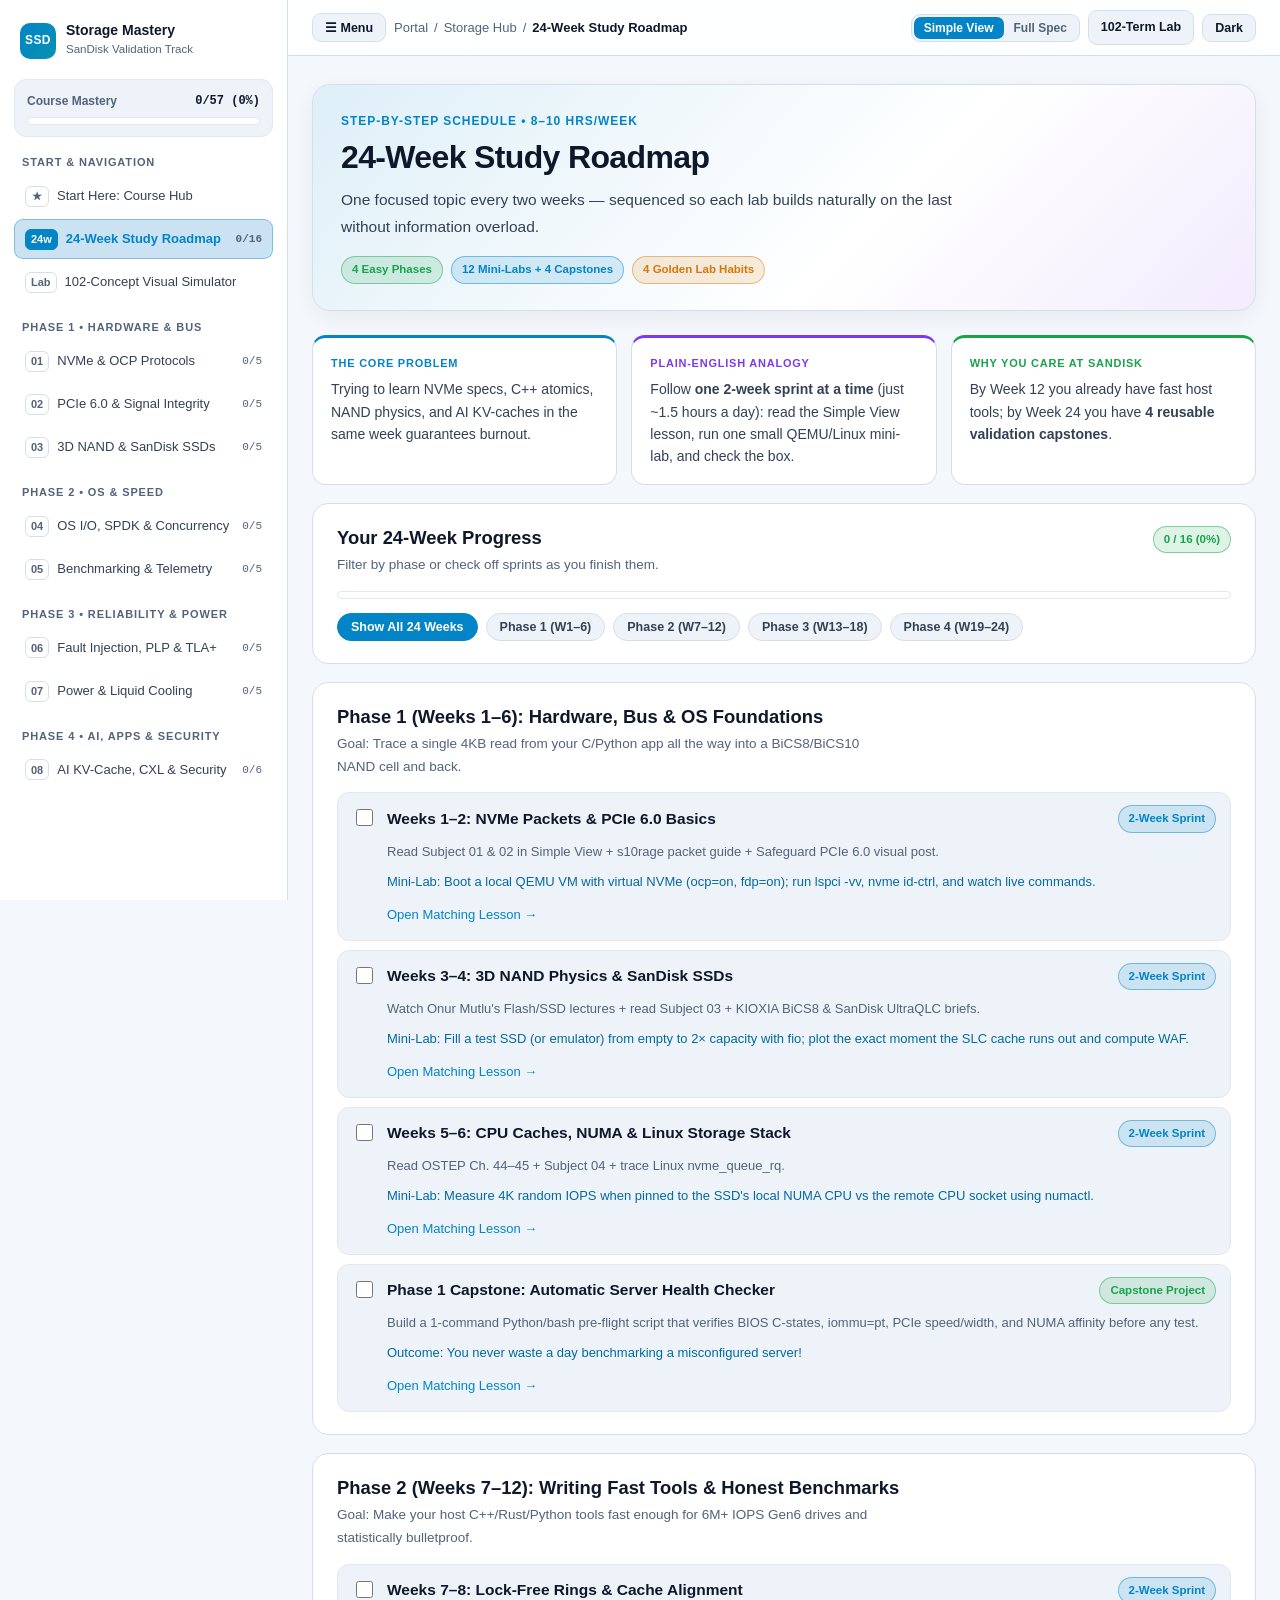
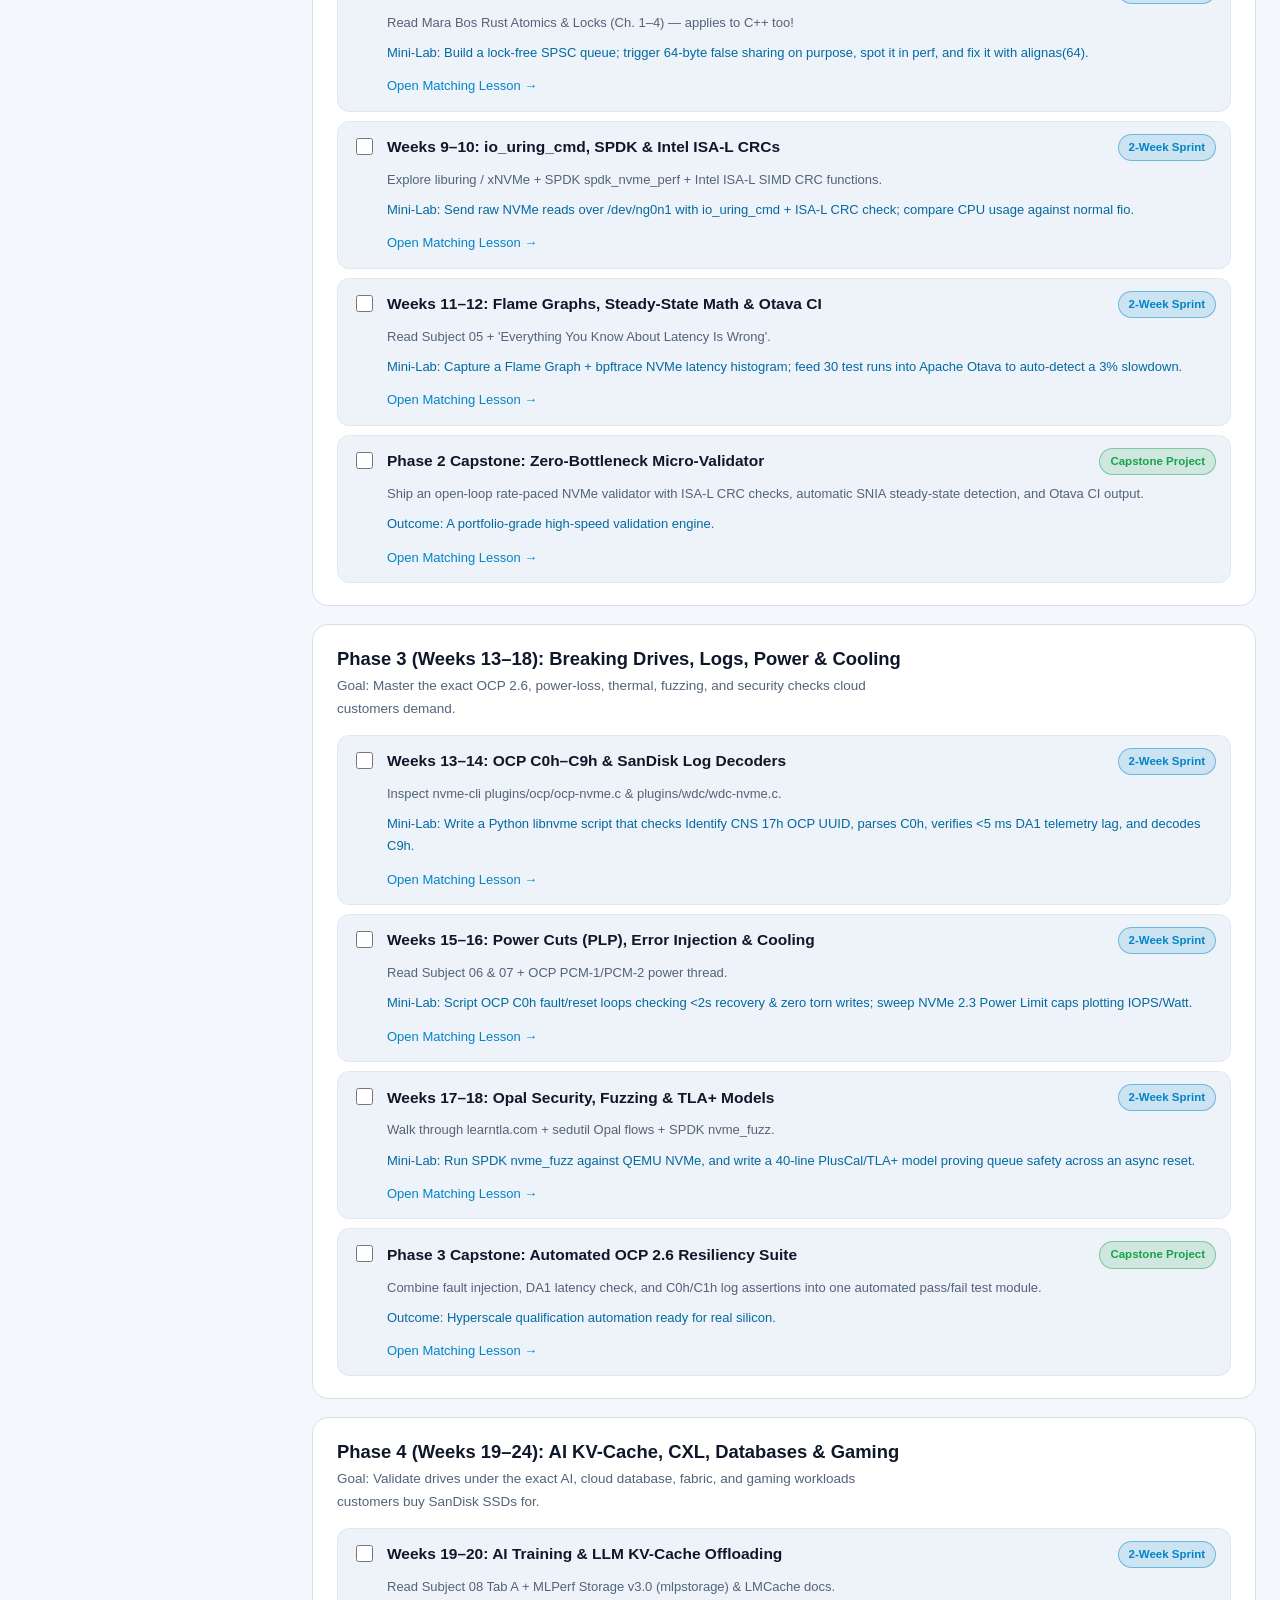
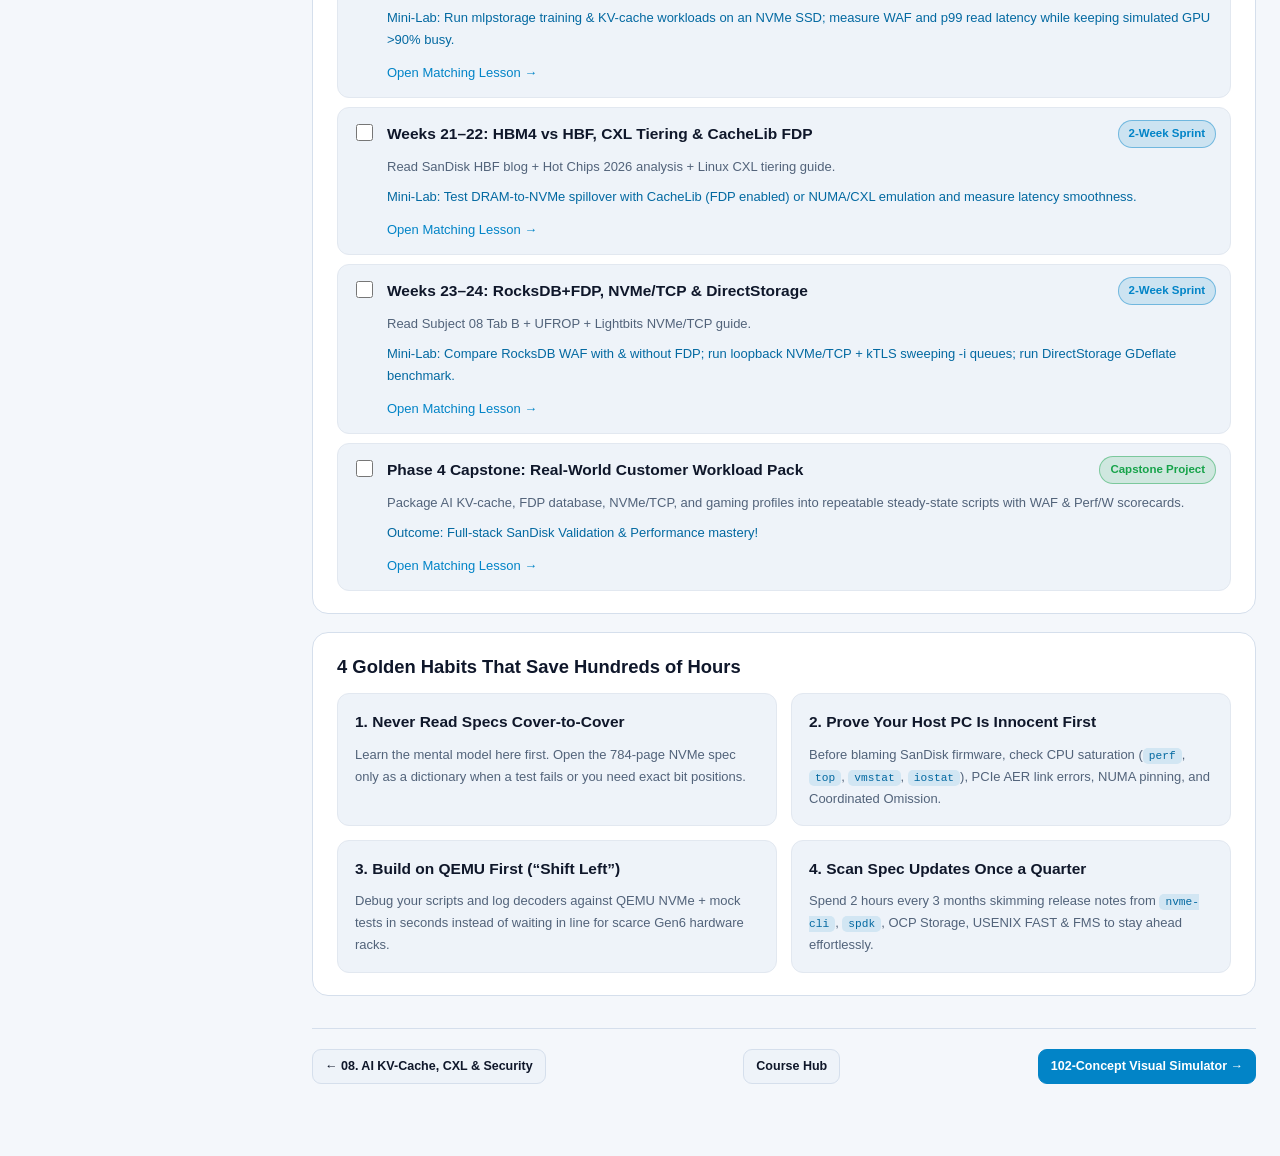
<file: storage-learning-topics/09-24-week-mastery-syllabus/index.html>
<!DOCTYPE html>
<html lang="en">
<head>
  <meta charset="UTF-8" />
  <meta name="viewport" content="width=device-width, initial-scale=1.0" />
  <title>24-Week Study Roadmap &mdash; Storage Mastery Hub</title>
  <link rel="stylesheet" href="../assets/style.css" />
</head>
<body class="theme-dark">
  <div class="sidebar-backdrop" id="sidebar-backdrop"></div>
  <div class="app-shell">
    <aside class="course-sidebar" id="course-sidebar" data-base="../" data-current="p09" aria-label="Course navigation"></aside>

    <div class="main-column">
      <header class="site-header">
        <div class="header-inner">
          <div class="flex-wrap-gap">
            <button id="mobile-menu-btn" class="btn mobile-menu-btn" type="button" aria-label="Open course menu">&#9776; Menu</button>
            <div class="breadcrumbs"><a href="../../index.html">Portal</a> <span>/</span> <a href="../index.html">Storage Hub</a> <span>/</span> <span class="current">24-Week Study Roadmap</span></div>
          </div>
          <div class="header-controls">
            <div class="depth-switch" title="Switch between plain-English learning view and full specification depth">
              <button type="button" class="depth-btn active" data-depth="simple">Simple View</button>
              <button type="button" class="depth-btn" data-depth="deep">Full Spec</button>
            </div>
            <a class="btn" href="../nvme_systems_tutor.html">102-Term Lab</a>
            <button id="theme-toggle" class="btn" type="button">Light</button>
          </div>
        </div>
      </header>

      <main class="container">
        <section class="hero">
          <div class="hero-eyebrow">Step-by-Step Schedule • 8–10 hrs/week</div>
          <h1>24-Week Study Roadmap</h1>
          <p>One focused topic every two weeks — sequenced so each lab builds naturally on the last without information overload.</p>
          <div class="hero-meta"><span class="badge badge-success">4 Easy Phases</span><span class="badge badge-primary">12 Mini-Labs + 4 Capstones</span><span class="badge badge-warning">4 Golden Lab Habits</span></div>
        </section>

        
    
    <section class="tldr-grid">
      <div class="tldr-card">
        <div class="tldr-label">The Core Problem</div>
        <p>Trying to learn NVMe specs, C++ atomics, NAND physics, and AI KV-caches in the same week guarantees burnout.</p>
      </div>
      <div class="tldr-card analogy">
        <div class="tldr-label">Plain-English Analogy</div>
        <p>Follow <strong>one 2-week sprint at a time</strong> (just ~1.5 hours a day): read the Simple View lesson, run one small QEMU/Linux mini-lab, and check the box.</p>
      </div>
      <div class="tldr-card role">
        <div class="tldr-label">Why You Care at SanDisk</div>
        <p>By Week 12 you already have fast host tools; by Week 24 you have <strong>4 reusable validation capstones</strong>.</p>
      </div>
    </section>
    

    <section class="card" data-progress-prefix="syl_" data-progress-total="16">
      <div class="card-header">
        <div>
          <h2>Your 24-Week Progress</h2>
          <p class="card-subtitle">Filter by phase or check off sprints as you finish them.</p>
        </div>
        <span class="badge badge-success progress-text">0 / 16 (0%)</span>
      </div>
      <div class="progress-track mb-2"><div class="progress-fill" style="width:0%"></div></div>
      <div class="pill-bar mt-3 mb-0" id="p9-filters">
        <button type="button" class="pill active" data-phase="all">Show All 24 Weeks</button>
        <button type="button" class="pill" data-phase="phase1">Phase 1 (W1&ndash;6)</button>
        <button type="button" class="pill" data-phase="phase2">Phase 2 (W7&ndash;12)</button>
        <button type="button" class="pill" data-phase="phase3">Phase 3 (W13&ndash;18)</button>
        <button type="button" class="pill" data-phase="phase4">Phase 4 (W19&ndash;24)</button>
      </div>
    </section>

    <section class="card phase-card" data-phase="phase1"><div class="card-header"><div><h2>Phase 1 (Weeks 1–6): Hardware, Bus & OS Foundations</h2><p class="card-subtitle">Goal: Trace a single 4KB read from your C/Python app all the way into a BiCS8/BiCS10 NAND cell and back.</p></div></div><div class="checklist"><label class="check-item"><input type="checkbox" data-check-id="syl_01" /><div style="flex:1; min-width:0;"><div class="flex-wrap-gap" style="justify-content:space-between;"><div class="check-title"><strong>Weeks 1–2: NVMe Packets & PCIe 6.0 Basics</strong></div><span class="badge badge-primary">2-Week Sprint</span></div><div class="small muted mt-2">Read Subject 01 & 02 in Simple View + s10rage packet guide + Safeguard PCIe 6.0 visual post.</div><div class="small mt-2" style="color:var(--code-fg);">Mini-Lab: Boot a local QEMU VM with virtual NVMe (ocp=on, fdp=on); run lspci -vv, nvme id-ctrl, and watch live commands.</div><div class="mt-2"><a class="small" href="../01-standards-and-protocols/index.html">Open Matching Lesson &rarr;</a></div></div></label><label class="check-item"><input type="checkbox" data-check-id="syl_02" /><div style="flex:1; min-width:0;"><div class="flex-wrap-gap" style="justify-content:space-between;"><div class="check-title"><strong>Weeks 3–4: 3D NAND Physics & SanDisk SSDs</strong></div><span class="badge badge-primary">2-Week Sprint</span></div><div class="small muted mt-2">Watch Onur Mutlu's Flash/SSD lectures + read Subject 03 + KIOXIA BiCS8 & SanDisk UltraQLC briefs.</div><div class="small mt-2" style="color:var(--code-fg);">Mini-Lab: Fill a test SSD (or emulator) from empty to 2× capacity with fio; plot the exact moment the SLC cache runs out and compute WAF.</div><div class="mt-2"><a class="small" href="../03-flash-physics-and-sandisk-platforms/index.html">Open Matching Lesson &rarr;</a></div></div></label><label class="check-item"><input type="checkbox" data-check-id="syl_03" /><div style="flex:1; min-width:0;"><div class="flex-wrap-gap" style="justify-content:space-between;"><div class="check-title"><strong>Weeks 5–6: CPU Caches, NUMA & Linux Storage Stack</strong></div><span class="badge badge-primary">2-Week Sprint</span></div><div class="small muted mt-2">Read OSTEP Ch. 44–45 + Subject 04 + trace Linux nvme_queue_rq.</div><div class="small mt-2" style="color:var(--code-fg);">Mini-Lab: Measure 4K random IOPS when pinned to the SSD's local NUMA CPU vs the remote CPU socket using numactl.</div><div class="mt-2"><a class="small" href="../04-architecture-os-and-concurrency/index.html">Open Matching Lesson &rarr;</a></div></div></label><label class="check-item"><input type="checkbox" data-check-id="syl_04" /><div style="flex:1; min-width:0;"><div class="flex-wrap-gap" style="justify-content:space-between;"><div class="check-title"><strong>Phase 1 Capstone: Automatic Server Health Checker</strong></div><span class="badge badge-success">Capstone Project</span></div><div class="small muted mt-2">Build a 1-command Python/bash pre-flight script that verifies BIOS C-states, iommu=pt, PCIe speed/width, and NUMA affinity before any test.</div><div class="small mt-2" style="color:var(--code-fg);">Outcome: You never waste a day benchmarking a misconfigured server!</div><div class="mt-2"><a class="small" href="../02-pcie-interconnects-and-si/index.html">Open Matching Lesson &rarr;</a></div></div></label></div></section><section class="card phase-card" data-phase="phase2"><div class="card-header"><div><h2>Phase 2 (Weeks 7–12): Writing Fast Tools & Honest Benchmarks</h2><p class="card-subtitle">Goal: Make your host C++/Rust/Python tools fast enough for 6M+ IOPS Gen6 drives and statistically bulletproof.</p></div></div><div class="checklist"><label class="check-item"><input type="checkbox" data-check-id="syl_05" /><div style="flex:1; min-width:0;"><div class="flex-wrap-gap" style="justify-content:space-between;"><div class="check-title"><strong>Weeks 7–8: Lock-Free Rings & Cache Alignment</strong></div><span class="badge badge-primary">2-Week Sprint</span></div><div class="small muted mt-2">Read Mara Bos Rust Atomics & Locks (Ch. 1–4) — applies to C++ too!</div><div class="small mt-2" style="color:var(--code-fg);">Mini-Lab: Build a lock-free SPSC queue; trigger 64-byte false sharing on purpose, spot it in perf, and fix it with alignas(64).</div><div class="mt-2"><a class="small" href="../04-architecture-os-and-concurrency/index.html">Open Matching Lesson &rarr;</a></div></div></label><label class="check-item"><input type="checkbox" data-check-id="syl_06" /><div style="flex:1; min-width:0;"><div class="flex-wrap-gap" style="justify-content:space-between;"><div class="check-title"><strong>Weeks 9–10: io_uring_cmd, SPDK & Intel ISA-L CRCs</strong></div><span class="badge badge-primary">2-Week Sprint</span></div><div class="small muted mt-2">Explore liburing / xNVMe + SPDK spdk_nvme_perf + Intel ISA-L SIMD CRC functions.</div><div class="small mt-2" style="color:var(--code-fg);">Mini-Lab: Send raw NVMe reads over /dev/ng0n1 with io_uring_cmd + ISA-L CRC check; compare CPU usage against normal fio.</div><div class="mt-2"><a class="small" href="../04-architecture-os-and-concurrency/index.html">Open Matching Lesson &rarr;</a></div></div></label><label class="check-item"><input type="checkbox" data-check-id="syl_07" /><div style="flex:1; min-width:0;"><div class="flex-wrap-gap" style="justify-content:space-between;"><div class="check-title"><strong>Weeks 11–12: Flame Graphs, Steady-State Math & Otava CI</strong></div><span class="badge badge-primary">2-Week Sprint</span></div><div class="small muted mt-2">Read Subject 05 + 'Everything You Know About Latency Is Wrong'.</div><div class="small mt-2" style="color:var(--code-fg);">Mini-Lab: Capture a Flame Graph + bpftrace NVMe latency histogram; feed 30 test runs into Apache Otava to auto-detect a 3% slowdown.</div><div class="mt-2"><a class="small" href="../05-performance-telemetry-and-observability/index.html">Open Matching Lesson &rarr;</a></div></div></label><label class="check-item"><input type="checkbox" data-check-id="syl_08" /><div style="flex:1; min-width:0;"><div class="flex-wrap-gap" style="justify-content:space-between;"><div class="check-title"><strong>Phase 2 Capstone: Zero-Bottleneck Micro-Validator</strong></div><span class="badge badge-success">Capstone Project</span></div><div class="small muted mt-2">Ship an open-loop rate-paced NVMe validator with ISA-L CRC checks, automatic SNIA steady-state detection, and Otava CI output.</div><div class="small mt-2" style="color:var(--code-fg);">Outcome: A portfolio-grade high-speed validation engine.</div><div class="mt-2"><a class="small" href="../05-performance-telemetry-and-observability/index.html">Open Matching Lesson &rarr;</a></div></div></label></div></section><section class="card phase-card" data-phase="phase3"><div class="card-header"><div><h2>Phase 3 (Weeks 13–18): Breaking Drives, Logs, Power & Cooling</h2><p class="card-subtitle">Goal: Master the exact OCP 2.6, power-loss, thermal, fuzzing, and security checks cloud customers demand.</p></div></div><div class="checklist"><label class="check-item"><input type="checkbox" data-check-id="syl_09" /><div style="flex:1; min-width:0;"><div class="flex-wrap-gap" style="justify-content:space-between;"><div class="check-title"><strong>Weeks 13–14: OCP C0h–C9h & SanDisk Log Decoders</strong></div><span class="badge badge-primary">2-Week Sprint</span></div><div class="small muted mt-2">Inspect nvme-cli plugins/ocp/ocp-nvme.c & plugins/wdc/wdc-nvme.c.</div><div class="small mt-2" style="color:var(--code-fg);">Mini-Lab: Write a Python libnvme script that checks Identify CNS 17h OCP UUID, parses C0h, verifies <5 ms DA1 telemetry lag, and decodes C9h.</div><div class="mt-2"><a class="small" href="../05-performance-telemetry-and-observability/index.html">Open Matching Lesson &rarr;</a></div></div></label><label class="check-item"><input type="checkbox" data-check-id="syl_10" /><div style="flex:1; min-width:0;"><div class="flex-wrap-gap" style="justify-content:space-between;"><div class="check-title"><strong>Weeks 15–16: Power Cuts (PLP), Error Injection & Cooling</strong></div><span class="badge badge-primary">2-Week Sprint</span></div><div class="small muted mt-2">Read Subject 06 & 07 + OCP PCM-1/PCM-2 power thread.</div><div class="small mt-2" style="color:var(--code-fg);">Mini-Lab: Script OCP C0h fault/reset loops checking <2s recovery & zero torn writes; sweep NVMe 2.3 Power Limit caps plotting IOPS/Watt.</div><div class="mt-2"><a class="small" href="../07-power-thermals-and-liquid-cooling/index.html">Open Matching Lesson &rarr;</a></div></div></label><label class="check-item"><input type="checkbox" data-check-id="syl_11" /><div style="flex:1; min-width:0;"><div class="flex-wrap-gap" style="justify-content:space-between;"><div class="check-title"><strong>Weeks 17–18: Opal Security, Fuzzing & TLA+ Models</strong></div><span class="badge badge-primary">2-Week Sprint</span></div><div class="small muted mt-2">Walk through learntla.com + sedutil Opal flows + SPDK nvme_fuzz.</div><div class="small mt-2" style="color:var(--code-fg);">Mini-Lab: Run SPDK nvme_fuzz against QEMU NVMe, and write a 40-line PlusCal/TLA+ model proving queue safety across an async reset.</div><div class="mt-2"><a class="small" href="../06-validation-fault-injection-and-formal-methods/index.html">Open Matching Lesson &rarr;</a></div></div></label><label class="check-item"><input type="checkbox" data-check-id="syl_12" /><div style="flex:1; min-width:0;"><div class="flex-wrap-gap" style="justify-content:space-between;"><div class="check-title"><strong>Phase 3 Capstone: Automated OCP 2.6 Resiliency Suite</strong></div><span class="badge badge-success">Capstone Project</span></div><div class="small muted mt-2">Combine fault injection, DA1 latency check, and C0h/C1h log assertions into one automated pass/fail test module.</div><div class="small mt-2" style="color:var(--code-fg);">Outcome: Hyperscale qualification automation ready for real silicon.</div><div class="mt-2"><a class="small" href="../06-validation-fault-injection-and-formal-methods/index.html">Open Matching Lesson &rarr;</a></div></div></label></div></section><section class="card phase-card" data-phase="phase4"><div class="card-header"><div><h2>Phase 4 (Weeks 19–24): AI KV-Cache, CXL, Databases & Gaming</h2><p class="card-subtitle">Goal: Validate drives under the exact AI, cloud database, fabric, and gaming workloads customers buy SanDisk SSDs for.</p></div></div><div class="checklist"><label class="check-item"><input type="checkbox" data-check-id="syl_13" /><div style="flex:1; min-width:0;"><div class="flex-wrap-gap" style="justify-content:space-between;"><div class="check-title"><strong>Weeks 19–20: AI Training & LLM KV-Cache Offloading</strong></div><span class="badge badge-primary">2-Week Sprint</span></div><div class="small muted mt-2">Read Subject 08 Tab A + MLPerf Storage v3.0 (mlpstorage) & LMCache docs.</div><div class="small mt-2" style="color:var(--code-fg);">Mini-Lab: Run mlpstorage training & KV-cache workloads on an NVMe SSD; measure WAF and p99 read latency while keeping simulated GPU >90% busy.</div><div class="mt-2"><a class="small" href="../08-workloads-tiering-fabrics-and-security/index.html">Open Matching Lesson &rarr;</a></div></div></label><label class="check-item"><input type="checkbox" data-check-id="syl_14" /><div style="flex:1; min-width:0;"><div class="flex-wrap-gap" style="justify-content:space-between;"><div class="check-title"><strong>Weeks 21–22: HBM4 vs HBF, CXL Tiering & CacheLib FDP</strong></div><span class="badge badge-primary">2-Week Sprint</span></div><div class="small muted mt-2">Read SanDisk HBF blog + Hot Chips 2026 analysis + Linux CXL tiering guide.</div><div class="small mt-2" style="color:var(--code-fg);">Mini-Lab: Test DRAM-to-NVMe spillover with CacheLib (FDP enabled) or NUMA/CXL emulation and measure latency smoothness.</div><div class="mt-2"><a class="small" href="../08-workloads-tiering-fabrics-and-security/index.html">Open Matching Lesson &rarr;</a></div></div></label><label class="check-item"><input type="checkbox" data-check-id="syl_15" /><div style="flex:1; min-width:0;"><div class="flex-wrap-gap" style="justify-content:space-between;"><div class="check-title"><strong>Weeks 23–24: RocksDB+FDP, NVMe/TCP & DirectStorage</strong></div><span class="badge badge-primary">2-Week Sprint</span></div><div class="small muted mt-2">Read Subject 08 Tab B + UFROP + Lightbits NVMe/TCP guide.</div><div class="small mt-2" style="color:var(--code-fg);">Mini-Lab: Compare RocksDB WAF with & without FDP; run loopback NVMe/TCP + kTLS sweeping -i queues; run DirectStorage GDeflate benchmark.</div><div class="mt-2"><a class="small" href="../08-workloads-tiering-fabrics-and-security/index.html">Open Matching Lesson &rarr;</a></div></div></label><label class="check-item"><input type="checkbox" data-check-id="syl_16" /><div style="flex:1; min-width:0;"><div class="flex-wrap-gap" style="justify-content:space-between;"><div class="check-title"><strong>Phase 4 Capstone: Real-World Customer Workload Pack</strong></div><span class="badge badge-success">Capstone Project</span></div><div class="small muted mt-2">Package AI KV-cache, FDP database, NVMe/TCP, and gaming profiles into repeatable steady-state scripts with WAF & Perf/W scorecards.</div><div class="small mt-2" style="color:var(--code-fg);">Outcome: Full-stack SanDisk Validation & Performance mastery!</div><div class="mt-2"><a class="small" href="../08-workloads-tiering-fabrics-and-security/index.html">Open Matching Lesson &rarr;</a></div></div></label></div></section>

    <section class="card">
      <h2>4 Golden Habits That Save Hundreds of Hours</h2>
      <div class="grid-2 mt-3">
        <div class="sub-panel"><strong>1. Never Read Specs Cover-to-Cover</strong><p class="small muted mb-0 mt-2">Learn the mental model here first. Open the 784-page NVMe spec only as a dictionary when a test fails or you need exact bit positions.</p></div>
        <div class="sub-panel"><strong>2. Prove Your Host PC Is Innocent First</strong><p class="small muted mb-0 mt-2">Before blaming SanDisk firmware, check CPU saturation (<code>perf</code>, <code>top</code>, <code>vmstat</code>, <code>iostat</code>), PCIe AER link errors, NUMA pinning, and Coordinated Omission.</p></div>
        <div class="sub-panel"><strong>3. Build on QEMU First (&ldquo;Shift Left&rdquo;)</strong><p class="small muted mb-0 mt-2">Debug your scripts and log decoders against QEMU NVMe + mock tests in seconds instead of waiting in line for scarce Gen6 hardware racks.</p></div>
        <div class="sub-panel"><strong>4. Scan Spec Updates Once a Quarter</strong><p class="small muted mb-0 mt-2">Spend 2 hours every 3 months skimming release notes from <code>nvme-cli</code>, <code>spdk</code>, OCP Storage, USENIX FAST &amp; FMS to stay ahead effortlessly.</p></div>
      </div>
    </section>
    

        <nav class="subject-pager"><a class="btn" href="../08-workloads-tiering-fabrics-and-security/index.html">&larr; 08. AI KV-Cache, CXL &amp; Security</a><a class="btn" href="../index.html">Course Hub</a><a class="btn btn-primary" href="../nvme_systems_tutor.html">102-Concept Visual Simulator &rarr;</a></nav>
      </main>
    </div>
  </div>

  <script src="../assets/app.js"></script>
  <script>

    document.querySelectorAll('#p9-filters .pill').forEach(btn => {
      btn.addEventListener('click', () => {
        document.querySelectorAll('#p9-filters .pill').forEach(b => b.classList.toggle('active', b === btn));
        const p = btn.dataset.phase;
        document.querySelectorAll('.phase-card').forEach(card => {
          card.style.display = (p === 'all' || card.dataset.phase === p) ? '' : 'none';
        });
      });
    });
    
</script>
</body>
</html>
</file>
<file: storage-learning-topics/assets/style.css>
/* ==========================================================================
   Storage & Validation Engineering Learning Hub — Simplified Pedagogical UI
   ========================================================================== */
*, *::before, *::after { box-sizing: border-box; }

:root, body.theme-dark {
  --bg: #090e1a;
  --sidebar-bg: #0d1424;
  --header-bg: rgba(13, 20, 36, 0.88);
  --card: #111a2e;
  --card-hover: #152038;
  --sub: #16223b;
  --border: #233252;
  --border-soft: #1b2842;
  --fg: #f1f5f9;
  --fg-soft: #cbd5e1;
  --muted: #94a3b8;
  --code-fg: #7dd3fc;
  --primary: #38bdf8;
  --primary-fg: #06283d;
  --success: #22c55e;
  --warning: #f59e0b;
  --error: #f87171;
  --violet: #a78bfa;
  --cyan: #22d3ee;
  --shadow: 0 10px 30px rgba(0, 0, 0, 0.32);
}

body.theme-light {
  --bg: #f4f7fb;
  --sidebar-bg: #ffffff;
  --header-bg: rgba(255, 255, 255, 0.9);
  --card: #ffffff;
  --card-hover: #f8fafc;
  --sub: #eef3f9;
  --border: #d5dfec;
  --border-soft: #e2e8f0;
  --fg: #0f172a;
  --fg-soft: #334155;
  --muted: #52637a;
  --code-fg: #0369a1;
  --primary: #0284c7;
  --primary-fg: #ffffff;
  --success: #16a34a;
  --warning: #d97706;
  --error: #dc2626;
  --violet: #7c3aed;
  --cyan: #0891b2;
  --shadow: 0 6px 22px rgba(15, 23, 42, 0.06);
}

html { scroll-behavior: smooth; }

body {
  margin: 0;
  padding: 0;
  background-color: var(--bg);
  color: var(--fg);
  font-family: Inter, -apple-system, BlinkMacSystemFont, "Segoe UI", Roboto, "Helvetica Neue", Arial, sans-serif;
  font-size: 15.5px;
  line-height: 1.7;
  overflow-x: hidden;
  -webkit-font-smoothing: antialiased;
}

a { color: var(--primary); text-decoration: none; }
a:hover { text-decoration: underline; }

code, pre, .mono {
  font-family: ui-monospace, SFMono-Regular, Menlo, Monaco, Consolas, monospace;
}

code {
  background: color-mix(in srgb, var(--primary) 12%, var(--sub));
  color: var(--code-fg);
  padding: 2px 6px;
  border-radius: 5px;
  font-size: 0.86em;
  overflow-wrap: anywhere;
}

pre {
  background: var(--sub);
  border: 1px solid var(--border);
  border-radius: 12px;
  padding: 14px 16px;
  overflow-x: auto;
  font-size: 12.8px;
  line-height: 1.62;
  color: var(--code-fg);
  margin: 12px 0;
}

select, select option, input[type="text"], input[type="number"], textarea {
  background-color: var(--card);
  color: var(--fg);
  border: 1px solid var(--border);
  border-radius: 9px;
  padding: 7px 11px;
  font-size: 13.5px;
  font-family: inherit;
  max-width: 100%;
}

button:focus-visible, a:focus-visible, select:focus-visible, input:focus-visible, summary:focus-visible {
  outline: 2px solid var(--primary);
  outline-offset: 2px;
}

/* ==========================================================================
   App Layout: Persistent Course Sidebar + Main Content
   ========================================================================== */
.app-shell {
  display: flex;
  min-height: 100vh;
}

.course-sidebar {
  width: 288px;
  flex-shrink: 0;
  background: var(--sidebar-bg);
  border-right: 1px solid var(--border);
  position: sticky;
  top: 0;
  height: 100vh;
  overflow-y: auto;
  padding: 18px 14px 28px;
  display: flex;
  flex-direction: column;
  gap: 16px;
  z-index: 50;
}

.sidebar-brand {
  display: flex;
  align-items: center;
  gap: 10px;
  padding: 4px 6px;
  color: var(--fg);
  text-decoration: none;
}
.sidebar-brand:hover { text-decoration: none; }

.brand-badge {
  display: inline-flex;
  align-items: center;
  justify-content: center;
  width: 36px;
  height: 36px;
  border-radius: 10px;
  background: linear-gradient(135deg, var(--primary), var(--cyan));
  color: var(--primary-fg);
  font-weight: 800;
  font-size: 12px;
  letter-spacing: 0.03em;
  flex-shrink: 0;
}

.sidebar-brand-text strong {
  display: block;
  font-size: 14px;
  line-height: 1.25;
}
.sidebar-brand-text span {
  display: block;
  font-size: 11.5px;
  color: var(--muted);
}

.sidebar-progress-box {
  background: var(--sub);
  border: 1px solid var(--border-soft);
  border-radius: 12px;
  padding: 11px 12px;
}

.nav-section-label {
  font-size: 11px;
  font-weight: 700;
  text-transform: uppercase;
  letter-spacing: 0.08em;
  color: var(--muted);
  padding: 0 8px;
  margin-bottom: 4px;
}

.nav-list {
  display: flex;
  flex-direction: column;
  gap: 3px;
}

.nav-link {
  display: flex;
  align-items: center;
  justify-content: space-between;
  gap: 8px;
  padding: 8px 10px;
  border-radius: 9px;
  color: var(--fg-soft);
  font-size: 13px;
  font-weight: 500;
  text-decoration: none;
  border: 1px solid transparent;
  transition: background-color 130ms ease, color 130ms ease, border-color 130ms ease;
}
.nav-link:hover {
  background: var(--sub);
  color: var(--fg);
  text-decoration: none;
}
.nav-link.active {
  background: color-mix(in srgb, var(--primary) 15%, var(--sub));
  color: var(--primary);
  border-color: color-mix(in srgb, var(--primary) 38%, transparent);
  font-weight: 700;
}
.nav-num {
  display: inline-flex;
  align-items: center;
  justify-content: center;
  min-width: 24px;
  height: 21px;
  padding: 0 5px;
  border-radius: 6px;
  background: var(--card);
  border: 1px solid var(--border);
  font-size: 11px;
  font-weight: 700;
  color: var(--muted);
  flex-shrink: 0;
}
.nav-link.active .nav-num {
  background: var(--primary);
  color: var(--primary-fg);
  border-color: var(--primary);
}
.nav-pill-pct {
  font-size: 11px;
  font-family: ui-monospace, monospace;
  color: var(--muted);
  flex-shrink: 0;
}
.nav-pill-pct.done { color: var(--success); font-weight: 700; }

.main-column {
  flex: 1;
  min-width: 0;
  display: flex;
  flex-direction: column;
}

/* Sticky Top Header */
.site-header {
  position: sticky;
  top: 0;
  z-index: 40;
  background: var(--header-bg);
  border-bottom: 1px solid var(--border);
  backdrop-filter: blur(10px);
}

.header-inner {
  max-width: 1040px;
  margin: 0 auto;
  padding: 10px 24px;
  display: flex;
  flex-wrap: wrap;
  align-items: center;
  justify-content: space-between;
  gap: 10px;
}

.breadcrumbs {
  display: flex;
  flex-wrap: wrap;
  align-items: center;
  gap: 6px;
  font-size: 13px;
  color: var(--muted);
  min-width: 0;
}
.breadcrumbs a { color: var(--muted); font-weight: 500; }
.breadcrumbs a:hover { color: var(--primary); }
.breadcrumbs .current { color: var(--fg); font-weight: 700; }

.header-controls {
  display: flex;
  flex-wrap: wrap;
  align-items: center;
  gap: 8px;
}

.mobile-menu-btn { display: none; }
.sidebar-backdrop { display: none; }

@media (max-width: 980px) {
  .course-sidebar {
    position: fixed;
    left: 0;
    top: 0;
    bottom: 0;
    transform: translateX(-100%);
    transition: transform 200ms ease;
    box-shadow: var(--shadow);
  }
  body.sidebar-open .course-sidebar { transform: translateX(0); }
  body.sidebar-open .sidebar-backdrop {
    display: block;
    position: fixed;
    inset: 0;
    background: rgba(0, 0, 0, 0.55);
    z-index: 45;
  }
  .mobile-menu-btn { display: inline-flex; }
  .header-inner { padding: 10px 16px; }
}

/* Buttons */
.btn {
  display: inline-flex;
  align-items: center;
  justify-content: center;
  gap: 6px;
  padding: 6px 12px;
  border-radius: 9px;
  border: 1px solid var(--border);
  background: var(--sub);
  color: var(--fg);
  font-size: 12.5px;
  font-weight: 600;
  cursor: pointer;
  transition: all 140ms ease;
  text-decoration: none;
  white-space: nowrap;
}
.btn:hover { border-color: var(--primary); text-decoration: none; }
.btn-primary {
  background: var(--primary);
  color: var(--primary-fg);
  border-color: var(--primary);
}
.btn-primary:hover { opacity: 0.92; color: var(--primary-fg); }

.depth-switch {
  display: inline-flex;
  background: var(--sub);
  border: 1px solid var(--border);
  border-radius: 9px;
  padding: 2px;
}
.depth-btn {
  border: none;
  background: transparent;
  color: var(--muted);
  font-size: 12px;
  font-weight: 600;
  padding: 4px 10px;
  border-radius: 7px;
  cursor: pointer;
}
.depth-btn.active {
  background: var(--primary);
  color: var(--primary-fg);
}

/* Main Content Area */
.container {
  max-width: 1040px;
  width: 100%;
  margin: 0 auto;
  padding: 28px 24px 72px;
}
@media (max-width: 680px) {
  .container { padding: 18px 15px 56px; }
}

/* Hero Banner */
.hero {
  background: linear-gradient(135deg, color-mix(in srgb, var(--primary) 13%, var(--card)), var(--card) 60%, color-mix(in srgb, var(--violet) 10%, var(--card)));
  border: 1px solid var(--border);
  border-radius: 18px;
  padding: 26px 28px;
  margin-bottom: 24px;
  box-shadow: var(--shadow);
}
.hero-eyebrow {
  font-size: 12px;
  font-weight: 700;
  text-transform: uppercase;
  letter-spacing: 0.08em;
  color: var(--primary);
  margin-bottom: 6px;
}
.hero h1 {
  margin: 0 0 10px;
  font-size: clamp(1.45rem, 2.6vw, 2rem);
  line-height: 1.24;
  letter-spacing: -0.02em;
}
.hero p {
  margin: 0;
  color: var(--fg-soft);
  max-width: 74ch;
  font-size: 15.5px;
}
.hero-meta {
  display: flex;
  flex-wrap: wrap;
  gap: 8px;
  margin-top: 16px;
}

/* Badges */
.badge {
  display: inline-flex;
  align-items: center;
  gap: 5px;
  padding: 3px 10px;
  border-radius: 999px;
  font-size: 11.5px;
  font-weight: 600;
  border: 1px solid var(--border);
  background: var(--sub);
  color: var(--fg-soft);
  max-width: 100%;
  white-space: normal;
  overflow-wrap: anywhere;
}
.badge-primary { border-color: color-mix(in srgb, var(--primary) 45%, transparent); background: color-mix(in srgb, var(--primary) 14%, transparent); color: var(--primary); }
.badge-success { border-color: color-mix(in srgb, var(--success) 45%, transparent); background: color-mix(in srgb, var(--success) 14%, transparent); color: var(--success); }
.badge-warning { border-color: color-mix(in srgb, var(--warning) 45%, transparent); background: color-mix(in srgb, var(--warning) 14%, transparent); color: var(--warning); }
.badge-error   { border-color: color-mix(in srgb, var(--error) 45%, transparent); background: color-mix(in srgb, var(--error) 14%, transparent); color: var(--error); }
.badge-violet  { border-color: color-mix(in srgb, var(--violet) 45%, transparent); background: color-mix(in srgb, var(--violet) 14%, transparent); color: var(--violet); }

/* Pedagogical Section Step Header */
.step-banner {
  display: flex;
  align-items: center;
  gap: 10px;
  margin: 28px 0 12px;
}
.step-num {
  display: inline-flex;
  align-items: center;
  justify-content: center;
  width: 28px;
  height: 28px;
  border-radius: 999px;
  background: var(--primary);
  color: var(--primary-fg);
  font-weight: 800;
  font-size: 13px;
  flex-shrink: 0;
}
.step-banner h2 {
  margin: 0;
  font-size: 1.2rem;
  letter-spacing: -0.01em;
}
.step-banner span.muted {
  font-size: 13px;
}

/* Cards & Sub-Panels */
.card {
  background: var(--card);
  border: 1px solid var(--border);
  border-radius: 16px;
  padding: 22px 24px;
  margin-bottom: 18px;
  min-width: 0;
}
.card-header {
  display: flex;
  flex-wrap: wrap;
  align-items: flex-start;
  justify-content: space-between;
  gap: 10px;
  margin-bottom: 14px;
}
.card h2 { margin: 0 0 4px; font-size: 1.15rem; line-height: 1.3; }
.card h3 { margin: 0 0 6px; font-size: 1.02rem; line-height: 1.35; }
.card-subtitle { margin: 0; font-size: 13.5px; color: var(--muted); max-width: 72ch; }

.sub-panel {
  background: var(--sub);
  border: 1px solid var(--border-soft);
  border-radius: 12px;
  padding: 15px 17px;
  min-width: 0;
}

/* 30-Second Mental Model Box */
.tldr-grid {
  display: grid;
  grid-template-columns: repeat(3, minmax(0, 1fr));
  gap: 14px;
  margin-bottom: 18px;
}
@media (max-width: 820px) {
  .tldr-grid { grid-template-columns: minmax(0, 1fr); }
}
.tldr-card {
  background: var(--card);
  border: 1px solid var(--border);
  border-top: 3px solid var(--primary);
  border-radius: 14px;
  padding: 16px 18px;
}
.tldr-card.analogy { border-top-color: var(--violet); }
.tldr-card.role { border-top-color: var(--success); }
.tldr-label {
  font-size: 11px;
  font-weight: 800;
  text-transform: uppercase;
  letter-spacing: 0.07em;
  color: var(--primary);
  margin-bottom: 6px;
}
.tldr-card.analogy .tldr-label { color: var(--violet); }
.tldr-card.role .tldr-label { color: var(--success); }
.tldr-card p { margin: 0; font-size: 14px; color: var(--fg-soft); line-height: 1.6; }

/* Visual Pipeline / Flow Diagram */
.flow-diagram {
  display: flex;
  flex-wrap: wrap;
  align-items: stretch;
  gap: 8px;
  margin: 12px 0 18px;
}
.flow-node {
  flex: 1 1 140px;
  background: var(--sub);
  border: 1px solid var(--border);
  border-radius: 12px;
  padding: 12px 13px;
  position: relative;
  min-width: 0;
}
.flow-node strong {
  display: block;
  font-size: 13px;
  color: var(--primary);
  margin-bottom: 3px;
}
.flow-node span {
  display: block;
  font-size: 12px;
  color: var(--muted);
  line-height: 1.45;
}
.flow-arrow {
  display: flex;
  align-items: center;
  justify-content: center;
  color: var(--muted);
  font-weight: 700;
  font-size: 16px;
  padding: 0 2px;
}
@media (max-width: 680px) {
  .flow-arrow { display: none; }
}

/* Plain-English Term Decoder Chips */
.term-grid {
  display: grid;
  grid-template-columns: repeat(2, minmax(0, 1fr));
  gap: 10px;
  margin-top: 12px;
}
@media (max-width: 720px) {
  .term-grid { grid-template-columns: minmax(0, 1fr); }
}
.term-box {
  background: var(--sub);
  border: 1px solid var(--border-soft);
  border-radius: 10px;
  padding: 10px 13px;
  font-size: 13.5px;
}
.term-box strong {
  color: var(--code-fg);
  font-family: ui-monospace, monospace;
  font-size: 12.5px;
}
.term-box p {
  margin: 3px 0 0;
  color: var(--fg-soft);
  font-size: 13px;
  line-height: 1.5;
}

/* Progressive Disclosure Accordion (<details class="deep-dive">) */
details.deep-dive {
  background: var(--sub);
  border: 1px solid var(--border);
  border-radius: 12px;
  margin-top: 14px;
  overflow: hidden;
}
details.deep-dive > summary {
  list-style: none;
  cursor: pointer;
  padding: 12px 16px;
  font-size: 13.5px;
  font-weight: 700;
  color: var(--fg);
  display: flex;
  align-items: center;
  justify-content: space-between;
  gap: 10px;
  user-select: none;
}
details.deep-dive > summary::-webkit-details-marker { display: none; }
details.deep-dive > summary::after {
  content: "+ Show Spec Depth";
  font-size: 11.5px;
  font-weight: 600;
  color: var(--primary);
  padding: 2px 8px;
  border-radius: 999px;
  background: color-mix(in srgb, var(--primary) 14%, transparent);
  flex-shrink: 0;
}
details.deep-dive[open] > summary {
  border-bottom: 1px solid var(--border-soft);
}
details.deep-dive[open] > summary::after {
  content: "− Hide Spec Depth";
}
.deep-dive-body {
  padding: 15px 17px;
  font-size: 13.8px;
  color: var(--fg-soft);
}

/* Callouts */
.callout {
  border-left: 3px solid var(--primary);
  background: color-mix(in srgb, var(--primary) 8%, var(--sub));
  border-radius: 0 11px 11px 0;
  padding: 12px 16px;
  margin: 12px 0;
  font-size: 13.8px;
  color: var(--fg-soft);
}
.callout strong { color: var(--fg); }
.callout.warning { border-left-color: var(--warning); background: color-mix(in srgb, var(--warning) 9%, var(--sub)); }
.callout.success { border-left-color: var(--success); background: color-mix(in srgb, var(--success) 9%, var(--sub)); }

/* Responsive Grids */
.grid-2, .grid-3, .grid-4, .grid-5 { display: grid; gap: 14px; }
.grid-2 { grid-template-columns: repeat(2, minmax(0, 1fr)); }
.grid-3 { grid-template-columns: repeat(3, minmax(0, 1fr)); }
.grid-4 { grid-template-columns: repeat(4, minmax(0, 1fr)); }
.grid-5 { grid-template-columns: repeat(5, minmax(0, 1fr)); }

@media (max-width: 920px) {
  .grid-5 { grid-template-columns: repeat(3, minmax(0, 1fr)); }
  .grid-4, .grid-3 { grid-template-columns: repeat(2, minmax(0, 1fr)); }
}
@media (max-width: 640px) {
  .grid-5 { grid-template-columns: repeat(2, minmax(0, 1fr)); }
  .grid-4, .grid-3, .grid-2 { grid-template-columns: minmax(0, 1fr); }
  .hero { padding: 20px 18px; }
  .card { padding: 18px 16px; }
}

/* Subject Cards */
.subject-card {
  display: flex;
  flex-direction: column;
  justify-content: space-between;
  gap: 12px;
  background: var(--card);
  border: 1px solid var(--border);
  border-radius: 15px;
  padding: 18px 20px;
  color: var(--fg);
  text-decoration: none;
  transition: transform 140ms ease, border-color 140ms ease, background-color 140ms ease, box-shadow 140ms ease;
  min-width: 0;
}
.subject-card:hover {
  transform: translateY(-2px);
  border-color: var(--primary);
  background: var(--card-hover);
  box-shadow: var(--shadow);
  text-decoration: none;
}
.subject-card h3 { margin: 6px 0 4px; font-size: 1.02rem; color: var(--fg); }
.subject-card p { margin: 0; font-size: 13.5px; color: var(--muted); line-height: 1.55; }

/* Pills & Tabs */
.tab-bar, .pill-bar {
  display: flex;
  flex-wrap: wrap;
  gap: 8px;
  margin-bottom: 14px;
}
.pill {
  padding: 6px 13px;
  border-radius: 999px;
  border: 1px solid var(--border);
  background: var(--sub);
  color: var(--fg-soft);
  font-size: 12.5px;
  font-weight: 600;
  cursor: pointer;
  transition: all 140ms ease;
}
.pill:hover { border-color: var(--primary); color: var(--fg); }
.pill.active {
  background: var(--primary);
  color: var(--primary-fg);
  border-color: var(--primary);
}
.tab-pane { display: none; }
.tab-pane.active { display: block; }

/* Tables */
.table-wrap {
  width: 100%;
  overflow-x: auto;
  border: 1px solid var(--border);
  border-radius: 12px;
  margin: 10px 0;
}
table { width: 100%; border-collapse: collapse; font-size: 13.2px; text-align: left; }
th, td { padding: 11px 13px; border-bottom: 1px solid var(--border-soft); vertical-align: top; }
th {
  background: var(--sub);
  font-weight: 700;
  font-size: 11.5px;
  text-transform: uppercase;
  letter-spacing: 0.05em;
  color: var(--muted);
  white-space: nowrap;
}
tr:last-child td { border-bottom: none; }
tbody tr:hover { background: color-mix(in srgb, var(--primary) 4%, transparent); }

/* Progress & Checklists */
.progress-track {
  width: 100%;
  height: 8px;
  border-radius: 999px;
  background: var(--card);
  border: 1px solid var(--border-soft);
  overflow: hidden;
}
.progress-fill {
  height: 100%;
  background: linear-gradient(90deg, var(--primary), var(--success));
  border-radius: 999px;
  transition: width 240ms ease;
}

.checklist { display: flex; flex-direction: column; gap: 9px; }
.check-item {
  display: flex;
  align-items: flex-start;
  gap: 11px;
  padding: 12px 14px;
  border-radius: 12px;
  background: var(--sub);
  border: 1px solid var(--border-soft);
  cursor: pointer;
  transition: border-color 140ms ease;
}
.check-item:hover { border-color: var(--primary); }
.check-item input[type="checkbox"] {
  margin-top: 4px;
  width: 17px;
  height: 17px;
  accent-color: var(--success);
  cursor: pointer;
  flex-shrink: 0;
}
.check-item.done {
  border-color: color-mix(in srgb, var(--success) 45%, var(--border-soft));
  background: color-mix(in srgb, var(--success) 7%, var(--sub));
}
.check-item.done .check-title { text-decoration: line-through; opacity: 0.78; }

/* Interactive Quick Quiz */
.quiz-q {
  background: var(--sub);
  border: 1px solid var(--border-soft);
  border-radius: 12px;
  padding: 15px 17px;
  margin-bottom: 12px;
}
.quiz-q-title {
  font-weight: 700;
  font-size: 14.5px;
  margin-bottom: 10px;
}
.quiz-opts {
  display: flex;
  flex-direction: column;
  gap: 7px;
}
.quiz-opt {
  text-align: left;
  padding: 9px 13px;
  border-radius: 9px;
  border: 1px solid var(--border);
  background: var(--card);
  color: var(--fg-soft);
  font-size: 13.5px;
  cursor: pointer;
  transition: border-color 130ms ease, background-color 130ms ease;
}
.quiz-opt:hover { border-color: var(--primary); color: var(--fg); }
.quiz-opt.correct {
  border-color: var(--success);
  background: color-mix(in srgb, var(--success) 15%, var(--card));
  color: var(--fg);
  font-weight: 600;
}
.quiz-opt.wrong {
  border-color: var(--error);
  background: color-mix(in srgb, var(--error) 14%, var(--card));
  color: var(--fg);
}
.quiz-explain {
  display: none;
  margin-top: 10px;
  padding: 10px 12px;
  border-radius: 8px;
  background: var(--card);
  border-left: 3px solid var(--primary);
  font-size: 13px;
  color: var(--fg-soft);
}
.quiz-explain.visible { display: block; }

/* KPI & Slider Controls */
.kpi-tile {
  background: var(--sub);
  border: 1px solid var(--border-soft);
  border-radius: 12px;
  padding: 13px 15px;
  min-width: 0;
}
.kpi-label { font-size: 11px; color: var(--muted); font-weight: 700; text-transform: uppercase; letter-spacing: 0.05em; }
.kpi-value { font-size: 1.32rem; font-weight: 800; margin-top: 4px; font-variant-numeric: tabular-nums; }
.kpi-note { font-size: 11.8px; color: var(--muted); margin-top: 3px; }

.control-group { display: flex; flex-direction: column; gap: 6px; min-width: 0; }
.control-label { display: flex; justify-content: space-between; gap: 8px; font-size: 12.5px; font-weight: 600; color: var(--muted); }
.control-label strong { color: var(--fg); font-variant-numeric: tabular-nums; }
input[type="range"] { width: 100%; accent-color: var(--primary); cursor: pointer; }

canvas {
  display: block;
  width: 100%;
  border-radius: 12px;
  background: var(--sub);
  border: 1px solid var(--border-soft);
}

.formula-box {
  background: var(--sub);
  border: 1px solid var(--border);
  border-radius: 12px;
  padding: 14px 18px;
  font-family: ui-monospace, SFMono-Regular, Menlo, Monaco, Consolas, monospace;
  font-size: 14px;
  text-align: center;
  color: var(--code-fg);
  overflow-x: auto;
  margin: 12px 0;
}

.subject-pager {
  display: flex;
  flex-wrap: wrap;
  justify-content: space-between;
  align-items: center;
  gap: 10px;
  margin-top: 32px;
  padding-top: 20px;
  border-top: 1px solid var(--border);
}

.muted { color: var(--muted); }
.small { font-size: 13px; }
.mt-2 { margin-top: 8px; }
.mt-3 { margin-top: 14px; }
.mb-0 { margin-bottom: 0; }
.mb-2 { margin-bottom: 10px; }
.flex-wrap-gap { display: flex; flex-wrap: wrap; gap: 8px; align-items: center; }

ul.clean-list { margin: 6px 0 0; padding-left: 19px; }
ul.clean-list li { margin-bottom: 7px; color: var(--fg-soft); }
ul.clean-list li strong { color: var(--fg); }
</file>
